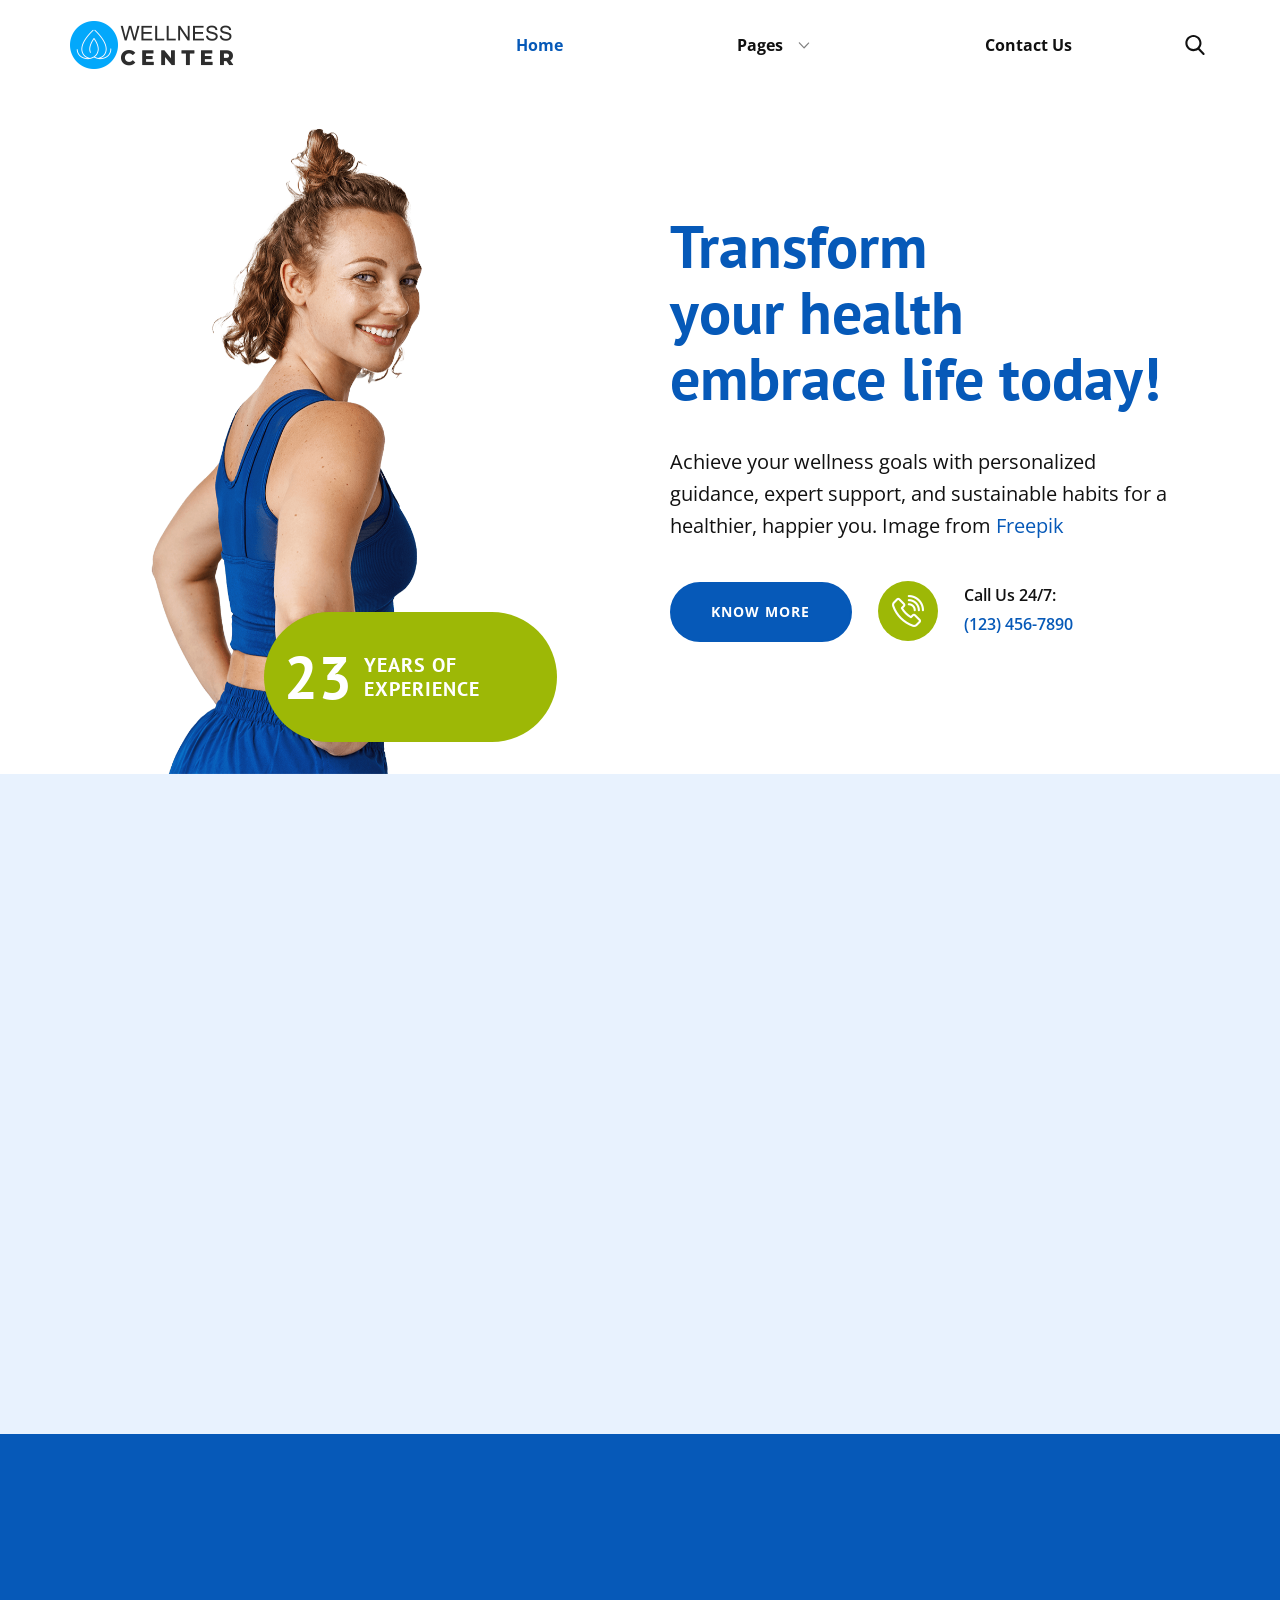
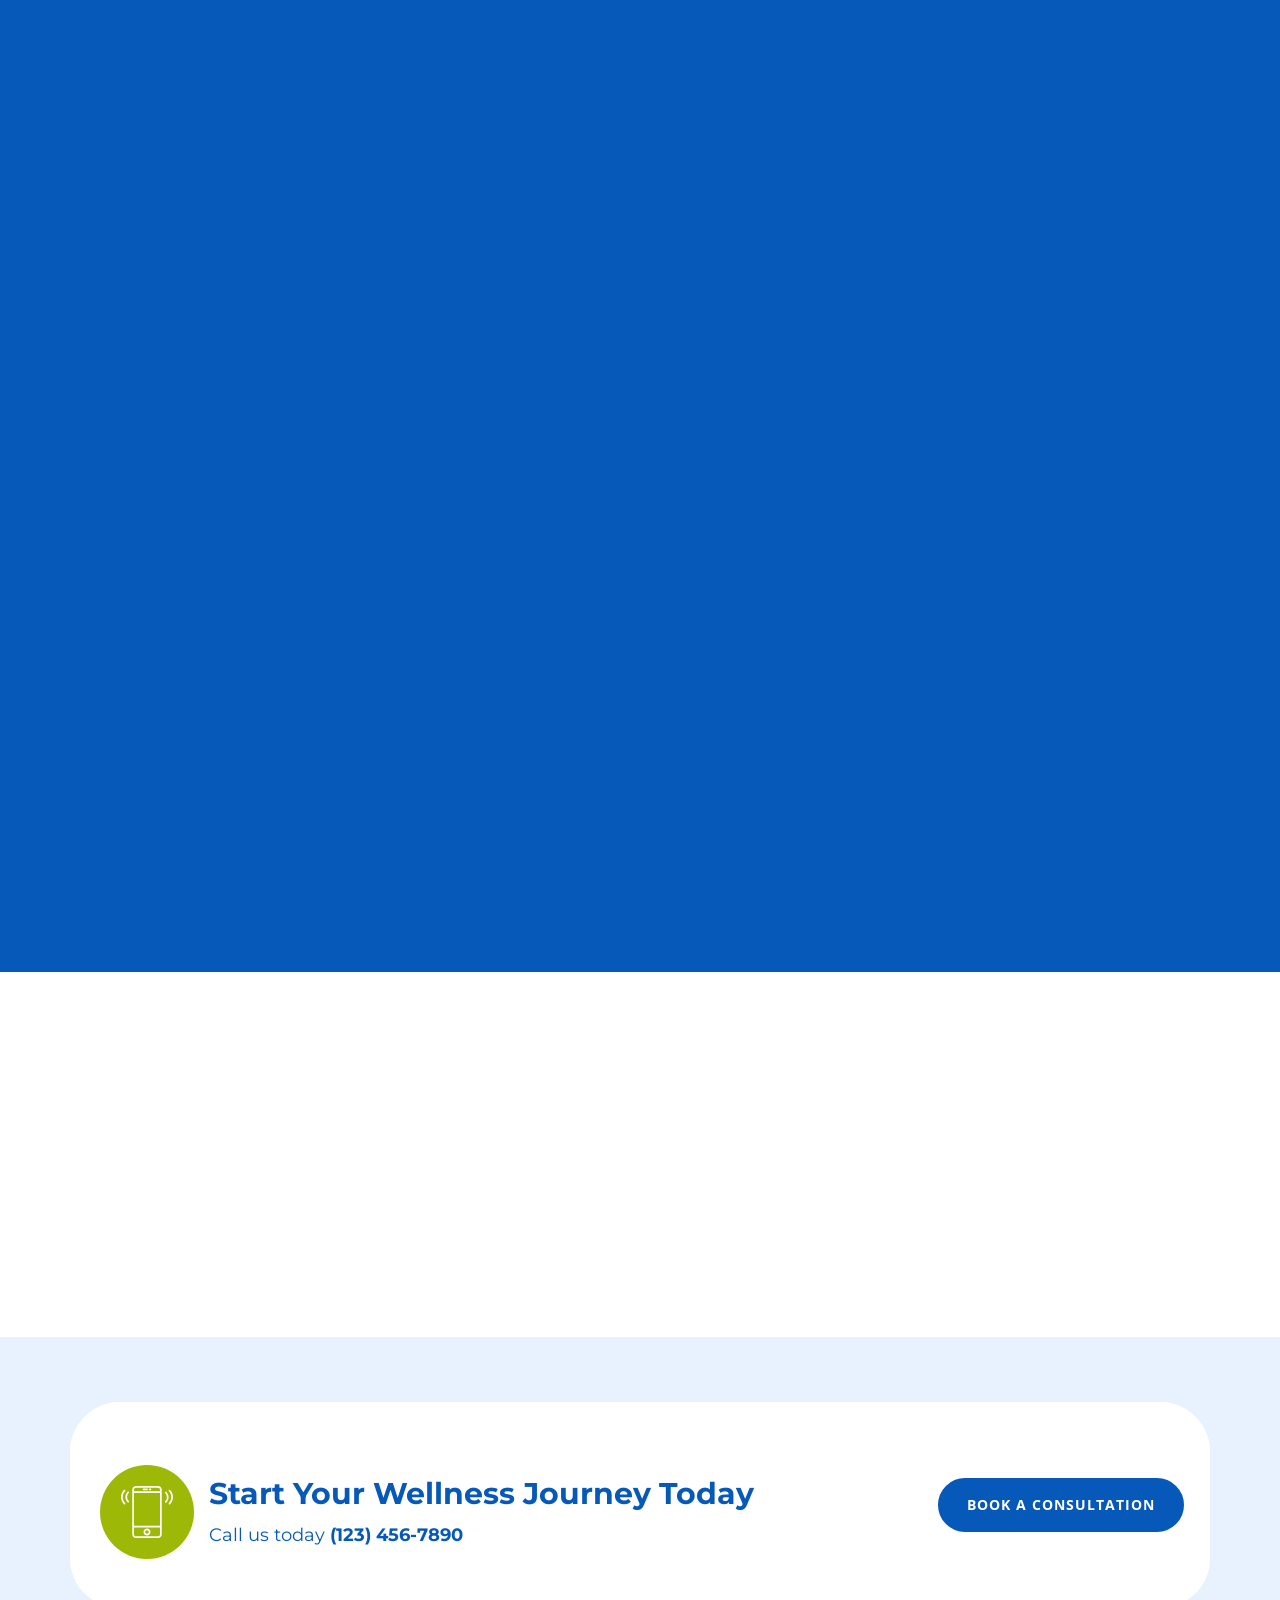
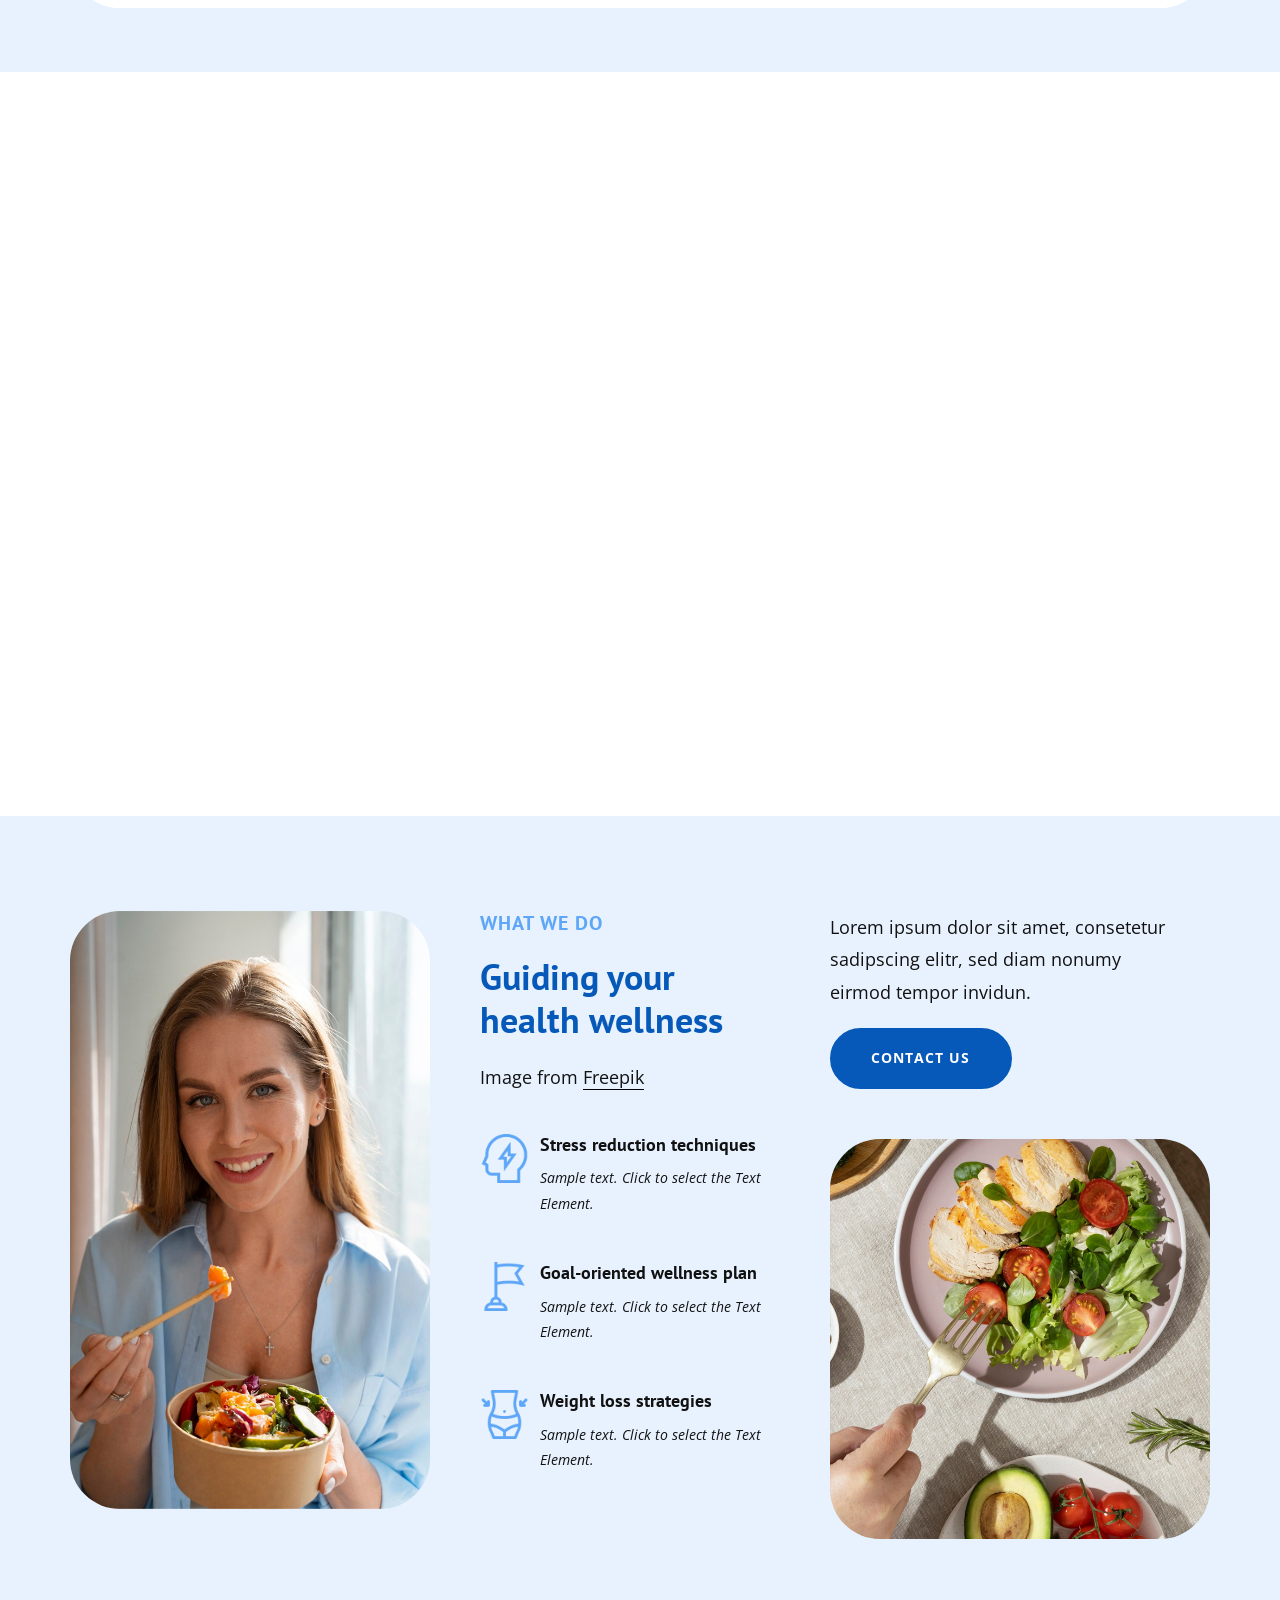
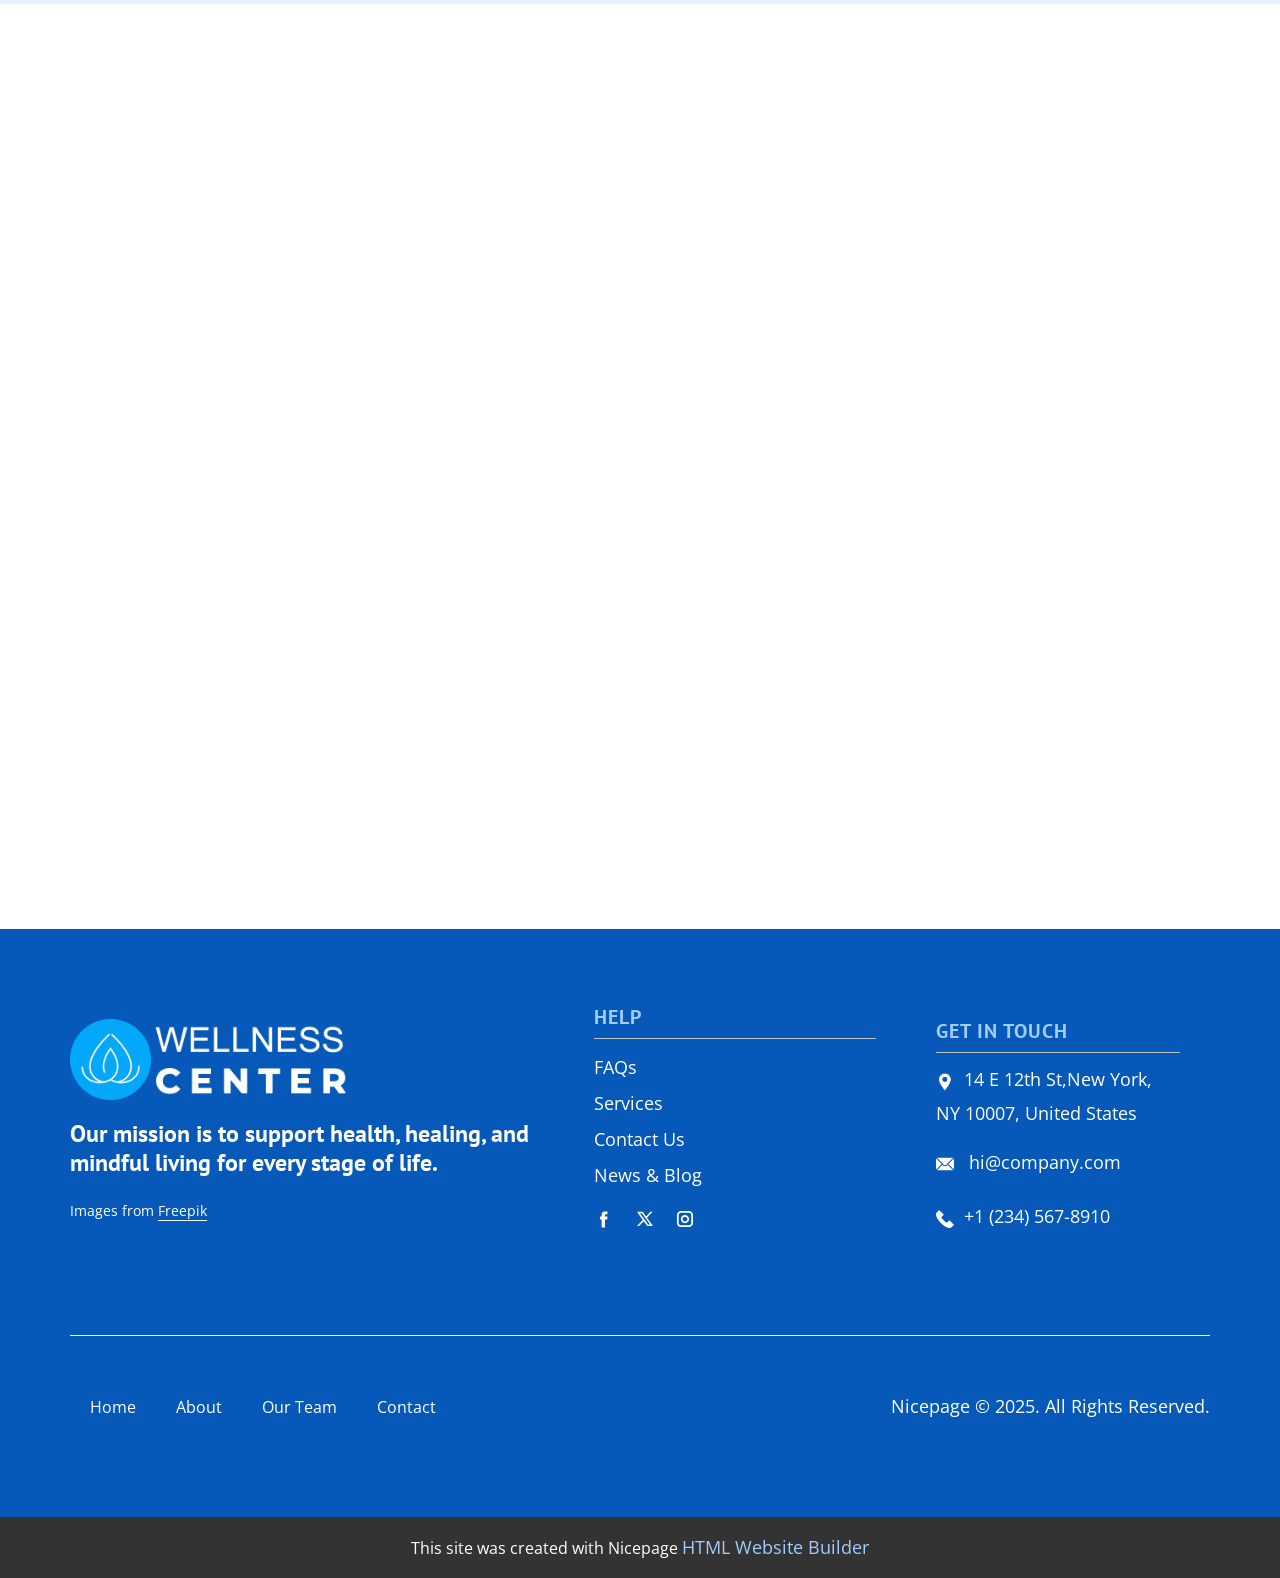
<file: index.html>
<!DOCTYPE html>
<html style="font-size: 16px;" lang="en"><head>
    <meta name="viewport" content="width=device-width, initial-scale=1.0">
    <meta charset="utf-8">
    <meta name="keywords" content="​Transform your&nbsp;health embrace life today!, ​Find Your Harmony and Health, Wellness Center, ​We provide&nbsp;services for you, ​Start Your Wellness Journey Today, ​Our Integrative Approach, ​Wellbeing workshops">
    <meta name="description" content="">
    <title>Home</title>
    <link rel="stylesheet" href="nicepage.css" media="screen">
<link rel="stylesheet" href="index.css" media="screen">
    <script class="u-script" type="text/javascript" src="jquery.js" defer=""></script>
    <script class="u-script" type="text/javascript" src="nicepage.js" defer=""></script>
    <meta name="generator" content="Nicepage 8.4.0, nicepage.com">
    
    
    
    
    
    
    
    
    
    
    <link id="u-page-google-font" rel="stylesheet" href="https://fonts.googleapis.com/css2?display=swap&amp;family=PT+Sans:ital,wght@0,400;0,700;1,400;1,700&amp;family=Open+Sans:ital,wght@0,300;0,400;0,500;0,600;0,700;0,800;1,300;1,400;1,500;1,600;1,700;1,800&amp;family=Montserrat:ital,wght@0,100;0,200;0,300;0,400;0,500;0,600;0,700;0,800;0,900;1,100;1,200;1,300;1,400;1,500;1,600;1,700;1,800;1,900">
    <script type="application/ld+json">{
		"@context": "http://schema.org",
		"@type": "Organization",
		"name": "",
		"logo": "images/logo-black.png",
		"sameAs": [
				"https://facebook.com/name",
				"https://twitter.com/name",
				"https://instagram.com/name"
		]
}</script>
    <meta name="theme-color" content="#0659b8">
    <meta name="twitter:site" content="@">
    <meta name="twitter:card" content="summary_large_image">
    <meta name="twitter:title" content="Home">
    <meta name="twitter:description" content="">
    <meta property="og:title" content="Home">
    <meta property="og:type" content="website">
  <meta data-intl-tel-input-cdn-path="intlTelInput/"></head>
  <body data-home-page="Home.html" data-home-page-title="Home" data-path-to-root="./" data-include-products="false" class="u-body u-clearfix u-xl-mode" data-lang="en"><header class="u-clearfix u-header u-header" id="header"><div class="u-clearfix u-sheet u-valign-middle u-valign-middle-xxl u-sheet-1">
        <a href="#" class="u-image u-logo u-image-1" data-image-width="656" data-image-height="192">
          <img src="images/logo-black.png" class="u-logo-image u-logo-image-1">
        </a>
        <nav class="u-dropdown-icon u-menu u-menu-dropdown u-offcanvas u-menu-1" role="navigation" aria-label="Menu navigation">
          <div class="menu-collapse" style="font-size: 1rem; letter-spacing: 0px; font-weight: 700;">
            <a class="u-button-style u-custom-left-right-menu-spacing u-custom-padding-bottom u-custom-text-hover-color u-custom-top-bottom-menu-spacing u-hamburger-link u-nav-link u-text-active-palette-1-base u-text-hover-palette-2-base" href="#" tabindex="-1" aria-label="Open menu" aria-controls="261f">
              <svg class="u-svg-link" viewBox="0 0 24 24"><use xlink:href="#menu-hamburger"></use></svg>
              <svg class="u-svg-content" version="1.1" id="menu-hamburger" viewBox="0 0 16 16" x="0px" y="0px" xmlns:xlink="http://www.w3.org/1999/xlink" xmlns="http://www.w3.org/2000/svg"><g><rect y="1" width="16" height="2"></rect><rect y="7" width="16" height="2"></rect><rect y="13" width="16" height="2"></rect>
</g></svg>
            </a>
          </div>
          <div class="u-custom-menu u-nav-container">
            <ul class="u-nav u-unstyled u-nav-1" role="menubar"><li role="none" class="u-nav-item"><a role="menuitem" class="u-button-style u-nav-link u-text-active-palette-1-base u-text-hover-palette-1-base u-nav-link-2" href="./">Home</a>
</li><li role="none" class="u-nav-item"><a tabindex="-1" role="menuitem" class="u-button-style u-nav-link u-text-active-palette-1-base u-text-hover-palette-1-base u-nav-link-2" aria-haspopup="true" aria-current="page">Pages</a><div class="u-nav-popup"><ul role="menu" class="u-h-spacing-20 u-nav u-unstyled u-v-spacing-10" aria-label="Pages menu"><li role="none" class="u-nav-item"><a role="menuitem" class="u-active-palette-1-base u-button-style u-grey-5 u-hover-palette-1-base u-nav-link" href="About.html">About Us</a>
</li><li role="none" class="u-nav-item"><a tabindex="-1" role="menuitem" class="u-active-palette-1-base u-button-style u-grey-5 u-hover-palette-1-base u-nav-link" href="#">Our Team</a>
</li><li role="none" class="u-nav-item"><a role="menuitem" class="u-active-palette-1-base u-button-style u-grey-5 u-hover-palette-1-base u-nav-link" href="FAQ-Page.html">FAQ</a>
</li></ul>
</div>
</li><li role="none" class="u-nav-item"><a tabindex="-1" role="menuitem" class="u-button-style u-nav-link u-text-active-palette-1-base u-text-hover-palette-1-base u-nav-link-2" href="#">Contact Us</a>
</li></ul>
          </div>
          <div class="u-custom-menu u-nav-container-collapse" id="261f" role="region" aria-label="Menu panel">
            <div class="u-black u-container-style u-inner-container-layout u-opacity u-opacity-95 u-sidenav">
              <div class="u-inner-container-layout u-sidenav-overflow">
                <div class="u-menu-close" tabindex="-1" aria-label="Close menu"></div>
                <ul class="u-align-center u-nav u-popupmenu-items u-unstyled u-nav-3" role="menubar"><li role="none" class="u-nav-item"><a role="menuitem" class="u-button-style u-nav-link" href="./">Home</a>
</li><li role="none" class="u-nav-item"><a tabindex="-1" role="menuitem" class="u-button-style u-nav-link" aria-haspopup="true" aria-current="page">Pages</a><div class="u-nav-popup"><ul role="menu" class="u-h-spacing-20 u-nav u-unstyled u-v-spacing-10" aria-label="Pages menu"><li role="none" class="u-nav-item"><a role="menuitem" class="u-button-style u-nav-link" href="About.html">About Us</a>
</li><li role="none" class="u-nav-item"><a tabindex="-1" role="menuitem" class="u-button-style u-nav-link" href="#">Our Team</a>
</li><li role="none" class="u-nav-item"><a role="menuitem" class="u-button-style u-nav-link" href="FAQ-Page.html">FAQ</a>
</li></ul>
</div>
</li><li role="none" class="u-nav-item"><a tabindex="-1" role="menuitem" class="u-button-style u-nav-link" href="#">Contact Us</a>
</li></ul>
              </div>
            </div>
            <div class="u-black u-menu-overlay u-opacity u-opacity-70"></div>
          </div>
        </nav>
        <form action="#" class="u-search u-search-layout-icon u-search-left u-search-1" data-search-token="no-license" data-href="search/search.html" data-page-id="992012222">
          <div class="u-search-overlay"></div>
          <button class="u-search-button" type="submit"><span class="u-search-icon u-search-icon-1">
              <svg class="u-svg-link" preserveAspectRatio="xMidYMin slice" viewBox="0 0 56.966 56.966"><use xlink:href="#svg-8e85"></use></svg>
              <svg xmlns="http://www.w3.org/2000/svg" xmlns:xlink="http://www.w3.org/1999/xlink" version="1.1" id="svg-8e85" x="0px" y="0px" viewBox="0 0 56.966 56.966" style="enable-background:new 0 0 56.966 56.966;" xml:space="preserve" class="u-svg-content"><path d="M55.146,51.887L41.588,37.786c3.486-4.144,5.396-9.358,5.396-14.786c0-12.682-10.318-23-23-23s-23,10.318-23,23  s10.318,23,23,23c4.761,0,9.298-1.436,13.177-4.162l13.661,14.208c0.571,0.593,1.339,0.92,2.162,0.92  c0.779,0,1.518-0.297,2.079-0.837C56.255,54.982,56.293,53.08,55.146,51.887z M23.984,6c9.374,0,17,7.626,17,17s-7.626,17-17,17  s-17-7.626-17-17S14.61,6,23.984,6z"></path></svg></span>
          </button>
          <input class="u-search-input" type="search" name="search" value="" placeholder="Search">
        </form>
      </div></header>
    <section class="u-clearfix u-valign-bottom-lg u-valign-bottom-md u-valign-bottom-sm u-valign-bottom-xs u-white u-section-1" id="block-1">
      <div class="u-clearfix u-sheet u-valign-middle u-sheet-1">
        <div class="data-layout-selected u-clearfix u-expanded-width u-layout-wrap u-layout-wrap-1">
          <div class="u-layout">
            <div class="u-layout-row">
              <div class="u-container-align-center-md u-container-align-center-sm u-container-style u-layout-cell u-size-29-lg u-size-30-xl u-size-60-md u-size-60-sm u-size-60-xs u-layout-cell-1">
                <div class="u-container-layout u-valign-bottom-sm u-valign-bottom-xl u-container-layout-1">
                  <img class="u-image u-image-default u-image-1" src="images/althy-sportswoman-turn-back-looking-put-hands-waist-smiling-with-confidence-doing-exercises-sportswear-white-background-min.png" alt="" data-image-width="800" data-image-height="1310" data-animation-name="customAnimationIn" data-animation-duration="1500" data-animation-delay="0">
                  <div class="custom-expanded u-container-align-center u-container-style u-group u-palette-2-base u-radius u-shape-round u-group-1" data-animation-name="customAnimationIn" data-animation-duration="1000" data-animation-delay="500">
                    <div class="u-container-layout u-valign-middle u-container-layout-2">
                      <h3 class="u-align-center u-text u-text-default u-text-1" data-animation-name="counter" data-animation-event="scroll" data-animation-duration="3000">25</h3>
                      <h5 class="u-align-left u-text u-text-body-alt-color u-text-2">Years of Experience</h5>
                    </div>
                  </div>
                </div>
              </div>
              <div class="u-container-align-left-lg u-container-align-left-md u-container-align-left-xl u-container-align-left-xs u-container-style u-layout-cell u-size-30-xl u-size-31-lg u-size-60-md u-size-60-sm u-size-60-xs u-layout-cell-2" data-animation-name="customAnimationIn" data-animation-duration="1500" data-animation-delay="500">
                <div class="u-container-layout u-valign-middle-md u-valign-middle-sm u-valign-middle-xl u-valign-middle-xs u-container-layout-3">
                  <h2 class="u-align-left u-text u-text-3"> Transform your&nbsp;health embrace life today!</h2>
                  <p class="u-align-left u-large-text u-text u-text-variant u-text-4"> Achieve your wellness goals with personalized guidance, expert support, and sustainable habits for a healthier, happier you. Image from <a href="https://www.freepik.com/" class="u-active-none u-border-none u-btn u-button-link u-button-style u-hover-none u-none u-text-palette-1-base u-btn-1">Freepik</a>
                  </p>
                  <a href="" class="u-active-white u-align-left u-border-2 u-border-active-palette-2-base u-border-hover-palette-2-base u-border-palette-1-base u-btn u-btn-round u-button-style u-hover-white u-palette-1-base u-radius u-btn-2">Know More</a>
                  <div class="custom-expanded u-container-align-left u-container-style u-group u-shape-rectangle u-group-2">
                    <div class="u-container-layout u-valign-top-md u-valign-top-sm u-valign-top-xl u-container-layout-4"><span class="u-align-left u-file-icon u-icon u-icon-circle u-palette-2-base u-text-white u-icon-1"><img src="images/327589-e2ced6db.png" alt=""></span>
                      <p class="u-align-left u-text u-text-5">Call Us 24/7:<br>
                        <a href="tel:+12345678910" class="u-active-none u-border-none u-btn u-button-link u-button-style u-hover-none u-none u-text-palette-1-base u-btn-3"> (123) 456-7890</a>
                      </p>
                    </div>
                  </div>
                </div>
              </div>
            </div>
          </div>
        </div>
      </div>
    </section>
    <section class="u-clearfix u-container-align-center u-palette-1-light-3 u-section-2" id="block-2">
      <div class="u-clearfix u-sheet u-valign-middle u-sheet-1">
        <h6 class="u-align-center u-text u-text-default u-text-1" data-animation-name="customAnimationIn" data-animation-duration="700" data-animation-delay="0">What we offer<span style="font-weight: 400;"><span style="font-weight: 700;"><span style="font-weight: 400;"></span></span></span>
        </h6>
        <h2 class="u-align-center u-text u-text-default u-text-2" data-animation-name="customAnimationIn" data-animation-duration="700" data-animation-delay="0"> Find Your Harmony and Health</h2>
        <div class="u-expanded-width u-list u-list-1">
          <div class="u-repeater u-repeater-1">
            <div class="u-container-align-center-sm u-container-align-center-xs u-container-align-left-lg u-container-align-left-md u-container-align-left-xl u-container-style u-list-item u-radius u-repeater-item u-shape-round u-white u-list-item-1" data-animation-name="flipIn" data-animation-duration="1500" data-animation-direction="X" data-animation-delay="500">
              <div class="u-container-layout u-similar-container u-valign-top u-container-layout-1">
                <img class="u-image u-image-contain u-image-default u-opacity u-opacity-80 u-preserve-proportions u-image-1" src="images/shape-5.png" alt="" data-image-width="300" data-image-height="300"><span class="u-align-center-sm u-align-center-xs u-align-left-lg u-align-left-md u-align-left-xl u-file-icon u-icon u-text-palette-1-base u-icon-1"><img src="images/4646037-6ae375c7.png" alt=""></span>
                <h5 class="u-align-center-sm u-align-center-xs u-align-left-lg u-align-left-md u-align-left-xl u-text u-text-3">Meditation</h5>
                <p class="u-align-center-sm u-align-center-xs u-align-left-lg u-align-left-md u-align-left-xl u-text u-text-4"> Ut enim ad minim veniam, quis nostrud exercitation ullamco laboris</p>
                <a href="#" class="u-align-center-sm u-align-center-xs u-align-left-lg u-align-left-md u-align-left-xl u-border-1 u-border-active-grey-50 u-border-hover-grey-50 u-border-no-left u-border-no-right u-border-no-top u-border-palette-1-base u-btn u-button-style u-none u-text-active-grey-50 u-text-body-color u-text-hover-grey-50 u-btn-1" data-animation-name="" data-animation-duration="0" data-animation-delay="0" data-animation-direction="">more</a>
              </div>
            </div>
            <div class="u-container-align-center-sm u-container-align-center-xs u-container-align-left-lg u-container-align-left-md u-container-align-left-xl u-container-style u-list-item u-radius u-repeater-item u-shape-round u-white u-list-item-2" data-animation-name="flipIn" data-animation-duration="1500" data-animation-direction="X" data-animation-delay="500">
              <div class="u-container-layout u-similar-container u-valign-top u-container-layout-2">
                <img class="u-image u-image-contain u-image-default u-opacity u-opacity-80 u-preserve-proportions u-image-2" src="images/shape-3.png" alt="" data-image-width="300" data-image-height="300"><span class="u-align-center-sm u-align-center-xs u-align-left-lg u-align-left-md u-align-left-xl u-file-icon u-icon u-text-palette-1-base u-icon-2"><img src="images/11063994-fa299133.png" alt=""></span>
                <h5 class="u-align-center-sm u-align-center-xs u-align-left-lg u-align-left-md u-align-left-xl u-text u-text-5">Aromatheraphy</h5>
                <p class="u-align-center-sm u-align-center-xs u-align-left-lg u-align-left-md u-align-left-xl u-text u-text-6"> Ut enim ad minim veniam, quis nostrud exercitation ullamco laboris</p>
                <a href="#" class="u-align-center-sm u-align-center-xs u-align-left-lg u-align-left-md u-align-left-xl u-border-1 u-border-active-grey-50 u-border-hover-grey-50 u-border-no-left u-border-no-right u-border-no-top u-border-palette-1-base u-btn u-button-style u-none u-text-active-grey-50 u-text-body-color u-text-hover-grey-50 u-btn-2" data-animation-name="" data-animation-duration="0" data-animation-delay="0" data-animation-direction="">more</a>
              </div>
            </div>
            <div class="u-container-align-center-sm u-container-align-center-xs u-container-align-left-lg u-container-align-left-md u-container-align-left-xl u-container-style u-list-item u-radius u-repeater-item u-shape-round u-white u-list-item-3" data-animation-name="flipIn" data-animation-duration="1500" data-animation-direction="X" data-animation-delay="500">
              <div class="u-container-layout u-similar-container u-valign-top u-container-layout-3">
                <img class="u-image u-image-contain u-image-default u-opacity u-opacity-80 u-preserve-proportions u-image-3" src="images/shape-2.png" alt="" data-image-width="300" data-image-height="300"><span class="u-align-center-sm u-align-center-xs u-align-left-lg u-align-left-md u-align-left-xl u-file-icon u-icon u-text-palette-1-base u-icon-3"><img src="images/4675436-3be33099.png" alt=""></span>
                <h5 class="u-align-center-sm u-align-center-xs u-align-left-lg u-align-left-md u-align-left-xl u-text u-text-7">Massage</h5>
                <p class="u-align-center-sm u-align-center-xs u-align-left-lg u-align-left-md u-align-left-xl u-text u-text-8"> Ut enim ad minim veniam, quis nostrud exercitation ullamco laboris</p>
                <a href="#" class="u-align-center-sm u-align-center-xs u-align-left-lg u-align-left-md u-align-left-xl u-border-1 u-border-active-grey-50 u-border-hover-grey-50 u-border-no-left u-border-no-right u-border-no-top u-border-palette-1-base u-btn u-button-style u-none u-text-active-grey-50 u-text-body-color u-text-hover-grey-50 u-btn-3" data-animation-name="" data-animation-duration="0" data-animation-delay="0" data-animation-direction="">more</a>
              </div>
            </div>
            <div class="u-container-align-center-sm u-container-align-center-xs u-container-align-left-lg u-container-align-left-md u-container-align-left-xl u-container-style u-list-item u-radius u-repeater-item u-shape-round u-white u-list-item-4" data-animation-name="flipIn" data-animation-duration="1500" data-animation-delay="500" data-animation-direction="X">
              <div class="u-container-layout u-similar-container u-valign-top u-container-layout-4">
                <img class="u-image u-image-contain u-image-default u-opacity u-opacity-80 u-preserve-proportions u-image-4" src="images/shape-6.png" alt="" data-image-width="300" data-image-height="300"><span class="u-align-center-sm u-align-center-xs u-align-left-lg u-align-left-md u-align-left-xl u-file-icon u-icon u-text-palette-1-base u-icon-4"><img src="images/6315999-f15aa268.png" alt=""></span>
                <h5 class="u-align-center-sm u-align-center-xs u-align-left-lg u-align-left-md u-align-left-xl u-text u-text-9">Pilates</h5>
                <p class="u-align-center-sm u-align-center-xs u-align-left-lg u-align-left-md u-align-left-xl u-text u-text-10"> Ut enim ad minim veniam, quis nostrud exercitation ullamco laboris</p>
                <a href="#" class="u-align-center-sm u-align-center-xs u-align-left-lg u-align-left-md u-align-left-xl u-border-1 u-border-active-grey-50 u-border-hover-grey-50 u-border-no-left u-border-no-right u-border-no-top u-border-palette-1-base u-btn u-button-style u-none u-text-active-grey-50 u-text-body-color u-text-hover-grey-50 u-btn-4" data-animation-name="" data-animation-duration="0" data-animation-delay="0" data-animation-direction="">more</a>
              </div>
            </div>
          </div>
        </div>
      </div>
    </section>
    <section class="u-clearfix u-container-align-center u-palette-1-base u-section-3" id="block-3">
      <div class="u-clearfix u-sheet u-valign-middle u-sheet-1">
        <div class="data-layout-selected u-clearfix u-expanded-width u-gutter-40 u-layout-wrap u-layout-wrap-1">
          <div class="u-layout">
            <div class="u-layout-row">
              <div class="u-size-30 u-size-60-md">
                <div class="u-layout-col">
                  <div class="u-size-40">
                    <div class="u-layout-row">
                      <div class="u-container-align-left u-container-style u-layout-cell u-size-60 u-layout-cell-1" data-animation-name="customAnimationIn" data-animation-duration="1000" data-animation-delay="0">
                        <div class="u-border-1 u-border-no-left u-border-no-right u-border-no-top u-border-palette-1-light-1 u-container-layout u-valign-top u-container-layout-1">
                          <h2 class="u-align-left u-text u-text-1">Wellness Center</h2>
                          <p class="u-align-left u-text u-text-2"> Some wellness practitioners believe their treatments can promote self-healing by improving the immune system and blood flow around the body, but there is no solid evidence to support this. Image from <a href="https://www.freepik.com/" class="u-active-none u-border-2 u-border-active-palette-1-light-2 u-border-hover-palette-1-light-2 u-border-no-left u-border-no-right u-border-no-top u-border-palette-1-light-2 u-btn u-button-link u-button-style u-hover-none u-none u-text-palette-1-light-2 u-btn-1">Freepik</a>
                          </p>
                        </div>
                      </div>
                    </div>
                  </div>
                  <div class="u-size-20">
                    <div class="u-layout-row">
                      <div class="u-container-align-left u-container-style u-layout-cell u-size-32 u-layout-cell-2" data-animation-name="customAnimationIn" data-animation-duration="1000" data-animation-delay="200">
                        <div class="u-border-2 u-border-no-bottom u-border-no-left u-border-no-top u-border-palette-1-light-1 u-container-layout u-valign-top u-container-layout-2">
                          <p class="u-align-left u-text u-text-default u-text-3">Sample text. Click to select the Text Element.</p>
                          <img class="custom-expanded u-align-left-xs u-image u-image-round u-radius u-image-1" src="images/12.jpg" data-image-width="696" data-image-height="696">
                        </div>
                      </div>
                      <div class="u-container-align-center u-container-style u-layout-cell u-size-28 u-layout-cell-3" data-animation-name="flipIn" data-animation-duration="1000" data-animation-delay="500" data-animation-direction="X">
                        <div class="u-container-layout u-valign-middle u-container-layout-3"><span class="u-align-center u-file-icon u-icon u-text-palette-1-light-2 u-icon-1"><img src="images/2102647-812790b3.png" alt=""></span>
                          <h3 class="u-align-center u-text u-text-4" data-animation-name="counter" data-animation-event="scroll" data-animation-duration="3000">10k</h3>
                          <h5 class="u-align-center u-text u-text-5">happy clients</h5>
                        </div>
                      </div>
                    </div>
                  </div>
                </div>
              </div>
              <div class="u-size-30 u-size-60-md">
                <div class="u-layout-col">
                  <div class="u-container-style u-layout-cell u-size-20 u-layout-cell-4" data-animation-name="customAnimationIn" data-animation-duration="1000" data-animation-delay="200">
                    <div class="u-container-layout u-container-layout-4">
                      <h4 class="u-text u-text-default u-text-6">Working Hours </h4>
                      <p class="u-text u-text-default u-text-7"><span style="font-weight: 700;"> Mon</span> – Fri: 9am to 7pm <br><span style="font-weight: 700;">Saturday:</span> 9am to 5pm <br>S<span style="font-weight: 700;">unday:</span> Closed
                      </p>
                    </div>
                  </div>
                  <div class="u-container-align-left u-container-style u-layout-cell u-size-40 u-layout-cell-5" data-animation-name="customAnimationIn" data-animation-duration="1000" data-animation-delay="500">
                    <div class="u-container-layout u-valign-bottom-lg u-valign-bottom-md u-valign-bottom-sm u-valign-bottom-xs u-valign-middle-xl u-container-layout-5">
                      <img class="u-expanded-width u-image u-image-round u-radius u-image-2" src="images/pilates.jpg" data-image-width="1200" data-image-height="799">
                    </div>
                  </div>
                </div>
              </div>
            </div>
          </div>
        </div>
      </div>
    </section>
    <section class="u-clearfix u-valign-top-lg u-valign-top-md u-section-4" id="block-4">
      
      
      
      
      <div class="custom-expanded u-container-align-center u-container-style u-expanded-width-lg u-expanded-width-xl u-group u-palette-1-base u-group-1">
        <div class="u-container-layout u-valign-top u-container-layout-1">
          <h2 class="u-align-center u-text u-text-body-alt-color u-text-default u-text-1" data-animation-name="fadeIn" data-animation-duration="1000" data-animation-delay="0"> We provide&nbsp;services for you</h2>
        </div>
      </div>
      
      
      
      
      
      
      <div class="u-expanded-width u-list u-list-1">
        <div class="u-repeater u-repeater-1">
          <div class="u-container-align-left-lg u-container-align-left-md u-container-align-left-xl u-container-style u-list-item u-repeater-item u-list-item-1" data-animation-name="customAnimationIn" data-animation-duration="1000" data-animation-delay="500">
            <div class="u-container-layout u-similar-container u-valign-bottom-lg u-valign-top-md u-valign-top-sm u-valign-top-xl u-valign-top-xs u-container-layout-2">
              <img class="u-expanded-width u-hover-feature u-image u-image-round u-radius u-image-1" src="images/11.jpg" alt="" data-image-width="674" data-image-height="1013">
            </div>
          </div>
          <div class="u-container-align-left-lg u-container-align-left-md u-container-align-left-xl u-container-style u-list-item u-repeater-item u-list-item-2" data-animation-name="customAnimationIn" data-animation-duration="1000" data-animation-delay="500">
            <div class="u-container-layout u-similar-container u-valign-bottom-lg u-valign-top-md u-valign-top-sm u-valign-top-xl u-valign-top-xs u-container-layout-3">
              <img class="u-expanded-width u-hover-feature u-image u-image-round u-radius u-image-2" src="images/01.jpg" alt="" data-image-width="800" data-image-height="1200">
            </div>
          </div>
          <div class="u-container-align-left-lg u-container-align-left-md u-container-align-left-xl u-container-style u-list-item u-repeater-item u-list-item-3" data-animation-name="customAnimationIn" data-animation-duration="1000" data-animation-delay="500">
            <div class="u-container-layout u-similar-container u-valign-bottom-lg u-valign-top-md u-valign-top-sm u-valign-top-xl u-valign-top-xs u-container-layout-4">
              <img class="u-expanded-width u-hover-feature u-image u-image-round u-radius u-image-3" src="images/03.jpg" alt="" data-image-width="800" data-image-height="1200">
            </div>
          </div>
          <div class="u-container-align-left-lg u-container-align-left-md u-container-align-left-xl u-container-style u-list-item u-repeater-item u-list-item-4" data-animation-name="customAnimationIn" data-animation-duration="1000" data-animation-delay="500">
            <div class="u-container-layout u-similar-container u-valign-bottom-lg u-valign-top-md u-valign-top-sm u-valign-top-xl u-valign-top-xs u-container-layout-5">
              <img class="u-expanded-width u-hover-feature u-image u-image-round u-radius u-image-4" src="images/02.jpg" alt="" data-image-width="800" data-image-height="1200">
            </div>
          </div>
        </div>
      </div>
      
      
      
      
      
      
      
    </section>
    <section class="u-clearfix u-container-align-center u-palette-1-light-3 u-section-5" id="block-5">
      <div class="u-clearfix u-sheet u-valign-middle u-sheet-1">
        <div class="data-layout-selected u-clearfix u-expanded-width u-layout-wrap u-radius u-white u-layout-wrap-1">
          <div class="u-layout">
            <div class="u-layout-row">
              <div class="u-align-left u-container-align-center-xs u-container-align-left u-container-style u-layout-cell u-radius u-shape-round u-size-39-lg u-size-43-xl u-size-60-md u-size-60-sm u-size-60-xs u-white u-layout-cell-1">
                <div class="u-container-layout u-valign-middle-lg u-valign-middle-md u-valign-middle-sm u-container-layout-1"><span class="u-align-center-xs u-icon u-icon-circle u-palette-2-base u-text-white u-icon-1"><svg class="u-svg-link" preserveAspectRatio="xMidYMin slice" viewBox="0 0 60 60" style=""><use xlink:href="#svg-e7af"></use></svg><svg class="u-svg-content" viewBox="0 0 60 60" x="0px" y="0px" id="svg-e7af" style="enable-background:new 0 0 60 60;"><g><path d="M42.595,0H17.405C14.977,0,13,1.977,13,4.405v51.189C13,58.023,14.977,60,17.405,60h25.189C45.023,60,47,58.023,47,55.595
		V4.405C47,1.977,45.023,0,42.595,0z M15,8h30v38H15V8z M17.405,2h25.189C43.921,2,45,3.079,45,4.405V6H15V4.405
		C15,3.079,16.079,2,17.405,2z M42.595,58H17.405C16.079,58,15,56.921,15,55.595V48h30v7.595C45,56.921,43.921,58,42.595,58z"></path><path d="M30,49c-2.206,0-4,1.794-4,4s1.794,4,4,4s4-1.794,4-4S32.206,49,30,49z M30,55c-1.103,0-2-0.897-2-2s0.897-2,2-2
		s2,0.897,2,2S31.103,55,30,55z"></path><path d="M26,5h4c0.553,0,1-0.447,1-1s-0.447-1-1-1h-4c-0.553,0-1,0.447-1,1S25.447,5,26,5z"></path><path d="M33,5h1c0.553,0,1-0.447,1-1s-0.447-1-1-1h-1c-0.553,0-1,0.447-1,1S32.447,5,33,5z"></path><path d="M56.612,4.569c-0.391-0.391-1.023-0.391-1.414,0s-0.391,1.023,0,1.414c3.736,3.736,3.736,9.815,0,13.552
		c-0.391,0.391-0.391,1.023,0,1.414c0.195,0.195,0.451,0.293,0.707,0.293s0.512-0.098,0.707-0.293
		C61.128,16.434,61.128,9.085,56.612,4.569z"></path><path d="M52.401,6.845c-0.391-0.391-1.023-0.391-1.414,0s-0.391,1.023,0,1.414c1.237,1.237,1.918,2.885,1.918,4.639
		s-0.681,3.401-1.918,4.638c-0.391,0.391-0.391,1.023,0,1.414c0.195,0.195,0.451,0.293,0.707,0.293s0.512-0.098,0.707-0.293
		c1.615-1.614,2.504-3.764,2.504-6.052S54.017,8.459,52.401,6.845z"></path><path d="M4.802,5.983c0.391-0.391,0.391-1.023,0-1.414s-1.023-0.391-1.414,0c-4.516,4.516-4.516,11.864,0,16.38
		c0.195,0.195,0.451,0.293,0.707,0.293s0.512-0.098,0.707-0.293c0.391-0.391,0.391-1.023,0-1.414
		C1.065,15.799,1.065,9.72,4.802,5.983z"></path><path d="M9.013,6.569c-0.391-0.391-1.023-0.391-1.414,0c-1.615,1.614-2.504,3.764-2.504,6.052s0.889,4.438,2.504,6.053
		c0.195,0.195,0.451,0.293,0.707,0.293s0.512-0.098,0.707-0.293c0.391-0.391,0.391-1.023,0-1.414
		c-1.237-1.237-1.918-2.885-1.918-4.639S7.775,9.22,9.013,7.983C9.403,7.593,9.403,6.96,9.013,6.569z"></path>
</g></svg></span>
                  <h2 class="u-align-center-xs u-custom-font u-font-montserrat u-text u-text-1"> Start Your Wellness Journey Today</h2>
                  <h6 class="u-align-center-xs u-custom-font u-font-montserrat u-text u-text-palette-1-dark-1 u-text-2"> Call us today <a href="tel:+12345678910" class="u-active-none u-border-none u-btn u-button-link u-button-style u-hover-none u-none u-text-palette-1-base u-btn-1"> (123) 456-7890</a>
                  </h6>
                </div>
              </div>
              <div class="u-align-center u-container-align-center u-container-align-center-lg u-container-align-center-md u-container-align-center-sm u-container-align-center-xs u-container-style u-layout-cell u-radius u-shape-round u-size-17-xl u-size-21-lg u-size-60-md u-size-60-sm u-size-60-xs u-white u-layout-cell-2">
                <div class="u-container-layout u-valign-middle-lg u-container-layout-2">
                  <a href="#" class="u-active-white u-align-center-lg u-align-center-md u-align-center-sm u-align-center-xs u-align-left-xl u-border-2 u-border-active-palette-2-base u-border-hover-palette-2-base u-border-palette-1-base u-btn u-btn-round u-button-style u-hover-white u-palette-1-base u-radius u-btn-2" data-animation-name="" data-animation-duration="0" data-animation-delay="0" data-animation-direction="">Book a consultation</a>
                </div>
              </div>
            </div>
          </div>
        </div>
      </div>
    </section>
    <section class="u-clearfix u-container-align-center u-section-6" id="block-6">
      <div class="u-clearfix u-sheet u-valign-middle u-sheet-1">
        <div class="data-layout-selected u-clearfix u-expanded-width u-layout-wrap u-layout-wrap-1">
          <div class="u-layout">
            <div class="u-layout-row">
              <div class="u-container-align-left u-container-style u-layout-cell u-shape-rectangle u-size-25-lg u-size-25-xl u-size-60-md u-size-60-sm u-size-60-xs u-layout-cell-1" data-animation-name="customAnimationIn" data-animation-duration="1000" data-animation-delay="200">
                <div class="u-border-1 u-border-no-bottom u-border-no-left u-border-no-top u-border-palette-1-light-2 u-container-layout u-valign-middle u-container-layout-1">
                  <h6 class="u-align-left u-text u-text-default u-text-1"> Our treatments</h6>
                  <h2 class="u-align-left u-text u-text-default u-text-2"> Our Integrative Approach</h2>
                  <p class="u-align-left u-text u-text-default u-text-3">We offer a holistic range of services—including Acupuncture, Moxibustion, Non-Insertion Acupuncture, Aromatherapy, Cupping, and more—carefully tailored to your unique need​s. Image from <a href="https://www.freepik.com/" class="u-active-none u-border-none u-btn u-button-link u-button-style u-hover-none u-none u-text-palette-1-base u-btn-1">Freepik</a>
                  </p>
                  <a href="" class="u-active-white u-align-left u-border-2 u-border-active-palette-2-base u-border-hover-palette-2-base u-border-palette-1-base u-btn u-btn-round u-button-style u-hover-white u-palette-1-base u-radius u-btn-2">all healing treatments</a>
                </div>
              </div>
              <div class="u-container-align-center-xs u-container-align-left-lg u-container-align-left-md u-container-align-left-sm u-container-align-left-xl u-container-style u-layout-cell u-size-35-lg u-size-35-xl u-size-60-md u-size-60-sm u-size-60-xs u-layout-cell-2">
                <div class="u-container-layout u-valign-middle u-container-layout-2">
                  <div class="u-expanded-width u-list u-list-1">
                    <div class="u-repeater u-repeater-1">
                      <div class="u-container-align-center u-container-style u-image u-image-round u-list-item u-radius u-repeater-item u-shading u-image-1" data-image-width="1000" data-image-height="665" data-animation-name="customAnimationIn" data-animation-duration="1500" data-animation-delay="500">
                        <div class="u-container-layout u-similar-container u-valign-middle u-container-layout-3">
                          <h4 class="u-align-center u-text u-text-default u-text-4"> Acupuncture</h4>
                        </div>
                      </div>
                      <div class="u-container-align-center u-container-style u-image u-image-round u-list-item u-radius u-repeater-item u-shading u-image-2" data-image-width="1000" data-image-height="665" data-animation-name="customAnimationIn" data-animation-duration="1500" data-animation-delay="500">
                        <div class="u-container-layout u-similar-container u-valign-middle u-container-layout-4">
                          <h4 class="u-align-center u-text u-text-default u-text-5"> Moxibustion</h4>
                        </div>
                      </div>
                      <div class="u-container-align-center u-container-style u-image u-image-round u-list-item u-radius u-repeater-item u-shading u-image-3" data-animation-name="customAnimationIn" data-animation-duration="1500" data-animation-delay="500">
                        <div class="u-container-layout u-similar-container u-valign-middle u-container-layout-5">
                          <h4 class="u-align-center u-text u-text-default u-text-6"> Acupressure</h4>
                        </div>
                      </div>
                      <div class="u-container-align-center u-container-style u-image u-image-round u-list-item u-radius u-repeater-item u-shading u-image-4" data-image-width="1000" data-image-height="665" data-animation-name="customAnimationIn" data-animation-duration="1500" data-animation-delay="500">
                        <div class="u-container-layout u-similar-container u-valign-middle u-container-layout-6">
                          <h4 class="u-align-center u-text u-text-default u-text-7"> Massage</h4>
                        </div>
                      </div>
                      <div class="u-container-align-center u-container-style u-image u-image-round u-list-item u-radius u-repeater-item u-shading u-image-5" data-image-width="1000" data-image-height="665" data-animation-name="customAnimationIn" data-animation-duration="1500" data-animation-delay="500">
                        <div class="u-container-layout u-similar-container u-valign-middle u-container-layout-7">
                          <h4 class="u-align-center u-text u-text-default u-text-8"> Herbal Medicine</h4>
                        </div>
                      </div>
                      <div class="u-container-align-center u-container-style u-image u-image-round u-list-item u-radius u-repeater-item u-shading u-image-6" data-animation-name="customAnimationIn" data-animation-duration="1500" data-animation-delay="500">
                        <div class="u-container-layout u-similar-container u-valign-middle u-container-layout-8">
                          <h4 class="u-align-center u-text u-text-default u-text-9"> Reflexology</h4>
                        </div>
                      </div>
                    </div>
                  </div>
                </div>
              </div>
            </div>
          </div>
        </div>
      </div>
    </section>
    <section class="u-clearfix u-container-align-center u-palette-1-light-3 u-section-7" id="block-7">
      <div class="u-clearfix u-sheet u-valign-middle u-sheet-1">
        <div class="data-layout-selected u-clearfix u-expanded-width u-layout-wrap u-layout-wrap-1">
          <div class="u-gutter-0 u-layout">
            <div class="u-layout-row">
              <div class="u-size-20 u-size-30-md">
                <div class="u-layout-col">
                  <div class="u-container-align-left u-container-style u-layout-cell u-shape-rectangle u-size-60 u-layout-cell-1">
                    <div class="u-container-layout u-valign-top u-container-layout-1">
                      <img class="u-expanded-width u-image u-image-round u-radius u-image-1" src="images/woman.jpg" data-image-width="700" data-image-height="1058">
                    </div>
                  </div>
                </div>
              </div>
              <div class="u-size-20 u-size-30-md">
                <div class="u-layout-col">
                  <div class="u-align-left u-container-align-left u-container-style u-layout-cell u-shape-rectangle u-size-60 u-layout-cell-2">
                    <div class="u-container-layout u-valign-top-lg u-valign-top-xl u-container-layout-2">
                      <h5 class="u-align-left u-text u-text-default u-text-palette-1-light-1 u-text-1">What We Do</h5>
                      <h3 class="u-align-left u-text u-text-palette-1-base u-text-2"> Guiding your <br>health wellness
                      </h3>
                      <p class="u-align-left u-text u-text-default u-text-3">Image from&nbsp;<a href="https://www.freepik.com/photos/eco" class="u-border-1 u-border-active-palette-2-base u-border-black u-border-hover-palette-2-base u-border-no-left u-border-no-right u-border-no-top u-bottom-left-radius-0 u-bottom-right-radius-0 u-btn u-button-link u-button-style u-none u-radius-0 u-text-body-color u-top-left-radius-0 u-top-right-radius-0 u-btn-1" target="_blank">Freepik</a>
                      </p>
                      <div class="u-expanded-width u-list u-list-1">
                        <div class="u-repeater u-repeater-1">
                          <div class="u-container-style u-list-item u-repeater-item">
                            <div class="u-container-layout u-similar-container u-valign-bottom-lg u-container-layout-3"><span class="u-file-icon u-icon u-text-palette-1-light-1 u-icon-1"><img src="images/6414118-de6c1b3d.png" alt=""></span>
                              <h4 class="u-text u-text-4"> Stress reduction techniques </h4>
                              <p class="u-text u-text-5">Sample text. Click to select the Text Element.</p>
                            </div>
                          </div>
                          <div class="u-container-style u-list-item u-repeater-item">
                            <div class="u-container-layout u-similar-container u-valign-bottom-lg u-container-layout-4"><span class="u-file-icon u-icon u-text-palette-1-light-1 u-icon-2"><img src="images/4127786-16f943fd.png" alt=""></span>
                              <h4 class="u-text u-text-6"> Goal-oriented wellness plan </h4>
                              <p class="u-text u-text-7">Sample text. Click to select the Text Element.</p>
                            </div>
                          </div>
                          <div class="u-container-style u-list-item u-repeater-item">
                            <div class="u-container-layout u-similar-container u-valign-bottom-lg u-container-layout-5"><span class="u-file-icon u-icon u-text-palette-1-light-1 u-icon-3"><img src="images/7206235-699421a7.png" alt=""></span>
                              <h4 class="u-text u-text-8"> Weight loss strategies </h4>
                              <p class="u-text u-text-9">Sample text. Click to select the Text Element.</p>
                            </div>
                          </div>
                        </div>
                      </div>
                    </div>
                  </div>
                </div>
              </div>
              <div class="u-size-20 u-size-60-md">
                <div class="u-layout-col">
                  <div class="u-container-align-left u-container-style u-layout-cell u-shape-rectangle u-size-30 u-layout-cell-3">
                    <div class="u-container-layout u-valign-top u-container-layout-6">
                      <p class="u-align-left u-text u-text-default u-text-10"> Lorem ipsum dolor sit amet, consetetur sadipscing elitr, sed diam nonumy eirmod tempor invidun.</p>
                      <a href="" class="u-active-palette-1-light-3 u-align-left u-border-2 u-border-active-palette-2-base u-border-hover-palette-2-base u-border-palette-1-base u-btn u-btn-round u-button-style u-hover-palette-1-light-3 u-palette-1-base u-radius u-btn-2">Contact Us</a>
                    </div>
                  </div>
                  <div class="u-container-align-left u-container-style u-layout-cell u-shape-rectangle u-size-30 u-layout-cell-4">
                    <div class="u-container-layout u-valign-bottom-sm u-valign-bottom-xl u-valign-bottom-xs u-valign-top-md u-container-layout-7">
                      <img class="u-expanded-width u-image u-image-round u-radius u-image-2" src="images/13.jpg" data-image-width="700" data-image-height="954">
                    </div>
                  </div>
                </div>
              </div>
            </div>
          </div>
        </div>
      </div>
    </section>
    <section class="u-clearfix u-container-align-center-lg u-container-align-center-md u-container-align-center-xl u-container-align-left-sm u-container-align-left-xs u-white u-section-8" id="block-8">
      <div class="u-clearfix u-sheet u-valign-middle-sm u-valign-middle-xl u-valign-middle-xs u-sheet-1">
        <h2 class="u-align-center-lg u-align-center-md u-align-center-xl u-align-left-sm u-align-left-xs u-text u-text-default u-text-1" data-animation-name="customAnimationIn" data-animation-duration="1500" data-animation-delay="0"> Wellbeing workshops</h2>
        <div class="data-layout-selected u-clearfix u-expanded-width u-layout-wrap u-layout-wrap-1">
          <div class="u-layout">
            <div class="u-layout-row">
              <div class="u-container-align-left u-container-style u-layout-cell u-shape-rectangle u-size-27-lg u-size-27-xl u-size-60-md u-size-60-sm u-size-60-xs u-layout-cell-1" data-animation-name="customAnimationIn" data-animation-duration="1500" data-animation-delay="500">
                <div class="u-container-layout u-valign-middle u-container-layout-1">
                  <h4 class="u-align-left u-text u-text-palette-1-base u-text-2"> 1. ​Introduction to Holistic Wellness</h4>
                  <p class="u-align-left u-text u-text-3"> Duis aute irure dolor in reprehenderit in voluptate velit esse cillum dolore eu fugiat nulla pariatur. </p>
                  <h4 class="u-align-left u-text u-text-palette-1-base u-text-4"> 2. ​​​Moxibustion Therapy</h4>
                  <p class="u-align-left u-text u-text-5"> Duis aute irure dolor in reprehenderit in voluptate velit esse cillum dolore eu fugiat nulla pariatur. </p>
                  <h4 class="u-align-left u-text u-text-palette-1-base u-text-6"> 3. ​​Aromatherapy Session</h4>
                  <p class="u-align-left u-text u-text-7"> Duis aute irure dolor in reprehenderit in voluptate velit esse cillum dolore eu fugiat nulla pariatur. </p>
                  <h4 class="u-align-left u-text u-text-palette-1-base u-text-8">4. ​​​Personalized Wellness Plans</h4>
                  <p class="u-align-left u-text u-text-9"> Duis aute irure dolor in reprehenderit in voluptate velit esse cillum dolore eu fugiat nulla pariatur. </p>
                  <p class="u-align-left u-text u-text-10">Image from <a href="https://www.freepik.com" class="u-active-none u-border-1 u-border-active-palette-1-base u-border-black u-border-hover-palette-1-base u-border-no-left u-border-no-right u-border-no-top u-bottom-left-radius-0 u-bottom-right-radius-0 u-btn u-button-link u-button-style u-hover-none u-none u-radius-0 u-text-body-color u-top-left-radius-0 u-top-right-radius-0 u-btn-1" target="_blank">Freepik</a>
                  </p>
                </div>
              </div>
              <div class="u-container-align-left u-container-style u-layout-cell u-shape-rectangle u-size-33-lg u-size-33-xl u-size-60-md u-size-60-sm u-size-60-xs u-layout-cell-2" data-animation-name="customAnimationIn" data-animation-duration="1500" data-animation-delay="500">
                <div class="u-container-layout u-valign-middle-md u-valign-top-lg u-valign-top-sm u-valign-top-xl u-valign-top-xs u-container-layout-2">
                  <img class="u-expanded-width-lg u-expanded-width-sm u-expanded-width-xl u-expanded-width-xs u-image u-image-round u-radius u-image-1" src="images/14.jpg" alt="" data-image-width="1100" data-image-height="1650" data-animation-name="flipIn" data-animation-duration="1500" data-animation-delay="0" data-animation-direction="X">
                </div>
              </div>
            </div>
          </div>
        </div>
      </div>
    </section>
    
    
    
    <footer class="u-align-center-sm u-align-center-xs u-clearfix u-container-align-center u-footer u-palette-1-base" id="footer"><div class="u-clearfix u-sheet u-valign-middle u-sheet-1">
        <div class="data-layout-selected u-clearfix u-expanded-width u-layout-wrap u-layout-wrap-1">
          <div class="u-gutter-0 u-layout">
            <div class="u-layout-row">
              <div class="u-container-align-left u-container-style u-layout-cell u-shape-rectangle u-size-26-lg u-size-26-xl u-size-26-xxl u-size-40-md u-size-40-sm u-size-40-xs u-layout-cell-1">
                <div class="u-container-layout u-valign-top u-container-layout-1">
                  <a href="" class="u-image u-logo u-image-1" data-image-width="656" data-image-height="192">
                    <img src="images/logo-white-1.png" class="u-logo-image u-logo-image-1">
                  </a>
                  <h4 class="u-align-left u-text u-text-default u-text-1"> Our mission is to support health, healing, and mindful living for every stage of life.</h4>
                  <p class="u-align-left u-text u-text-2">Images from <a href="https://www.freepik.com/" class="u-active-none u-border-1 u-border-active-palette-1-base u-border-hover-palette-1-base u-border-no-left u-border-no-right u-border-no-top u-border-white u-btn u-button-link u-button-style u-hover-none u-none u-text-body-alt-color u-btn-1" target="_blank" data-animation-name="" data-animation-duration="0" data-animation-delay="0" data-animation-direction="">Freepik</a>
                  </p>
                </div>
              </div>
              <div class="u-container-style u-layout-cell u-shape-rectangle u-size-18-lg u-size-18-xl u-size-18-xxl u-size-20-md u-size-20-sm u-size-20-xs u-layout-cell-2">
                <div class="u-container-layout u-valign-top u-container-layout-2">
                  <h5 class="u-align-left u-text u-text-3"> Help</h5>
                  <div class="u-align-left u-border-1 u-border-grey-25 u-border-no-bottom u-border-no-left u-expanded-width u-line u-line-horizontal u-line-1"></div>
                  <p class="u-align-left u-text u-text-4">
                    <a href="#" class="u-active-none u-border-1 u-border-active-white u-border-hover-white u-border-no-left u-border-no-right u-border-no-top u-btn u-button-link u-button-style u-hover-none u-none u-text-active-grey-10 u-text-body-alt-color u-text-hover-grey-10 u-btn-2" title="#" data-animation-name="" data-animation-duration="0" data-animation-delay="0" data-animation-direction=""> FAQs</a>
                    <a href="#" class="u-active-none u-border-1 u-border-active-white u-border-hover-white u-border-no-left u-border-no-right u-border-no-top u-btn u-button-link u-button-style u-hover-none u-none u-text-active-grey-10 u-text-body-alt-color u-text-hover-grey-10 u-btn-3" title="#" data-animation-name="" data-animation-duration="0" data-animation-delay="0" data-animation-direction="">
                      <br>Services
                    </a>
                    <br>
                    <a href="#" class="u-active-none u-border-1 u-border-active-white u-border-hover-white u-border-no-left u-border-no-right u-border-no-top u-btn u-button-link u-button-style u-hover-none u-none u-text-active-grey-10 u-text-body-alt-color u-text-hover-grey-10 u-btn-4" title="#" data-animation-name="" data-animation-duration="0" data-animation-delay="0" data-animation-direction=""> Contact Us<br>
                    </a>
                    <a href="#" class="u-active-none u-border-1 u-border-active-white u-border-hover-white u-border-no-left u-border-no-right u-border-no-top u-btn u-button-link u-button-style u-hover-none u-none u-text-active-grey-10 u-text-body-alt-color u-text-hover-grey-10 u-btn-5" data-animation-name="" data-animation-duration="0" data-animation-delay="0" data-animation-direction=""> News &amp; Blog</a>
                    <br>
                  </p>
                  <div class="u-social-icons u-social-icons-1">
                    <a class="u-social-url" title="facebook" target="_blank" href="https://facebook.com/name"><span class="u-icon u-social-facebook u-social-icon u-text-white u-icon-1"><svg class="u-svg-link" preserveAspectRatio="xMidYMin slice" viewBox="0 0 112 112" style=""><use xlink:href="#svg-58df"></use></svg><svg class="u-svg-content" viewBox="0 0 112 112" x="0" y="0" id="svg-58df"><path fill="currentColor" d="M75.5,28.8H65.4c-1.5,0-4,0.9-4,4.3v9.4h13.9l-1.5,15.8H61.4v45.1H42.8V58.3h-8.8V42.4h8.8V32.2
c0-7.4,3.4-18.8,18.8-18.8h13.8v15.4H75.5z"></path></svg></span>
                    </a>
                    <a class="u-social-url" title="twitter" target="_blank" href="https://twitter.com/name"><span class="u-icon u-social-icon u-social-twitter u-text-white u-icon-2"><svg class="u-svg-link" preserveAspectRatio="xMidYMin slice" viewBox="0 0 112.2 112.2" style=""><use xlink:href="#svg-e10a"></use></svg><svg class="u-svg-content" viewBox="0 0 112.2 112.2" x="0px" y="0px" id="svg-e10a"><path d="M67.1,49.1L98.6,16h-12L62,42L43.2,16H11l32.8,45.2L11,96h11.6l26.3-27.7L69.1,96H101L67.1,49.1z M55,61.9l-5.1-7L27.5,24.4
	h11.4l17.3,23.8l5.1,7.1l23.4,32.2H73.8L55,61.9z"></path></svg></span>
                    </a>
                    <a class="u-social-url" title="instagram" target="_blank" href="https://instagram.com/name"><span class="u-icon u-social-icon u-social-instagram u-text-white u-icon-3"><svg class="u-svg-link" preserveAspectRatio="xMidYMin slice" viewBox="0 0 112 112" style=""><use xlink:href="#svg-3bdf"></use></svg><svg class="u-svg-content" viewBox="0 0 112 112" x="0" y="0" id="svg-3bdf"><path fill="currentColor" d="M55.9,32.9c-12.8,0-23.2,10.4-23.2,23.2s10.4,23.2,23.2,23.2s23.2-10.4,23.2-23.2S68.7,32.9,55.9,32.9z
	 M55.9,69.4c-7.4,0-13.3-6-13.3-13.3c-0.1-7.4,6-13.3,13.3-13.3s13.3,6,13.3,13.3C69.3,63.5,63.3,69.4,55.9,69.4z"></path><path fill="currentColor" d="M78.2,11H33.5C21,11,10.8,21.3,10.8,33.7v44.7c0,12.6,10.2,22.8,22.7,22.8h44.7c12.6,0,22.7-10.2,22.7-22.7
	V33.7C100.8,21.1,90.6,11,78.2,11z M91,78.4c0,7.1-5.8,12.8-12.8,12.8H33.5c-7.1,0-12.8-5.8-12.8-12.8V33.7
	c0-7.1,5.8-12.8,12.8-12.8h44.7c7.1,0,12.8,5.8,12.8,12.8V78.4z"></path></svg></span>
                    </a>
                  </div>
                </div>
              </div>
              <div class="u-container-style u-layout-cell u-shape-rectangle u-size-16-lg u-size-16-xl u-size-16-xxl u-size-60-md u-size-60-sm u-size-60-xs u-layout-cell-3">
                <div class="u-container-layout u-valign-top u-container-layout-3">
                  <h5 class="u-align-left u-text u-text-5"> Get In Touch</h5>
                  <div class="u-align-left u-border-1 u-border-grey-25 u-border-no-bottom u-border-no-left u-expanded-width u-line u-line-horizontal u-line-2" data-animation-name="" data-animation-duration="0" data-animation-delay="0" data-animation-direction=""></div>
                  <p class="u-align-left u-text u-text-6"><span class="u-file-icon u-icon u-text-white u-icon-4"><img src="images/1-b26c8bb7.png" alt=""></span>&nbsp;​​​​14 E 12th St,New York, NY 10007, United States
                  </p>
                  <p class="u-align-left u-text u-text-default u-text-7"><span class="u-file-icon u-icon u-text-white u-icon-5"><img src="images/2-a85e65c4.png" alt=""></span>&nbsp; <a href="mailto:hi@car.repair.com" class="u-active-none u-border-1 u-border-active-white u-border-hover-white u-border-no-left u-border-no-right u-border-no-top u-btn u-button-link u-button-style u-hover-none u-none u-text-active-grey-10 u-text-body-alt-color u-text-hover-grey-10 u-btn-6" data-animation-name="" data-animation-duration="0" data-animation-delay="0" data-animation-direction="">hi@company.com</a>
                  </p>
                  <p class="u-align-left u-text u-text-8">
                    <a href="tel:+12345678910" class="u-active-none u-border-1 u-border-active-white u-border-hover-white u-border-no-left u-border-no-right u-border-no-top u-btn u-button-link u-button-style u-hover-none u-none u-text-active-grey-10 u-text-body-alt-color u-text-hover-grey-10 u-btn-7" data-animation-name="" data-animation-duration="0" data-animation-delay="0" data-animation-direction=""><span class="u-file-icon u-icon u-text-white u-icon-6"><img src="images/3-c91f3b92.png" alt=""></span>&nbsp;​+1 (234) 567-8910
                    </a>
                  </p>
                </div>
              </div>
            </div>
          </div>
        </div>
        <div class="u-align-center u-border-1 u-border-white u-expanded-width u-line u-line-horizontal u-line-3"></div>
        <div class="data-layout-selected u-clearfix u-expanded-width u-layout-custom-xs u-layout-wrap u-layout-wrap-2">
          <div class="u-layout">
            <div class="u-layout-row">
              <div class="u-container-style u-layout-cell u-size-14-xs u-size-30-lg u-size-30-xl u-size-30-xxl u-size-60-md u-size-60-sm u-layout-cell-4">
                <div class="u-container-layout u-valign-middle u-container-layout-4">
                  <nav class="u-menu u-menu-dropdown u-offcanvas u-menu-1" data-responsive-from="XS" role="navigation">
                    <div class="menu-collapse">
                      <a class="u-button-style u-hamburger-link u-nav-link" aria-label="Open menu" aria-controls="e226" href="#">
                        <svg class="u-svg-link" viewBox="0 0 24 24"><use xlink:href="#svg-23e0"></use></svg>
                        <svg class="u-svg-content" version="1.1" id="svg-23e0" viewBox="0 0 16 16" x="0px" y="0px" xmlns:xlink="http://www.w3.org/1999/xlink" xmlns="http://www.w3.org/2000/svg"><g><rect y="1" width="16" height="2"></rect><rect y="7" width="16" height="2"></rect><rect y="13" width="16" height="2"></rect>
</g></svg>
                      </a>
                    </div>
                    <div class="u-custom-menu u-nav-container">
                      <ul class="u-nav u-unstyled" role="menubar"><li class="u-nav-item" role="none"><a class="u-button-style u-nav-link" href="#" tabindex="-1" role="menuitem" aria-haspopup="true" aria-expanded="false">Home</a>
</li><li class="u-nav-item" role="none"><a class="u-button-style u-nav-link" href="#" tabindex="-1" role="menuitem">About</a>
</li><li class="u-nav-item" role="none"><a class="u-button-style u-nav-link" href="#" tabindex="-1" role="menuitem">Our Team</a>
</li><li class="u-nav-item" role="none"><a class="u-button-style u-nav-link" href="#" tabindex="-1" role="menuitem">Contact</a>
</li></ul>
                    </div>
                    <div id="e226" role="region" aria-label="Menu panel" class="u-custom-menu u-nav-container-collapse">
                      <div class="u-black u-container-style u-inner-container-layout u-opacity u-opacity-95 u-sidenav">
                        <div class="u-inner-container-layout u-sidenav-overflow">
                          <div class="u-menu-close" aria-label="Close menu"></div>
                          <ul class="u-align-center u-nav u-popupmenu-items u-unstyled u-nav-2"><li class="u-nav-item"><a class="u-button-style u-nav-link" href="#">Home</a>
</li><li class="u-nav-item"><a class="u-button-style u-nav-link" href="#">About</a>
</li><li class="u-nav-item"><a class="u-button-style u-nav-link" href="#">Our Team</a>
</li><li class="u-nav-item"><a class="u-button-style u-nav-link" href="#">Contact</a>
</li></ul>
                        </div>
                      </div>
                      <div class="u-black u-menu-overlay u-opacity u-opacity-70"></div>
                    </div>
                    <style class="menu-style">@media (max-width: 539px) {
                    [data-responsive-from="XS"] .u-nav-container {
                        display: none;
                    }
                    [data-responsive-from="XS"] .menu-collapse {
                        display: block;
                    }
                }</style>
                  </nav>
                </div>
              </div>
              <div class="u-container-align-left-md u-container-align-left-sm u-container-align-left-xs u-container-align-right-lg u-container-align-right-xl u-container-align-right-xxl u-container-style u-layout-cell u-size-30-lg u-size-30-xl u-size-30-xxl u-size-46-xs u-size-60-md u-size-60-sm u-layout-cell-5">
                <div class="u-container-layout u-valign-middle u-container-layout-5">
                  <p class="u-align-left-md u-align-left-sm u-align-left-xs u-align-right-lg u-align-right-xl u-align-right-xxl u-text u-text-default u-text-9">Nicepage © 2025. All Rights Reserved.</p>
                </div>
              </div>
            </div>
          </div>
        </div>
      </div></footer>
    <section class="u-backlink u-clearfix u-grey-80"> This site was created with Nicepage <a href="https://nicepage.com/html-website-builder">HTML Website Builder</a>
    </section>
  
</body></html>
</file>
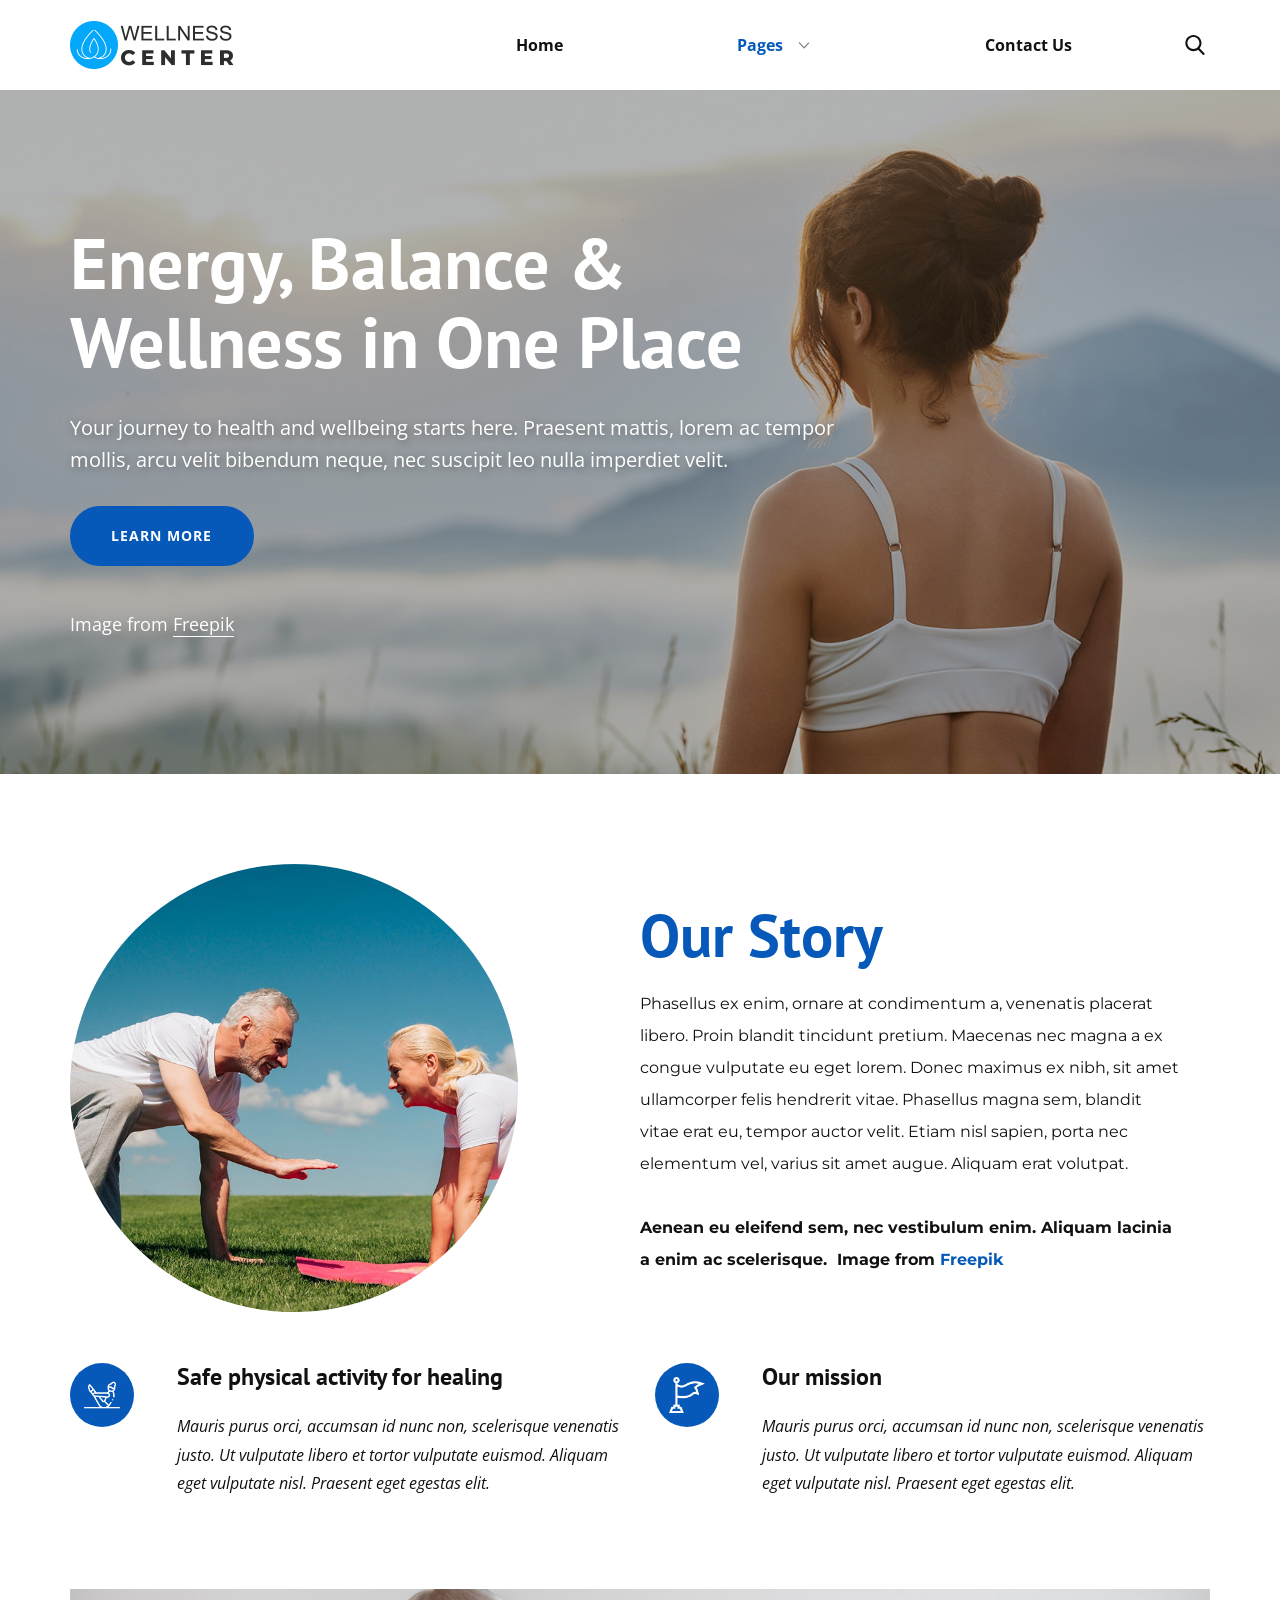
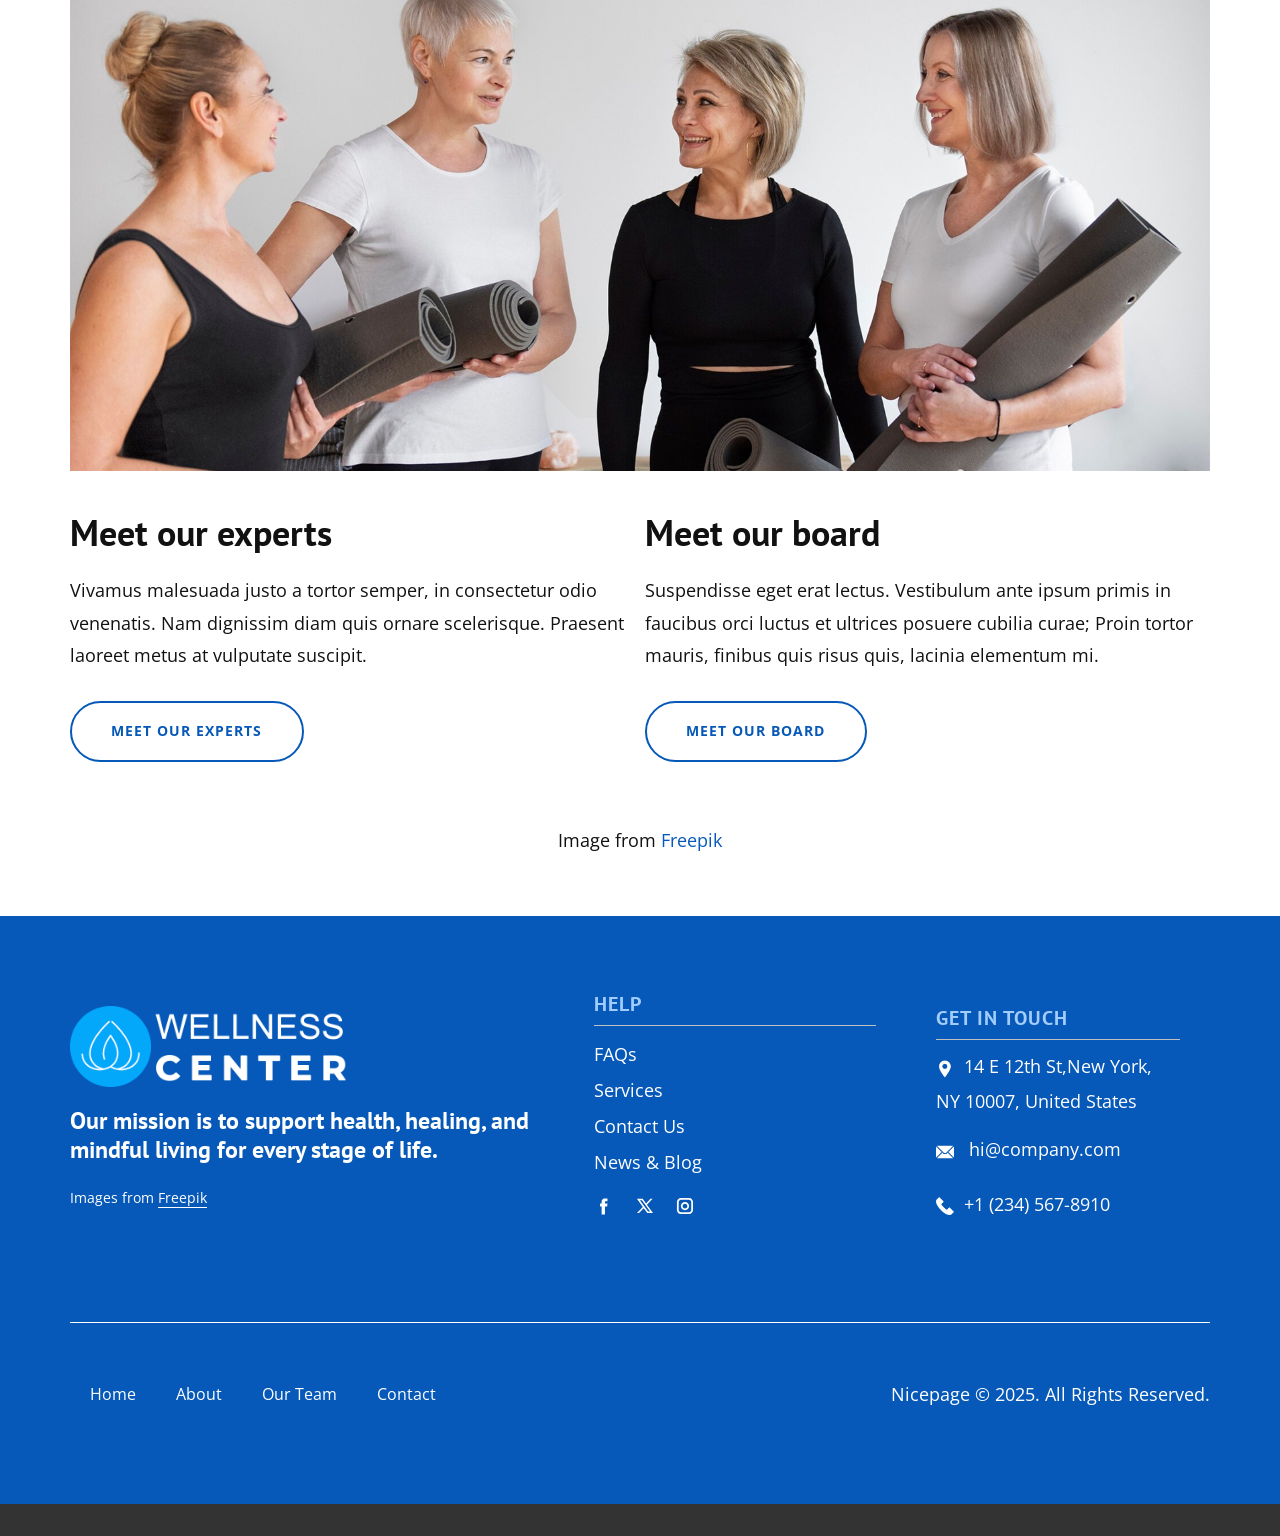
<file: About.html>
<!DOCTYPE html>
<html style="font-size: 16px;" lang="en"><head>
    <meta name="viewport" content="width=device-width, initial-scale=1.0">
    <meta charset="utf-8">
    <meta name="keywords" content="​Energy, Balance &amp;amp; Wellness in One Place, ​Our Story">
    <meta name="description" content="">
    <title>About</title>
    <link rel="stylesheet" href="nicepage.css" media="screen">
<link rel="stylesheet" href="About.css" media="screen">
    <script class="u-script" type="text/javascript" src="jquery.js" defer=""></script>
    <script class="u-script" type="text/javascript" src="nicepage.js" defer=""></script>
    <meta name="generator" content="Nicepage 8.4.0, nicepage.com">
    
    
    
    
    
    <link id="u-page-google-font" rel="stylesheet" href="https://fonts.googleapis.com/css2?display=swap&amp;family=PT+Sans:ital,wght@0,400;0,700;1,400;1,700&amp;family=Open+Sans:ital,wght@0,300;0,400;0,500;0,600;0,700;0,800;1,300;1,400;1,500;1,600;1,700;1,800&amp;family=Montserrat:ital,wght@0,100;0,200;0,300;0,400;0,500;0,600;0,700;0,800;0,900;1,100;1,200;1,300;1,400;1,500;1,600;1,700;1,800;1,900">
    <script type="application/ld+json">{
		"@context": "http://schema.org",
		"@type": "Organization",
		"name": "",
		"logo": "images/logo-black.png",
		"sameAs": [
				"https://facebook.com/name",
				"https://twitter.com/name",
				"https://instagram.com/name"
		]
}</script>
    <meta name="theme-color" content="#0659b8">
    <meta name="twitter:site" content="@">
    <meta name="twitter:card" content="summary_large_image">
    <meta name="twitter:title" content="About">
    <meta name="twitter:description" content="">
    <meta property="og:title" content="About">
    <meta property="og:type" content="website">
  <meta data-intl-tel-input-cdn-path="intlTelInput/"></head>
  <body data-path-to-root="./" data-include-products="false" class="u-body u-clearfix u-xl-mode" data-lang="en"><header class="u-clearfix u-header u-header" id="header"><div class="u-clearfix u-sheet u-valign-middle u-valign-middle-xxl u-sheet-1">
        <a href="#" class="u-image u-logo u-image-1" data-image-width="656" data-image-height="192">
          <img src="images/logo-black.png" class="u-logo-image u-logo-image-1">
        </a>
        <nav class="u-dropdown-icon u-menu u-menu-dropdown u-offcanvas u-menu-1" role="navigation" aria-label="Menu navigation">
          <div class="menu-collapse" style="font-size: 1rem; letter-spacing: 0px; font-weight: 700;">
            <a class="u-button-style u-custom-left-right-menu-spacing u-custom-padding-bottom u-custom-text-hover-color u-custom-top-bottom-menu-spacing u-hamburger-link u-nav-link u-text-active-palette-1-base u-text-hover-palette-2-base" href="#" tabindex="-1" aria-label="Open menu" aria-controls="261f">
              <svg class="u-svg-link" viewBox="0 0 24 24"><use xlink:href="#menu-hamburger"></use></svg>
              <svg class="u-svg-content" version="1.1" id="menu-hamburger" viewBox="0 0 16 16" x="0px" y="0px" xmlns:xlink="http://www.w3.org/1999/xlink" xmlns="http://www.w3.org/2000/svg"><g><rect y="1" width="16" height="2"></rect><rect y="7" width="16" height="2"></rect><rect y="13" width="16" height="2"></rect>
</g></svg>
            </a>
          </div>
          <div class="u-custom-menu u-nav-container">
            <ul class="u-nav u-unstyled u-nav-1" role="menubar"><li role="none" class="u-nav-item"><a role="menuitem" class="u-button-style u-nav-link u-text-active-palette-1-base u-text-hover-palette-1-base u-nav-link-2" href="./">Home</a>
</li><li role="none" class="u-nav-item"><a tabindex="-1" role="menuitem" class="u-button-style u-nav-link u-text-active-palette-1-base u-text-hover-palette-1-base u-nav-link-2" aria-haspopup="true" aria-current="page">Pages</a><div class="u-nav-popup"><ul role="menu" class="u-h-spacing-20 u-nav u-unstyled u-v-spacing-10" aria-label="Pages menu"><li role="none" class="u-nav-item"><a role="menuitem" class="u-active-palette-1-base u-button-style u-grey-5 u-hover-palette-1-base u-nav-link" href="About.html">About Us</a>
</li><li role="none" class="u-nav-item"><a tabindex="-1" role="menuitem" class="u-active-palette-1-base u-button-style u-grey-5 u-hover-palette-1-base u-nav-link" href="#">Our Team</a>
</li><li role="none" class="u-nav-item"><a role="menuitem" class="u-active-palette-1-base u-button-style u-grey-5 u-hover-palette-1-base u-nav-link" href="FAQ-Page.html">FAQ</a>
</li></ul>
</div>
</li><li role="none" class="u-nav-item"><a tabindex="-1" role="menuitem" class="u-button-style u-nav-link u-text-active-palette-1-base u-text-hover-palette-1-base u-nav-link-2" href="#">Contact Us</a>
</li></ul>
          </div>
          <div class="u-custom-menu u-nav-container-collapse" id="261f" role="region" aria-label="Menu panel">
            <div class="u-black u-container-style u-inner-container-layout u-opacity u-opacity-95 u-sidenav">
              <div class="u-inner-container-layout u-sidenav-overflow">
                <div class="u-menu-close" tabindex="-1" aria-label="Close menu"></div>
                <ul class="u-align-center u-nav u-popupmenu-items u-unstyled u-nav-3" role="menubar"><li role="none" class="u-nav-item"><a role="menuitem" class="u-button-style u-nav-link" href="./">Home</a>
</li><li role="none" class="u-nav-item"><a tabindex="-1" role="menuitem" class="u-button-style u-nav-link" aria-haspopup="true" aria-current="page">Pages</a><div class="u-nav-popup"><ul role="menu" class="u-h-spacing-20 u-nav u-unstyled u-v-spacing-10" aria-label="Pages menu"><li role="none" class="u-nav-item"><a role="menuitem" class="u-button-style u-nav-link" href="About.html">About Us</a>
</li><li role="none" class="u-nav-item"><a tabindex="-1" role="menuitem" class="u-button-style u-nav-link" href="#">Our Team</a>
</li><li role="none" class="u-nav-item"><a role="menuitem" class="u-button-style u-nav-link" href="FAQ-Page.html">FAQ</a>
</li></ul>
</div>
</li><li role="none" class="u-nav-item"><a tabindex="-1" role="menuitem" class="u-button-style u-nav-link" href="#">Contact Us</a>
</li></ul>
              </div>
            </div>
            <div class="u-black u-menu-overlay u-opacity u-opacity-70"></div>
          </div>
        </nav>
        <form action="#" class="u-search u-search-layout-icon u-search-left u-search-1" data-search-token="no-license" data-href="search/search.html" data-page-id="992012222">
          <div class="u-search-overlay"></div>
          <button class="u-search-button" type="submit"><span class="u-search-icon u-search-icon-1">
              <svg class="u-svg-link" preserveAspectRatio="xMidYMin slice" viewBox="0 0 56.966 56.966"><use xlink:href="#svg-8e85"></use></svg>
              <svg xmlns="http://www.w3.org/2000/svg" xmlns:xlink="http://www.w3.org/1999/xlink" version="1.1" id="svg-8e85" x="0px" y="0px" viewBox="0 0 56.966 56.966" style="enable-background:new 0 0 56.966 56.966;" xml:space="preserve" class="u-svg-content"><path d="M55.146,51.887L41.588,37.786c3.486-4.144,5.396-9.358,5.396-14.786c0-12.682-10.318-23-23-23s-23,10.318-23,23  s10.318,23,23,23c4.761,0,9.298-1.436,13.177-4.162l13.661,14.208c0.571,0.593,1.339,0.92,2.162,0.92  c0.779,0,1.518-0.297,2.079-0.837C56.255,54.982,56.293,53.08,55.146,51.887z M23.984,6c9.374,0,17,7.626,17,17s-7.626,17-17,17  s-17-7.626-17-17S14.61,6,23.984,6z"></path></svg></span>
          </button>
          <input class="u-search-input" type="search" name="search" value="" placeholder="Search">
        </form>
      </div></header>
    <section class="skrollable skrollable-between u-align-center u-clearfix u-image u-shading u-section-1" src="" data-image-width="1980" data-image-height="857" id="block-1">
      <div class="u-clearfix u-sheet u-valign-middle u-sheet-1">
        <h1 class="u-align-left u-text u-text-1" data-animation-name="customAnimationIn" data-animation-duration="1500"> Energy, Balance &amp; Wellness in One Place</h1>
        <p class="u-align-left u-large-text u-text u-text-variant u-text-2" data-animation-name="customAnimationIn" data-animation-duration="1500" data-animation-delay="250"> Your journey to health and wellbeing starts here.&nbsp;Praesent mattis, lorem ac tempor mollis, arcu velit bibendum neque, nec suscipit leo nulla imperdiet velit.</p>
        <a href="" class="u-active-palette-2-base u-align-left u-border-2 u-border-active-palette-2-base u-border-hover-palette-2-base u-border-palette-1-base u-btn u-btn-round u-button-style u-hover-palette-2-base u-palette-1-base u-radius u-btn-1">learn more</a>
        <p class="u-align-left u-text u-text-default u-text-3" data-animation-name="customAnimationIn" data-animation-duration="1500" data-animation-delay="500">Image from&nbsp;<a href="https://www.freepik.com" class="u-active-none u-border-1 u-border-active-palette-1-light-2 u-border-hover-palette-1-light-2 u-border-no-left u-border-no-right u-border-no-top u-border-white u-bottom-left-radius-0 u-bottom-right-radius-0 u-btn u-button-link u-button-style u-hover-none u-none u-radius-0 u-text-body-alt-color u-top-left-radius-0 u-top-right-radius-0 u-btn-2" target="_blank">Freepik</a>
        </p>
      </div>
      <style data-mode="XXL">@media (max-width: 0px) {
   .u-section-1 {
    background-image: linear-gradient(0deg, rgba(0, 0, 0, 0.3), rgba(0, 0, 0, 0.3)), url('images/smart-pensive-redhead-hipster-with-full-beard-glasses-dressed-casual-clothes-poses-with-hand-chin-studio-isolated-dark-background5-min.jpg');
    background-position: 50% 50%;
  }
  .u-section-1 .u-sheet-1 {
    min-height: 792px;
  }
  .u-section-1 .u-text-1 {
    text-shadow: 2px 2px 8px rgba(0,0,0,0.4);
    --animation-custom_in-translate_x: 300px;
    --animation-custom_in-translate_y: 0px;
    --animation-custom_in-opacity: 0;
    --animation-custom_in-rotate: 0deg;
    --animation-custom_in-scale: 0.3;
    font-size: 5.625rem;
    text-transform: uppercase;
    font-weight: 700;
    margin-top: 60px;
    margin-right: 525px;
    margin-bottom: 0;
    margin-left: 0;
  }
  .u-section-1 .u-text-2 {
    text-shadow: 2px 2px 8px rgba(0,0,0,0.4);
    --animation-custom_in-translate_x: 300px;
    --animation-custom_in-translate_y: 0px;
    --animation-custom_in-opacity: 0;
    --animation-custom_in-rotate: 0deg;
    --animation-custom_in-scale: 0.3;
    margin-top: 30px;
    margin-right: 525px;
    margin-bottom: 0;
    margin-left: 0;
  }
  .u-block-42e0-10 {
    text-transform: uppercase;
    font-weight: 700;
    letter-spacing: 2px;
    font-size: 1rem;
    background-image: none;
    --animation-custom_in-translate_x: 300px;
    --animation-custom_in-translate_y: 0px;
    --animation-custom_in-opacity: 0;
    --animation-custom_in-rotate: 0deg;
    --animation-custom_in-scale: 1;
    margin-top: 45px;
    margin-right: auto;
    margin-bottom: 0;
    margin-left: 0;
    padding-top: 18px;
    padding-right: 42px;
    padding-bottom: 18px;
    padding-left: 41px;
  }
  .u-section-1 .u-text-3 {
    --animation-custom_in-translate_x: 300px;
    --animation-custom_in-translate_y: 0px;
    --animation-custom_in-opacity: 0;
    --animation-custom_in-rotate: 0deg;
    --animation-custom_in-scale: 0.3;
    margin-top: 45px;
    margin-right: auto;
    margin-bottom: 60px;
    margin-left: 0;
  }
  .u-section-1 .u-btn-2 {
    background-image: none;
    border-style: solid;
    margin-left: auto;
    padding-top: 0;
    padding-bottom: 0;
    padding-left: 0;
    padding-right: 0;
  }
}</style>
    </section>
    <section class="u-align-left u-clearfix u-container-align-left u-section-2" id="block-2">
      <div class="u-clearfix u-sheet u-valign-middle u-sheet-1">
        <div class="data-layout-selected u-clearfix u-expanded-width u-layout-wrap u-layout-wrap-1">
          <div class="u-layout">
            <div class="u-layout-row">
              <div class="u-align-left u-container-align-left u-container-style u-layout-cell u-size-30-lg u-size-30-xl u-size-60-md u-size-60-sm u-size-60-xs u-layout-cell-1">
                <div class="u-container-layout u-valign-top u-container-layout-1">
                  <div class="u-image u-image-circle u-image-1" alt="" data-image-width="800" data-image-height="695"></div>
                </div>
              </div>
              <div class="u-align-left u-container-align-left u-container-style u-layout-cell u-size-30-lg u-size-30-xl u-size-60-md u-size-60-sm u-size-60-xs u-layout-cell-2">
                <div class="u-container-layout u-valign-middle u-container-layout-2">
                  <h2 class="u-text u-text-default u-text-1"> Our Story</h2>
                  <p class="u-custom-font u-font-montserrat u-text u-text-2"> Phasellus ex enim, ornare at condimentum a, venenatis placerat libero. Proin blandit tincidunt pretium. Maecenas nec magna a ex congue vulputate eu eget lorem. Donec maximus ex nibh, sit amet ullamcorper felis hendrerit vitae. Phasellus magna sem, blandit vitae erat eu, tempor auctor velit. Etiam nisl sapien, porta nec elementum vel, varius sit amet augue. Aliquam erat volutpat.<br>
                    <br><span style="font-weight: 700;">Aenean eu eleifend sem, nec vestibulum enim. Aliquam lacinia a enim ac scelerisque.&nbsp; Image from <a href="https://www.freepik.com/" class="u-active-none u-border-none u-btn u-button-link u-button-style u-hover-none u-none u-text-palette-1-base u-btn-1">Freepik</a></span>
                  </p>
                </div>
              </div>
            </div>
          </div>
        </div>
        <div class="u-expanded-width u-list u-list-1">
          <div class="u-repeater u-repeater-1">
            <div class="u-align-left u-container-align-left u-container-style u-list-item u-repeater-item">
              <div class="u-container-layout u-similar-container u-valign-top u-container-layout-3"><span class="u-file-icon u-icon u-icon-circle u-palette-1-base u-text-white u-icon-1"><img src="images/2983018-621e9187.png" alt=""></span>
                <h4 class="u-text u-text-3"> Safe physical activity for healing</h4>
                <p class="u-text u-text-4"> Mauris purus orci, accumsan id nunc non, scelerisque venenatis justo. Ut vulputate libero et tortor vulputate euismod. Aliquam eget vulputate nisl. Praesent eget egestas elit.</p>
              </div>
            </div>
            <div class="u-align-left u-container-align-left u-container-style u-list-item u-repeater-item">
              <div class="u-container-layout u-similar-container u-valign-top u-container-layout-4"><span class="u-file-icon u-icon u-icon-circle u-palette-1-base u-text-white u-icon-2"><img src="images/3173732-7a583aef.png" alt=""></span>
                <h4 class="u-text u-text-5"> Our mission</h4>
                <p class="u-text u-text-6"> Mauris purus orci, accumsan id nunc non, scelerisque venenatis justo. Ut vulputate libero et tortor vulputate euismod. Aliquam eget vulputate nisl. Praesent eget egestas elit.</p>
              </div>
            </div>
          </div>
        </div>
      </div>
    </section>
    <section class="u-clearfix u-container-align-center u-section-3" id="block-3">
      <div class="u-clearfix u-sheet u-sheet-1">
        <img class="u-expanded-width u-image u-image-default u-image-1" src="images/our-team.jpg" alt="" data-image-width="1700" data-image-height="1056">
        <div class="u-expanded-width u-list u-list-1">
          <div class="u-repeater u-repeater-1">
            <div class="u-container-align-left u-container-style u-list-item u-repeater-item">
              <div class="u-container-layout u-similar-container u-valign-top u-container-layout-1">
                <h3 class="u-align-left u-text u-text-default u-text-1"> Meet our experts</h3>
                <p class="u-align-left u-text u-text-default u-text-2"> Vivamus malesuada justo a tortor semper, in consectetur odio venenatis. Nam dignissim diam quis ornare scelerisque. Praesent laoreet metus at vulputate suscipit.</p>
                <a href="" class="u-active-palette-2-base u-align-left u-border-2 u-border-active-palette-2-base u-border-hover-palette-2-base u-border-palette-1-base u-btn u-btn-round u-button-style u-hover-palette-2-base u-none u-radius u-btn-1"> Meet our experts</a>
              </div>
            </div>
            <div class="u-container-align-left u-container-style u-list-item u-repeater-item">
              <div class="u-container-layout u-similar-container u-valign-top u-container-layout-2">
                <h3 class="u-align-left u-text u-text-default u-text-3"> Meet our board</h3>
                <p class="u-align-left u-text u-text-default u-text-4"> Suspendisse eget erat lectus. Vestibulum ante ipsum primis in faucibus orci luctus et ultrices posuere cubilia curae; Proin tortor mauris, finibus quis risus quis, lacinia elementum mi.</p>
                <a href="" class="u-active-palette-2-base u-align-left u-border-2 u-border-active-palette-2-base u-border-hover-palette-2-base u-border-palette-1-base u-btn u-btn-round u-button-style u-hover-palette-2-base u-none u-radius u-btn-2"> Meet our board</a>
              </div>
            </div>
          </div>
        </div>
        <p class="u-align-center u-text u-text-default u-text-5">Image from <a href="https://www.freepik.com/" class="u-active-none u-border-none u-btn u-button-link u-button-style u-hover-none u-none u-text-palette-1-base u-btn-3">Freepik</a>
        </p>
      </div>
    </section>
    
    
    
    <footer class="u-align-center-sm u-align-center-xs u-clearfix u-container-align-center u-footer u-palette-1-base" id="footer"><div class="u-clearfix u-sheet u-valign-middle u-sheet-1">
        <div class="data-layout-selected u-clearfix u-expanded-width u-layout-wrap u-layout-wrap-1">
          <div class="u-gutter-0 u-layout">
            <div class="u-layout-row">
              <div class="u-container-align-left u-container-style u-layout-cell u-shape-rectangle u-size-26-lg u-size-26-xl u-size-26-xxl u-size-40-md u-size-40-sm u-size-40-xs u-layout-cell-1">
                <div class="u-container-layout u-valign-top u-container-layout-1">
                  <a href="" class="u-image u-logo u-image-1" data-image-width="656" data-image-height="192">
                    <img src="images/logo-white-1.png" class="u-logo-image u-logo-image-1">
                  </a>
                  <h4 class="u-align-left u-text u-text-default u-text-1"> Our mission is to support health, healing, and mindful living for every stage of life.</h4>
                  <p class="u-align-left u-text u-text-2">Images from <a href="https://www.freepik.com/" class="u-active-none u-border-1 u-border-active-palette-1-base u-border-hover-palette-1-base u-border-no-left u-border-no-right u-border-no-top u-border-white u-btn u-button-link u-button-style u-hover-none u-none u-text-body-alt-color u-btn-1" target="_blank" data-animation-name="" data-animation-duration="0" data-animation-delay="0" data-animation-direction="">Freepik</a>
                  </p>
                </div>
              </div>
              <div class="u-container-style u-layout-cell u-shape-rectangle u-size-18-lg u-size-18-xl u-size-18-xxl u-size-20-md u-size-20-sm u-size-20-xs u-layout-cell-2">
                <div class="u-container-layout u-valign-top u-container-layout-2">
                  <h5 class="u-align-left u-text u-text-3"> Help</h5>
                  <div class="u-align-left u-border-1 u-border-grey-25 u-border-no-bottom u-border-no-left u-expanded-width u-line u-line-horizontal u-line-1"></div>
                  <p class="u-align-left u-text u-text-4">
                    <a href="#" class="u-active-none u-border-1 u-border-active-white u-border-hover-white u-border-no-left u-border-no-right u-border-no-top u-btn u-button-link u-button-style u-hover-none u-none u-text-active-grey-10 u-text-body-alt-color u-text-hover-grey-10 u-btn-2" title="#" data-animation-name="" data-animation-duration="0" data-animation-delay="0" data-animation-direction=""> FAQs</a>
                    <a href="#" class="u-active-none u-border-1 u-border-active-white u-border-hover-white u-border-no-left u-border-no-right u-border-no-top u-btn u-button-link u-button-style u-hover-none u-none u-text-active-grey-10 u-text-body-alt-color u-text-hover-grey-10 u-btn-3" title="#" data-animation-name="" data-animation-duration="0" data-animation-delay="0" data-animation-direction="">
                      <br>Services
                    </a>
                    <br>
                    <a href="#" class="u-active-none u-border-1 u-border-active-white u-border-hover-white u-border-no-left u-border-no-right u-border-no-top u-btn u-button-link u-button-style u-hover-none u-none u-text-active-grey-10 u-text-body-alt-color u-text-hover-grey-10 u-btn-4" title="#" data-animation-name="" data-animation-duration="0" data-animation-delay="0" data-animation-direction=""> Contact Us<br>
                    </a>
                    <a href="#" class="u-active-none u-border-1 u-border-active-white u-border-hover-white u-border-no-left u-border-no-right u-border-no-top u-btn u-button-link u-button-style u-hover-none u-none u-text-active-grey-10 u-text-body-alt-color u-text-hover-grey-10 u-btn-5" data-animation-name="" data-animation-duration="0" data-animation-delay="0" data-animation-direction=""> News &amp; Blog</a>
                    <br>
                  </p>
                  <div class="u-social-icons u-social-icons-1">
                    <a class="u-social-url" title="facebook" target="_blank" href="https://facebook.com/name"><span class="u-icon u-social-facebook u-social-icon u-text-white u-icon-1"><svg class="u-svg-link" preserveAspectRatio="xMidYMin slice" viewBox="0 0 112 112" style=""><use xlink:href="#svg-58df"></use></svg><svg class="u-svg-content" viewBox="0 0 112 112" x="0" y="0" id="svg-58df"><path fill="currentColor" d="M75.5,28.8H65.4c-1.5,0-4,0.9-4,4.3v9.4h13.9l-1.5,15.8H61.4v45.1H42.8V58.3h-8.8V42.4h8.8V32.2
c0-7.4,3.4-18.8,18.8-18.8h13.8v15.4H75.5z"></path></svg></span>
                    </a>
                    <a class="u-social-url" title="twitter" target="_blank" href="https://twitter.com/name"><span class="u-icon u-social-icon u-social-twitter u-text-white u-icon-2"><svg class="u-svg-link" preserveAspectRatio="xMidYMin slice" viewBox="0 0 112.2 112.2" style=""><use xlink:href="#svg-e10a"></use></svg><svg class="u-svg-content" viewBox="0 0 112.2 112.2" x="0px" y="0px" id="svg-e10a"><path d="M67.1,49.1L98.6,16h-12L62,42L43.2,16H11l32.8,45.2L11,96h11.6l26.3-27.7L69.1,96H101L67.1,49.1z M55,61.9l-5.1-7L27.5,24.4
	h11.4l17.3,23.8l5.1,7.1l23.4,32.2H73.8L55,61.9z"></path></svg></span>
                    </a>
                    <a class="u-social-url" title="instagram" target="_blank" href="https://instagram.com/name"><span class="u-icon u-social-icon u-social-instagram u-text-white u-icon-3"><svg class="u-svg-link" preserveAspectRatio="xMidYMin slice" viewBox="0 0 112 112" style=""><use xlink:href="#svg-3bdf"></use></svg><svg class="u-svg-content" viewBox="0 0 112 112" x="0" y="0" id="svg-3bdf"><path fill="currentColor" d="M55.9,32.9c-12.8,0-23.2,10.4-23.2,23.2s10.4,23.2,23.2,23.2s23.2-10.4,23.2-23.2S68.7,32.9,55.9,32.9z
	 M55.9,69.4c-7.4,0-13.3-6-13.3-13.3c-0.1-7.4,6-13.3,13.3-13.3s13.3,6,13.3,13.3C69.3,63.5,63.3,69.4,55.9,69.4z"></path><path fill="currentColor" d="M78.2,11H33.5C21,11,10.8,21.3,10.8,33.7v44.7c0,12.6,10.2,22.8,22.7,22.8h44.7c12.6,0,22.7-10.2,22.7-22.7
	V33.7C100.8,21.1,90.6,11,78.2,11z M91,78.4c0,7.1-5.8,12.8-12.8,12.8H33.5c-7.1,0-12.8-5.8-12.8-12.8V33.7
	c0-7.1,5.8-12.8,12.8-12.8h44.7c7.1,0,12.8,5.8,12.8,12.8V78.4z"></path></svg></span>
                    </a>
                  </div>
                </div>
              </div>
              <div class="u-container-style u-layout-cell u-shape-rectangle u-size-16-lg u-size-16-xl u-size-16-xxl u-size-60-md u-size-60-sm u-size-60-xs u-layout-cell-3">
                <div class="u-container-layout u-valign-top u-container-layout-3">
                  <h5 class="u-align-left u-text u-text-5"> Get In Touch</h5>
                  <div class="u-align-left u-border-1 u-border-grey-25 u-border-no-bottom u-border-no-left u-expanded-width u-line u-line-horizontal u-line-2" data-animation-name="" data-animation-duration="0" data-animation-delay="0" data-animation-direction=""></div>
                  <p class="u-align-left u-text u-text-6"><span class="u-file-icon u-icon u-text-white u-icon-4"><img src="images/1-b26c8bb7.png" alt=""></span>&nbsp;​​​​14 E 12th St,New York, NY 10007, United States
                  </p>
                  <p class="u-align-left u-text u-text-default u-text-7"><span class="u-file-icon u-icon u-text-white u-icon-5"><img src="images/2-a85e65c4.png" alt=""></span>&nbsp; <a href="mailto:hi@car.repair.com" class="u-active-none u-border-1 u-border-active-white u-border-hover-white u-border-no-left u-border-no-right u-border-no-top u-btn u-button-link u-button-style u-hover-none u-none u-text-active-grey-10 u-text-body-alt-color u-text-hover-grey-10 u-btn-6" data-animation-name="" data-animation-duration="0" data-animation-delay="0" data-animation-direction="">hi@company.com</a>
                  </p>
                  <p class="u-align-left u-text u-text-8">
                    <a href="tel:+12345678910" class="u-active-none u-border-1 u-border-active-white u-border-hover-white u-border-no-left u-border-no-right u-border-no-top u-btn u-button-link u-button-style u-hover-none u-none u-text-active-grey-10 u-text-body-alt-color u-text-hover-grey-10 u-btn-7" data-animation-name="" data-animation-duration="0" data-animation-delay="0" data-animation-direction=""><span class="u-file-icon u-icon u-text-white u-icon-6"><img src="images/3-c91f3b92.png" alt=""></span>&nbsp;​+1 (234) 567-8910
                    </a>
                  </p>
                </div>
              </div>
            </div>
          </div>
        </div>
        <div class="u-align-center u-border-1 u-border-white u-expanded-width u-line u-line-horizontal u-line-3"></div>
        <div class="data-layout-selected u-clearfix u-expanded-width u-layout-custom-xs u-layout-wrap u-layout-wrap-2">
          <div class="u-layout">
            <div class="u-layout-row">
              <div class="u-container-style u-layout-cell u-size-14-xs u-size-30-lg u-size-30-xl u-size-30-xxl u-size-60-md u-size-60-sm u-layout-cell-4">
                <div class="u-container-layout u-valign-middle u-container-layout-4">
                  <nav class="u-menu u-menu-dropdown u-offcanvas u-menu-1" data-responsive-from="XS" role="navigation">
                    <div class="menu-collapse">
                      <a class="u-button-style u-hamburger-link u-nav-link" aria-label="Open menu" aria-controls="e226" href="#">
                        <svg class="u-svg-link" viewBox="0 0 24 24"><use xlink:href="#svg-23e0"></use></svg>
                        <svg class="u-svg-content" version="1.1" id="svg-23e0" viewBox="0 0 16 16" x="0px" y="0px" xmlns:xlink="http://www.w3.org/1999/xlink" xmlns="http://www.w3.org/2000/svg"><g><rect y="1" width="16" height="2"></rect><rect y="7" width="16" height="2"></rect><rect y="13" width="16" height="2"></rect>
</g></svg>
                      </a>
                    </div>
                    <div class="u-custom-menu u-nav-container">
                      <ul class="u-nav u-unstyled" role="menubar"><li class="u-nav-item" role="none"><a class="u-button-style u-nav-link" href="#" tabindex="-1" role="menuitem" aria-haspopup="true" aria-expanded="false">Home</a>
</li><li class="u-nav-item" role="none"><a class="u-button-style u-nav-link" href="#" tabindex="-1" role="menuitem">About</a>
</li><li class="u-nav-item" role="none"><a class="u-button-style u-nav-link" href="#" tabindex="-1" role="menuitem">Our Team</a>
</li><li class="u-nav-item" role="none"><a class="u-button-style u-nav-link" href="#" tabindex="-1" role="menuitem">Contact</a>
</li></ul>
                    </div>
                    <div id="e226" role="region" aria-label="Menu panel" class="u-custom-menu u-nav-container-collapse">
                      <div class="u-black u-container-style u-inner-container-layout u-opacity u-opacity-95 u-sidenav">
                        <div class="u-inner-container-layout u-sidenav-overflow">
                          <div class="u-menu-close" aria-label="Close menu"></div>
                          <ul class="u-align-center u-nav u-popupmenu-items u-unstyled u-nav-2"><li class="u-nav-item"><a class="u-button-style u-nav-link" href="#">Home</a>
</li><li class="u-nav-item"><a class="u-button-style u-nav-link" href="#">About</a>
</li><li class="u-nav-item"><a class="u-button-style u-nav-link" href="#">Our Team</a>
</li><li class="u-nav-item"><a class="u-button-style u-nav-link" href="#">Contact</a>
</li></ul>
                        </div>
                      </div>
                      <div class="u-black u-menu-overlay u-opacity u-opacity-70"></div>
                    </div>
                    <style class="menu-style">@media (max-width: 539px) {
                    [data-responsive-from="XS"] .u-nav-container {
                        display: none;
                    }
                    [data-responsive-from="XS"] .menu-collapse {
                        display: block;
                    }
                }</style>
                  </nav>
                </div>
              </div>
              <div class="u-container-align-left-md u-container-align-left-sm u-container-align-left-xs u-container-align-right-lg u-container-align-right-xl u-container-align-right-xxl u-container-style u-layout-cell u-size-30-lg u-size-30-xl u-size-30-xxl u-size-46-xs u-size-60-md u-size-60-sm u-layout-cell-5">
                <div class="u-container-layout u-valign-middle u-container-layout-5">
                  <p class="u-align-left-md u-align-left-sm u-align-left-xs u-align-right-lg u-align-right-xl u-align-right-xxl u-text u-text-default u-text-9">Nicepage © 2025. All Rights Reserved.</p>
                </div>
              </div>
            </div>
          </div>
        </div>
      </div></footer>
    <section class="u-backlink u-clearfix u-grey-80"></section>
  
</body></html>
</file>
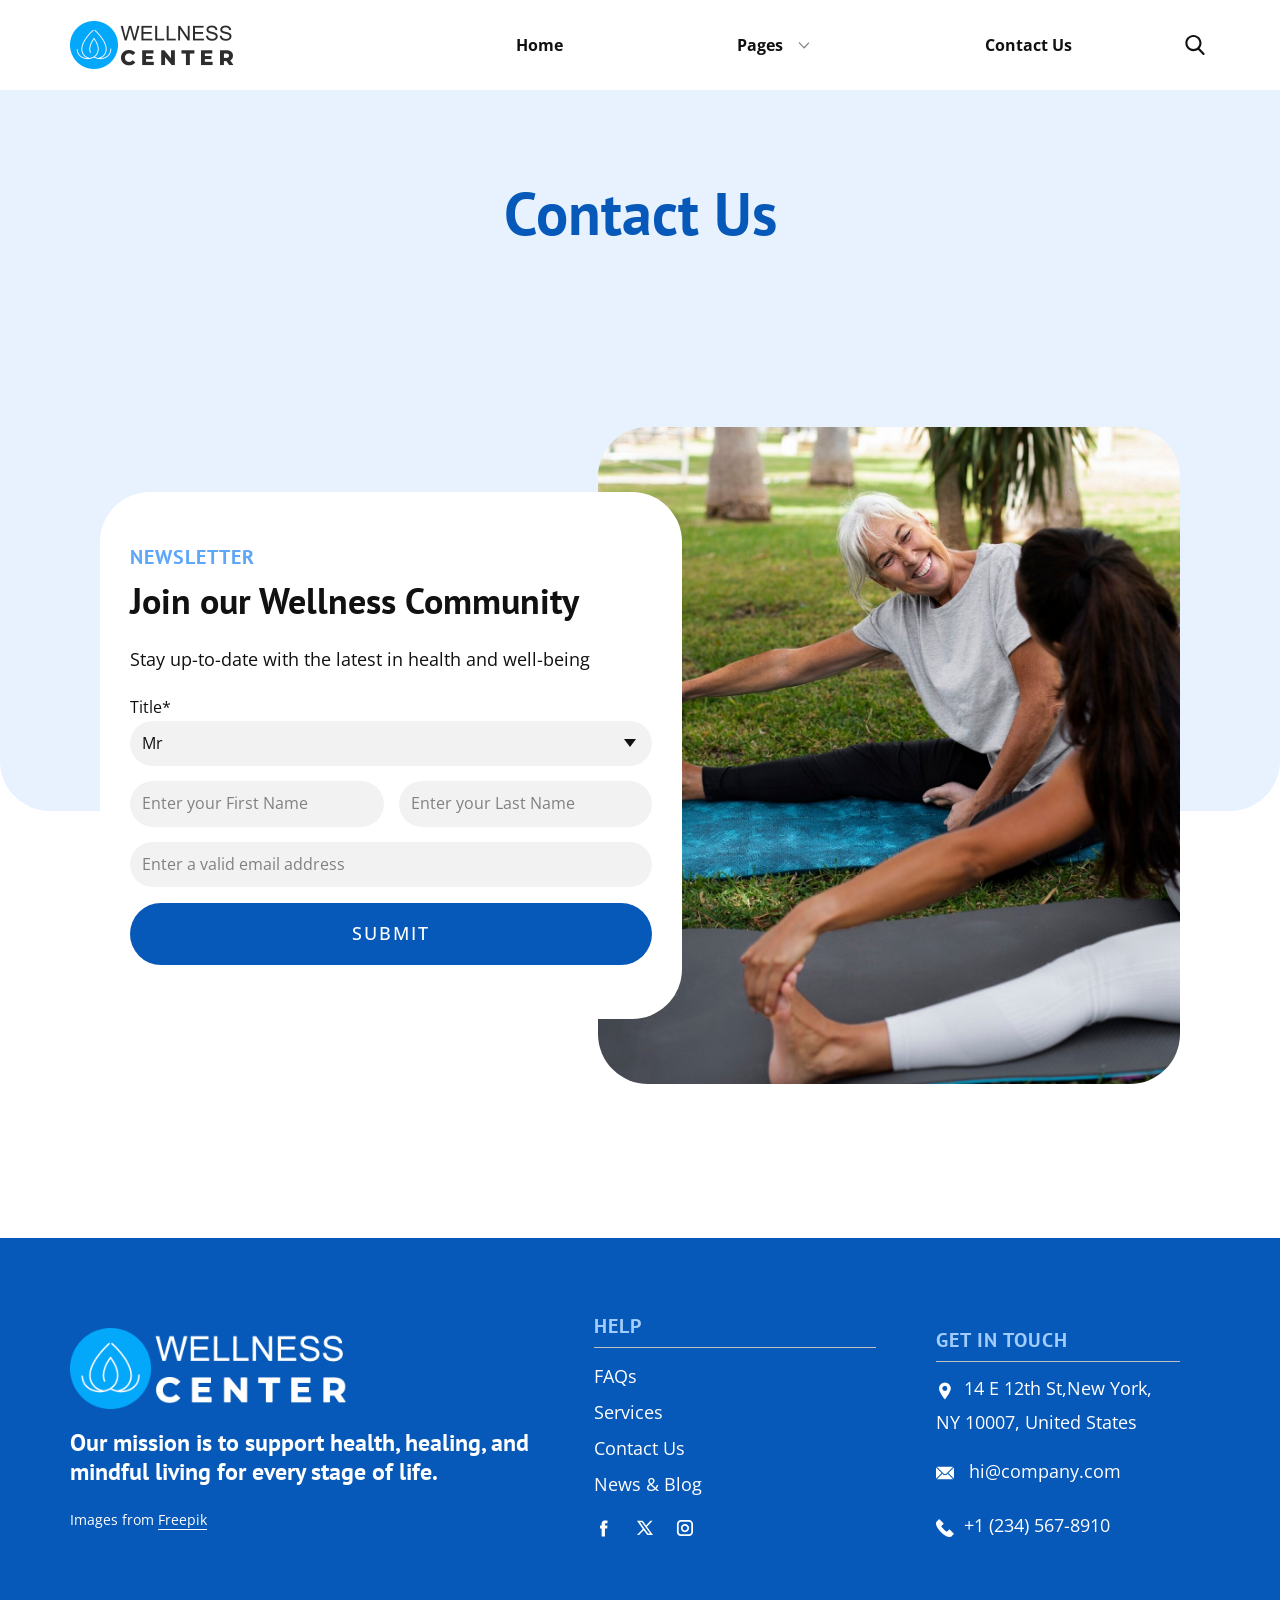
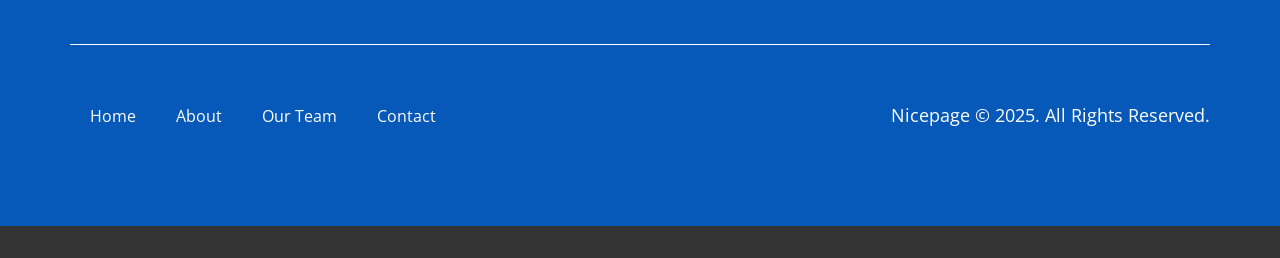
<file: Contact.html>
<!DOCTYPE html>
<html style="font-size: 16px;" lang="en"><head>
    <meta name="viewport" content="width=device-width, initial-scale=1.0">
    <meta charset="utf-8">
    <meta name="keywords" content="Contact Us">
    <meta name="description" content="">
    <title>Contact</title>
    <link rel="stylesheet" href="nicepage.css" media="screen">
<link rel="stylesheet" href="Contact.css" media="screen">
    <script class="u-script" type="text/javascript" src="jquery.js" defer=""></script>
    <script class="u-script" type="text/javascript" src="nicepage.js" defer=""></script>
    <meta name="generator" content="Nicepage 8.4.0, nicepage.com">
    
    
    
    
    <link id="u-page-google-font" rel="stylesheet" href="https://fonts.googleapis.com/css2?display=swap&amp;family=PT+Sans:ital,wght@0,400;0,700;1,400;1,700&amp;family=Open+Sans:ital,wght@0,300;0,400;0,500;0,600;0,700;0,800;1,300;1,400;1,500;1,600;1,700;1,800">
    <script type="application/ld+json">{
		"@context": "http://schema.org",
		"@type": "Organization",
		"name": "",
		"logo": "images/logo-black.png",
		"sameAs": [
				"https://facebook.com/name",
				"https://twitter.com/name",
				"https://instagram.com/name"
		]
}</script>
    <meta name="theme-color" content="#0659b8">
    <meta name="twitter:site" content="@">
    <meta name="twitter:card" content="summary_large_image">
    <meta name="twitter:title" content="Contact">
    <meta name="twitter:description" content="">
    <meta property="og:title" content="Contact">
    <meta property="og:type" content="website">
  <meta name="referrer" content="origin"><meta data-intl-tel-input-cdn-path="intlTelInput/"></head>
  <body data-path-to-root="./" data-include-products="false" class="u-body u-clearfix u-xl-mode" data-lang="en"><header class="u-clearfix u-header u-header" id="header"><div class="u-clearfix u-sheet u-valign-middle u-valign-middle-xxl u-sheet-1">
        <a href="#" class="u-image u-logo u-image-1" data-image-width="656" data-image-height="192">
          <img src="images/logo-black.png" class="u-logo-image u-logo-image-1">
        </a>
        <nav class="u-dropdown-icon u-menu u-menu-dropdown u-offcanvas u-menu-1" role="navigation" aria-label="Menu navigation">
          <div class="menu-collapse" style="font-size: 1rem; letter-spacing: 0px; font-weight: 700;">
            <a class="u-button-style u-custom-left-right-menu-spacing u-custom-padding-bottom u-custom-text-hover-color u-custom-top-bottom-menu-spacing u-hamburger-link u-nav-link u-text-active-palette-1-base u-text-hover-palette-2-base" href="#" tabindex="-1" aria-label="Open menu" aria-controls="261f">
              <svg class="u-svg-link" viewBox="0 0 24 24"><use xlink:href="#menu-hamburger"></use></svg>
              <svg class="u-svg-content" version="1.1" id="menu-hamburger" viewBox="0 0 16 16" x="0px" y="0px" xmlns:xlink="http://www.w3.org/1999/xlink" xmlns="http://www.w3.org/2000/svg"><g><rect y="1" width="16" height="2"></rect><rect y="7" width="16" height="2"></rect><rect y="13" width="16" height="2"></rect>
</g></svg>
            </a>
          </div>
          <div class="u-custom-menu u-nav-container">
            <ul class="u-nav u-unstyled u-nav-1" role="menubar"><li role="none" class="u-nav-item"><a role="menuitem" class="u-button-style u-nav-link u-text-active-palette-1-base u-text-hover-palette-1-base u-nav-link-2" href="./">Home</a>
</li><li role="none" class="u-nav-item"><a tabindex="-1" role="menuitem" class="u-button-style u-nav-link u-text-active-palette-1-base u-text-hover-palette-1-base u-nav-link-2" aria-haspopup="true" aria-current="page">Pages</a><div class="u-nav-popup"><ul role="menu" class="u-h-spacing-20 u-nav u-unstyled u-v-spacing-10" aria-label="Pages menu"><li role="none" class="u-nav-item"><a role="menuitem" class="u-active-palette-1-base u-button-style u-grey-5 u-hover-palette-1-base u-nav-link" href="About.html">About Us</a>
</li><li role="none" class="u-nav-item"><a tabindex="-1" role="menuitem" class="u-active-palette-1-base u-button-style u-grey-5 u-hover-palette-1-base u-nav-link" href="#">Our Team</a>
</li><li role="none" class="u-nav-item"><a role="menuitem" class="u-active-palette-1-base u-button-style u-grey-5 u-hover-palette-1-base u-nav-link" href="FAQ-Page.html">FAQ</a>
</li></ul>
</div>
</li><li role="none" class="u-nav-item"><a tabindex="-1" role="menuitem" class="u-button-style u-nav-link u-text-active-palette-1-base u-text-hover-palette-1-base u-nav-link-2" href="#">Contact Us</a>
</li></ul>
          </div>
          <div class="u-custom-menu u-nav-container-collapse" id="261f" role="region" aria-label="Menu panel">
            <div class="u-black u-container-style u-inner-container-layout u-opacity u-opacity-95 u-sidenav">
              <div class="u-inner-container-layout u-sidenav-overflow">
                <div class="u-menu-close" tabindex="-1" aria-label="Close menu"></div>
                <ul class="u-align-center u-nav u-popupmenu-items u-unstyled u-nav-3" role="menubar"><li role="none" class="u-nav-item"><a role="menuitem" class="u-button-style u-nav-link" href="./">Home</a>
</li><li role="none" class="u-nav-item"><a tabindex="-1" role="menuitem" class="u-button-style u-nav-link" aria-haspopup="true" aria-current="page">Pages</a><div class="u-nav-popup"><ul role="menu" class="u-h-spacing-20 u-nav u-unstyled u-v-spacing-10" aria-label="Pages menu"><li role="none" class="u-nav-item"><a role="menuitem" class="u-button-style u-nav-link" href="About.html">About Us</a>
</li><li role="none" class="u-nav-item"><a tabindex="-1" role="menuitem" class="u-button-style u-nav-link" href="#">Our Team</a>
</li><li role="none" class="u-nav-item"><a role="menuitem" class="u-button-style u-nav-link" href="FAQ-Page.html">FAQ</a>
</li></ul>
</div>
</li><li role="none" class="u-nav-item"><a tabindex="-1" role="menuitem" class="u-button-style u-nav-link" href="#">Contact Us</a>
</li></ul>
              </div>
            </div>
            <div class="u-black u-menu-overlay u-opacity u-opacity-70"></div>
          </div>
        </nav>
        <form action="#" class="u-search u-search-layout-icon u-search-left u-search-1" data-search-token="no-license" data-href="search/search.html" data-page-id="992012222">
          <div class="u-search-overlay"></div>
          <button class="u-search-button" type="submit"><span class="u-search-icon u-search-icon-1">
              <svg class="u-svg-link" preserveAspectRatio="xMidYMin slice" viewBox="0 0 56.966 56.966"><use xlink:href="#svg-8e85"></use></svg>
              <svg xmlns="http://www.w3.org/2000/svg" xmlns:xlink="http://www.w3.org/1999/xlink" version="1.1" id="svg-8e85" x="0px" y="0px" viewBox="0 0 56.966 56.966" style="enable-background:new 0 0 56.966 56.966;" xml:space="preserve" class="u-svg-content"><path d="M55.146,51.887L41.588,37.786c3.486-4.144,5.396-9.358,5.396-14.786c0-12.682-10.318-23-23-23s-23,10.318-23,23  s10.318,23,23,23c4.761,0,9.298-1.436,13.177-4.162l13.661,14.208c0.571,0.593,1.339,0.92,2.162,0.92  c0.779,0,1.518-0.297,2.079-0.837C56.255,54.982,56.293,53.08,55.146,51.887z M23.984,6c9.374,0,17,7.626,17,17s-7.626,17-17,17  s-17-7.626-17-17S14.61,6,23.984,6z"></path></svg></span>
          </button>
          <input class="u-search-input" type="search" name="search" value="" placeholder="Search">
        </form>
      </div></header>
    <section class="u-clearfix u-container-align-center u-palette-1-light-3 u-section-1" id="block-1">
      <div class="u-clearfix u-sheet u-valign-middle u-sheet-1">
        <h2 class="u-align-center u-text u-text-default u-text-1">Contact Us</h2>
      </div>
    </section>
    <section class="u-align-center u-clearfix u-container-align-center u-container-align-center-lg u-container-align-center-md u-container-align-center-sm u-container-align-center-xl u-valign-top-xl u-valign-top-xs u-white u-section-2" id="block-2">
      <div class="u-expanded-width u-palette-1-light-3 u-radius u-shape u-shape-round u-shape-1" data-animation-name="flipIn" data-animation-duration="1000" data-animation-delay="250" data-animation-direction="X"></div>
      <div class="u-container-style u-group u-group-1">
        <div class="u-container-layout u-valign-middle-lg u-container-layout-1">
          <img src="images/friends-doing-yoga-together-park_23-2149891878.jpg" class="custom-expanded u-align-left u-image u-image-round u-radius u-image-1" data-image-width="1333" data-image-height="2000" data-animation-name="customAnimationIn" data-animation-duration="1500" data-animation-delay="500">
          <div class="u-align-center u-container-align-center u-container-align-left u-container-style u-group u-radius u-shape-round u-white u-group-2" data-animation-name="customAnimationIn" data-animation-duration="1500" data-animation-delay="500">
            <div class="u-container-layout u-valign-middle u-container-layout-2">
              <h5 class="u-align-left u-text u-text-palette-1-light-1 u-text-1">newsletter</h5>
              <h3 class="u-align-left u-text u-text-2"> Join our Wellness Community</h3>
              <p class="u-align-left u-text u-text-3"> Stay up-to-date with the latest in health and well-being</p>
              <div class="u-expanded-width u-form u-form-1">
                <form action="https://service.nicepagesrv.com/form/v4/form-process" class="u-clearfix u-form-spacing-15 u-form-vertical u-inner-form" style="" source="email" name="form">
                  <div class="u-form-group u-form-select u-label-top u-form-group-1">
                    <label for="select-f6af" class="u-label">Title*</label>
                    <div class="u-form-select-wrapper">
                      <select id="select-f6af" name="select" class="u-border-none u-grey-5 u-input u-input-rectangle u-radius u-input-1">
                        <option data-calc="1" value="1">Mr</option>
                        <option value="Mrs" data-calc="">Mrs</option>
                      </select>
                      <svg class="u-caret u-caret-svg" version="1.1" id="Layer_1" xmlns="http://www.w3.org/2000/svg" xmlns:xlink="http://www.w3.org/1999/xlink" x="0px" y="0px" width="16px" height="16px" viewBox="0 0 16 16" style="fill:currentColor;" xml:space="preserve"><polygon class="st0" points="8,12 2,4 14,4 "></polygon></svg>
                    </div>
                  </div>
                  <div class="u-form-group u-form-name u-form-partition-factor-2 u-label-top u-form-group-2">
                    <label for="first-name-e061" class="u-form-control-hidden u-label"></label>
                    <input type="text" placeholder="Enter your First Name" id="first-name-e061" name="name-1" class="u-border-none u-grey-5 u-input u-input-rectangle u-radius u-input-2" required="">
                  </div>
                  <div class="u-form-group u-form-name u-form-partition-factor-2 u-label-top u-form-group-3">
                    <label for="last-name-e061" class="u-form-control-hidden u-label"></label>
                    <input type="text" placeholder="Enter your Last Name" id="last-name-e061" name="name-2" class="u-border-none u-grey-5 u-input u-input-rectangle u-radius u-input-3" required="">
                  </div>
                  <div class="u-form-email u-form-group u-label-top">
                    <label for="email-5a14" class="u-form-control-hidden u-label">Email</label>
                    <input type="email" placeholder="Enter a valid email address" id="email-5a14" name="email" class="u-border-none u-grey-5 u-input u-input-rectangle u-radius u-input-4" required="">
                  </div>
                  <div class="u-align-center u-form-group u-form-submit u-label-top">
                    <a href="#" class="u-active-grey-90 u-border-none u-btn u-btn-round u-btn-submit u-button-style u-hover-grey-90 u-palette-1-base u-radius u-text-active-white u-text-hover-white u-btn-1">Submit</a>
                    <input type="submit" value="submit" class="u-form-control-hidden">
                  </div>
                  <div class="u-form-send-message u-form-send-success">Thank you! Your message has been sent.</div>
                  <div class="u-form-send-error u-form-send-message">Unable to send your message. Please fix errors then try again.</div>
                  <input type="hidden" value="" name="recaptchaResponse">
                  <input type="hidden" name="formServices" value="">
                </form>
              </div>
            </div>
          </div>
        </div>
      </div>
      <p class="u-text u-text-default u-text-4" data-animation-name="customAnimationIn" data-animation-duration="1000" data-animation-delay="0">Image from <a href="https://www.freepik.com" class="u-border-1 u-border-active-palette-2-base u-border-grey-75 u-border-hover-palette-2-base u-border-no-left u-border-no-right u-border-no-top u-btn u-button-link u-button-style u-none u-text-body-color u-btn-2">Freepik</a>
      </p>
    </section>
    
    
    
    <footer class="u-align-center-sm u-align-center-xs u-clearfix u-container-align-center u-footer u-palette-1-base" id="footer"><div class="u-clearfix u-sheet u-valign-middle u-sheet-1">
        <div class="data-layout-selected u-clearfix u-expanded-width u-layout-wrap u-layout-wrap-1">
          <div class="u-gutter-0 u-layout">
            <div class="u-layout-row">
              <div class="u-container-align-left u-container-style u-layout-cell u-shape-rectangle u-size-26-lg u-size-26-xl u-size-26-xxl u-size-40-md u-size-40-sm u-size-40-xs u-layout-cell-1">
                <div class="u-container-layout u-valign-top u-container-layout-1">
                  <a href="" class="u-image u-logo u-image-1" data-image-width="656" data-image-height="192">
                    <img src="images/logo-white-1.png" class="u-logo-image u-logo-image-1">
                  </a>
                  <h4 class="u-align-left u-text u-text-default u-text-1"> Our mission is to support health, healing, and mindful living for every stage of life.</h4>
                  <p class="u-align-left u-text u-text-2">Images from <a href="https://www.freepik.com/" class="u-active-none u-border-1 u-border-active-palette-1-base u-border-hover-palette-1-base u-border-no-left u-border-no-right u-border-no-top u-border-white u-btn u-button-link u-button-style u-hover-none u-none u-text-body-alt-color u-btn-1" target="_blank" data-animation-name="" data-animation-duration="0" data-animation-delay="0" data-animation-direction="">Freepik</a>
                  </p>
                </div>
              </div>
              <div class="u-container-style u-layout-cell u-shape-rectangle u-size-18-lg u-size-18-xl u-size-18-xxl u-size-20-md u-size-20-sm u-size-20-xs u-layout-cell-2">
                <div class="u-container-layout u-valign-top u-container-layout-2">
                  <h5 class="u-align-left u-text u-text-3"> Help</h5>
                  <div class="u-align-left u-border-1 u-border-grey-25 u-border-no-bottom u-border-no-left u-expanded-width u-line u-line-horizontal u-line-1"></div>
                  <p class="u-align-left u-text u-text-4">
                    <a href="#" class="u-active-none u-border-1 u-border-active-white u-border-hover-white u-border-no-left u-border-no-right u-border-no-top u-btn u-button-link u-button-style u-hover-none u-none u-text-active-grey-10 u-text-body-alt-color u-text-hover-grey-10 u-btn-2" title="#" data-animation-name="" data-animation-duration="0" data-animation-delay="0" data-animation-direction=""> FAQs</a>
                    <a href="#" class="u-active-none u-border-1 u-border-active-white u-border-hover-white u-border-no-left u-border-no-right u-border-no-top u-btn u-button-link u-button-style u-hover-none u-none u-text-active-grey-10 u-text-body-alt-color u-text-hover-grey-10 u-btn-3" title="#" data-animation-name="" data-animation-duration="0" data-animation-delay="0" data-animation-direction="">
                      <br>Services
                    </a>
                    <br>
                    <a href="#" class="u-active-none u-border-1 u-border-active-white u-border-hover-white u-border-no-left u-border-no-right u-border-no-top u-btn u-button-link u-button-style u-hover-none u-none u-text-active-grey-10 u-text-body-alt-color u-text-hover-grey-10 u-btn-4" title="#" data-animation-name="" data-animation-duration="0" data-animation-delay="0" data-animation-direction=""> Contact Us<br>
                    </a>
                    <a href="#" class="u-active-none u-border-1 u-border-active-white u-border-hover-white u-border-no-left u-border-no-right u-border-no-top u-btn u-button-link u-button-style u-hover-none u-none u-text-active-grey-10 u-text-body-alt-color u-text-hover-grey-10 u-btn-5" data-animation-name="" data-animation-duration="0" data-animation-delay="0" data-animation-direction=""> News &amp; Blog</a>
                    <br>
                  </p>
                  <div class="u-social-icons u-social-icons-1">
                    <a class="u-social-url" title="facebook" target="_blank" href="https://facebook.com/name"><span class="u-icon u-social-facebook u-social-icon u-text-white u-icon-1"><svg class="u-svg-link" preserveAspectRatio="xMidYMin slice" viewBox="0 0 112 112" style=""><use xlink:href="#svg-58df"></use></svg><svg class="u-svg-content" viewBox="0 0 112 112" x="0" y="0" id="svg-58df"><path fill="currentColor" d="M75.5,28.8H65.4c-1.5,0-4,0.9-4,4.3v9.4h13.9l-1.5,15.8H61.4v45.1H42.8V58.3h-8.8V42.4h8.8V32.2
c0-7.4,3.4-18.8,18.8-18.8h13.8v15.4H75.5z"></path></svg></span>
                    </a>
                    <a class="u-social-url" title="twitter" target="_blank" href="https://twitter.com/name"><span class="u-icon u-social-icon u-social-twitter u-text-white u-icon-2"><svg class="u-svg-link" preserveAspectRatio="xMidYMin slice" viewBox="0 0 112.2 112.2" style=""><use xlink:href="#svg-e10a"></use></svg><svg class="u-svg-content" viewBox="0 0 112.2 112.2" x="0px" y="0px" id="svg-e10a"><path d="M67.1,49.1L98.6,16h-12L62,42L43.2,16H11l32.8,45.2L11,96h11.6l26.3-27.7L69.1,96H101L67.1,49.1z M55,61.9l-5.1-7L27.5,24.4
	h11.4l17.3,23.8l5.1,7.1l23.4,32.2H73.8L55,61.9z"></path></svg></span>
                    </a>
                    <a class="u-social-url" title="instagram" target="_blank" href="https://instagram.com/name"><span class="u-icon u-social-icon u-social-instagram u-text-white u-icon-3"><svg class="u-svg-link" preserveAspectRatio="xMidYMin slice" viewBox="0 0 112 112" style=""><use xlink:href="#svg-3bdf"></use></svg><svg class="u-svg-content" viewBox="0 0 112 112" x="0" y="0" id="svg-3bdf"><path fill="currentColor" d="M55.9,32.9c-12.8,0-23.2,10.4-23.2,23.2s10.4,23.2,23.2,23.2s23.2-10.4,23.2-23.2S68.7,32.9,55.9,32.9z
	 M55.9,69.4c-7.4,0-13.3-6-13.3-13.3c-0.1-7.4,6-13.3,13.3-13.3s13.3,6,13.3,13.3C69.3,63.5,63.3,69.4,55.9,69.4z"></path><path fill="currentColor" d="M78.2,11H33.5C21,11,10.8,21.3,10.8,33.7v44.7c0,12.6,10.2,22.8,22.7,22.8h44.7c12.6,0,22.7-10.2,22.7-22.7
	V33.7C100.8,21.1,90.6,11,78.2,11z M91,78.4c0,7.1-5.8,12.8-12.8,12.8H33.5c-7.1,0-12.8-5.8-12.8-12.8V33.7
	c0-7.1,5.8-12.8,12.8-12.8h44.7c7.1,0,12.8,5.8,12.8,12.8V78.4z"></path></svg></span>
                    </a>
                  </div>
                </div>
              </div>
              <div class="u-container-style u-layout-cell u-shape-rectangle u-size-16-lg u-size-16-xl u-size-16-xxl u-size-60-md u-size-60-sm u-size-60-xs u-layout-cell-3">
                <div class="u-container-layout u-valign-top u-container-layout-3">
                  <h5 class="u-align-left u-text u-text-5"> Get In Touch</h5>
                  <div class="u-align-left u-border-1 u-border-grey-25 u-border-no-bottom u-border-no-left u-expanded-width u-line u-line-horizontal u-line-2" data-animation-name="" data-animation-duration="0" data-animation-delay="0" data-animation-direction=""></div>
                  <p class="u-align-left u-text u-text-6"><span class="u-file-icon u-icon u-text-white u-icon-4"><img src="images/1-b26c8bb7.png" alt=""></span>&nbsp;​​​​14 E 12th St,New York, NY 10007, United States
                  </p>
                  <p class="u-align-left u-text u-text-default u-text-7"><span class="u-file-icon u-icon u-text-white u-icon-5"><img src="images/2-a85e65c4.png" alt=""></span>&nbsp; <a href="mailto:hi@car.repair.com" class="u-active-none u-border-1 u-border-active-white u-border-hover-white u-border-no-left u-border-no-right u-border-no-top u-btn u-button-link u-button-style u-hover-none u-none u-text-active-grey-10 u-text-body-alt-color u-text-hover-grey-10 u-btn-6" data-animation-name="" data-animation-duration="0" data-animation-delay="0" data-animation-direction="">hi@company.com</a>
                  </p>
                  <p class="u-align-left u-text u-text-8">
                    <a href="tel:+12345678910" class="u-active-none u-border-1 u-border-active-white u-border-hover-white u-border-no-left u-border-no-right u-border-no-top u-btn u-button-link u-button-style u-hover-none u-none u-text-active-grey-10 u-text-body-alt-color u-text-hover-grey-10 u-btn-7" data-animation-name="" data-animation-duration="0" data-animation-delay="0" data-animation-direction=""><span class="u-file-icon u-icon u-text-white u-icon-6"><img src="images/3-c91f3b92.png" alt=""></span>&nbsp;​+1 (234) 567-8910
                    </a>
                  </p>
                </div>
              </div>
            </div>
          </div>
        </div>
        <div class="u-align-center u-border-1 u-border-white u-expanded-width u-line u-line-horizontal u-line-3"></div>
        <div class="data-layout-selected u-clearfix u-expanded-width u-layout-custom-xs u-layout-wrap u-layout-wrap-2">
          <div class="u-layout">
            <div class="u-layout-row">
              <div class="u-container-style u-layout-cell u-size-14-xs u-size-30-lg u-size-30-xl u-size-30-xxl u-size-60-md u-size-60-sm u-layout-cell-4">
                <div class="u-container-layout u-valign-middle u-container-layout-4">
                  <nav class="u-menu u-menu-dropdown u-offcanvas u-menu-1" data-responsive-from="XS" role="navigation">
                    <div class="menu-collapse">
                      <a class="u-button-style u-hamburger-link u-nav-link" aria-label="Open menu" aria-controls="e226" href="#">
                        <svg class="u-svg-link" viewBox="0 0 24 24"><use xlink:href="#svg-23e0"></use></svg>
                        <svg class="u-svg-content" version="1.1" id="svg-23e0" viewBox="0 0 16 16" x="0px" y="0px" xmlns:xlink="http://www.w3.org/1999/xlink" xmlns="http://www.w3.org/2000/svg"><g><rect y="1" width="16" height="2"></rect><rect y="7" width="16" height="2"></rect><rect y="13" width="16" height="2"></rect>
</g></svg>
                      </a>
                    </div>
                    <div class="u-custom-menu u-nav-container">
                      <ul class="u-nav u-unstyled" role="menubar"><li class="u-nav-item" role="none"><a class="u-button-style u-nav-link" href="#" tabindex="-1" role="menuitem" aria-haspopup="true" aria-expanded="false">Home</a>
</li><li class="u-nav-item" role="none"><a class="u-button-style u-nav-link" href="#" tabindex="-1" role="menuitem">About</a>
</li><li class="u-nav-item" role="none"><a class="u-button-style u-nav-link" href="#" tabindex="-1" role="menuitem">Our Team</a>
</li><li class="u-nav-item" role="none"><a class="u-button-style u-nav-link" href="#" tabindex="-1" role="menuitem">Contact</a>
</li></ul>
                    </div>
                    <div id="e226" role="region" aria-label="Menu panel" class="u-custom-menu u-nav-container-collapse">
                      <div class="u-black u-container-style u-inner-container-layout u-opacity u-opacity-95 u-sidenav">
                        <div class="u-inner-container-layout u-sidenav-overflow">
                          <div class="u-menu-close" aria-label="Close menu"></div>
                          <ul class="u-align-center u-nav u-popupmenu-items u-unstyled u-nav-2"><li class="u-nav-item"><a class="u-button-style u-nav-link" href="#">Home</a>
</li><li class="u-nav-item"><a class="u-button-style u-nav-link" href="#">About</a>
</li><li class="u-nav-item"><a class="u-button-style u-nav-link" href="#">Our Team</a>
</li><li class="u-nav-item"><a class="u-button-style u-nav-link" href="#">Contact</a>
</li></ul>
                        </div>
                      </div>
                      <div class="u-black u-menu-overlay u-opacity u-opacity-70"></div>
                    </div>
                    <style class="menu-style">@media (max-width: 539px) {
                    [data-responsive-from="XS"] .u-nav-container {
                        display: none;
                    }
                    [data-responsive-from="XS"] .menu-collapse {
                        display: block;
                    }
                }</style>
                  </nav>
                </div>
              </div>
              <div class="u-container-align-left-md u-container-align-left-sm u-container-align-left-xs u-container-align-right-lg u-container-align-right-xl u-container-align-right-xxl u-container-style u-layout-cell u-size-30-lg u-size-30-xl u-size-30-xxl u-size-46-xs u-size-60-md u-size-60-sm u-layout-cell-5">
                <div class="u-container-layout u-valign-middle u-container-layout-5">
                  <p class="u-align-left-md u-align-left-sm u-align-left-xs u-align-right-lg u-align-right-xl u-align-right-xxl u-text u-text-default u-text-9">Nicepage © 2025. All Rights Reserved.</p>
                </div>
              </div>
            </div>
          </div>
        </div>
      </div></footer>
    <section class="u-backlink u-clearfix u-grey-80"></section>
  
</body></html>
</file>
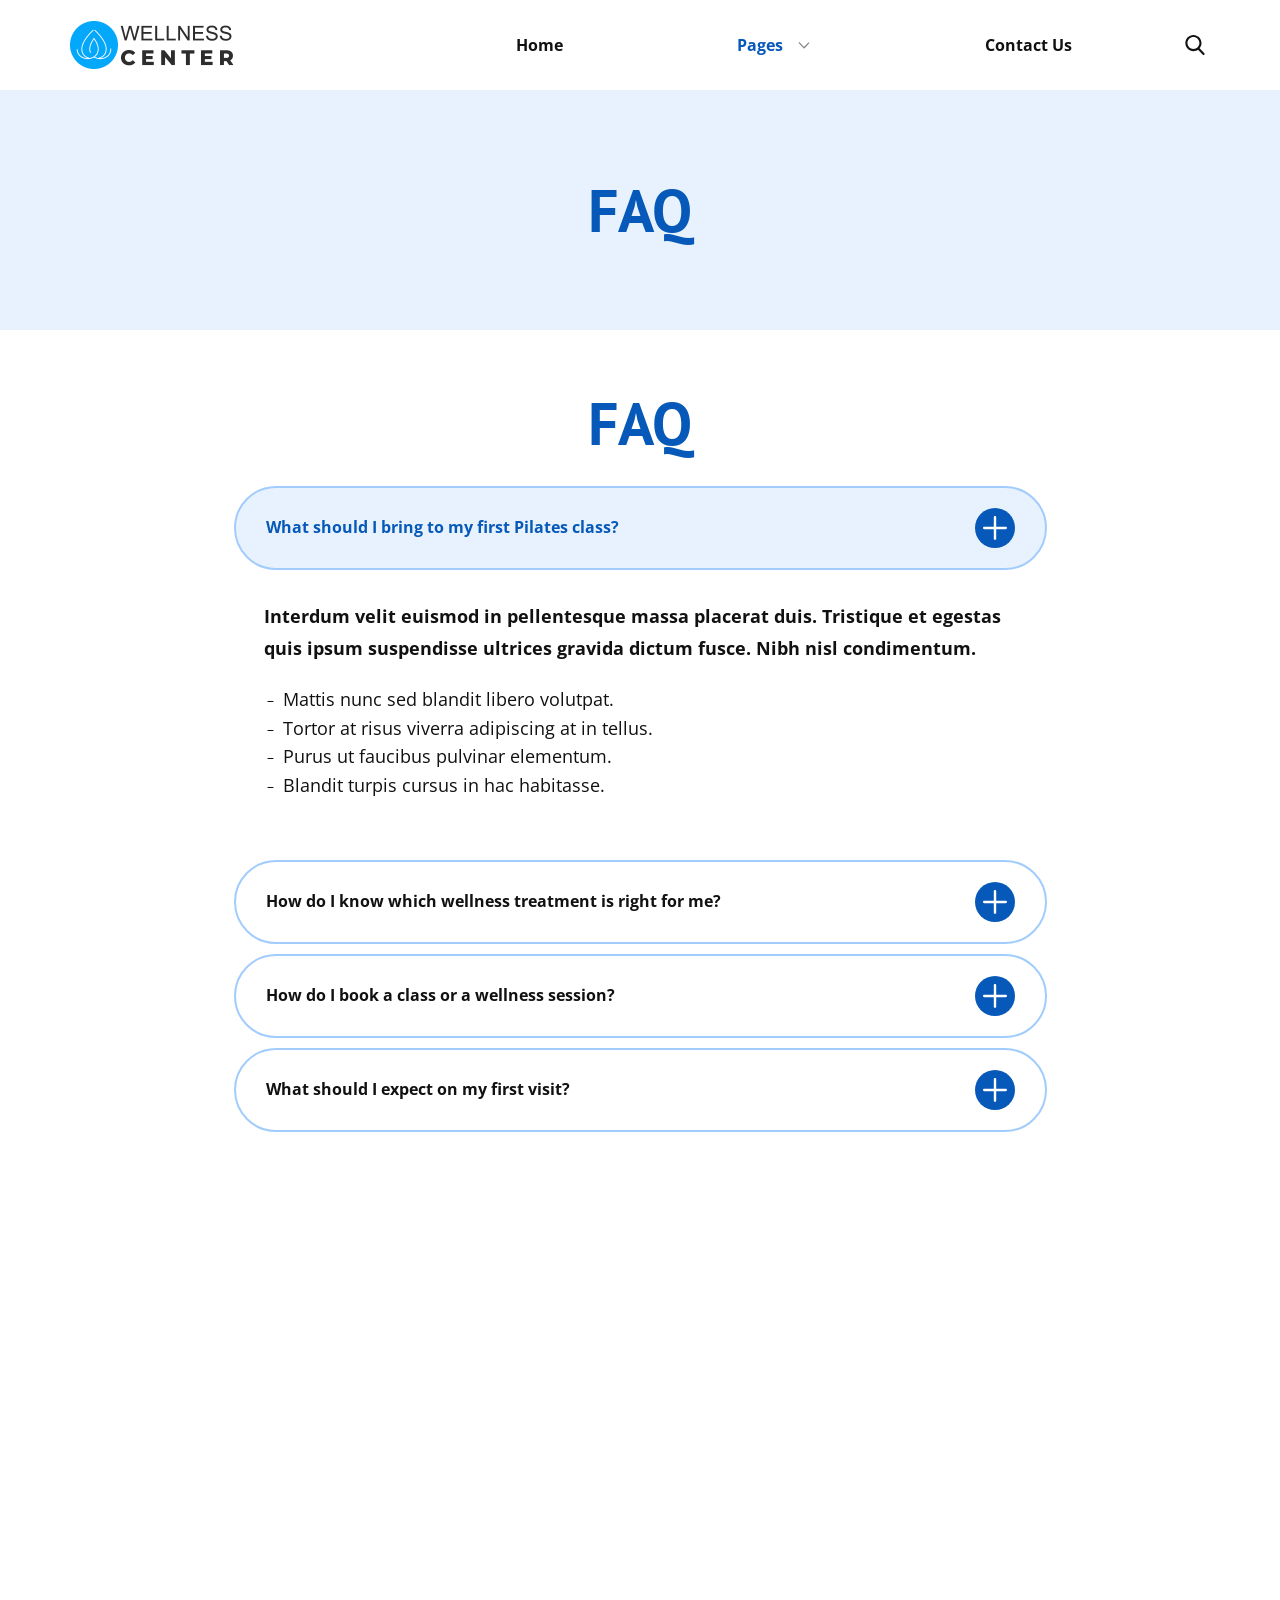
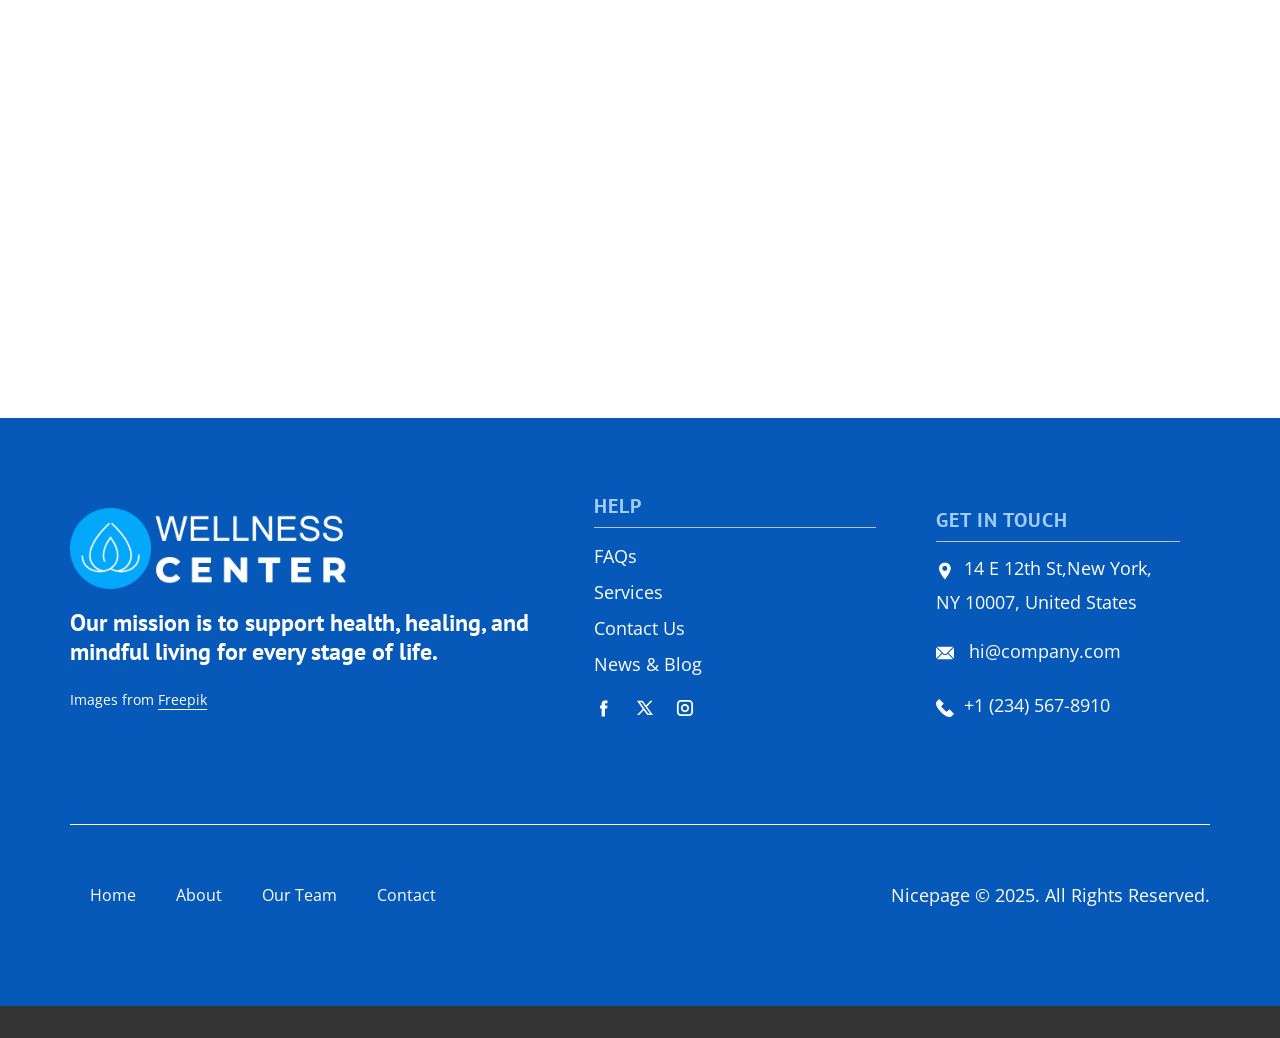
<file: FAQ-Page.html>
<!DOCTYPE html>
<html style="font-size: 16px;" lang="en"><head>
    <meta name="viewport" content="width=device-width, initial-scale=1.0">
    <meta charset="utf-8">
    <meta name="keywords" content="FAQ, FAQ, ​Tell us more">
    <meta name="description" content="">
    <title>FAQ Page</title>
    <link rel="stylesheet" href="nicepage.css" media="screen">
<link rel="stylesheet" href="FAQ-Page.css" media="screen">
    <script class="u-script" type="text/javascript" src="jquery.js" defer=""></script>
    <script class="u-script" type="text/javascript" src="nicepage.js" defer=""></script>
    <meta name="generator" content="Nicepage 8.4.0, nicepage.com">
    
    
    
    
    
    <link id="u-page-google-font" rel="stylesheet" href="https://fonts.googleapis.com/css2?display=swap&amp;family=PT+Sans:ital,wght@0,400;0,700;1,400;1,700&amp;family=Open+Sans:ital,wght@0,300;0,400;0,500;0,600;0,700;0,800;1,300;1,400;1,500;1,600;1,700;1,800">
    <script type="application/ld+json">{
		"@context": "http://schema.org",
		"@type": "Organization",
		"name": "",
		"logo": "images/logo-black.png",
		"sameAs": [
				"https://facebook.com/name",
				"https://twitter.com/name",
				"https://instagram.com/name"
		]
}</script>
    <meta name="theme-color" content="#0659b8">
    <meta name="twitter:site" content="@">
    <meta name="twitter:card" content="summary_large_image">
    <meta name="twitter:title" content="FAQ Page">
    <meta name="twitter:description" content="">
    <meta property="og:title" content="FAQ Page">
    <meta property="og:type" content="website">
  <meta data-intl-tel-input-cdn-path="intlTelInput/"></head>
  <body data-path-to-root="./" data-include-products="false" class="u-body u-clearfix u-xl-mode" data-lang="en"><header class="u-clearfix u-header u-header" id="header"><div class="u-clearfix u-sheet u-valign-middle u-valign-middle-xxl u-sheet-1">
        <a href="#" class="u-image u-logo u-image-1" data-image-width="656" data-image-height="192">
          <img src="images/logo-black.png" class="u-logo-image u-logo-image-1">
        </a>
        <nav class="u-dropdown-icon u-menu u-menu-dropdown u-offcanvas u-menu-1" role="navigation" aria-label="Menu navigation">
          <div class="menu-collapse" style="font-size: 1rem; letter-spacing: 0px; font-weight: 700;">
            <a class="u-button-style u-custom-left-right-menu-spacing u-custom-padding-bottom u-custom-text-hover-color u-custom-top-bottom-menu-spacing u-hamburger-link u-nav-link u-text-active-palette-1-base u-text-hover-palette-2-base" href="#" tabindex="-1" aria-label="Open menu" aria-controls="261f">
              <svg class="u-svg-link" viewBox="0 0 24 24"><use xlink:href="#menu-hamburger"></use></svg>
              <svg class="u-svg-content" version="1.1" id="menu-hamburger" viewBox="0 0 16 16" x="0px" y="0px" xmlns:xlink="http://www.w3.org/1999/xlink" xmlns="http://www.w3.org/2000/svg"><g><rect y="1" width="16" height="2"></rect><rect y="7" width="16" height="2"></rect><rect y="13" width="16" height="2"></rect>
</g></svg>
            </a>
          </div>
          <div class="u-custom-menu u-nav-container">
            <ul class="u-nav u-unstyled u-nav-1" role="menubar"><li role="none" class="u-nav-item"><a role="menuitem" class="u-button-style u-nav-link u-text-active-palette-1-base u-text-hover-palette-1-base u-nav-link-2" href="./">Home</a>
</li><li role="none" class="u-nav-item"><a tabindex="-1" role="menuitem" class="u-button-style u-nav-link u-text-active-palette-1-base u-text-hover-palette-1-base u-nav-link-2" aria-haspopup="true" aria-current="page">Pages</a><div class="u-nav-popup"><ul role="menu" class="u-h-spacing-20 u-nav u-unstyled u-v-spacing-10" aria-label="Pages menu"><li role="none" class="u-nav-item"><a role="menuitem" class="u-active-palette-1-base u-button-style u-grey-5 u-hover-palette-1-base u-nav-link" href="About.html">About Us</a>
</li><li role="none" class="u-nav-item"><a tabindex="-1" role="menuitem" class="u-active-palette-1-base u-button-style u-grey-5 u-hover-palette-1-base u-nav-link" href="#">Our Team</a>
</li><li role="none" class="u-nav-item"><a role="menuitem" class="u-active-palette-1-base u-button-style u-grey-5 u-hover-palette-1-base u-nav-link" href="FAQ-Page.html">FAQ</a>
</li></ul>
</div>
</li><li role="none" class="u-nav-item"><a tabindex="-1" role="menuitem" class="u-button-style u-nav-link u-text-active-palette-1-base u-text-hover-palette-1-base u-nav-link-2" href="#">Contact Us</a>
</li></ul>
          </div>
          <div class="u-custom-menu u-nav-container-collapse" id="261f" role="region" aria-label="Menu panel">
            <div class="u-black u-container-style u-inner-container-layout u-opacity u-opacity-95 u-sidenav">
              <div class="u-inner-container-layout u-sidenav-overflow">
                <div class="u-menu-close" tabindex="-1" aria-label="Close menu"></div>
                <ul class="u-align-center u-nav u-popupmenu-items u-unstyled u-nav-3" role="menubar"><li role="none" class="u-nav-item"><a role="menuitem" class="u-button-style u-nav-link" href="./">Home</a>
</li><li role="none" class="u-nav-item"><a tabindex="-1" role="menuitem" class="u-button-style u-nav-link" aria-haspopup="true" aria-current="page">Pages</a><div class="u-nav-popup"><ul role="menu" class="u-h-spacing-20 u-nav u-unstyled u-v-spacing-10" aria-label="Pages menu"><li role="none" class="u-nav-item"><a role="menuitem" class="u-button-style u-nav-link" href="About.html">About Us</a>
</li><li role="none" class="u-nav-item"><a tabindex="-1" role="menuitem" class="u-button-style u-nav-link" href="#">Our Team</a>
</li><li role="none" class="u-nav-item"><a role="menuitem" class="u-button-style u-nav-link" href="FAQ-Page.html">FAQ</a>
</li></ul>
</div>
</li><li role="none" class="u-nav-item"><a tabindex="-1" role="menuitem" class="u-button-style u-nav-link" href="#">Contact Us</a>
</li></ul>
              </div>
            </div>
            <div class="u-black u-menu-overlay u-opacity u-opacity-70"></div>
          </div>
        </nav>
        <form action="#" class="u-search u-search-layout-icon u-search-left u-search-1" data-search-token="no-license" data-href="search/search.html" data-page-id="992012222">
          <div class="u-search-overlay"></div>
          <button class="u-search-button" type="submit"><span class="u-search-icon u-search-icon-1">
              <svg class="u-svg-link" preserveAspectRatio="xMidYMin slice" viewBox="0 0 56.966 56.966"><use xlink:href="#svg-8e85"></use></svg>
              <svg xmlns="http://www.w3.org/2000/svg" xmlns:xlink="http://www.w3.org/1999/xlink" version="1.1" id="svg-8e85" x="0px" y="0px" viewBox="0 0 56.966 56.966" style="enable-background:new 0 0 56.966 56.966;" xml:space="preserve" class="u-svg-content"><path d="M55.146,51.887L41.588,37.786c3.486-4.144,5.396-9.358,5.396-14.786c0-12.682-10.318-23-23-23s-23,10.318-23,23  s10.318,23,23,23c4.761,0,9.298-1.436,13.177-4.162l13.661,14.208c0.571,0.593,1.339,0.92,2.162,0.92  c0.779,0,1.518-0.297,2.079-0.837C56.255,54.982,56.293,53.08,55.146,51.887z M23.984,6c9.374,0,17,7.626,17,17s-7.626,17-17,17  s-17-7.626-17-17S14.61,6,23.984,6z"></path></svg></span>
          </button>
          <input class="u-search-input" type="search" name="search" value="" placeholder="Search">
        </form>
      </div></header>
    <section class="u-clearfix u-container-align-center u-palette-1-light-3 u-section-1" id="block-1">
      <div class="u-clearfix u-sheet u-valign-middle u-sheet-1">
        <h2 class="u-align-center u-text u-text-default u-text-1">FAQ</h2>
      </div>
    </section>
    <section class="u-clearfix u-container-align-center u-section-2" id="block-2">
      <div class="u-clearfix u-sheet u-valign-middle u-sheet-1">
        <h2 class="u-align-center u-text u-text-default u-text-1">FAQ</h2>
        <div class="u-accordion u-spacing-10 u-accordion-1" role="tablist">
          <div class="u-accordion-item u-accordion-item-1">
            <a class="active u-accordion-link u-active-palette-1-light-3 u-border-2 u-border-active-palette-1-light-2 u-border-hover-palette-1-light-2 u-border-palette-1-light-2 u-btn-round u-button-style u-radius u-text-active-palette-1-base u-text-body-color u-accordion-link-1" id="link-accordion-7c0e" aria-controls="accordion-7c0e" aria-selected="true" role="tab"><span class="u-accordion-link-text"> What should I bring to my first Pilates class?<br></span><span class="u-accordion-link-icon u-icon u-icon-circle u-palette-1-base u-text-white u-icon-1"><svg class="u-svg-link" preserveAspectRatio="xMidYMin slice" viewBox="0 0 426.66667 426.66667" style=""><use xlink:href="#svg-347e"></use></svg><svg class="u-svg-content" viewBox="0 0 426.66667 426.66667" id="svg-347e"><path d="m405.332031 192h-170.664062v-170.667969c0-11.773437-9.558594-21.332031-21.335938-21.332031-11.773437 0-21.332031 9.558594-21.332031 21.332031v170.667969h-170.667969c-11.773437 0-21.332031 9.558594-21.332031 21.332031 0 11.777344 9.558594 21.335938 21.332031 21.335938h170.667969v170.664062c0 11.777344 9.558594 21.335938 21.332031 21.335938 11.777344 0 21.335938-9.558594 21.335938-21.335938v-170.664062h170.664062c11.777344 0 21.335938-9.558594 21.335938-21.335938 0-11.773437-9.558594-21.332031-21.335938-21.332031zm0 0"></path></svg></span>
            </a>
            <div class="u-accordion-active u-accordion-pane u-align-left u-container-align-left u-container-style u-white u-accordion-pane-1" id="accordion-7c0e" aria-labelledby="link-accordion-7c0e" role="tabpanel">
              <div class="u-container-layout u-valign-top u-container-layout-1">
                <p class="u-text u-text-2">Interdum velit euismod in pellentesque massa placerat duis. Tristique et egestas quis ipsum suspendisse ultrices gravida dictum fusce. Nibh nisl condimentum.</p>
                <ul class="u-custom-list u-text u-text-3">
                  <li>
                    <div class="u-list-icon">
                      <div xmlns="http://www.w3.org/2000/svg" xmlns:xlink="http://www.w3.org/1999/xlink" version="1.1" xml:space="preserve" class="u-svg-content">–</div>
                    </div>Mattis nunc sed blandit libero volutpat. 
                  </li>
                  <li>
                    <div class="u-list-icon">
                      <div xmlns="http://www.w3.org/2000/svg" xmlns:xlink="http://www.w3.org/1999/xlink" version="1.1" xml:space="preserve" class="u-svg-content">–</div>
                    </div>Tortor at risus viverra adipiscing at in tellus. 
                  </li>
                  <li>
                    <div class="u-list-icon">
                      <div xmlns="http://www.w3.org/2000/svg" xmlns:xlink="http://www.w3.org/1999/xlink" version="1.1" xml:space="preserve" class="u-svg-content">–</div>
                    </div>Purus ut faucibus pulvinar elementum. 
                  </li>
                  <li>
                    <div class="u-list-icon">
                      <div xmlns="http://www.w3.org/2000/svg" xmlns:xlink="http://www.w3.org/1999/xlink" version="1.1" xml:space="preserve" class="u-svg-content">–</div>
                    </div>Blandit turpis cursus in hac habitasse. 
                  </li>
                </ul>
              </div>
            </div>
          </div>
          <div class="u-accordion-item u-accordion-item-2">
            <a class="u-accordion-link u-active-palette-1-light-3 u-border-2 u-border-active-palette-1-light-2 u-border-hover-palette-1-light-2 u-border-palette-1-light-2 u-btn-round u-button-style u-radius u-text-active-palette-1-base u-text-body-color u-accordion-link-2" id="link-accordion-05cb" aria-controls="accordion-05cb" aria-selected="false" role="tab"><span class="u-accordion-link-text"> How do I know which wellness treatment is right for me?</span><span class="u-accordion-link-icon u-icon u-icon-circle u-palette-1-base u-text-white u-icon-2"><svg class="u-svg-link" preserveAspectRatio="xMidYMin slice" viewBox="0 0 426.66667 426.66667" style=""><use xlink:href="#svg-ae03"></use></svg><svg class="u-svg-content" viewBox="0 0 426.66667 426.66667" id="svg-ae03"><path d="m405.332031 192h-170.664062v-170.667969c0-11.773437-9.558594-21.332031-21.335938-21.332031-11.773437 0-21.332031 9.558594-21.332031 21.332031v170.667969h-170.667969c-11.773437 0-21.332031 9.558594-21.332031 21.332031 0 11.777344 9.558594 21.335938 21.332031 21.335938h170.667969v170.664062c0 11.777344 9.558594 21.335938 21.332031 21.335938 11.777344 0 21.335938-9.558594 21.335938-21.335938v-170.664062h170.664062c11.777344 0 21.335938-9.558594 21.335938-21.335938 0-11.773437-9.558594-21.332031-21.335938-21.332031zm0 0"></path></svg></span>
            </a>
            <div class="u-accordion-pane u-align-left u-container-align-left u-container-style u-white u-accordion-pane-2" id="accordion-05cb" aria-labelledby="link-accordion-05cb" role="tabpanel">
              <div class="u-container-layout u-valign-top u-container-layout-2">
                <ul class="u-custom-list u-text u-text-4">
                  <li>
                    <div class="u-list-icon">
                      <div xmlns="http://www.w3.org/2000/svg" xmlns:xlink="http://www.w3.org/1999/xlink" version="1.1" xml:space="preserve" class="u-svg-content">–</div>
                    </div>Interdum velit euismod in pellentesque massa. 
                  </li>
                  <li>
                    <div class="u-list-icon">
                      <div xmlns="http://www.w3.org/2000/svg" xmlns:xlink="http://www.w3.org/1999/xlink" version="1.1" xml:space="preserve" class="u-svg-content">–</div>
                    </div>Tristique et egestas quis ipsum suspendisse ultrices gravidae. 
                  </li>
                  <li>
                    <div class="u-list-icon">
                      <div xmlns="http://www.w3.org/2000/svg" xmlns:xlink="http://www.w3.org/1999/xlink" version="1.1" xml:space="preserve" class="u-svg-content">–</div>
                    </div>Nibh nisl condimentum id venenatis a condimentum. 
                  </li>
                  <li>
                    <div class="u-list-icon">
                      <div xmlns="http://www.w3.org/2000/svg" xmlns:xlink="http://www.w3.org/1999/xlink" version="1.1" xml:space="preserve" class="u-svg-content">–</div>
                    </div>Diam volutpat commodo sed egestas egestas fringilla. 
                  </li>
                </ul>
              </div>
            </div>
          </div>
          <div class="u-accordion-item u-accordion-item-3">
            <a class="u-accordion-link u-active-palette-1-light-3 u-border-2 u-border-active-palette-1-light-2 u-border-hover-palette-1-light-2 u-border-palette-1-light-2 u-btn-round u-button-style u-radius u-text-active-palette-1-base u-text-body-color u-accordion-link-3" id="link-accordion-a6bb" aria-controls="accordion-a6bb" aria-selected="false" role="tab"><span class="u-accordion-link-text"> How do I book a class or a wellness session?</span><span class="u-accordion-link-icon u-icon u-icon-circle u-palette-1-base u-text-white u-icon-3"><svg class="u-svg-link" preserveAspectRatio="xMidYMin slice" viewBox="0 0 426.66667 426.66667" style=""><use xlink:href="#svg-a4a8"></use></svg><svg class="u-svg-content" viewBox="0 0 426.66667 426.66667" id="svg-a4a8"><path d="m405.332031 192h-170.664062v-170.667969c0-11.773437-9.558594-21.332031-21.335938-21.332031-11.773437 0-21.332031 9.558594-21.332031 21.332031v170.667969h-170.667969c-11.773437 0-21.332031 9.558594-21.332031 21.332031 0 11.777344 9.558594 21.335938 21.332031 21.335938h170.667969v170.664062c0 11.777344 9.558594 21.335938 21.332031 21.335938 11.777344 0 21.335938-9.558594 21.335938-21.335938v-170.664062h170.664062c11.777344 0 21.335938-9.558594 21.335938-21.335938 0-11.773437-9.558594-21.332031-21.335938-21.332031zm0 0"></path></svg></span>
            </a>
            <div class="u-accordion-pane u-align-left u-container-align-left u-container-style u-white u-accordion-pane-3" id="accordion-a6bb" aria-labelledby="link-accordion-a6bb" role="tabpanel">
              <div class="u-container-layout u-valign-top u-container-layout-3">
                <ul class="u-custom-list u-text u-text-5">
                  <li>
                    <div class="u-list-icon">
                      <div xmlns="http://www.w3.org/2000/svg" xmlns:xlink="http://www.w3.org/1999/xlink" version="1.1" xml:space="preserve" class="u-svg-content">–</div>
                    </div>Mattis nunc sed blandit libero volutpat. 
                  </li>
                  <li>
                    <div class="u-list-icon">
                      <div xmlns="http://www.w3.org/2000/svg" xmlns:xlink="http://www.w3.org/1999/xlink" version="1.1" xml:space="preserve" class="u-svg-content">–</div>
                    </div>Tortor at risus viverra adipiscing at in tellus. 
                  </li>
                  <li>
                    <div class="u-list-icon">
                      <div xmlns="http://www.w3.org/2000/svg" xmlns:xlink="http://www.w3.org/1999/xlink" version="1.1" xml:space="preserve" class="u-svg-content">–</div>
                    </div>Purus ut faucibus pulvinar elementum. 
                  </li>
                  <li>
                    <div class="u-list-icon">
                      <div xmlns="http://www.w3.org/2000/svg" xmlns:xlink="http://www.w3.org/1999/xlink" version="1.1" xml:space="preserve" class="u-svg-content">–</div>
                    </div>Blandit turpis cursus in hac habitasse.
                  </li>
                </ul>
              </div>
            </div>
          </div>
          <div class="u-accordion-item u-accordion-item-4">
            <a class="u-accordion-link u-active-palette-1-light-3 u-border-2 u-border-active-palette-1-light-2 u-border-hover-palette-1-light-2 u-border-palette-1-light-2 u-btn-round u-button-style u-radius u-text-active-palette-1-base u-text-body-color u-accordion-link-4" id="link-92f7" role="tab" aria-controls="92f7" aria-selected="false"><span class="u-accordion-link-text"> What should I expect on my first visit?</span><span class="u-accordion-link-icon u-icon u-icon-circle u-palette-1-base u-text-white u-icon-4"><svg class="u-svg-link" preserveAspectRatio="xMidYMin slice" viewBox="0 0 426.66667 426.66667" style=""><use xlink:href="#svg-40cf"></use></svg><svg class="u-svg-content" viewBox="0 0 426.66667 426.66667" id="svg-40cf"><path d="m405.332031 192h-170.664062v-170.667969c0-11.773437-9.558594-21.332031-21.335938-21.332031-11.773437 0-21.332031 9.558594-21.332031 21.332031v170.667969h-170.667969c-11.773437 0-21.332031 9.558594-21.332031 21.332031 0 11.777344 9.558594 21.335938 21.332031 21.335938h170.667969v170.664062c0 11.777344 9.558594 21.335938 21.332031 21.335938 11.777344 0 21.335938-9.558594 21.335938-21.335938v-170.664062h170.664062c11.777344 0 21.335938-9.558594 21.335938-21.335938 0-11.773437-9.558594-21.332031-21.335938-21.332031zm0 0"></path></svg></span>
            </a>
            <div class="u-accordion-pane u-align-left u-container-align-left u-container-style u-white u-accordion-pane-4" id="92f7" role="tabpanel" aria-labelledby="link-92f7">
              <div class="u-container-layout u-container-layout-4">
                <p class="u-text u-text-6"> Mattis nunc sed blandit libero volutpat.<br>–Tortor at risus viverra adipiscing at in tellus. <br>– Purus ut faucibus pulvinar elementum.<br> – Blandit turpis cursus in hac habitasse.
                </p>
              </div>
            </div>
          </div>
        </div>
      </div>
    </section>
    <section class="u-align-center u-clearfix u-container-align-center u-section-3" id="block-3">
      <div class="u-clearfix u-sheet u-valign-bottom u-sheet-1">
        <div class="data-layout-selected u-clearfix u-expanded-width u-layout-wrap u-layout-wrap-1">
          <div class="u-gutter-0 u-layout">
            <div class="u-layout-row">
              <div class="u-align-left u-container-align-left u-container-align-left-md u-container-align-left-sm u-container-align-left-xl u-container-align-left-xs u-container-style u-layout-cell u-shape-rectangle u-size-30-lg u-size-30-xl u-size-60-md u-size-60-sm u-size-60-xs u-layout-cell-1" data-animation-name="customAnimationIn" data-animation-duration="1000" data-animation-delay="200">
                <div class="u-container-layout u-valign-bottom u-container-layout-1">
                  <img class="custom-expanded u-expanded-width-lg u-image u-image-default u-image-1" src="images/woman-think2-min.png" alt="" data-image-width="1000" data-image-height="1379">
                </div>
              </div>
              <div class="u-container-align-left-md u-container-align-left-sm u-container-align-left-xs u-container-style u-layout-cell u-size-30-lg u-size-30-xl u-size-60-md u-size-60-sm u-size-60-xs u-layout-cell-2" data-animation-name="customAnimationIn" data-animation-duration="1000" data-animation-delay="0">
                <div class="u-container-layout u-valign-middle u-container-layout-2">
                  <h2 class="u-align-left u-text u-text-1"> Tell us more</h2>
                  <div class="u-expanded-width u-layout-grid u-list u-list-1">
                    <div class="u-repeater u-repeater-1">
                      <div class="u-container-style u-list-item u-repeater-item u-shape-rectangle">
                        <div class="u-container-layout u-similar-container u-container-layout-3">
                          <div alt="" class="u-border-5 u-border-palette-1-base u-image u-image-circle u-image-2" data-image-width="211" data-image-height="211"></div>
                          <h5 class="u-text u-text-2">Celia Almeda</h5>
                          <p class="u-text u-text-3"> Excellent private wellness experience!&nbsp;&nbsp;At imperdiet dui accumsan sit amet nulla facilisi morbi tempus. Ut sem nulla pharetra diam sit amet nisl. Enim nunc</p>
                        </div>
                      </div>
                      <div class="u-container-style u-list-item u-repeater-item u-shape-rectangle">
                        <div class="u-container-layout u-similar-container u-container-layout-4">
                          <div alt="" class="u-border-5 u-border-palette-1-base u-image u-image-circle u-image-3" data-image-width="211" data-image-height="211"></div>
                          <h5 class="u-text u-text-4">Frank Kinney</h5>
                          <p class="u-text u-text-5">Proin sed libero enim sed faucibus turpis. At imperdiet dui accumsan sit amet nulla facilisi morbi tempus. Ut sem nulla pharetra diam sit amet nisl.&nbsp;</p>
                        </div>
                      </div>
                    </div>
                  </div>
                  <p class="u-align-left u-text u-text-6">Image from <a href="https://www.freepik.com/" class="u-active-none u-border-none u-btn u-button-link u-button-style u-hover-none u-none u-text-palette-1-base u-btn-1">Freepik</a>
                  </p>
                  <a href="" class="u-active-white u-align-left u-border-2 u-border-active-palette-2-base u-border-hover-palette-2-base u-border-palette-1-base u-btn u-btn-round u-button-style u-hover-white u-palette-1-base u-radius u-btn-2">Read more More</a>
                </div>
              </div>
            </div>
          </div>
        </div>
      </div>
    </section>
    
    
    
    <footer class="u-align-center-sm u-align-center-xs u-clearfix u-container-align-center u-footer u-palette-1-base" id="footer"><div class="u-clearfix u-sheet u-valign-middle u-sheet-1">
        <div class="data-layout-selected u-clearfix u-expanded-width u-layout-wrap u-layout-wrap-1">
          <div class="u-gutter-0 u-layout">
            <div class="u-layout-row">
              <div class="u-container-align-left u-container-style u-layout-cell u-shape-rectangle u-size-26-lg u-size-26-xl u-size-26-xxl u-size-40-md u-size-40-sm u-size-40-xs u-layout-cell-1">
                <div class="u-container-layout u-valign-top u-container-layout-1">
                  <a href="" class="u-image u-logo u-image-1" data-image-width="656" data-image-height="192">
                    <img src="images/logo-white-1.png" class="u-logo-image u-logo-image-1">
                  </a>
                  <h4 class="u-align-left u-text u-text-default u-text-1"> Our mission is to support health, healing, and mindful living for every stage of life.</h4>
                  <p class="u-align-left u-text u-text-2">Images from <a href="https://www.freepik.com/" class="u-active-none u-border-1 u-border-active-palette-1-base u-border-hover-palette-1-base u-border-no-left u-border-no-right u-border-no-top u-border-white u-btn u-button-link u-button-style u-hover-none u-none u-text-body-alt-color u-btn-1" target="_blank" data-animation-name="" data-animation-duration="0" data-animation-delay="0" data-animation-direction="">Freepik</a>
                  </p>
                </div>
              </div>
              <div class="u-container-style u-layout-cell u-shape-rectangle u-size-18-lg u-size-18-xl u-size-18-xxl u-size-20-md u-size-20-sm u-size-20-xs u-layout-cell-2">
                <div class="u-container-layout u-valign-top u-container-layout-2">
                  <h5 class="u-align-left u-text u-text-3"> Help</h5>
                  <div class="u-align-left u-border-1 u-border-grey-25 u-border-no-bottom u-border-no-left u-expanded-width u-line u-line-horizontal u-line-1"></div>
                  <p class="u-align-left u-text u-text-4">
                    <a href="#" class="u-active-none u-border-1 u-border-active-white u-border-hover-white u-border-no-left u-border-no-right u-border-no-top u-btn u-button-link u-button-style u-hover-none u-none u-text-active-grey-10 u-text-body-alt-color u-text-hover-grey-10 u-btn-2" title="#" data-animation-name="" data-animation-duration="0" data-animation-delay="0" data-animation-direction=""> FAQs</a>
                    <a href="#" class="u-active-none u-border-1 u-border-active-white u-border-hover-white u-border-no-left u-border-no-right u-border-no-top u-btn u-button-link u-button-style u-hover-none u-none u-text-active-grey-10 u-text-body-alt-color u-text-hover-grey-10 u-btn-3" title="#" data-animation-name="" data-animation-duration="0" data-animation-delay="0" data-animation-direction="">
                      <br>Services
                    </a>
                    <br>
                    <a href="#" class="u-active-none u-border-1 u-border-active-white u-border-hover-white u-border-no-left u-border-no-right u-border-no-top u-btn u-button-link u-button-style u-hover-none u-none u-text-active-grey-10 u-text-body-alt-color u-text-hover-grey-10 u-btn-4" title="#" data-animation-name="" data-animation-duration="0" data-animation-delay="0" data-animation-direction=""> Contact Us<br>
                    </a>
                    <a href="#" class="u-active-none u-border-1 u-border-active-white u-border-hover-white u-border-no-left u-border-no-right u-border-no-top u-btn u-button-link u-button-style u-hover-none u-none u-text-active-grey-10 u-text-body-alt-color u-text-hover-grey-10 u-btn-5" data-animation-name="" data-animation-duration="0" data-animation-delay="0" data-animation-direction=""> News &amp; Blog</a>
                    <br>
                  </p>
                  <div class="u-social-icons u-social-icons-1">
                    <a class="u-social-url" title="facebook" target="_blank" href="https://facebook.com/name"><span class="u-icon u-social-facebook u-social-icon u-text-white u-icon-1"><svg class="u-svg-link" preserveAspectRatio="xMidYMin slice" viewBox="0 0 112 112" style=""><use xlink:href="#svg-58df"></use></svg><svg class="u-svg-content" viewBox="0 0 112 112" x="0" y="0" id="svg-58df"><path fill="currentColor" d="M75.5,28.8H65.4c-1.5,0-4,0.9-4,4.3v9.4h13.9l-1.5,15.8H61.4v45.1H42.8V58.3h-8.8V42.4h8.8V32.2
c0-7.4,3.4-18.8,18.8-18.8h13.8v15.4H75.5z"></path></svg></span>
                    </a>
                    <a class="u-social-url" title="twitter" target="_blank" href="https://twitter.com/name"><span class="u-icon u-social-icon u-social-twitter u-text-white u-icon-2"><svg class="u-svg-link" preserveAspectRatio="xMidYMin slice" viewBox="0 0 112.2 112.2" style=""><use xlink:href="#svg-e10a"></use></svg><svg class="u-svg-content" viewBox="0 0 112.2 112.2" x="0px" y="0px" id="svg-e10a"><path d="M67.1,49.1L98.6,16h-12L62,42L43.2,16H11l32.8,45.2L11,96h11.6l26.3-27.7L69.1,96H101L67.1,49.1z M55,61.9l-5.1-7L27.5,24.4
	h11.4l17.3,23.8l5.1,7.1l23.4,32.2H73.8L55,61.9z"></path></svg></span>
                    </a>
                    <a class="u-social-url" title="instagram" target="_blank" href="https://instagram.com/name"><span class="u-icon u-social-icon u-social-instagram u-text-white u-icon-3"><svg class="u-svg-link" preserveAspectRatio="xMidYMin slice" viewBox="0 0 112 112" style=""><use xlink:href="#svg-3bdf"></use></svg><svg class="u-svg-content" viewBox="0 0 112 112" x="0" y="0" id="svg-3bdf"><path fill="currentColor" d="M55.9,32.9c-12.8,0-23.2,10.4-23.2,23.2s10.4,23.2,23.2,23.2s23.2-10.4,23.2-23.2S68.7,32.9,55.9,32.9z
	 M55.9,69.4c-7.4,0-13.3-6-13.3-13.3c-0.1-7.4,6-13.3,13.3-13.3s13.3,6,13.3,13.3C69.3,63.5,63.3,69.4,55.9,69.4z"></path><path fill="currentColor" d="M78.2,11H33.5C21,11,10.8,21.3,10.8,33.7v44.7c0,12.6,10.2,22.8,22.7,22.8h44.7c12.6,0,22.7-10.2,22.7-22.7
	V33.7C100.8,21.1,90.6,11,78.2,11z M91,78.4c0,7.1-5.8,12.8-12.8,12.8H33.5c-7.1,0-12.8-5.8-12.8-12.8V33.7
	c0-7.1,5.8-12.8,12.8-12.8h44.7c7.1,0,12.8,5.8,12.8,12.8V78.4z"></path></svg></span>
                    </a>
                  </div>
                </div>
              </div>
              <div class="u-container-style u-layout-cell u-shape-rectangle u-size-16-lg u-size-16-xl u-size-16-xxl u-size-60-md u-size-60-sm u-size-60-xs u-layout-cell-3">
                <div class="u-container-layout u-valign-top u-container-layout-3">
                  <h5 class="u-align-left u-text u-text-5"> Get In Touch</h5>
                  <div class="u-align-left u-border-1 u-border-grey-25 u-border-no-bottom u-border-no-left u-expanded-width u-line u-line-horizontal u-line-2" data-animation-name="" data-animation-duration="0" data-animation-delay="0" data-animation-direction=""></div>
                  <p class="u-align-left u-text u-text-6"><span class="u-file-icon u-icon u-text-white u-icon-4"><img src="images/1-b26c8bb7.png" alt=""></span>&nbsp;​​​​14 E 12th St,New York, NY 10007, United States
                  </p>
                  <p class="u-align-left u-text u-text-default u-text-7"><span class="u-file-icon u-icon u-text-white u-icon-5"><img src="images/2-a85e65c4.png" alt=""></span>&nbsp; <a href="mailto:hi@car.repair.com" class="u-active-none u-border-1 u-border-active-white u-border-hover-white u-border-no-left u-border-no-right u-border-no-top u-btn u-button-link u-button-style u-hover-none u-none u-text-active-grey-10 u-text-body-alt-color u-text-hover-grey-10 u-btn-6" data-animation-name="" data-animation-duration="0" data-animation-delay="0" data-animation-direction="">hi@company.com</a>
                  </p>
                  <p class="u-align-left u-text u-text-8">
                    <a href="tel:+12345678910" class="u-active-none u-border-1 u-border-active-white u-border-hover-white u-border-no-left u-border-no-right u-border-no-top u-btn u-button-link u-button-style u-hover-none u-none u-text-active-grey-10 u-text-body-alt-color u-text-hover-grey-10 u-btn-7" data-animation-name="" data-animation-duration="0" data-animation-delay="0" data-animation-direction=""><span class="u-file-icon u-icon u-text-white u-icon-6"><img src="images/3-c91f3b92.png" alt=""></span>&nbsp;​+1 (234) 567-8910
                    </a>
                  </p>
                </div>
              </div>
            </div>
          </div>
        </div>
        <div class="u-align-center u-border-1 u-border-white u-expanded-width u-line u-line-horizontal u-line-3"></div>
        <div class="data-layout-selected u-clearfix u-expanded-width u-layout-custom-xs u-layout-wrap u-layout-wrap-2">
          <div class="u-layout">
            <div class="u-layout-row">
              <div class="u-container-style u-layout-cell u-size-14-xs u-size-30-lg u-size-30-xl u-size-30-xxl u-size-60-md u-size-60-sm u-layout-cell-4">
                <div class="u-container-layout u-valign-middle u-container-layout-4">
                  <nav class="u-menu u-menu-dropdown u-offcanvas u-menu-1" data-responsive-from="XS" role="navigation">
                    <div class="menu-collapse">
                      <a class="u-button-style u-hamburger-link u-nav-link" aria-label="Open menu" aria-controls="e226" href="#">
                        <svg class="u-svg-link" viewBox="0 0 24 24"><use xlink:href="#svg-23e0"></use></svg>
                        <svg class="u-svg-content" version="1.1" id="svg-23e0" viewBox="0 0 16 16" x="0px" y="0px" xmlns:xlink="http://www.w3.org/1999/xlink" xmlns="http://www.w3.org/2000/svg"><g><rect y="1" width="16" height="2"></rect><rect y="7" width="16" height="2"></rect><rect y="13" width="16" height="2"></rect>
</g></svg>
                      </a>
                    </div>
                    <div class="u-custom-menu u-nav-container">
                      <ul class="u-nav u-unstyled" role="menubar"><li class="u-nav-item" role="none"><a class="u-button-style u-nav-link" href="#" tabindex="-1" role="menuitem" aria-haspopup="true" aria-expanded="false">Home</a>
</li><li class="u-nav-item" role="none"><a class="u-button-style u-nav-link" href="#" tabindex="-1" role="menuitem">About</a>
</li><li class="u-nav-item" role="none"><a class="u-button-style u-nav-link" href="#" tabindex="-1" role="menuitem">Our Team</a>
</li><li class="u-nav-item" role="none"><a class="u-button-style u-nav-link" href="#" tabindex="-1" role="menuitem">Contact</a>
</li></ul>
                    </div>
                    <div id="e226" role="region" aria-label="Menu panel" class="u-custom-menu u-nav-container-collapse">
                      <div class="u-black u-container-style u-inner-container-layout u-opacity u-opacity-95 u-sidenav">
                        <div class="u-inner-container-layout u-sidenav-overflow">
                          <div class="u-menu-close" aria-label="Close menu"></div>
                          <ul class="u-align-center u-nav u-popupmenu-items u-unstyled u-nav-2"><li class="u-nav-item"><a class="u-button-style u-nav-link" href="#">Home</a>
</li><li class="u-nav-item"><a class="u-button-style u-nav-link" href="#">About</a>
</li><li class="u-nav-item"><a class="u-button-style u-nav-link" href="#">Our Team</a>
</li><li class="u-nav-item"><a class="u-button-style u-nav-link" href="#">Contact</a>
</li></ul>
                        </div>
                      </div>
                      <div class="u-black u-menu-overlay u-opacity u-opacity-70"></div>
                    </div>
                    <style class="menu-style">@media (max-width: 539px) {
                    [data-responsive-from="XS"] .u-nav-container {
                        display: none;
                    }
                    [data-responsive-from="XS"] .menu-collapse {
                        display: block;
                    }
                }</style>
                  </nav>
                </div>
              </div>
              <div class="u-container-align-left-md u-container-align-left-sm u-container-align-left-xs u-container-align-right-lg u-container-align-right-xl u-container-align-right-xxl u-container-style u-layout-cell u-size-30-lg u-size-30-xl u-size-30-xxl u-size-46-xs u-size-60-md u-size-60-sm u-layout-cell-5">
                <div class="u-container-layout u-valign-middle u-container-layout-5">
                  <p class="u-align-left-md u-align-left-sm u-align-left-xs u-align-right-lg u-align-right-xl u-align-right-xxl u-text u-text-default u-text-9">Nicepage © 2025. All Rights Reserved.</p>
                </div>
              </div>
            </div>
          </div>
        </div>
      </div></footer>
    <section class="u-backlink u-clearfix u-grey-80"></section>
  
</body></html>
</file>
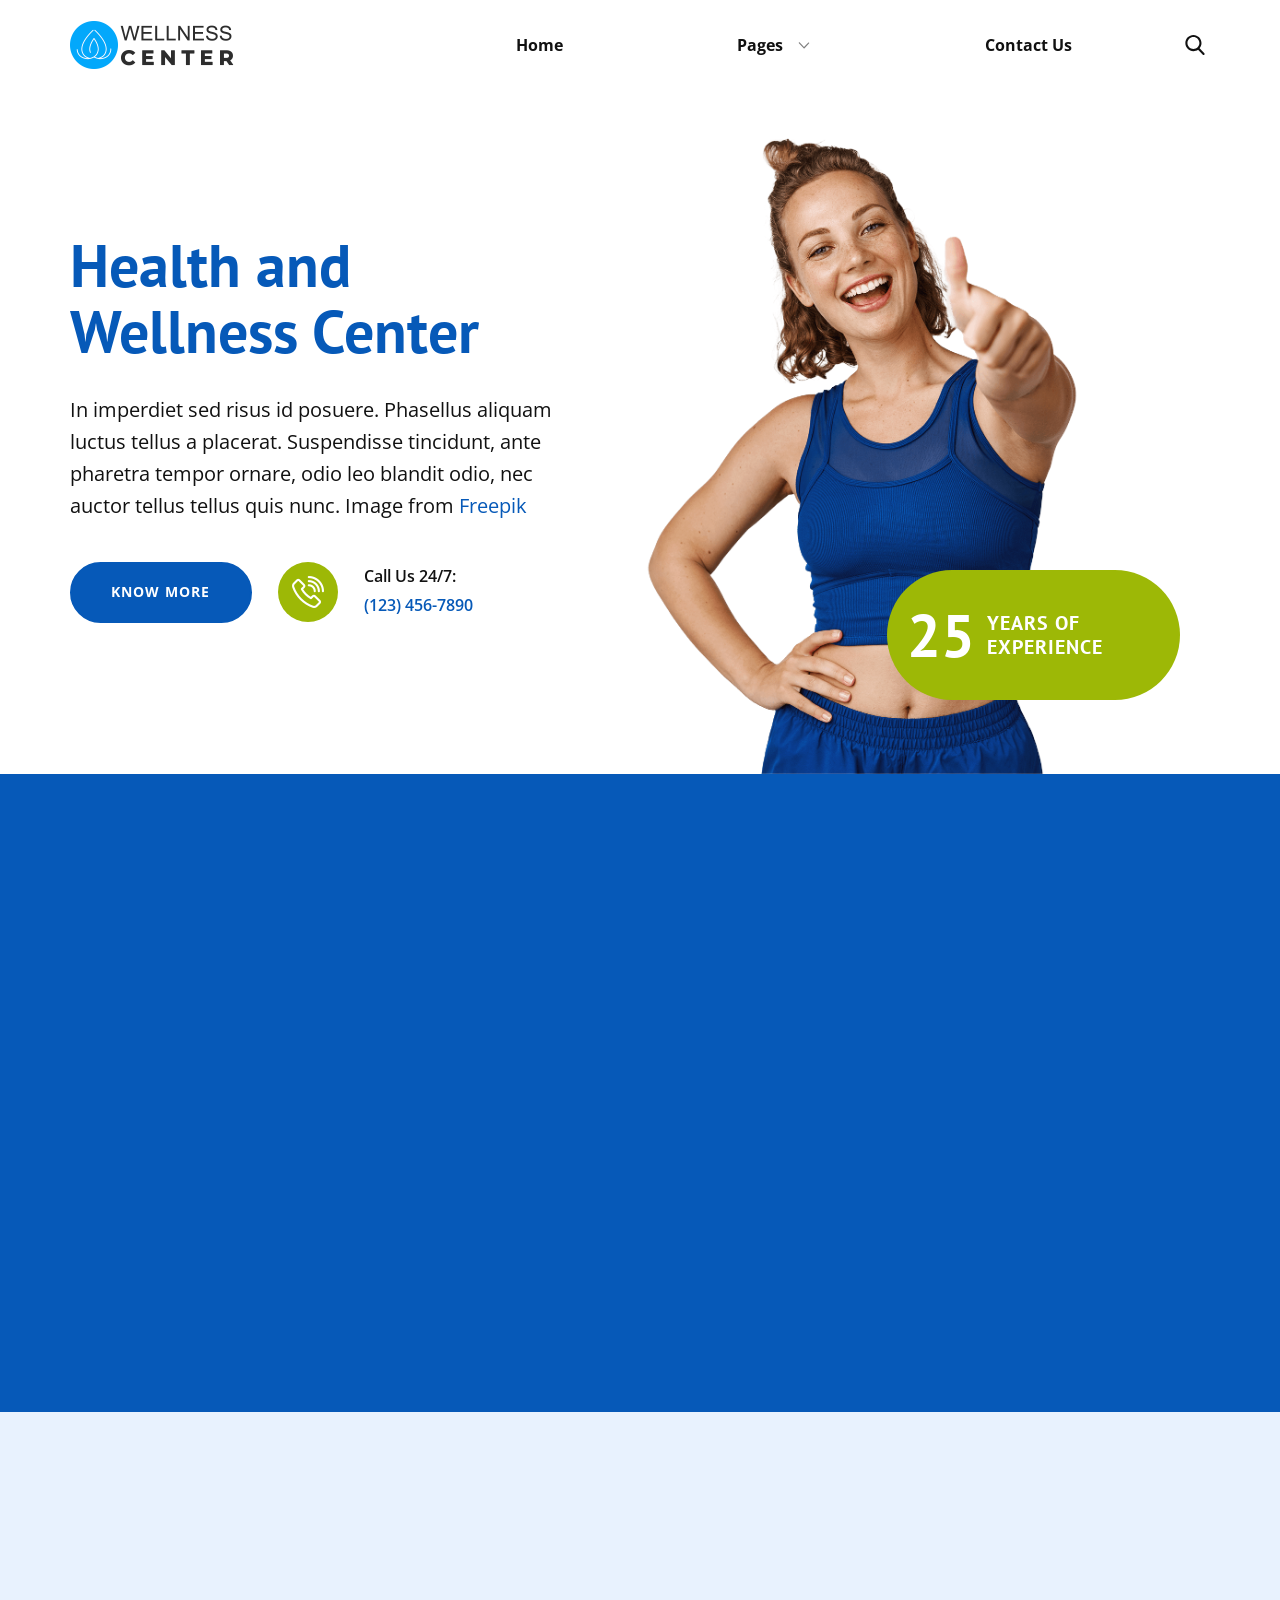
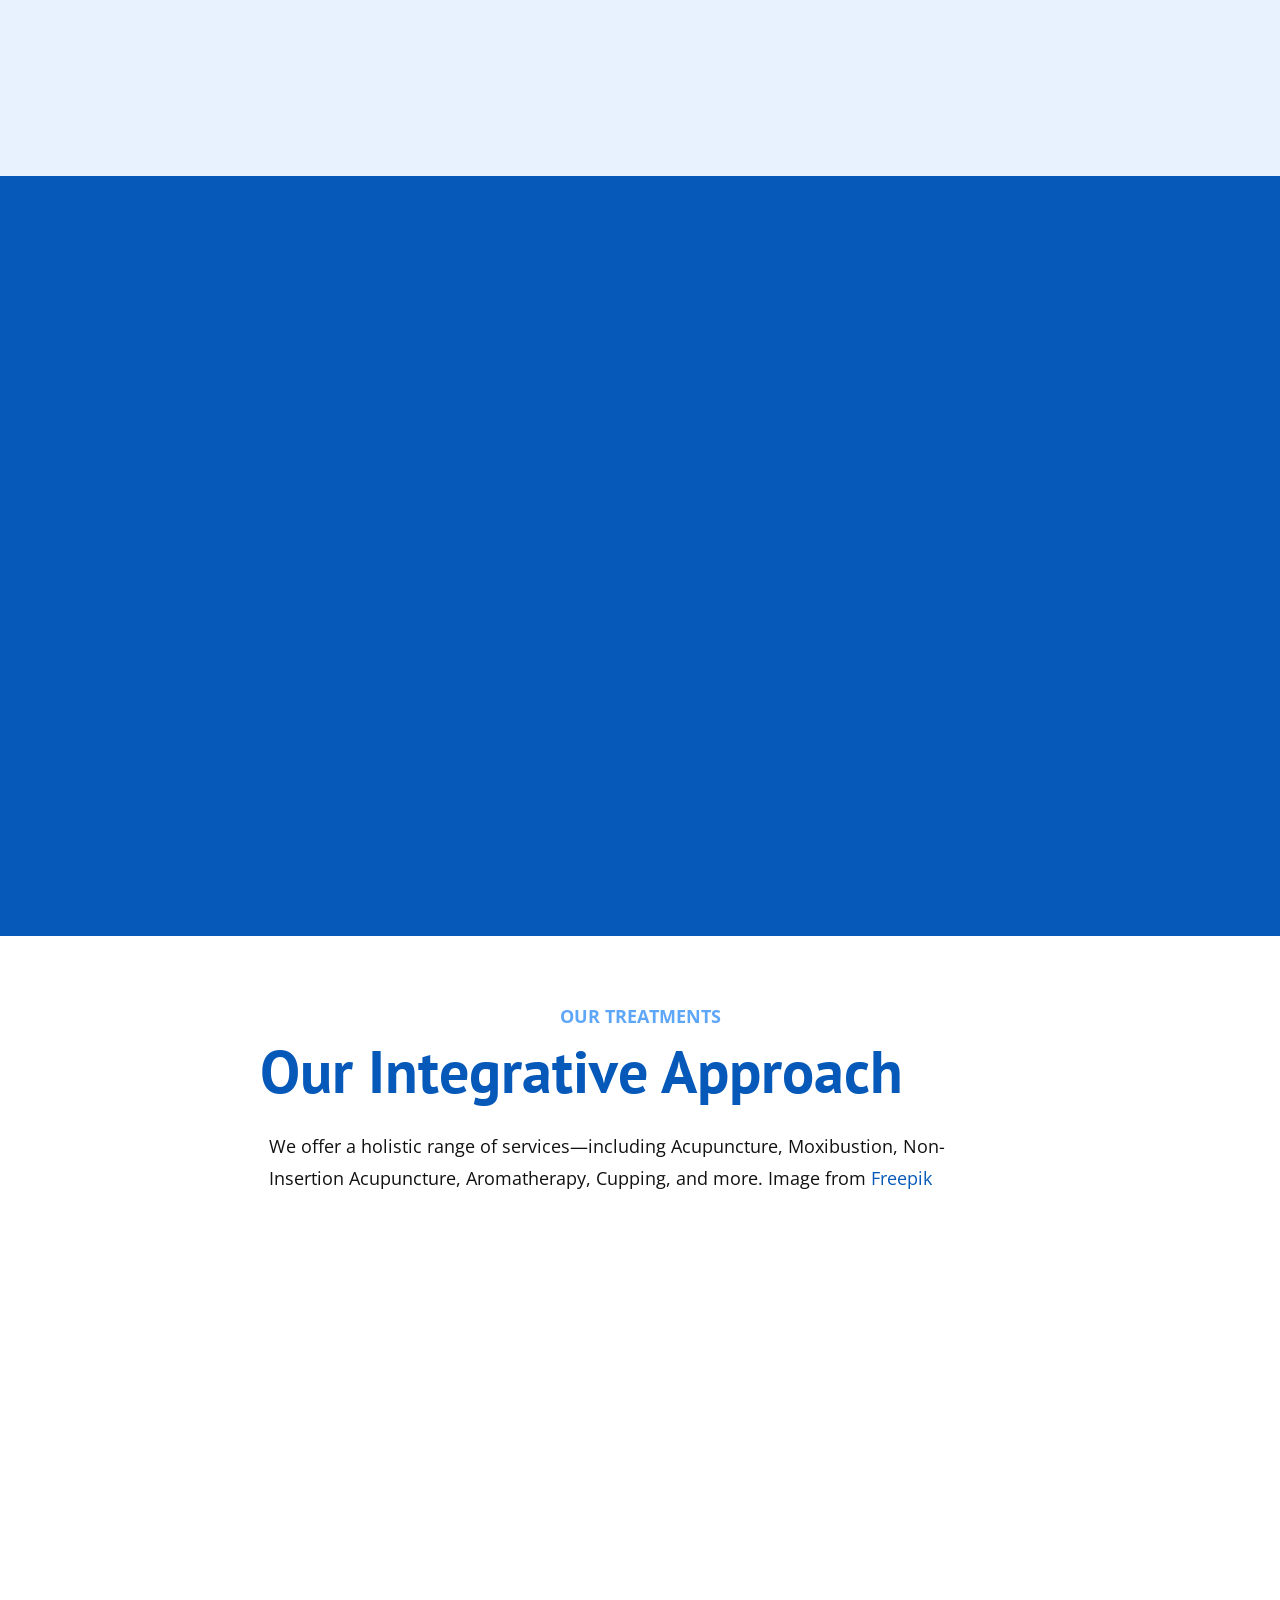
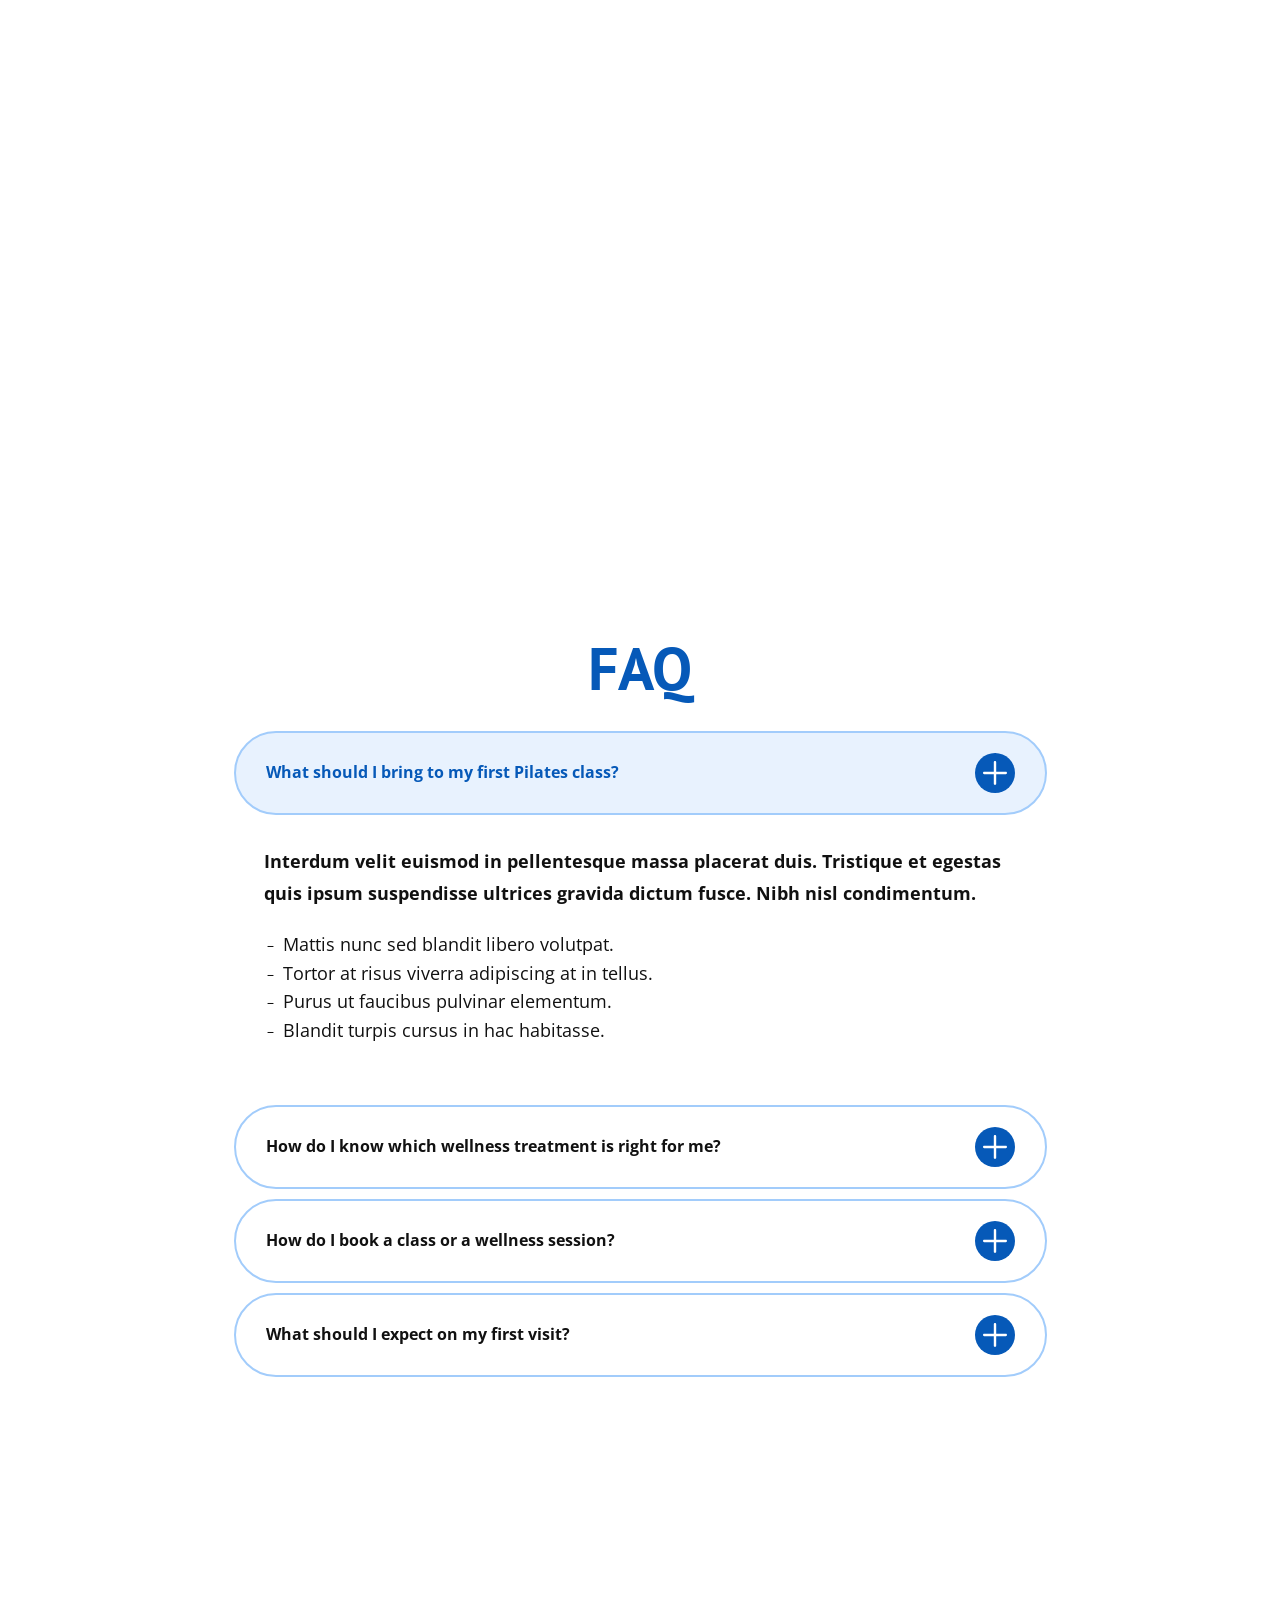
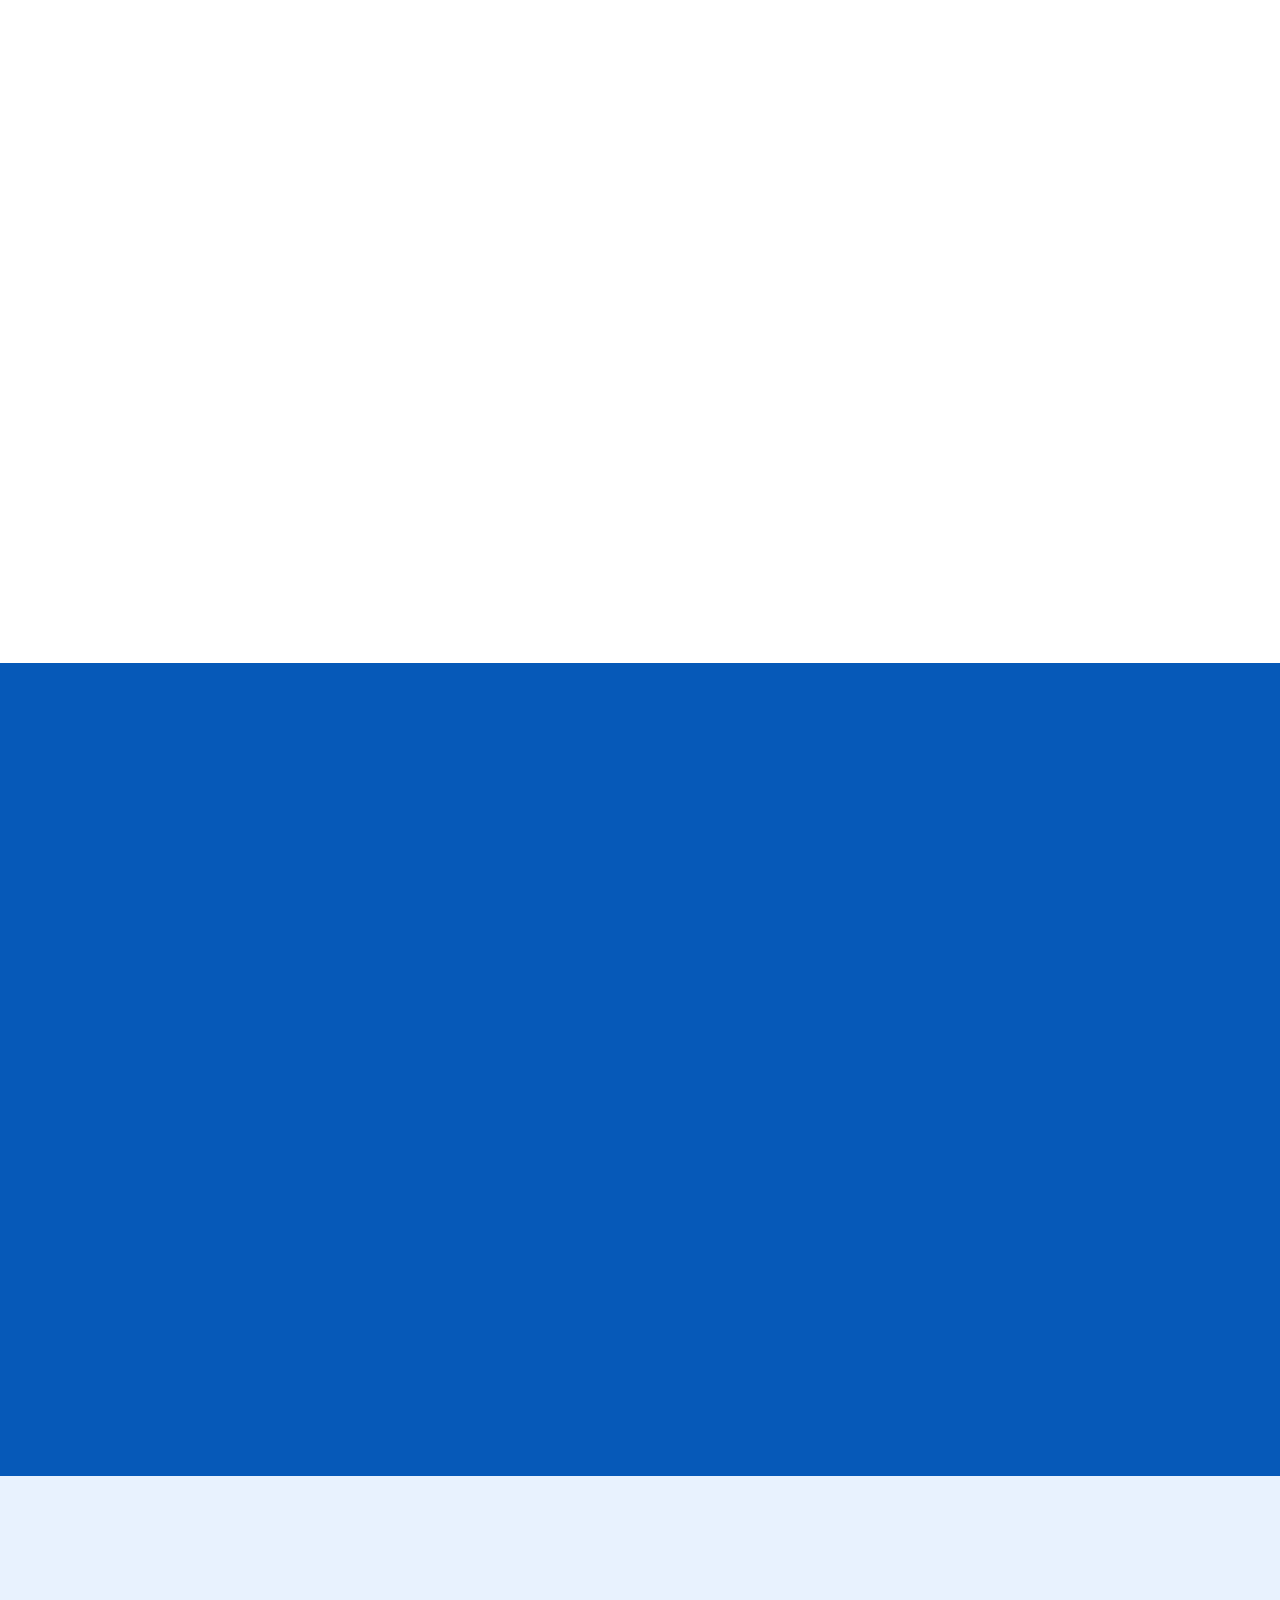
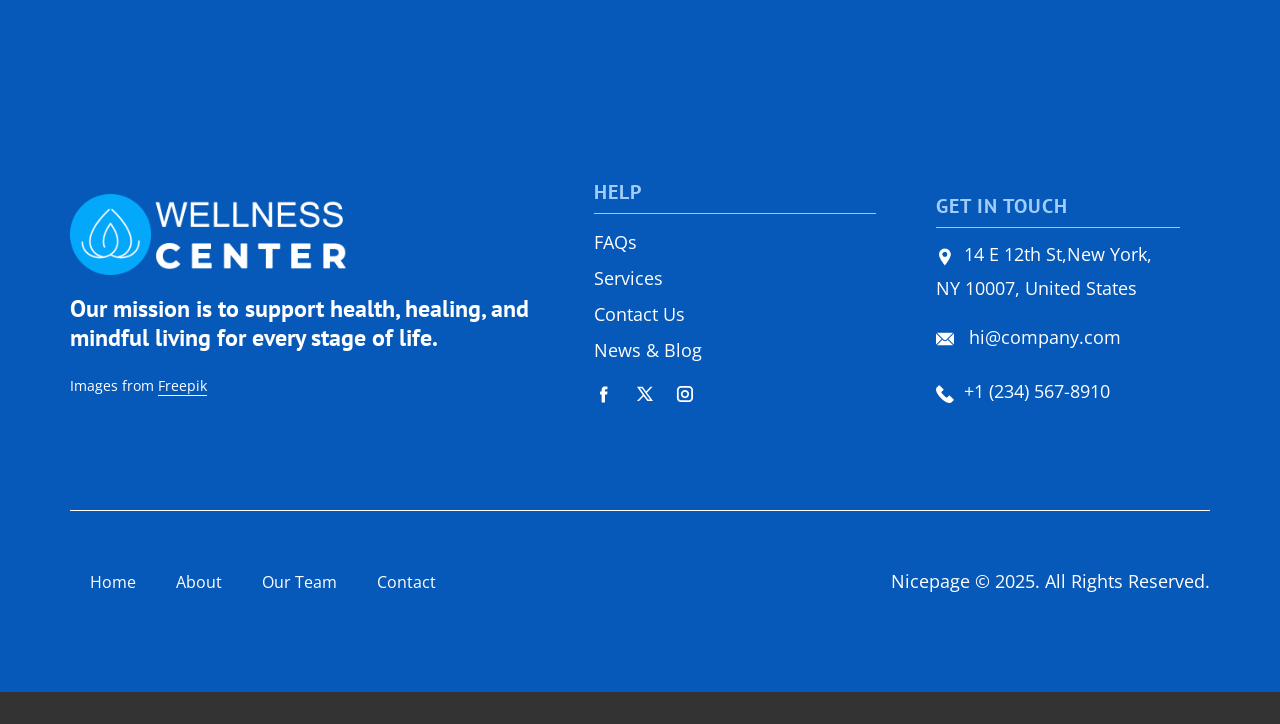
<file: Landing.html>
<!DOCTYPE html>
<html style="font-size: 16px;" lang="en"><head>
    <meta name="viewport" content="width=device-width, initial-scale=1.0">
    <meta charset="utf-8">
    <meta name="keywords" content="​Health and Wellness Center, ​Well Being Programs, ​Scientific well-being&nbsp;to transform lives, ​Benefits of Pilates, ​Find Your Harmony and Health, ​Recommended
starting points:, ​Our Integrative Approach, FAQ, ​Tell us more, ​Guiding your
health wellness, ​Wellbeing workshops">
    <meta name="description" content="">
    <title>Landing</title>
    <link rel="stylesheet" href="nicepage.css" media="screen">
<link rel="stylesheet" href="Landing.css" media="screen">
    <script class="u-script" type="text/javascript" src="jquery.js" defer=""></script>
    <script class="u-script" type="text/javascript" src="nicepage.js" defer=""></script>
    <meta name="generator" content="Nicepage 8.4.0, nicepage.com">
    
    
    
    
    
    
    
    
    
    
    
    
    
    
    <link id="u-page-google-font" rel="stylesheet" href="https://fonts.googleapis.com/css2?display=swap&amp;family=PT+Sans:ital,wght@0,400;0,700;1,400;1,700&amp;family=Open+Sans:ital,wght@0,300;0,400;0,500;0,600;0,700;0,800;1,300;1,400;1,500;1,600;1,700;1,800">
    <script type="application/ld+json">{
		"@context": "http://schema.org",
		"@type": "Organization",
		"name": "",
		"logo": "images/logo-black.png",
		"sameAs": [
				"https://facebook.com/name",
				"https://twitter.com/name",
				"https://instagram.com/name"
		]
}</script>
    <meta name="theme-color" content="#0659b8">
    <meta name="twitter:site" content="@">
    <meta name="twitter:card" content="summary_large_image">
    <meta name="twitter:title" content="Landing">
    <meta name="twitter:description" content="">
    <meta property="og:title" content="Landing">
    <meta property="og:type" content="website">
  <meta name="referrer" content="origin"><meta data-intl-tel-input-cdn-path="intlTelInput/"></head>
  <body data-path-to-root="./" data-include-products="false" class="u-body u-clearfix u-xl-mode" data-lang="en"><header class="u-clearfix u-header u-header" id="header"><div class="u-clearfix u-sheet u-valign-middle u-valign-middle-xxl u-sheet-1">
        <a href="#" class="u-image u-logo u-image-1" data-image-width="656" data-image-height="192">
          <img src="images/logo-black.png" class="u-logo-image u-logo-image-1">
        </a>
        <nav class="u-dropdown-icon u-menu u-menu-dropdown u-offcanvas u-menu-1" role="navigation" aria-label="Menu navigation">
          <div class="menu-collapse" style="font-size: 1rem; letter-spacing: 0px; font-weight: 700;">
            <a class="u-button-style u-custom-left-right-menu-spacing u-custom-padding-bottom u-custom-text-hover-color u-custom-top-bottom-menu-spacing u-hamburger-link u-nav-link u-text-active-palette-1-base u-text-hover-palette-2-base" href="#" tabindex="-1" aria-label="Open menu" aria-controls="261f">
              <svg class="u-svg-link" viewBox="0 0 24 24"><use xlink:href="#menu-hamburger"></use></svg>
              <svg class="u-svg-content" version="1.1" id="menu-hamburger" viewBox="0 0 16 16" x="0px" y="0px" xmlns:xlink="http://www.w3.org/1999/xlink" xmlns="http://www.w3.org/2000/svg"><g><rect y="1" width="16" height="2"></rect><rect y="7" width="16" height="2"></rect><rect y="13" width="16" height="2"></rect>
</g></svg>
            </a>
          </div>
          <div class="u-custom-menu u-nav-container">
            <ul class="u-nav u-unstyled u-nav-1" role="menubar"><li role="none" class="u-nav-item"><a role="menuitem" class="u-button-style u-nav-link u-text-active-palette-1-base u-text-hover-palette-1-base u-nav-link-2" href="./">Home</a>
</li><li role="none" class="u-nav-item"><a tabindex="-1" role="menuitem" class="u-button-style u-nav-link u-text-active-palette-1-base u-text-hover-palette-1-base u-nav-link-2" aria-haspopup="true" aria-current="page">Pages</a><div class="u-nav-popup"><ul role="menu" class="u-h-spacing-20 u-nav u-unstyled u-v-spacing-10" aria-label="Pages menu"><li role="none" class="u-nav-item"><a role="menuitem" class="u-active-palette-1-base u-button-style u-grey-5 u-hover-palette-1-base u-nav-link" href="About.html">About Us</a>
</li><li role="none" class="u-nav-item"><a tabindex="-1" role="menuitem" class="u-active-palette-1-base u-button-style u-grey-5 u-hover-palette-1-base u-nav-link" href="#">Our Team</a>
</li><li role="none" class="u-nav-item"><a role="menuitem" class="u-active-palette-1-base u-button-style u-grey-5 u-hover-palette-1-base u-nav-link" href="FAQ-Page.html">FAQ</a>
</li></ul>
</div>
</li><li role="none" class="u-nav-item"><a tabindex="-1" role="menuitem" class="u-button-style u-nav-link u-text-active-palette-1-base u-text-hover-palette-1-base u-nav-link-2" href="#">Contact Us</a>
</li></ul>
          </div>
          <div class="u-custom-menu u-nav-container-collapse" id="261f" role="region" aria-label="Menu panel">
            <div class="u-black u-container-style u-inner-container-layout u-opacity u-opacity-95 u-sidenav">
              <div class="u-inner-container-layout u-sidenav-overflow">
                <div class="u-menu-close" tabindex="-1" aria-label="Close menu"></div>
                <ul class="u-align-center u-nav u-popupmenu-items u-unstyled u-nav-3" role="menubar"><li role="none" class="u-nav-item"><a role="menuitem" class="u-button-style u-nav-link" href="./">Home</a>
</li><li role="none" class="u-nav-item"><a tabindex="-1" role="menuitem" class="u-button-style u-nav-link" aria-haspopup="true" aria-current="page">Pages</a><div class="u-nav-popup"><ul role="menu" class="u-h-spacing-20 u-nav u-unstyled u-v-spacing-10" aria-label="Pages menu"><li role="none" class="u-nav-item"><a role="menuitem" class="u-button-style u-nav-link" href="About.html">About Us</a>
</li><li role="none" class="u-nav-item"><a tabindex="-1" role="menuitem" class="u-button-style u-nav-link" href="#">Our Team</a>
</li><li role="none" class="u-nav-item"><a role="menuitem" class="u-button-style u-nav-link" href="FAQ-Page.html">FAQ</a>
</li></ul>
</div>
</li><li role="none" class="u-nav-item"><a tabindex="-1" role="menuitem" class="u-button-style u-nav-link" href="#">Contact Us</a>
</li></ul>
              </div>
            </div>
            <div class="u-black u-menu-overlay u-opacity u-opacity-70"></div>
          </div>
        </nav>
        <form action="#" class="u-search u-search-layout-icon u-search-left u-search-1" data-search-token="no-license" data-href="search/search.html" data-page-id="992012222">
          <div class="u-search-overlay"></div>
          <button class="u-search-button" type="submit"><span class="u-search-icon u-search-icon-1">
              <svg class="u-svg-link" preserveAspectRatio="xMidYMin slice" viewBox="0 0 56.966 56.966"><use xlink:href="#svg-8e85"></use></svg>
              <svg xmlns="http://www.w3.org/2000/svg" xmlns:xlink="http://www.w3.org/1999/xlink" version="1.1" id="svg-8e85" x="0px" y="0px" viewBox="0 0 56.966 56.966" style="enable-background:new 0 0 56.966 56.966;" xml:space="preserve" class="u-svg-content"><path d="M55.146,51.887L41.588,37.786c3.486-4.144,5.396-9.358,5.396-14.786c0-12.682-10.318-23-23-23s-23,10.318-23,23  s10.318,23,23,23c4.761,0,9.298-1.436,13.177-4.162l13.661,14.208c0.571,0.593,1.339,0.92,2.162,0.92  c0.779,0,1.518-0.297,2.079-0.837C56.255,54.982,56.293,53.08,55.146,51.887z M23.984,6c9.374,0,17,7.626,17,17s-7.626,17-17,17  s-17-7.626-17-17S14.61,6,23.984,6z"></path></svg></span>
          </button>
          <input class="u-search-input" type="search" name="search" value="" placeholder="Search">
        </form>
      </div></header>
    <section class="u-clearfix u-container-align-center u-valign-bottom-lg u-valign-bottom-md u-valign-bottom-sm u-valign-bottom-xs u-white u-section-1" id="block-1">
      <div class="u-clearfix u-sheet u-valign-bottom-lg u-valign-bottom-xl u-valign-middle-xs u-sheet-1">
        <div class="data-layout-selected u-clearfix u-expanded-width u-layout-wrap u-layout-wrap-1">
          <div class="u-layout">
            <div class="u-layout-row">
              <div class="u-container-align-left u-container-style u-layout-cell u-shape-rectangle u-size-28-xl u-size-30-lg u-size-60-md u-size-60-sm u-size-60-xs u-layout-cell-1" data-animation-name="customAnimationIn" data-animation-duration="1000" data-animation-delay="200">
                <div class="u-container-layout u-valign-middle u-container-layout-1">
                  <h2 class="u-align-left u-text u-text-1"> Health and Wellness Center</h2>
                  <p class="u-align-left u-large-text u-text u-text-variant u-text-2"> In imperdiet sed risus id posuere. Phasellus aliquam luctus tellus a placerat. Suspendisse tincidunt, ante pharetra tempor ornare, odio leo blandit odio, nec auctor tellus tellus quis nunc. Image from <a href="https://www.freepik.com/" class="u-active-none u-border-none u-btn u-button-link u-button-style u-hover-none u-none u-text-palette-1-base u-btn-1">Freepik</a>
                  </p>
                  <a href="" class="u-active-white u-align-left u-border-2 u-border-active-palette-2-base u-border-hover-palette-2-base u-border-palette-1-base u-btn u-btn-round u-button-style u-hover-white u-palette-1-base u-radius u-btn-2">Know More</a>
                  <div class="custom-expanded u-container-align-left u-container-style u-group u-shape-rectangle u-group-1">
                    <div class="u-container-layout u-valign-top u-container-layout-2"><span class="u-align-left u-file-icon u-icon u-icon-circle u-palette-2-base u-text-white u-icon-1"><img src="images/327589-e2ced6db.png" alt=""></span>
                      <p class="u-align-left u-text u-text-3">Call Us 24/7:<br>
                        <a href="tel:+12345678910" class="u-active-none u-border-none u-btn u-button-link u-button-style u-hover-none u-none u-text-palette-1-base u-btn-3"> (123) 456-7890</a>
                      </p>
                    </div>
                  </div>
                </div>
              </div>
              <div class="u-container-align-left-xl u-container-style u-layout-cell u-shape-rectangle u-size-30-lg u-size-32-xl u-size-60-md u-size-60-sm u-size-60-xs u-layout-cell-2">
                <div class="u-container-layout u-valign-bottom-xl u-container-layout-3">
                  <img class="custom-expanded u-image u-image-default u-image-1" src="images/smiling-young-spportswoman-shows-thumbs-up.png" alt="" data-image-width="1100" data-image-height="1426" data-animation-name="customAnimationIn" data-animation-duration="1000" data-animation-delay="500" data-animation-direction="X">
                  <div class="custom-expanded u-container-align-center u-container-style u-group u-palette-2-base u-radius u-shape-round u-group-2" data-animation-name="customAnimationIn" data-animation-duration="1000" data-animation-delay="500">
                    <div class="u-container-layout u-valign-middle u-container-layout-4">
                      <h3 class="u-align-center u-text u-text-default u-text-4" data-animation-name="counter" data-animation-event="scroll" data-animation-duration="3000">25</h3>
                      <h5 class="u-align-left u-text u-text-body-alt-color u-text-5">Years of Experience</h5>
                    </div>
                  </div>
                </div>
              </div>
            </div>
          </div>
        </div>
      </div>
    </section>
    <section class="u-align-center u-clearfix u-container-align-center u-palette-1-base u-section-2" src="" id="block-2">
      <div class="u-clearfix u-sheet u-valign-middle u-sheet-1">
        <h2 class="u-align-center u-text u-text-default u-text-1" data-animation-name="customAnimationIn" data-animation-duration="500" data-animation-delay="0"> Well Being Programs</h2>
        <p class="u-align-center u-text u-text-2" data-animation-name="customAnimationIn" data-animation-duration="1000" data-animation-delay="200"> Nunc eu turpis id nulla sodales luctus. Vestibulum fermentum dui faucibus ligula dapibus scelerisque. Etiam laoreet vitae est vitae convallis. </p>
        <div class="u-expanded-width u-list u-list-1">
          <div class="u-repeater u-repeater-1">
            <div class="u-container-align-center u-container-style u-list-item u-palette-1-light-3 u-radius u-repeater-item u-shape-round u-list-item-1" data-animation-name="customAnimationIn" data-animation-duration="1500" data-animation-delay="500">
              <div class="u-container-layout u-similar-container u-valign-top u-container-layout-1">
                <img class="u-expanded-width u-image u-image-round u-radius u-image-1" src="images/001.jpg" data-image-width="1000" data-image-height="686">
                <h4 class="u-align-center u-text u-text-palette-1-base u-text-3">Yoga Break</h4>
                <p class="u-align-center u-text u-text-4">Sample text. Click to select the Text Element.</p>
              </div>
            </div>
            <div class="u-container-align-center u-container-style u-list-item u-palette-1-light-3 u-radius u-repeater-item u-shape-round u-list-item-2" data-animation-name="customAnimationIn" data-animation-duration="1500" data-animation-delay="500">
              <div class="u-container-layout u-similar-container u-valign-top u-container-layout-2">
                <img class="u-expanded-width u-image u-image-round u-radius u-image-2" src="images/002-pilates.jpg" data-image-width="1200" data-image-height="800">
                <h4 class="u-align-center u-text u-text-palette-1-base u-text-5"> Pilates Break</h4>
                <p class="u-align-center u-text u-text-6">Sample text. Click to select the Text Element.</p>
              </div>
            </div>
            <div class="u-container-align-center u-container-style u-list-item u-palette-1-light-3 u-radius u-repeater-item u-shape-round u-list-item-3" data-animation-name="customAnimationIn" data-animation-duration="1500" data-animation-delay="500">
              <div class="u-container-layout u-similar-container u-valign-top u-container-layout-3">
                <img class="u-expanded-width u-image u-image-round u-radius u-image-3" src="images/close-up-woman-using-virtual-ass.jpg" data-image-width="900" data-image-height="1353">
                <h4 class="u-align-center u-text u-text-palette-1-base u-text-7">DEtox</h4>
                <p class="u-align-center u-text u-text-8">Sample text. Click to select the Text Element.</p>
              </div>
            </div>
            <div class="u-container-align-center u-container-style u-list-item u-palette-1-light-3 u-radius u-repeater-item u-shape-round u-list-item-4" data-animation-name="customAnimationIn" data-animation-duration="1500" data-animation-delay="500">
              <div class="u-container-layout u-similar-container u-valign-top u-container-layout-4">
                <img class="u-expanded-width u-image u-image-round u-radius u-image-4" src="images/04-meditation.jpg" data-image-width="1200" data-image-height="800">
                <h4 class="u-align-center u-text u-text-palette-1-base u-text-9"> Mental Clarity</h4>
                <p class="u-align-center u-text u-text-10">Sample text. Click to select the Text Element.</p>
              </div>
            </div>
          </div>
        </div>
      </div>
    </section>
    <section class="u-clearfix u-container-align-center u-palette-1-light-3 u-section-3" id="block-3">
      <div class="u-clearfix u-sheet u-valign-middle u-sheet-1">
        <div class="data-layout-selected u-clearfix u-expanded-width u-layout-wrap u-layout-wrap-1">
          <div class="u-layout">
            <div class="u-layout-row">
              <div class="u-container-style u-layout-cell u-size-30 u-layout-cell-1" data-animation-name="customAnimationIn" data-animation-duration="1000" data-animation-delay="200">
                <div class="u-container-layout u-container-layout-1">
                  <h3 class="u-text u-text-default u-text-palette-1-base u-text-1"> Your Key to Wellness</h3>
                  <p class="u-text u-text-default u-text-2"> Nunc facilisis commodo risus, non sollicitudin velit eleifend id. Morbi sagittis mauris diam, ac suscipit turpis pretium et. Pellentesque rhoncus laoreet augue nec pharetra. In sed arcu quis sapien consequat vestibulum.</p>
                  <h3 class="u-text u-text-default u-text-palette-1-base u-text-3">Our Mission</h3>
                  <p class="u-text u-text-default u-text-4"> Nunc facilisis commodo risus, non sollicitudin velit eleifend id. Morbi sagittis mauris diam, ac suscipit turpis pretium et. Pellentesque rhoncus laoreet augue nec pharetra. In sed arcu quis sapien consequat vestibulum.</p>
                </div>
              </div>
              <div class="u-container-align-center u-container-style u-layout-cell u-size-30 u-layout-cell-2">
                <div class="u-container-layout u-valign-middle u-container-layout-2">
                  <img class="u-image u-image-round u-radius u-image-1" src="images/pilates-1.jpg" alt="" data-image-width="1000" data-image-height="667" data-animation-name="flipIn" data-animation-duration="1000" data-animation-delay="0" data-animation-direction="X">
                </div>
              </div>
            </div>
          </div>
        </div>
      </div>
    </section>
    <section class="u-clearfix u-palette-1-base u-valign-middle u-section-4" id="block-4">
      <div class="data-layout-selected u-clearfix u-expanded-width u-gutter-0 u-layout-spacing-all u-layout-wrap u-layout-wrap-1">
        <div class="u-layout">
          <div class="u-layout-row">
            <div class="u-container-align-left u-container-style u-layout-cell u-palette-2-base u-radius u-shape-round u-size-31-lg u-size-31-xl u-size-60-md u-size-60-sm u-size-60-xs u-layout-cell-1" data-animation-name="customAnimationIn" data-animation-duration="1500" data-animation-delay="500">
              <div class="u-container-layout u-valign-middle-sm u-valign-middle-xs u-valign-top-lg u-valign-top-md u-valign-top-xl u-container-layout-1">
                <h2 class="u-align-left u-text u-text-body-alt-color u-text-default u-text-1"> Scientific well-being&nbsp;to transform lives</h2>
                <p class="u-align-left u-text u-text-default u-text-2"> Duis aute irure dolor in reprehenderit in voluptate velit esse cillum dolore eu fugiat nulla pariatur. Excepteur sint occaecat cupidatat non proident, sunt in culpa qui officia deserunt mollit anim id est laborum.&nbsp;<br>
                </p>
                <div class="u-align-left u-border-3 u-border-white u-expanded-width u-line u-line-horizontal u-line-1"></div>
                <div class="u-expanded-width u-list u-list-1">
                  <div class="u-repeater u-repeater-1">
                    <div class="u-align-center u-container-align-center u-container-align-left-xl u-container-style u-list-item u-repeater-item u-list-item-1" data-animation-name="customAnimationIn" data-animation-duration="1500" data-animation-delay="500">
                      <div class="u-container-layout u-similar-container u-valign-top u-container-layout-2">
                        <h3 class="u-align-left u-text u-text-3" data-animation-name="counter" data-animation-event="scroll" data-animation-duration="3000"> 30k+</h3>
                        <h6 class="u-align-left u-text u-text-body-alt-color u-text-4">happy clients</h6>
                      </div>
                    </div>
                    <div class="u-align-center u-container-align-center u-container-align-left-xl u-container-style u-list-item u-repeater-item u-list-item-2" data-animation-name="customAnimationIn" data-animation-duration="1500" data-animation-delay="500">
                      <div class="u-container-layout u-similar-container u-valign-top u-container-layout-3">
                        <h3 class="u-align-left u-text u-text-5" data-animation-name="counter" data-animation-event="scroll" data-animation-duration="3000">74</h3>
                        <h6 class="u-align-left u-text u-text-body-alt-color u-text-6">programs</h6>
                      </div>
                    </div>
                    <div class="u-align-center u-container-align-center u-container-align-left-xl u-container-style u-list-item u-repeater-item u-list-item-3" data-animation-name="customAnimationIn" data-animation-duration="1500" data-animation-delay="500">
                      <div class="u-container-layout u-similar-container u-valign-top u-container-layout-4">
                        <h3 class="u-align-left u-text u-text-7" data-animation-name="counter" data-animation-event="scroll" data-animation-duration="3000">80+</h3>
                        <h6 class="u-align-left u-text u-text-body-alt-color u-text-8"> Caring Staff</h6>
                      </div>
                    </div>
                  </div>
                </div>
              </div>
            </div>
            <div class="u-container-align-left u-container-style u-layout-cell u-palette-1-base u-shape-rectangle u-size-29-lg u-size-29-xl u-size-60-md u-size-60-sm u-size-60-xs u-layout-cell-2" data-image-width="740" data-image-height="1101" data-animation-name="customAnimationIn" data-animation-duration="1500" data-animation-delay="500">
              <div class="u-container-layout u-valign-top u-container-layout-5">
                <h2 class="u-align-left u-text u-text-body-alt-color u-text-9"> Benefits of Pilates&nbsp;<br>
                </h2>
                <p class="u-align-left u-text u-text-default u-text-10"> Duis aute irure dolor in reprehenderit in voluptate velit esse cillum dolore eu fugiat nulla pariatur.<br>
                </p>
                <ul class="u-align-left u-custom-list u-text u-text-11">
                  <li style="padding-left: 6px;">
                    <div class="u-list-icon">
                      <div>✔</div>
                    </div> Builds strength without excess bulk
                  </li>
                  <li style="padding-left: 6px;">
                    <div class="u-list-icon">
                      <div>✔</div>
                    </div>Improves functional strength
                  </li>
                  <li style="padding-left: 6px;">
                    <div class="u-list-icon">
                      <div>✔</div>
                    </div>Increases flexibility &amp; agility
                  </li>
                  <li style="padding-left: 6px;">
                    <div class="u-list-icon">
                      <div>✔</div>
                    </div>Develops core strength &amp; control
                  </li>
                  <li style="padding-left: 6px;">
                    <div class="u-list-icon">
                      <div>✔</div>
                    </div>Improves posture, balance, &amp; coordination
                  </li>
                  <li style="padding-left: 6px;">
                    <div class="u-list-icon">
                      <div>✔</div>
                    </div>Enhances the mind-body connection
                  </li>
                </ul>
                <a href="" class="u-active-white u-align-left u-border-2 u-border-active-palette-1-base u-border-hover-palette-1-base u-border-white u-btn u-btn-round u-button-style u-hover-white u-palette-1-base u-radius u-btn-1">Know More</a>
              </div>
            </div>
          </div>
        </div>
      </div>
    </section>
    <section class="u-clearfix u-container-align-center u-palette-1-light-3 u-section-5" id="block-5">
      <div class="u-clearfix u-sheet u-valign-middle u-sheet-1">
        <h6 class="u-align-center u-text u-text-default u-text-1" data-animation-name="customAnimationIn" data-animation-duration="700" data-animation-delay="0">What we offer<span style="font-weight: 400;"><span style="font-weight: 700;"><span style="font-weight: 400;"></span></span></span>
        </h6>
        <h2 class="u-align-center u-text u-text-default u-text-2" data-animation-name="customAnimationIn" data-animation-duration="700" data-animation-delay="0"> Find Your Harmony and Health</h2>
        <div class="u-expanded-width u-list u-list-1">
          <div class="u-repeater u-repeater-1">
            <div class="u-container-align-center-sm u-container-align-center-xs u-container-align-left-lg u-container-align-left-md u-container-align-left-xl u-container-style u-list-item u-radius u-repeater-item u-shape-round u-white u-list-item-1" data-animation-name="flipIn" data-animation-duration="1500" data-animation-direction="X" data-animation-delay="0">
              <div class="u-container-layout u-similar-container u-valign-top u-container-layout-1">
                <img class="u-image u-image-contain u-image-default u-opacity u-opacity-80 u-preserve-proportions u-image-1" src="images/shape-5.png" alt="" data-image-width="300" data-image-height="300"><span class="u-align-center-sm u-align-center-xs u-align-left-lg u-align-left-md u-align-left-xl u-file-icon u-icon u-text-palette-1-base u-icon-1"><img src="images/4646037-6ae375c7.png" alt=""></span>
                <h5 class="u-align-center-sm u-align-center-xs u-align-left-lg u-align-left-md u-align-left-xl u-text u-text-3">Meditation</h5>
                <p class="u-align-center-sm u-align-center-xs u-align-left-lg u-align-left-md u-align-left-xl u-text u-text-4"> Ut enim ad minim veniam, quis nostrud exercitation ullamco laboris</p>
                <a href="#" class="u-align-center-sm u-align-center-xs u-align-left-lg u-align-left-md u-align-left-xl u-border-1 u-border-active-grey-50 u-border-hover-grey-50 u-border-no-left u-border-no-right u-border-no-top u-border-palette-1-base u-btn u-button-style u-none u-text-active-grey-50 u-text-body-color u-text-hover-grey-50 u-btn-1" data-animation-name="" data-animation-duration="0" data-animation-delay="0" data-animation-direction="">more</a>
              </div>
            </div>
            <div class="u-container-align-center-sm u-container-align-center-xs u-container-align-left-lg u-container-align-left-md u-container-align-left-xl u-container-style u-list-item u-radius u-repeater-item u-shape-round u-white u-list-item-2" data-animation-name="flipIn" data-animation-duration="1500" data-animation-direction="X" data-animation-delay="0">
              <div class="u-container-layout u-similar-container u-valign-top u-container-layout-2">
                <img class="u-image u-image-contain u-image-default u-opacity u-opacity-80 u-preserve-proportions u-image-2" src="images/shape-3.png" alt="" data-image-width="300" data-image-height="300"><span class="u-align-center-sm u-align-center-xs u-align-left-lg u-align-left-md u-align-left-xl u-file-icon u-icon u-text-palette-1-base u-icon-2"><img src="images/11063994-fa299133.png" alt=""></span>
                <h5 class="u-align-center-sm u-align-center-xs u-align-left-lg u-align-left-md u-align-left-xl u-text u-text-5">Aromatheraphy</h5>
                <p class="u-align-center-sm u-align-center-xs u-align-left-lg u-align-left-md u-align-left-xl u-text u-text-6"> Ut enim ad minim veniam, quis nostrud exercitation ullamco laboris</p>
                <a href="#" class="u-align-center-sm u-align-center-xs u-align-left-lg u-align-left-md u-align-left-xl u-border-1 u-border-active-grey-50 u-border-hover-grey-50 u-border-no-left u-border-no-right u-border-no-top u-border-palette-1-base u-btn u-button-style u-none u-text-active-grey-50 u-text-body-color u-text-hover-grey-50 u-btn-2" data-animation-name="" data-animation-duration="0" data-animation-delay="0" data-animation-direction="">more</a>
              </div>
            </div>
            <div class="u-container-align-center-sm u-container-align-center-xs u-container-align-left-lg u-container-align-left-md u-container-align-left-xl u-container-style u-list-item u-radius u-repeater-item u-shape-round u-white u-list-item-3" data-animation-name="flipIn" data-animation-duration="1500" data-animation-direction="X" data-animation-delay="0">
              <div class="u-container-layout u-similar-container u-valign-top u-container-layout-3">
                <img class="u-image u-image-contain u-image-default u-opacity u-opacity-80 u-preserve-proportions u-image-3" src="images/shape-2.png" alt="" data-image-width="300" data-image-height="300"><span class="u-align-center-sm u-align-center-xs u-align-left-lg u-align-left-md u-align-left-xl u-file-icon u-icon u-text-palette-1-base u-icon-3"><img src="images/4675436-3be33099.png" alt=""></span>
                <h5 class="u-align-center-sm u-align-center-xs u-align-left-lg u-align-left-md u-align-left-xl u-text u-text-7">Massage</h5>
                <p class="u-align-center-sm u-align-center-xs u-align-left-lg u-align-left-md u-align-left-xl u-text u-text-8"> Ut enim ad minim veniam, quis nostrud exercitation ullamco laboris</p>
                <a href="#" class="u-align-center-sm u-align-center-xs u-align-left-lg u-align-left-md u-align-left-xl u-border-1 u-border-active-grey-50 u-border-hover-grey-50 u-border-no-left u-border-no-right u-border-no-top u-border-palette-1-base u-btn u-button-style u-none u-text-active-grey-50 u-text-body-color u-text-hover-grey-50 u-btn-3" data-animation-name="" data-animation-duration="0" data-animation-delay="0" data-animation-direction="">more</a>
              </div>
            </div>
            <div class="u-container-align-center-sm u-container-align-center-xs u-container-align-left-lg u-container-align-left-md u-container-align-left-xl u-container-style u-list-item u-radius u-repeater-item u-shape-round u-white u-list-item-4" data-animation-name="flipIn" data-animation-duration="1500" data-animation-delay="0" data-animation-direction="X">
              <div class="u-container-layout u-similar-container u-valign-top u-container-layout-4">
                <img class="u-image u-image-contain u-image-default u-opacity u-opacity-80 u-preserve-proportions u-image-4" src="images/shape-6.png" alt="" data-image-width="300" data-image-height="300"><span class="u-align-center-sm u-align-center-xs u-align-left-lg u-align-left-md u-align-left-xl u-file-icon u-icon u-text-palette-1-base u-icon-4"><img src="images/6315999-f15aa268.png" alt=""></span>
                <h5 class="u-align-center-sm u-align-center-xs u-align-left-lg u-align-left-md u-align-left-xl u-text u-text-9">Pilates</h5>
                <p class="u-align-center-sm u-align-center-xs u-align-left-lg u-align-left-md u-align-left-xl u-text u-text-10"> Ut enim ad minim veniam, quis nostrud exercitation ullamco laboris</p>
                <a href="#" class="u-align-center-sm u-align-center-xs u-align-left-lg u-align-left-md u-align-left-xl u-border-1 u-border-active-grey-50 u-border-hover-grey-50 u-border-no-left u-border-no-right u-border-no-top u-border-palette-1-base u-btn u-button-style u-none u-text-active-grey-50 u-text-body-color u-text-hover-grey-50 u-btn-4" data-animation-name="" data-animation-duration="0" data-animation-delay="0" data-animation-direction="">more</a>
              </div>
            </div>
          </div>
        </div>
      </div>
    </section>
    <section class="u-clearfix u-container-align-center u-palette-1-base u-section-6" id="block-6">
      <div class="u-clearfix u-sheet u-valign-middle u-sheet-1">
        <div class="data-layout-selected u-clearfix u-expanded-width u-gutter-40 u-layout-wrap u-layout-wrap-1">
          <div class="u-layout">
            <div class="u-layout-row">
              <div class="u-size-24-lg u-size-24-xl u-size-29-sm u-size-29-xs u-size-60-md">
                <div class="u-layout-col">
                  <div class="u-size-60">
                    <div class="u-layout-row">
                      <div class="u-container-align-left u-container-style u-layout-cell u-shape-rectangle u-size-60 u-layout-cell-1" data-animation-name="customAnimationIn" data-animation-duration="500" data-animation-delay="0">
                        <div class="u-container-layout u-valign-top u-container-layout-1">
                          <h2 class="u-align-left u-text u-text-1"> Recommended <br>starting points:
                          </h2>
                          <p class="u-align-left u-text u-text-2">Image from <a href="https://www.freepik.com/" class="u-active-none u-border-1 u-border-active-palette-1-light-2 u-border-hover-palette-1-light-2 u-border-no-left u-border-no-right u-border-no-top u-border-palette-1-light-2 u-btn u-button-link u-button-style u-hover-none u-none u-text-palette-1-light-2 u-btn-1">Freepik</a>
                          </p>
                          <div class="u-expanded-width u-list u-list-1">
                            <div class="u-repeater u-repeater-1">
                              <div class="u-container-style u-list-item u-repeater-item u-list-item-1">
                                <div class="u-container-layout u-similar-container u-container-layout-2">
                                  <h4 class="u-text u-text-default u-text-3"> Wellness and Training&nbsp;<span class="u-file-icon u-icon u-text-white"><img src="images/157926-afc97a87.png" alt=""></span>
                                  </h4>
                                </div>
                              </div>
                              <div class="u-container-style u-list-item u-repeater-item u-list-item-2">
                                <div class="u-container-layout u-similar-container u-container-layout-3">
                                  <h4 class="u-text u-text-default u-text-4"> Introductory to Pilates&nbsp;<span class="u-file-icon u-icon u-text-white"><img src="images/157926-afc97a87.png" alt=""></span>
                                  </h4>
                                </div>
                              </div>
                              <div class="u-container-style u-list-item u-repeater-item u-list-item-3">
                                <div class="u-container-layout u-similar-container u-container-layout-4">
                                  <h4 class="u-text u-text-default u-text-5"> Pilates Training Fusion&nbsp;<span class="u-file-icon u-icon u-text-white"><img src="images/157926-afc97a87.png" alt=""></span>
                                  </h4>
                                </div>
                              </div>
                              <div class="u-container-style u-list-item u-repeater-item u-list-item-4">
                                <div class="u-container-layout u-similar-container u-container-layout-5">
                                  <h4 class="u-text u-text-default u-text-6"> Class Schedule &nbsp;<span class="u-file-icon u-icon u-text-white"><img src="images/157926-afc97a87.png" alt=""></span>
                                  </h4>
                                </div>
                              </div>
                            </div>
                          </div>
                        </div>
                      </div>
                    </div>
                  </div>
                </div>
              </div>
              <div class="u-size-31-sm u-size-31-xs u-size-36-lg u-size-36-xl u-size-60-md">
                <div class="u-layout-col">
                  <div class="u-container-style u-layout-cell u-size-20 u-layout-cell-2" data-animation-name="customAnimationIn" data-animation-duration="1000" data-animation-delay="200">
                    <div class="u-container-layout u-container-layout-6">
                      <h4 class="u-text u-text-default u-text-7">Working Hours </h4>
                      <p class="u-text u-text-default u-text-8"><span style="font-weight: 700;"> Mon</span> – Fri: 9am to 7pm <br><span style="font-weight: 700;">Saturday:</span> 9am to 5pm <br>S<span style="font-weight: 700;">unday:</span> Closed
                      </p>
                    </div>
                  </div>
                  <div class="u-container-align-left u-container-style u-layout-cell u-size-40 u-layout-cell-3" data-animation-name="customAnimationIn" data-animation-duration="1000" data-animation-delay="500">
                    <div class="u-container-layout u-valign-middle u-container-layout-7">
                      <img class="u-expanded-width u-image u-image-round u-radius u-image-1" src="images/woman-training-pilates-reformer_1303-23339.jpg" data-image-width="1060" data-image-height="706" data-animation-name="flipIn" data-animation-duration="1000" data-animation-delay="0" data-animation-direction="X">
                    </div>
                  </div>
                </div>
              </div>
            </div>
          </div>
        </div>
      </div>
    </section>
    <section class="u-clearfix u-container-align-center-md u-container-align-center-sm u-container-align-center-xs u-section-7" id="block-7">
      <div class="u-clearfix u-sheet u-valign-middle-md u-valign-middle-sm u-sheet-1">
        <h6 class="u-align-center-md u-align-center-sm u-align-center-xs u-align-left-lg u-align-left-xl u-text u-text-default u-text-1"> Our treatments</h6>
        <h2 class="u-align-center-md u-align-center-sm u-align-center-xs u-align-left-lg u-align-left-xl u-text u-text-default u-text-2"> Our Integrative Approach</h2>
        <p class="u-align-center-md u-align-center-sm u-align-center-xs u-align-left-lg u-align-left-xl u-text u-text-3">We offer a holistic range of services—including Acupuncture, Moxibustion, Non-Insertion Acupuncture, Aromatherapy, Cupping, and more. Image from <a href="https://www.freepik.com/" class="u-active-none u-border-none u-btn u-button-link u-button-style u-hover-none u-none u-text-palette-1-base u-btn-1">Freepik</a>
        </p>
        <div class="u-expanded-width u-list u-list-1">
          <div class="u-repeater u-repeater-1">
            <div class="u-container-align-center u-container-style u-image u-image-round u-list-item u-radius u-repeater-item u-shading u-image-1" data-image-width="1000" data-image-height="665" data-animation-name="customAnimationIn" data-animation-duration="1000" data-animation-delay="100">
              <div class="u-container-layout u-similar-container u-valign-middle-sm u-valign-middle-xs u-valign-top-lg u-valign-top-md u-valign-top-xl u-container-layout-1">
                <h3 class="u-align-center u-text u-text-default u-text-4"> Acupuncture</h3>
                <p class="u-align-center u-text u-text-default u-text-5">Sample text. Click to select the Text Element.</p>
              </div>
            </div>
            <div class="u-container-align-center u-container-style u-image u-image-round u-list-item u-radius u-repeater-item u-shading u-image-2" data-image-width="1000" data-image-height="665" data-animation-name="customAnimationIn" data-animation-duration="1000" data-animation-delay="100">
              <div class="u-container-layout u-similar-container u-valign-middle-sm u-valign-middle-xs u-valign-top-lg u-valign-top-md u-valign-top-xl u-container-layout-2">
                <h3 class="u-align-center u-text u-text-default u-text-6"> Moxibustion</h3>
                <p class="u-align-center u-text u-text-default u-text-7">Sample text. Click to select the Text Element.</p>
              </div>
            </div>
            <div class="u-container-align-center u-container-style u-image u-image-round u-list-item u-radius u-repeater-item u-shading u-image-3" data-animation-name="customAnimationIn" data-animation-duration="1000" data-animation-delay="100">
              <div class="u-container-layout u-similar-container u-valign-middle-sm u-valign-middle-xs u-valign-top-lg u-valign-top-md u-valign-top-xl u-container-layout-3">
                <h3 class="u-align-center u-text u-text-default u-text-8"> Acupressure</h3>
                <p class="u-align-center u-text u-text-default u-text-9">Sample text. Click to select the Text Element.</p>
              </div>
            </div>
            <div class="u-container-align-center u-container-style u-image u-image-round u-list-item u-radius u-repeater-item u-shading u-image-4" data-image-width="1000" data-image-height="665" data-animation-name="customAnimationIn" data-animation-duration="1000" data-animation-delay="100">
              <div class="u-container-layout u-similar-container u-valign-middle-sm u-valign-middle-xs u-valign-top-lg u-valign-top-md u-valign-top-xl u-container-layout-4">
                <h3 class="u-align-center u-text u-text-default u-text-10"> Massage</h3>
                <p class="u-align-center u-text u-text-default u-text-11">Sample text. Click to select the Text Element.</p>
              </div>
            </div>
            <div class="u-container-align-center u-container-style u-image u-image-round u-list-item u-radius u-repeater-item u-shading u-image-5" data-image-width="1000" data-image-height="665" data-animation-name="customAnimationIn" data-animation-duration="1000" data-animation-delay="100">
              <div class="u-container-layout u-similar-container u-valign-middle-sm u-valign-middle-xs u-valign-top-lg u-valign-top-md u-valign-top-xl u-container-layout-5">
                <h3 class="u-align-center u-text u-text-default u-text-12"> Herbal Medicine</h3>
                <p class="u-align-center u-text u-text-default u-text-13">Sample text. Click to select the Text Element.</p>
              </div>
            </div>
            <div class="u-container-align-center u-container-style u-image u-image-round u-list-item u-radius u-repeater-item u-shading u-image-6" data-animation-name="customAnimationIn" data-animation-duration="1000" data-animation-delay="100">
              <div class="u-container-layout u-similar-container u-valign-middle-sm u-valign-middle-xs u-valign-top-lg u-valign-top-md u-valign-top-xl u-container-layout-6">
                <h3 class="u-align-center u-text u-text-default u-text-14"> Reflexology</h3>
                <p class="u-align-center u-text u-text-default u-text-15">Sample text. Click to select the Text Element.</p>
              </div>
            </div>
          </div>
        </div>
        <a href="" class="u-active-white u-align-center-md u-align-center-sm u-align-center-xs u-align-left-lg u-align-left-xl u-border-2 u-border-active-palette-2-base u-border-hover-palette-2-base u-border-palette-1-base u-btn u-btn-round u-button-style u-hover-white u-palette-1-base u-radius u-btn-2" data-animation-name="customAnimationIn" data-animation-duration="1000" data-animation-delay="500">all healing treatments</a>
      </div>
    </section>
    <section class="u-clearfix u-container-align-center u-section-8" id="block-8">
      <div class="u-clearfix u-sheet u-valign-middle u-sheet-1">
        <h2 class="u-align-center u-text u-text-default u-text-1">FAQ</h2>
        <div class="u-accordion u-spacing-10 u-accordion-1" role="tablist">
          <div class="u-accordion-item u-accordion-item-1">
            <a class="active u-accordion-link u-active-palette-1-light-3 u-border-2 u-border-active-palette-1-light-2 u-border-hover-palette-1-light-2 u-border-palette-1-light-2 u-btn-round u-button-style u-radius u-text-active-palette-1-base u-text-body-color u-accordion-link-1" id="link-accordion-7c0e" aria-controls="accordion-7c0e" aria-selected="true" role="tab"><span class="u-accordion-link-text"> What should I bring to my first Pilates class?<br></span><span class="u-accordion-link-icon u-icon u-icon-circle u-palette-1-base u-text-white u-icon-1"><svg class="u-svg-link" preserveAspectRatio="xMidYMin slice" viewBox="0 0 426.66667 426.66667" style=""><use xlink:href="#svg-347e"></use></svg><svg class="u-svg-content" viewBox="0 0 426.66667 426.66667" id="svg-347e"><path d="m405.332031 192h-170.664062v-170.667969c0-11.773437-9.558594-21.332031-21.335938-21.332031-11.773437 0-21.332031 9.558594-21.332031 21.332031v170.667969h-170.667969c-11.773437 0-21.332031 9.558594-21.332031 21.332031 0 11.777344 9.558594 21.335938 21.332031 21.335938h170.667969v170.664062c0 11.777344 9.558594 21.335938 21.332031 21.335938 11.777344 0 21.335938-9.558594 21.335938-21.335938v-170.664062h170.664062c11.777344 0 21.335938-9.558594 21.335938-21.335938 0-11.773437-9.558594-21.332031-21.335938-21.332031zm0 0"></path></svg></span>
            </a>
            <div class="u-accordion-active u-accordion-pane u-align-left u-container-align-left u-container-style u-white u-accordion-pane-1" id="accordion-7c0e" aria-labelledby="link-accordion-7c0e" role="tabpanel">
              <div class="u-container-layout u-valign-top u-container-layout-1">
                <p class="u-text u-text-2">Interdum velit euismod in pellentesque massa placerat duis. Tristique et egestas quis ipsum suspendisse ultrices gravida dictum fusce. Nibh nisl condimentum.</p>
                <ul class="u-custom-list u-text u-text-3">
                  <li>
                    <div class="u-list-icon">
                      <div xmlns="http://www.w3.org/2000/svg" xmlns:xlink="http://www.w3.org/1999/xlink" version="1.1" xml:space="preserve" class="u-svg-content">–</div>
                    </div>Mattis nunc sed blandit libero volutpat. 
                  </li>
                  <li>
                    <div class="u-list-icon">
                      <div xmlns="http://www.w3.org/2000/svg" xmlns:xlink="http://www.w3.org/1999/xlink" version="1.1" xml:space="preserve" class="u-svg-content">–</div>
                    </div>Tortor at risus viverra adipiscing at in tellus. 
                  </li>
                  <li>
                    <div class="u-list-icon">
                      <div xmlns="http://www.w3.org/2000/svg" xmlns:xlink="http://www.w3.org/1999/xlink" version="1.1" xml:space="preserve" class="u-svg-content">–</div>
                    </div>Purus ut faucibus pulvinar elementum. 
                  </li>
                  <li>
                    <div class="u-list-icon">
                      <div xmlns="http://www.w3.org/2000/svg" xmlns:xlink="http://www.w3.org/1999/xlink" version="1.1" xml:space="preserve" class="u-svg-content">–</div>
                    </div>Blandit turpis cursus in hac habitasse. 
                  </li>
                </ul>
              </div>
            </div>
          </div>
          <div class="u-accordion-item u-accordion-item-2">
            <a class="u-accordion-link u-active-palette-1-light-3 u-border-2 u-border-active-palette-1-light-2 u-border-hover-palette-1-light-2 u-border-palette-1-light-2 u-btn-round u-button-style u-radius u-text-active-palette-1-base u-text-body-color u-accordion-link-2" id="link-accordion-05cb" aria-controls="accordion-05cb" aria-selected="false" role="tab"><span class="u-accordion-link-text"> How do I know which wellness treatment is right for me?</span><span class="u-accordion-link-icon u-icon u-icon-circle u-palette-1-base u-text-white u-icon-2"><svg class="u-svg-link" preserveAspectRatio="xMidYMin slice" viewBox="0 0 426.66667 426.66667" style=""><use xlink:href="#svg-ae03"></use></svg><svg class="u-svg-content" viewBox="0 0 426.66667 426.66667" id="svg-ae03"><path d="m405.332031 192h-170.664062v-170.667969c0-11.773437-9.558594-21.332031-21.335938-21.332031-11.773437 0-21.332031 9.558594-21.332031 21.332031v170.667969h-170.667969c-11.773437 0-21.332031 9.558594-21.332031 21.332031 0 11.777344 9.558594 21.335938 21.332031 21.335938h170.667969v170.664062c0 11.777344 9.558594 21.335938 21.332031 21.335938 11.777344 0 21.335938-9.558594 21.335938-21.335938v-170.664062h170.664062c11.777344 0 21.335938-9.558594 21.335938-21.335938 0-11.773437-9.558594-21.332031-21.335938-21.332031zm0 0"></path></svg></span>
            </a>
            <div class="u-accordion-pane u-align-left u-container-align-left u-container-style u-white u-accordion-pane-2" id="accordion-05cb" aria-labelledby="link-accordion-05cb" role="tabpanel">
              <div class="u-container-layout u-valign-top u-container-layout-2">
                <ul class="u-custom-list u-text u-text-4">
                  <li>
                    <div class="u-list-icon">
                      <div xmlns="http://www.w3.org/2000/svg" xmlns:xlink="http://www.w3.org/1999/xlink" version="1.1" xml:space="preserve" class="u-svg-content">–</div>
                    </div>Interdum velit euismod in pellentesque massa. 
                  </li>
                  <li>
                    <div class="u-list-icon">
                      <div xmlns="http://www.w3.org/2000/svg" xmlns:xlink="http://www.w3.org/1999/xlink" version="1.1" xml:space="preserve" class="u-svg-content">–</div>
                    </div>Tristique et egestas quis ipsum suspendisse ultrices gravidae. 
                  </li>
                  <li>
                    <div class="u-list-icon">
                      <div xmlns="http://www.w3.org/2000/svg" xmlns:xlink="http://www.w3.org/1999/xlink" version="1.1" xml:space="preserve" class="u-svg-content">–</div>
                    </div>Nibh nisl condimentum id venenatis a condimentum. 
                  </li>
                  <li>
                    <div class="u-list-icon">
                      <div xmlns="http://www.w3.org/2000/svg" xmlns:xlink="http://www.w3.org/1999/xlink" version="1.1" xml:space="preserve" class="u-svg-content">–</div>
                    </div>Diam volutpat commodo sed egestas egestas fringilla. 
                  </li>
                </ul>
              </div>
            </div>
          </div>
          <div class="u-accordion-item u-accordion-item-3">
            <a class="u-accordion-link u-active-palette-1-light-3 u-border-2 u-border-active-palette-1-light-2 u-border-hover-palette-1-light-2 u-border-palette-1-light-2 u-btn-round u-button-style u-radius u-text-active-palette-1-base u-text-body-color u-accordion-link-3" id="link-accordion-a6bb" aria-controls="accordion-a6bb" aria-selected="false" role="tab"><span class="u-accordion-link-text"> How do I book a class or a wellness session?</span><span class="u-accordion-link-icon u-icon u-icon-circle u-palette-1-base u-text-white u-icon-3"><svg class="u-svg-link" preserveAspectRatio="xMidYMin slice" viewBox="0 0 426.66667 426.66667" style=""><use xlink:href="#svg-a4a8"></use></svg><svg class="u-svg-content" viewBox="0 0 426.66667 426.66667" id="svg-a4a8"><path d="m405.332031 192h-170.664062v-170.667969c0-11.773437-9.558594-21.332031-21.335938-21.332031-11.773437 0-21.332031 9.558594-21.332031 21.332031v170.667969h-170.667969c-11.773437 0-21.332031 9.558594-21.332031 21.332031 0 11.777344 9.558594 21.335938 21.332031 21.335938h170.667969v170.664062c0 11.777344 9.558594 21.335938 21.332031 21.335938 11.777344 0 21.335938-9.558594 21.335938-21.335938v-170.664062h170.664062c11.777344 0 21.335938-9.558594 21.335938-21.335938 0-11.773437-9.558594-21.332031-21.335938-21.332031zm0 0"></path></svg></span>
            </a>
            <div class="u-accordion-pane u-align-left u-container-align-left u-container-style u-white u-accordion-pane-3" id="accordion-a6bb" aria-labelledby="link-accordion-a6bb" role="tabpanel">
              <div class="u-container-layout u-valign-top u-container-layout-3">
                <ul class="u-custom-list u-text u-text-5">
                  <li>
                    <div class="u-list-icon">
                      <div xmlns="http://www.w3.org/2000/svg" xmlns:xlink="http://www.w3.org/1999/xlink" version="1.1" xml:space="preserve" class="u-svg-content">–</div>
                    </div>Mattis nunc sed blandit libero volutpat. 
                  </li>
                  <li>
                    <div class="u-list-icon">
                      <div xmlns="http://www.w3.org/2000/svg" xmlns:xlink="http://www.w3.org/1999/xlink" version="1.1" xml:space="preserve" class="u-svg-content">–</div>
                    </div>Tortor at risus viverra adipiscing at in tellus. 
                  </li>
                  <li>
                    <div class="u-list-icon">
                      <div xmlns="http://www.w3.org/2000/svg" xmlns:xlink="http://www.w3.org/1999/xlink" version="1.1" xml:space="preserve" class="u-svg-content">–</div>
                    </div>Purus ut faucibus pulvinar elementum. 
                  </li>
                  <li>
                    <div class="u-list-icon">
                      <div xmlns="http://www.w3.org/2000/svg" xmlns:xlink="http://www.w3.org/1999/xlink" version="1.1" xml:space="preserve" class="u-svg-content">–</div>
                    </div>Blandit turpis cursus in hac habitasse.
                  </li>
                </ul>
              </div>
            </div>
          </div>
          <div class="u-accordion-item u-accordion-item-4">
            <a class="u-accordion-link u-active-palette-1-light-3 u-border-2 u-border-active-palette-1-light-2 u-border-hover-palette-1-light-2 u-border-palette-1-light-2 u-btn-round u-button-style u-radius u-text-active-palette-1-base u-text-body-color u-accordion-link-4" id="link-92f7" role="tab" aria-controls="92f7" aria-selected="false"><span class="u-accordion-link-text"> What should I expect on my first visit?</span><span class="u-accordion-link-icon u-icon u-icon-circle u-palette-1-base u-text-white u-icon-4"><svg class="u-svg-link" preserveAspectRatio="xMidYMin slice" viewBox="0 0 426.66667 426.66667" style=""><use xlink:href="#svg-40cf"></use></svg><svg class="u-svg-content" viewBox="0 0 426.66667 426.66667" id="svg-40cf"><path d="m405.332031 192h-170.664062v-170.667969c0-11.773437-9.558594-21.332031-21.335938-21.332031-11.773437 0-21.332031 9.558594-21.332031 21.332031v170.667969h-170.667969c-11.773437 0-21.332031 9.558594-21.332031 21.332031 0 11.777344 9.558594 21.335938 21.332031 21.335938h170.667969v170.664062c0 11.777344 9.558594 21.335938 21.332031 21.335938 11.777344 0 21.335938-9.558594 21.335938-21.335938v-170.664062h170.664062c11.777344 0 21.335938-9.558594 21.335938-21.335938 0-11.773437-9.558594-21.332031-21.335938-21.332031zm0 0"></path></svg></span>
            </a>
            <div class="u-accordion-pane u-align-left u-container-align-left u-container-style u-white u-accordion-pane-4" id="92f7" role="tabpanel" aria-labelledby="link-92f7">
              <div class="u-container-layout u-container-layout-4">
                <p class="u-text u-text-6"> Mattis nunc sed blandit libero volutpat.<br>–Tortor at risus viverra adipiscing at in tellus. <br>– Purus ut faucibus pulvinar elementum.<br> – Blandit turpis cursus in hac habitasse.
                </p>
              </div>
            </div>
          </div>
        </div>
      </div>
    </section>
    <section class="u-align-center u-clearfix u-container-align-center u-section-9" id="block-9">
      <div class="u-clearfix u-sheet u-valign-bottom u-sheet-1">
        <div class="data-layout-selected u-clearfix u-expanded-width u-layout-wrap u-layout-wrap-1">
          <div class="u-gutter-0 u-layout">
            <div class="u-layout-row">
              <div class="u-align-left u-container-align-left u-container-align-left-md u-container-align-left-sm u-container-align-left-xl u-container-align-left-xs u-container-style u-layout-cell u-shape-rectangle u-size-30-lg u-size-30-xl u-size-60-md u-size-60-sm u-size-60-xs u-layout-cell-1" data-animation-name="customAnimationIn" data-animation-duration="1000" data-animation-delay="200">
                <div class="u-container-layout u-valign-bottom u-container-layout-1">
                  <img class="custom-expanded u-expanded-width-lg u-image u-image-default u-image-1" src="images/woman-think2-min.png" alt="" data-image-width="1000" data-image-height="1379">
                </div>
              </div>
              <div class="u-container-align-left-md u-container-align-left-sm u-container-align-left-xs u-container-style u-layout-cell u-size-30-lg u-size-30-xl u-size-60-md u-size-60-sm u-size-60-xs u-layout-cell-2" data-animation-name="customAnimationIn" data-animation-duration="1000" data-animation-delay="0">
                <div class="u-container-layout u-valign-middle u-container-layout-2">
                  <h2 class="u-align-left u-text u-text-1"> Tell us more</h2>
                  <div class="u-expanded-width u-layout-grid u-list u-list-1">
                    <div class="u-repeater u-repeater-1">
                      <div class="u-container-style u-list-item u-repeater-item u-shape-rectangle">
                        <div class="u-container-layout u-similar-container u-container-layout-3">
                          <div alt="" class="u-border-5 u-border-palette-1-base u-image u-image-circle u-image-2" data-image-width="211" data-image-height="211"></div>
                          <h5 class="u-text u-text-2">Celia Almeda</h5>
                          <p class="u-text u-text-3"> Excellent private wellness experience!&nbsp;&nbsp;At imperdiet dui accumsan sit amet nulla facilisi morbi tempus. Ut sem nulla pharetra diam sit amet nisl. Enim nunc</p>
                        </div>
                      </div>
                      <div class="u-container-style u-list-item u-repeater-item u-shape-rectangle">
                        <div class="u-container-layout u-similar-container u-container-layout-4">
                          <div alt="" class="u-border-5 u-border-palette-1-base u-image u-image-circle u-image-3" data-image-width="211" data-image-height="211"></div>
                          <h5 class="u-text u-text-4">Frank Kinney</h5>
                          <p class="u-text u-text-5">Proin sed libero enim sed faucibus turpis. At imperdiet dui accumsan sit amet nulla facilisi morbi tempus. Ut sem nulla pharetra diam sit amet nisl.&nbsp;</p>
                        </div>
                      </div>
                    </div>
                  </div>
                  <p class="u-align-left u-text u-text-6">Image from <a href="https://www.freepik.com/" class="u-active-none u-border-none u-btn u-button-link u-button-style u-hover-none u-none u-text-palette-1-base u-btn-1">Freepik</a>
                  </p>
                  <a href="" class="u-active-white u-align-left u-border-2 u-border-active-palette-2-base u-border-hover-palette-2-base u-border-palette-1-base u-btn u-btn-round u-button-style u-hover-white u-palette-1-base u-radius u-btn-2">Read more More</a>
                </div>
              </div>
            </div>
          </div>
        </div>
      </div>
    </section>
    <section class="u-clearfix u-container-align-center u-palette-1-base u-section-10" id="block-10">
      <div class="u-clearfix u-sheet u-valign-middle u-sheet-1">
        <div class="data-layout-selected u-clearfix u-expanded-width u-layout-wrap u-layout-wrap-1">
          <div class="u-gutter-0 u-layout">
            <div class="u-layout-row">
              <div class="u-align-left u-container-align-left u-container-style u-layout-cell u-shape-rectangle u-size-30 u-layout-cell-1" data-animation-name="customAnimationIn" data-animation-duration="700" data-animation-delay="200" data-animation-direction="X">
                <div class="u-container-layout u-valign-top-lg u-valign-top-xl u-container-layout-1">
                  <h5 class="u-align-left u-text u-text-default u-text-palette-1-light-1 u-text-1">What We Do</h5>
                  <h2 class="u-align-left u-text u-text-2"> Guiding your <br>health wellness
                  </h2>
                  <p class="u-align-left u-text u-text-default u-text-3">Image from&nbsp;<a href="https://www.freepik.com/photos/eco" class="u-border-1 u-border-active-palette-1-light-2 u-border-hover-palette-1-light-2 u-border-no-left u-border-no-right u-border-no-top u-border-white u-bottom-left-radius-0 u-bottom-right-radius-0 u-btn u-button-link u-button-style u-none u-radius-0 u-text-body-alt-color u-top-left-radius-0 u-top-right-radius-0 u-btn-1" target="_blank">Freepik</a>
                  </p>
                  <div class="u-expanded-width u-list u-list-1">
                    <div class="u-repeater u-repeater-1">
                      <div class="u-container-style u-list-item u-repeater-item">
                        <div class="u-container-layout u-similar-container u-valign-bottom-lg u-container-layout-2"><span class="u-file-icon u-icon u-text-palette-1-light-2 u-icon-1"><img src="images/61.png" alt=""></span>
                          <h4 class="u-text u-text-4"> Stress reduction techniques </h4>
                          <p class="u-text u-text-5">Sample text. Click to select the Text Element.</p>
                        </div>
                      </div>
                      <div class="u-container-style u-list-item u-repeater-item">
                        <div class="u-container-layout u-similar-container u-valign-bottom-lg u-container-layout-3"><span class="u-file-icon u-icon u-text-palette-1-light-2 u-icon-2"><img src="images/62.png" alt=""></span>
                          <h4 class="u-text u-text-6"> Goal-oriented wellness plan </h4>
                          <p class="u-text u-text-7">Sample text. Click to select the Text Element.</p>
                        </div>
                      </div>
                      <div class="u-container-style u-list-item u-repeater-item">
                        <div class="u-container-layout u-similar-container u-valign-bottom-lg u-container-layout-4"><span class="u-file-icon u-icon u-text-palette-1-light-2 u-icon-3"><img src="images/63.png" alt=""></span>
                          <h4 class="u-text u-text-8"> Weight loss strategies </h4>
                          <p class="u-text u-text-9">Sample text. Click to select the Text Element.</p>
                        </div>
                      </div>
                    </div>
                  </div>
                </div>
              </div>
              <div class="u-container-align-left u-container-style u-layout-cell u-shape-rectangle u-size-30 u-layout-cell-2" data-animation-name="customAnimationIn" data-animation-duration="1000" data-animation-delay="100">
                <div class="u-container-layout u-valign-middle-xl u-valign-top-lg u-valign-top-md u-valign-top-sm u-valign-top-xs u-container-layout-5">
                  <img class="u-expanded-width u-image u-image-round u-radius u-image-1" src="images/peaceful-summer-massage_1098-68.jpg" data-image-width="2000" data-image-height="2996">
                </div>
              </div>
            </div>
          </div>
        </div>
      </div>
    </section>
    <section class="u-clearfix u-container-align-center-lg u-container-align-center-md u-container-align-center-xl u-container-align-left-sm u-container-align-left-xs u-palette-1-light-3 u-section-11" id="block-11">
      <div class="u-clearfix u-sheet u-valign-middle u-sheet-1">
        <h2 class="u-align-center u-text u-text-default u-text-1" data-animation-name="customAnimationIn" data-animation-duration="1500" data-animation-delay="0"> Wellbeing workshops</h2>
        <div class="data-layout-selected u-clearfix u-expanded-width u-layout-wrap u-layout-wrap-1">
          <div class="u-layout">
            <div class="u-layout-row">
              <div class="u-container-style u-layout-cell u-shape-rectangle u-size-27 u-layout-cell-1" data-animation-name="customAnimationIn" data-animation-duration="1500" data-animation-delay="500">
                <div class="u-container-layout u-valign-top u-container-layout-1">
                  <img class="u-expanded-width u-image u-image-round u-radius u-image-1" src="images/side-view-women-doing-yoga-together_23-2149386499.jpg" alt="" data-image-width="1333" data-image-height="2000">
                </div>
              </div>
              <div class="u-container-align-left u-container-style u-layout-cell u-shape-rectangle u-size-33 u-layout-cell-2" data-animation-name="customAnimationIn" data-animation-duration="1500" data-animation-delay="500">
                <div class="u-container-layout u-container-layout-2">
                  <h4 class="u-align-left u-text u-text-palette-1-base u-text-2"> 1. ​Introduction to Holistic Wellness</h4>
                  <p class="u-align-left u-text u-text-3"> Duis aute irure dolor in reprehenderit in voluptate velit esse cillum dolore eu fugiat nulla pariatur. </p>
                  <h4 class="u-align-left u-text u-text-palette-1-base u-text-4"> 2. ​​​Moxibustion Therapy</h4>
                  <p class="u-align-left u-text u-text-5"> Duis aute irure dolor in reprehenderit in voluptate velit esse cillum dolore eu fugiat nulla pariatur. </p>
                  <h4 class="u-align-left u-text u-text-palette-1-base u-text-6"> 3. ​​Aromatherapy Session</h4>
                  <p class="u-align-left u-text u-text-7"> Duis aute irure dolor in reprehenderit in voluptate velit esse cillum dolore eu fugiat nulla pariatur. </p>
                  <h4 class="u-align-left u-text u-text-palette-1-base u-text-8">4. ​​​Personalized Wellness Plans</h4>
                  <p class="u-align-left u-text u-text-9"> Duis aute irure dolor in reprehenderit in voluptate velit esse cillum dolore eu fugiat nulla pariatur. </p>
                </div>
              </div>
            </div>
          </div>
        </div>
      </div>
    </section>
    <section class="u-align-center u-clearfix u-container-align-center u-palette-1-base u-valign-top-xl u-valign-top-xs u-section-12" id="block-12">
      <div class="u-expanded-width u-palette-1-light-3 u-radius u-shape u-shape-round u-shape-1" data-animation-name="flipIn" data-animation-duration="1000" data-animation-delay="250" data-animation-direction="X"></div>
      <div class="u-container-style u-group u-group-1">
        <div class="u-container-layout u-valign-middle-lg u-container-layout-1">
          <img src="images/friends-doing-yoga-together-park_23-2149891878.jpg" class="custom-expanded u-align-left u-image u-image-round u-radius u-image-1" data-image-width="1333" data-image-height="2000" data-animation-name="customAnimationIn" data-animation-duration="1500" data-animation-delay="500">
          <div class="u-align-center u-container-align-center u-container-align-left u-container-style u-group u-radius u-shape-round u-white u-group-2" data-animation-name="customAnimationIn" data-animation-duration="1500" data-animation-delay="500">
            <div class="u-container-layout u-valign-middle u-container-layout-2">
              <h5 class="u-align-left u-text u-text-palette-1-light-1 u-text-1">newsletter</h5>
              <h3 class="u-align-left u-text u-text-2"> Join our Wellness Community</h3>
              <p class="u-align-left u-text u-text-3"> Stay up-to-date with the latest in health and well-being</p>
              <div class="u-expanded-width u-form u-form-1">
                <form action="https://service.nicepagesrv.com/form/v4/form-process" class="u-clearfix u-form-spacing-15 u-form-vertical u-inner-form" style="" source="email" name="form">
                  <div class="u-form-group u-form-select u-label-top u-form-group-1">
                    <label for="select-f6af" class="u-label">Title*</label>
                    <div class="u-form-select-wrapper">
                      <select id="select-f6af" name="select" class="u-border-none u-grey-5 u-input u-input-rectangle u-radius u-input-1">
                        <option data-calc="1" value="1">Mr</option>
                        <option value="Mrs" data-calc="">Mrs</option>
                      </select>
                      <svg class="u-caret u-caret-svg" version="1.1" id="Layer_1" xmlns="http://www.w3.org/2000/svg" xmlns:xlink="http://www.w3.org/1999/xlink" x="0px" y="0px" width="16px" height="16px" viewBox="0 0 16 16" style="fill:currentColor;" xml:space="preserve"><polygon class="st0" points="8,12 2,4 14,4 "></polygon></svg>
                    </div>
                  </div>
                  <div class="u-form-group u-form-name u-form-partition-factor-2 u-label-top u-form-group-2">
                    <label for="first-name-e061" class="u-form-control-hidden u-label"></label>
                    <input type="text" placeholder="Enter your First Name" id="first-name-e061" name="name-1" class="u-border-none u-grey-5 u-input u-input-rectangle u-radius u-input-2" required="">
                  </div>
                  <div class="u-form-group u-form-name u-form-partition-factor-2 u-label-top u-form-group-3">
                    <label for="last-name-e061" class="u-form-control-hidden u-label"></label>
                    <input type="text" placeholder="Enter your Last Name" id="last-name-e061" name="name-2" class="u-border-none u-grey-5 u-input u-input-rectangle u-radius u-input-3" required="">
                  </div>
                  <div class="u-form-email u-form-group u-label-top">
                    <label for="email-5a14" class="u-form-control-hidden u-label">Email</label>
                    <input type="email" placeholder="Enter a valid email address" id="email-5a14" name="email" class="u-border-none u-grey-5 u-input u-input-rectangle u-radius u-input-4" required="">
                  </div>
                  <div class="u-align-left u-form-group u-form-submit u-label-top">
                    <a href="#" class="u-active-grey-90 u-border-none u-btn u-btn-round u-btn-submit u-button-style u-hover-grey-90 u-palette-1-base u-radius u-text-active-white u-text-hover-white u-btn-1">Submit</a>
                    <input type="submit" value="submit" class="u-form-control-hidden">
                  </div>
                  <div class="u-form-send-message u-form-send-success">Thank you! Your message has been sent.</div>
                  <div class="u-form-send-error u-form-send-message">Unable to send your message. Please fix errors then try again.</div>
                  <input type="hidden" value="" name="recaptchaResponse">
                  <input type="hidden" name="formServices" value="">
                </form>
              </div>
            </div>
          </div>
        </div>
      </div>
      <p class="u-text u-text-default u-text-4" data-animation-name="customAnimationIn" data-animation-duration="1000" data-animation-delay="0">Image from <a href="https://www.freepik.com" class="u-border-1 u-border-active-palette-1-light-2 u-border-hover-palette-1-light-2 u-border-no-left u-border-no-right u-border-no-top u-border-white u-btn u-button-link u-button-style u-none u-text-body-alt-color u-btn-2">Freepik</a>
      </p>
    </section>
    
    
    
    <footer class="u-align-center-sm u-align-center-xs u-clearfix u-container-align-center u-footer u-palette-1-base" id="footer"><div class="u-clearfix u-sheet u-valign-middle u-sheet-1">
        <div class="data-layout-selected u-clearfix u-expanded-width u-layout-wrap u-layout-wrap-1">
          <div class="u-gutter-0 u-layout">
            <div class="u-layout-row">
              <div class="u-container-align-left u-container-style u-layout-cell u-shape-rectangle u-size-26-lg u-size-26-xl u-size-26-xxl u-size-40-md u-size-40-sm u-size-40-xs u-layout-cell-1">
                <div class="u-container-layout u-valign-top u-container-layout-1">
                  <a href="" class="u-image u-logo u-image-1" data-image-width="656" data-image-height="192">
                    <img src="images/logo-white-1.png" class="u-logo-image u-logo-image-1">
                  </a>
                  <h4 class="u-align-left u-text u-text-default u-text-1"> Our mission is to support health, healing, and mindful living for every stage of life.</h4>
                  <p class="u-align-left u-text u-text-2">Images from <a href="https://www.freepik.com/" class="u-active-none u-border-1 u-border-active-palette-1-base u-border-hover-palette-1-base u-border-no-left u-border-no-right u-border-no-top u-border-white u-btn u-button-link u-button-style u-hover-none u-none u-text-body-alt-color u-btn-1" target="_blank" data-animation-name="" data-animation-duration="0" data-animation-delay="0" data-animation-direction="">Freepik</a>
                  </p>
                </div>
              </div>
              <div class="u-container-style u-layout-cell u-shape-rectangle u-size-18-lg u-size-18-xl u-size-18-xxl u-size-20-md u-size-20-sm u-size-20-xs u-layout-cell-2">
                <div class="u-container-layout u-valign-top u-container-layout-2">
                  <h5 class="u-align-left u-text u-text-3"> Help</h5>
                  <div class="u-align-left u-border-1 u-border-grey-25 u-border-no-bottom u-border-no-left u-expanded-width u-line u-line-horizontal u-line-1"></div>
                  <p class="u-align-left u-text u-text-4">
                    <a href="#" class="u-active-none u-border-1 u-border-active-white u-border-hover-white u-border-no-left u-border-no-right u-border-no-top u-btn u-button-link u-button-style u-hover-none u-none u-text-active-grey-10 u-text-body-alt-color u-text-hover-grey-10 u-btn-2" title="#" data-animation-name="" data-animation-duration="0" data-animation-delay="0" data-animation-direction=""> FAQs</a>
                    <a href="#" class="u-active-none u-border-1 u-border-active-white u-border-hover-white u-border-no-left u-border-no-right u-border-no-top u-btn u-button-link u-button-style u-hover-none u-none u-text-active-grey-10 u-text-body-alt-color u-text-hover-grey-10 u-btn-3" title="#" data-animation-name="" data-animation-duration="0" data-animation-delay="0" data-animation-direction="">
                      <br>Services
                    </a>
                    <br>
                    <a href="#" class="u-active-none u-border-1 u-border-active-white u-border-hover-white u-border-no-left u-border-no-right u-border-no-top u-btn u-button-link u-button-style u-hover-none u-none u-text-active-grey-10 u-text-body-alt-color u-text-hover-grey-10 u-btn-4" title="#" data-animation-name="" data-animation-duration="0" data-animation-delay="0" data-animation-direction=""> Contact Us<br>
                    </a>
                    <a href="#" class="u-active-none u-border-1 u-border-active-white u-border-hover-white u-border-no-left u-border-no-right u-border-no-top u-btn u-button-link u-button-style u-hover-none u-none u-text-active-grey-10 u-text-body-alt-color u-text-hover-grey-10 u-btn-5" data-animation-name="" data-animation-duration="0" data-animation-delay="0" data-animation-direction=""> News &amp; Blog</a>
                    <br>
                  </p>
                  <div class="u-social-icons u-social-icons-1">
                    <a class="u-social-url" title="facebook" target="_blank" href="https://facebook.com/name"><span class="u-icon u-social-facebook u-social-icon u-text-white u-icon-1"><svg class="u-svg-link" preserveAspectRatio="xMidYMin slice" viewBox="0 0 112 112" style=""><use xlink:href="#svg-58df"></use></svg><svg class="u-svg-content" viewBox="0 0 112 112" x="0" y="0" id="svg-58df"><path fill="currentColor" d="M75.5,28.8H65.4c-1.5,0-4,0.9-4,4.3v9.4h13.9l-1.5,15.8H61.4v45.1H42.8V58.3h-8.8V42.4h8.8V32.2
c0-7.4,3.4-18.8,18.8-18.8h13.8v15.4H75.5z"></path></svg></span>
                    </a>
                    <a class="u-social-url" title="twitter" target="_blank" href="https://twitter.com/name"><span class="u-icon u-social-icon u-social-twitter u-text-white u-icon-2"><svg class="u-svg-link" preserveAspectRatio="xMidYMin slice" viewBox="0 0 112.2 112.2" style=""><use xlink:href="#svg-e10a"></use></svg><svg class="u-svg-content" viewBox="0 0 112.2 112.2" x="0px" y="0px" id="svg-e10a"><path d="M67.1,49.1L98.6,16h-12L62,42L43.2,16H11l32.8,45.2L11,96h11.6l26.3-27.7L69.1,96H101L67.1,49.1z M55,61.9l-5.1-7L27.5,24.4
	h11.4l17.3,23.8l5.1,7.1l23.4,32.2H73.8L55,61.9z"></path></svg></span>
                    </a>
                    <a class="u-social-url" title="instagram" target="_blank" href="https://instagram.com/name"><span class="u-icon u-social-icon u-social-instagram u-text-white u-icon-3"><svg class="u-svg-link" preserveAspectRatio="xMidYMin slice" viewBox="0 0 112 112" style=""><use xlink:href="#svg-3bdf"></use></svg><svg class="u-svg-content" viewBox="0 0 112 112" x="0" y="0" id="svg-3bdf"><path fill="currentColor" d="M55.9,32.9c-12.8,0-23.2,10.4-23.2,23.2s10.4,23.2,23.2,23.2s23.2-10.4,23.2-23.2S68.7,32.9,55.9,32.9z
	 M55.9,69.4c-7.4,0-13.3-6-13.3-13.3c-0.1-7.4,6-13.3,13.3-13.3s13.3,6,13.3,13.3C69.3,63.5,63.3,69.4,55.9,69.4z"></path><path fill="currentColor" d="M78.2,11H33.5C21,11,10.8,21.3,10.8,33.7v44.7c0,12.6,10.2,22.8,22.7,22.8h44.7c12.6,0,22.7-10.2,22.7-22.7
	V33.7C100.8,21.1,90.6,11,78.2,11z M91,78.4c0,7.1-5.8,12.8-12.8,12.8H33.5c-7.1,0-12.8-5.8-12.8-12.8V33.7
	c0-7.1,5.8-12.8,12.8-12.8h44.7c7.1,0,12.8,5.8,12.8,12.8V78.4z"></path></svg></span>
                    </a>
                  </div>
                </div>
              </div>
              <div class="u-container-style u-layout-cell u-shape-rectangle u-size-16-lg u-size-16-xl u-size-16-xxl u-size-60-md u-size-60-sm u-size-60-xs u-layout-cell-3">
                <div class="u-container-layout u-valign-top u-container-layout-3">
                  <h5 class="u-align-left u-text u-text-5"> Get In Touch</h5>
                  <div class="u-align-left u-border-1 u-border-grey-25 u-border-no-bottom u-border-no-left u-expanded-width u-line u-line-horizontal u-line-2" data-animation-name="" data-animation-duration="0" data-animation-delay="0" data-animation-direction=""></div>
                  <p class="u-align-left u-text u-text-6"><span class="u-file-icon u-icon u-text-white u-icon-4"><img src="images/1-b26c8bb7.png" alt=""></span>&nbsp;​​​​14 E 12th St,New York, NY 10007, United States
                  </p>
                  <p class="u-align-left u-text u-text-default u-text-7"><span class="u-file-icon u-icon u-text-white u-icon-5"><img src="images/2-a85e65c4.png" alt=""></span>&nbsp; <a href="mailto:hi@car.repair.com" class="u-active-none u-border-1 u-border-active-white u-border-hover-white u-border-no-left u-border-no-right u-border-no-top u-btn u-button-link u-button-style u-hover-none u-none u-text-active-grey-10 u-text-body-alt-color u-text-hover-grey-10 u-btn-6" data-animation-name="" data-animation-duration="0" data-animation-delay="0" data-animation-direction="">hi@company.com</a>
                  </p>
                  <p class="u-align-left u-text u-text-8">
                    <a href="tel:+12345678910" class="u-active-none u-border-1 u-border-active-white u-border-hover-white u-border-no-left u-border-no-right u-border-no-top u-btn u-button-link u-button-style u-hover-none u-none u-text-active-grey-10 u-text-body-alt-color u-text-hover-grey-10 u-btn-7" data-animation-name="" data-animation-duration="0" data-animation-delay="0" data-animation-direction=""><span class="u-file-icon u-icon u-text-white u-icon-6"><img src="images/3-c91f3b92.png" alt=""></span>&nbsp;​+1 (234) 567-8910
                    </a>
                  </p>
                </div>
              </div>
            </div>
          </div>
        </div>
        <div class="u-align-center u-border-1 u-border-white u-expanded-width u-line u-line-horizontal u-line-3"></div>
        <div class="data-layout-selected u-clearfix u-expanded-width u-layout-custom-xs u-layout-wrap u-layout-wrap-2">
          <div class="u-layout">
            <div class="u-layout-row">
              <div class="u-container-style u-layout-cell u-size-14-xs u-size-30-lg u-size-30-xl u-size-30-xxl u-size-60-md u-size-60-sm u-layout-cell-4">
                <div class="u-container-layout u-valign-middle u-container-layout-4">
                  <nav class="u-menu u-menu-dropdown u-offcanvas u-menu-1" data-responsive-from="XS" role="navigation">
                    <div class="menu-collapse">
                      <a class="u-button-style u-hamburger-link u-nav-link" aria-label="Open menu" aria-controls="e226" href="#">
                        <svg class="u-svg-link" viewBox="0 0 24 24"><use xlink:href="#svg-23e0"></use></svg>
                        <svg class="u-svg-content" version="1.1" id="svg-23e0" viewBox="0 0 16 16" x="0px" y="0px" xmlns:xlink="http://www.w3.org/1999/xlink" xmlns="http://www.w3.org/2000/svg"><g><rect y="1" width="16" height="2"></rect><rect y="7" width="16" height="2"></rect><rect y="13" width="16" height="2"></rect>
</g></svg>
                      </a>
                    </div>
                    <div class="u-custom-menu u-nav-container">
                      <ul class="u-nav u-unstyled" role="menubar"><li class="u-nav-item" role="none"><a class="u-button-style u-nav-link" href="#" tabindex="-1" role="menuitem" aria-haspopup="true" aria-expanded="false">Home</a>
</li><li class="u-nav-item" role="none"><a class="u-button-style u-nav-link" href="#" tabindex="-1" role="menuitem">About</a>
</li><li class="u-nav-item" role="none"><a class="u-button-style u-nav-link" href="#" tabindex="-1" role="menuitem">Our Team</a>
</li><li class="u-nav-item" role="none"><a class="u-button-style u-nav-link" href="#" tabindex="-1" role="menuitem">Contact</a>
</li></ul>
                    </div>
                    <div id="e226" role="region" aria-label="Menu panel" class="u-custom-menu u-nav-container-collapse">
                      <div class="u-black u-container-style u-inner-container-layout u-opacity u-opacity-95 u-sidenav">
                        <div class="u-inner-container-layout u-sidenav-overflow">
                          <div class="u-menu-close" aria-label="Close menu"></div>
                          <ul class="u-align-center u-nav u-popupmenu-items u-unstyled u-nav-2"><li class="u-nav-item"><a class="u-button-style u-nav-link" href="#">Home</a>
</li><li class="u-nav-item"><a class="u-button-style u-nav-link" href="#">About</a>
</li><li class="u-nav-item"><a class="u-button-style u-nav-link" href="#">Our Team</a>
</li><li class="u-nav-item"><a class="u-button-style u-nav-link" href="#">Contact</a>
</li></ul>
                        </div>
                      </div>
                      <div class="u-black u-menu-overlay u-opacity u-opacity-70"></div>
                    </div>
                    <style class="menu-style">@media (max-width: 539px) {
                    [data-responsive-from="XS"] .u-nav-container {
                        display: none;
                    }
                    [data-responsive-from="XS"] .menu-collapse {
                        display: block;
                    }
                }</style>
                  </nav>
                </div>
              </div>
              <div class="u-container-align-left-md u-container-align-left-sm u-container-align-left-xs u-container-align-right-lg u-container-align-right-xl u-container-align-right-xxl u-container-style u-layout-cell u-size-30-lg u-size-30-xl u-size-30-xxl u-size-46-xs u-size-60-md u-size-60-sm u-layout-cell-5">
                <div class="u-container-layout u-valign-middle u-container-layout-5">
                  <p class="u-align-left-md u-align-left-sm u-align-left-xs u-align-right-lg u-align-right-xl u-align-right-xxl u-text u-text-default u-text-9">Nicepage © 2025. All Rights Reserved.</p>
                </div>
              </div>
            </div>
          </div>
        </div>
      </div></footer>
    <section class="u-backlink u-clearfix u-grey-80"></section>
  
</body></html>
</file>
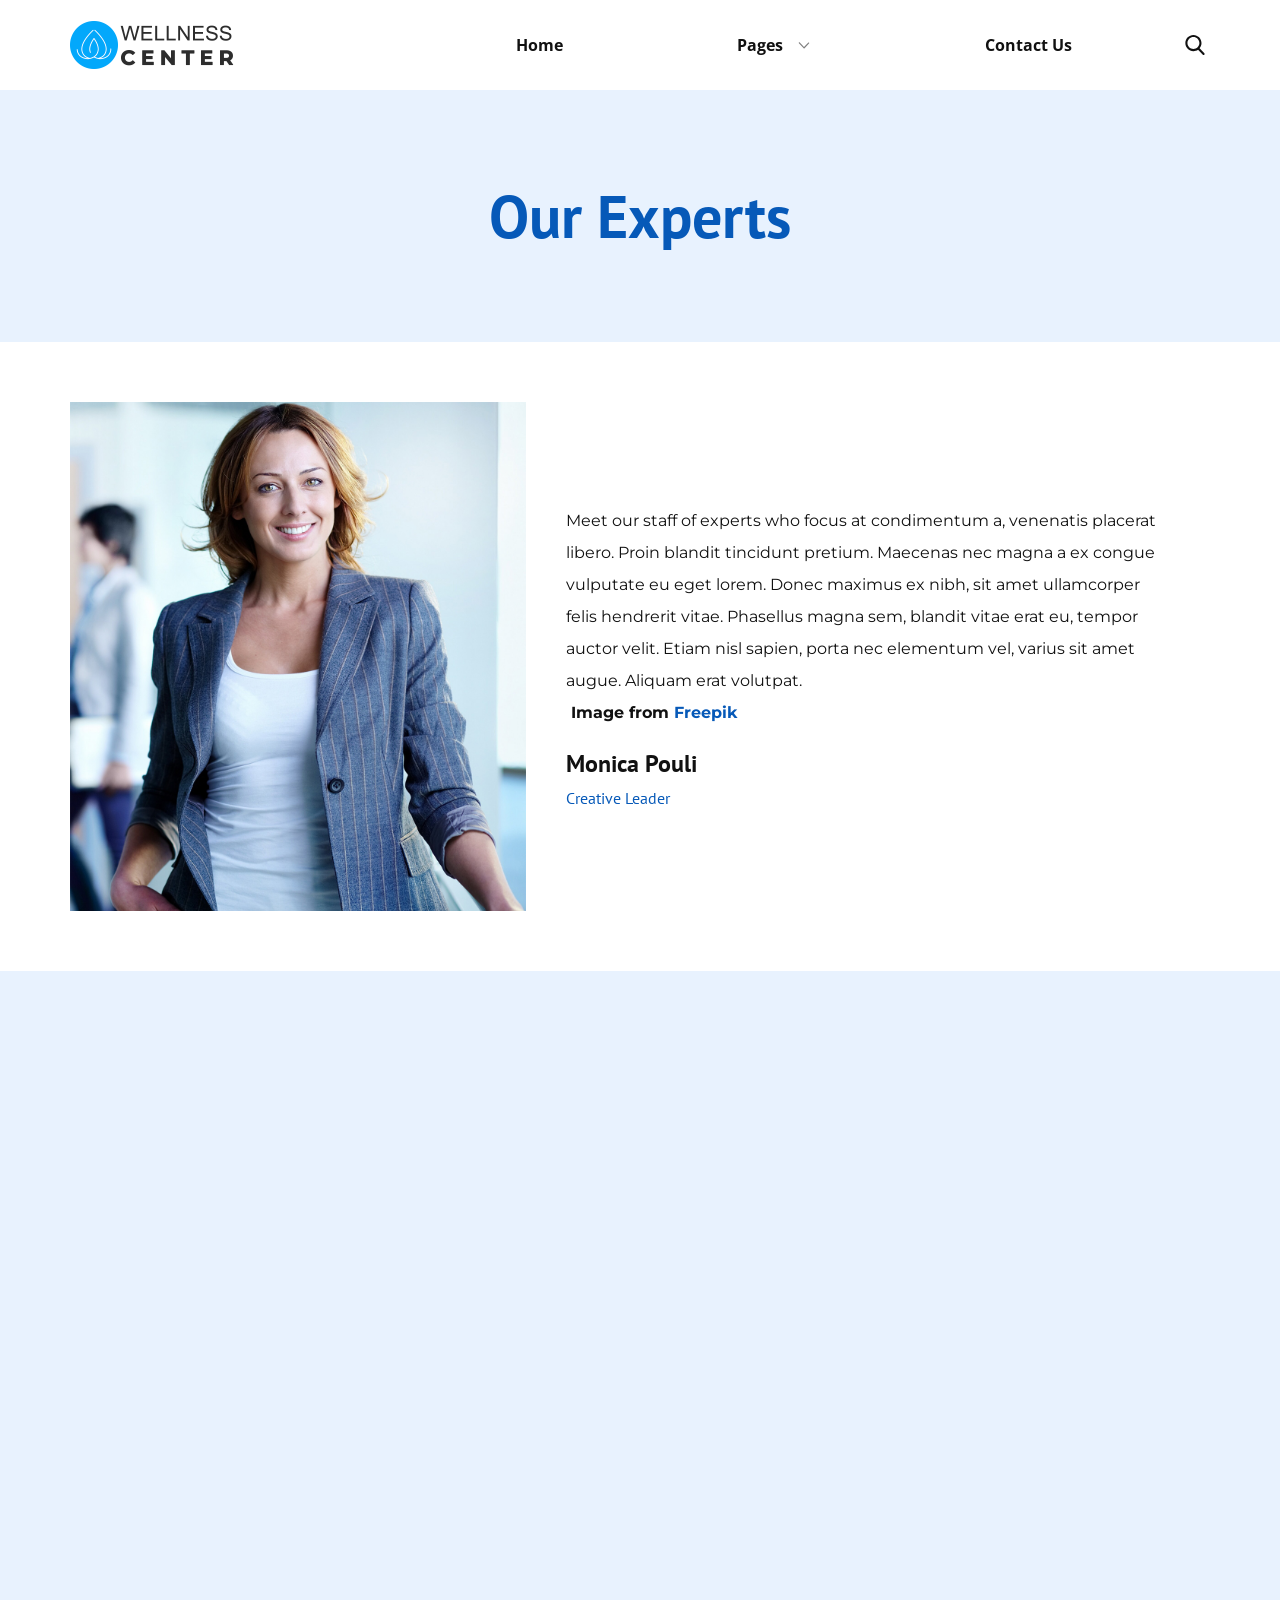
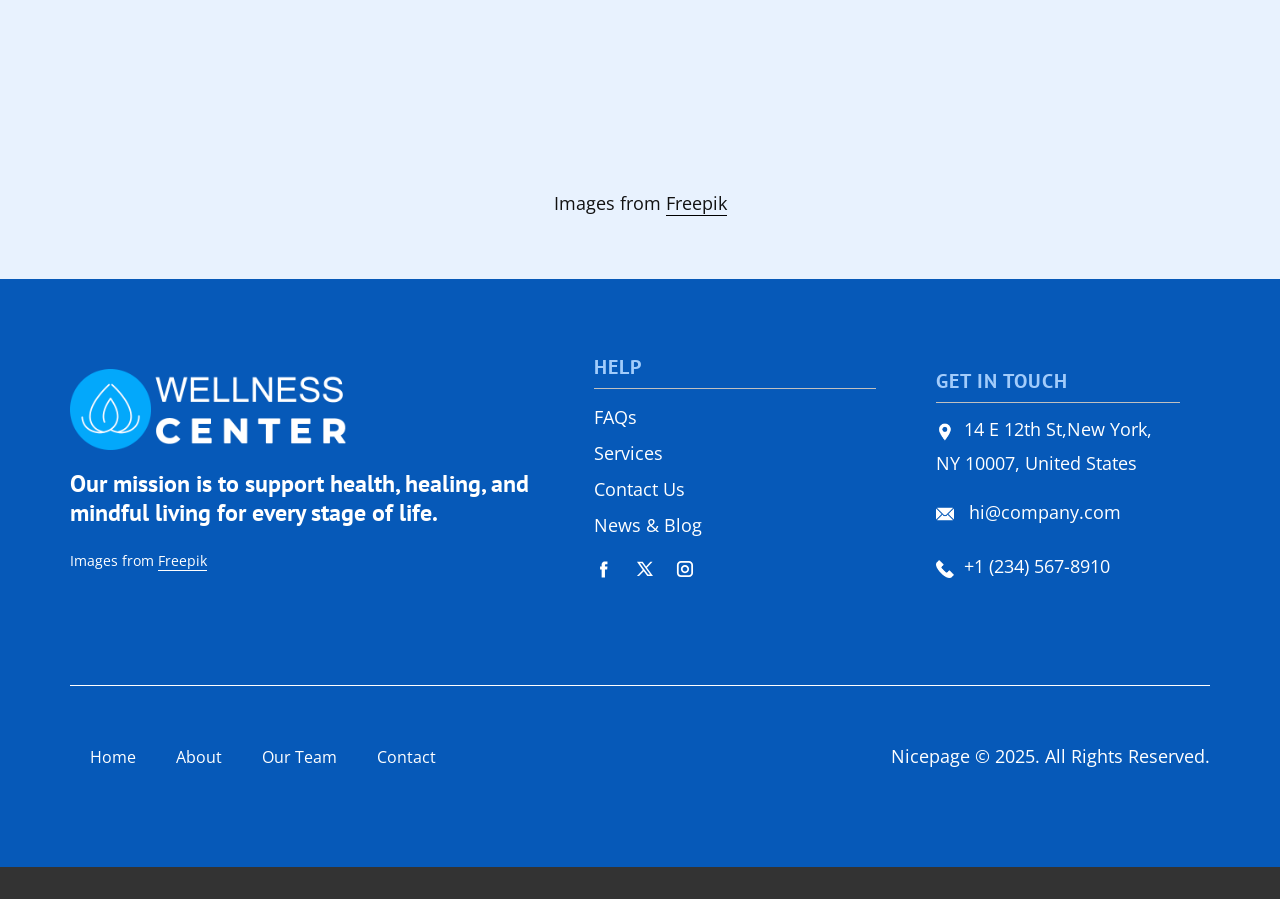
<file: Team.html>
<!DOCTYPE html>
<html style="font-size: 16px;" lang="en"><head>
    <meta name="viewport" content="width=device-width, initial-scale=1.0">
    <meta charset="utf-8">
    <meta name="keywords" content="​Our Experts, Our Amazing Team">
    <meta name="description" content="">
    <title>Team</title>
    <link rel="stylesheet" href="nicepage.css" media="screen">
<link rel="stylesheet" href="Team.css" media="screen">
    <script class="u-script" type="text/javascript" src="jquery.js" defer=""></script>
    <script class="u-script" type="text/javascript" src="nicepage.js" defer=""></script>
    <meta name="generator" content="Nicepage 8.4.0, nicepage.com">
    
    
    
    
    
    <link id="u-page-google-font" rel="stylesheet" href="https://fonts.googleapis.com/css2?display=swap&amp;family=PT+Sans:ital,wght@0,400;0,700;1,400;1,700&amp;family=Open+Sans:ital,wght@0,300;0,400;0,500;0,600;0,700;0,800;1,300;1,400;1,500;1,600;1,700;1,800&amp;family=Montserrat:ital,wght@0,100;0,200;0,300;0,400;0,500;0,600;0,700;0,800;0,900;1,100;1,200;1,300;1,400;1,500;1,600;1,700;1,800;1,900">
    <script type="application/ld+json">{
		"@context": "http://schema.org",
		"@type": "Organization",
		"name": "",
		"logo": "images/logo-black.png",
		"sameAs": [
				"https://facebook.com/name",
				"https://twitter.com/name",
				"https://instagram.com/name"
		]
}</script>
    <meta name="theme-color" content="#0659b8">
    <meta name="twitter:site" content="@">
    <meta name="twitter:card" content="summary_large_image">
    <meta name="twitter:title" content="Team">
    <meta name="twitter:description" content="">
    <meta property="og:title" content="Team">
    <meta property="og:type" content="website">
  <meta data-intl-tel-input-cdn-path="intlTelInput/"></head>
  <body data-path-to-root="./" data-include-products="false" class="u-body u-clearfix u-xl-mode" data-lang="en"><header class="u-clearfix u-header u-header" id="header"><div class="u-clearfix u-sheet u-valign-middle u-valign-middle-xxl u-sheet-1">
        <a href="#" class="u-image u-logo u-image-1" data-image-width="656" data-image-height="192">
          <img src="images/logo-black.png" class="u-logo-image u-logo-image-1">
        </a>
        <nav class="u-dropdown-icon u-menu u-menu-dropdown u-offcanvas u-menu-1" role="navigation" aria-label="Menu navigation">
          <div class="menu-collapse" style="font-size: 1rem; letter-spacing: 0px; font-weight: 700;">
            <a class="u-button-style u-custom-left-right-menu-spacing u-custom-padding-bottom u-custom-text-hover-color u-custom-top-bottom-menu-spacing u-hamburger-link u-nav-link u-text-active-palette-1-base u-text-hover-palette-2-base" href="#" tabindex="-1" aria-label="Open menu" aria-controls="261f">
              <svg class="u-svg-link" viewBox="0 0 24 24"><use xlink:href="#menu-hamburger"></use></svg>
              <svg class="u-svg-content" version="1.1" id="menu-hamburger" viewBox="0 0 16 16" x="0px" y="0px" xmlns:xlink="http://www.w3.org/1999/xlink" xmlns="http://www.w3.org/2000/svg"><g><rect y="1" width="16" height="2"></rect><rect y="7" width="16" height="2"></rect><rect y="13" width="16" height="2"></rect>
</g></svg>
            </a>
          </div>
          <div class="u-custom-menu u-nav-container">
            <ul class="u-nav u-unstyled u-nav-1" role="menubar"><li role="none" class="u-nav-item"><a role="menuitem" class="u-button-style u-nav-link u-text-active-palette-1-base u-text-hover-palette-1-base u-nav-link-2" href="./">Home</a>
</li><li role="none" class="u-nav-item"><a tabindex="-1" role="menuitem" class="u-button-style u-nav-link u-text-active-palette-1-base u-text-hover-palette-1-base u-nav-link-2" aria-haspopup="true" aria-current="page">Pages</a><div class="u-nav-popup"><ul role="menu" class="u-h-spacing-20 u-nav u-unstyled u-v-spacing-10" aria-label="Pages menu"><li role="none" class="u-nav-item"><a role="menuitem" class="u-active-palette-1-base u-button-style u-grey-5 u-hover-palette-1-base u-nav-link" href="About.html">About Us</a>
</li><li role="none" class="u-nav-item"><a tabindex="-1" role="menuitem" class="u-active-palette-1-base u-button-style u-grey-5 u-hover-palette-1-base u-nav-link" href="#">Our Team</a>
</li><li role="none" class="u-nav-item"><a role="menuitem" class="u-active-palette-1-base u-button-style u-grey-5 u-hover-palette-1-base u-nav-link" href="FAQ-Page.html">FAQ</a>
</li></ul>
</div>
</li><li role="none" class="u-nav-item"><a tabindex="-1" role="menuitem" class="u-button-style u-nav-link u-text-active-palette-1-base u-text-hover-palette-1-base u-nav-link-2" href="#">Contact Us</a>
</li></ul>
          </div>
          <div class="u-custom-menu u-nav-container-collapse" id="261f" role="region" aria-label="Menu panel">
            <div class="u-black u-container-style u-inner-container-layout u-opacity u-opacity-95 u-sidenav">
              <div class="u-inner-container-layout u-sidenav-overflow">
                <div class="u-menu-close" tabindex="-1" aria-label="Close menu"></div>
                <ul class="u-align-center u-nav u-popupmenu-items u-unstyled u-nav-3" role="menubar"><li role="none" class="u-nav-item"><a role="menuitem" class="u-button-style u-nav-link" href="./">Home</a>
</li><li role="none" class="u-nav-item"><a tabindex="-1" role="menuitem" class="u-button-style u-nav-link" aria-haspopup="true" aria-current="page">Pages</a><div class="u-nav-popup"><ul role="menu" class="u-h-spacing-20 u-nav u-unstyled u-v-spacing-10" aria-label="Pages menu"><li role="none" class="u-nav-item"><a role="menuitem" class="u-button-style u-nav-link" href="About.html">About Us</a>
</li><li role="none" class="u-nav-item"><a tabindex="-1" role="menuitem" class="u-button-style u-nav-link" href="#">Our Team</a>
</li><li role="none" class="u-nav-item"><a role="menuitem" class="u-button-style u-nav-link" href="FAQ-Page.html">FAQ</a>
</li></ul>
</div>
</li><li role="none" class="u-nav-item"><a tabindex="-1" role="menuitem" class="u-button-style u-nav-link" href="#">Contact Us</a>
</li></ul>
              </div>
            </div>
            <div class="u-black u-menu-overlay u-opacity u-opacity-70"></div>
          </div>
        </nav>
        <form action="#" class="u-search u-search-layout-icon u-search-left u-search-1" data-search-token="no-license" data-href="search/search.html" data-page-id="992012222">
          <div class="u-search-overlay"></div>
          <button class="u-search-button" type="submit"><span class="u-search-icon u-search-icon-1">
              <svg class="u-svg-link" preserveAspectRatio="xMidYMin slice" viewBox="0 0 56.966 56.966"><use xlink:href="#svg-8e85"></use></svg>
              <svg xmlns="http://www.w3.org/2000/svg" xmlns:xlink="http://www.w3.org/1999/xlink" version="1.1" id="svg-8e85" x="0px" y="0px" viewBox="0 0 56.966 56.966" style="enable-background:new 0 0 56.966 56.966;" xml:space="preserve" class="u-svg-content"><path d="M55.146,51.887L41.588,37.786c3.486-4.144,5.396-9.358,5.396-14.786c0-12.682-10.318-23-23-23s-23,10.318-23,23  s10.318,23,23,23c4.761,0,9.298-1.436,13.177-4.162l13.661,14.208c0.571,0.593,1.339,0.92,2.162,0.92  c0.779,0,1.518-0.297,2.079-0.837C56.255,54.982,56.293,53.08,55.146,51.887z M23.984,6c9.374,0,17,7.626,17,17s-7.626,17-17,17  s-17-7.626-17-17S14.61,6,23.984,6z"></path></svg></span>
          </button>
          <input class="u-search-input" type="search" name="search" value="" placeholder="Search">
        </form>
      </div></header>
    <section class="u-clearfix u-container-align-center u-palette-1-light-3 u-section-1" id="block-1">
      <div class="u-clearfix u-sheet u-valign-middle u-sheet-1">
        <h2 class="u-align-center u-text u-text-default u-text-1"> Our Experts</h2>
      </div>
    </section>
    <section class="u-align-left u-clearfix u-container-align-left u-section-2" id="block-2">
      <div class="u-clearfix u-sheet u-valign-middle u-sheet-1">
        <div class="data-layout-selected u-clearfix u-expanded-width u-layout-wrap u-layout-wrap-1">
          <div class="u-layout">
            <div class="u-layout-row">
              <div class="u-align-left u-container-align-left u-container-style u-image u-layout-cell u-size-24-lg u-size-24-xl u-size-32-md u-size-32-sm u-size-32-xs u-image-1" data-image-width="1200" data-image-height="1448">
                <div class="u-container-layout u-container-layout-1"></div>
              </div>
              <div class="u-align-left u-container-align-left u-container-style u-layout-cell u-size-28-md u-size-28-sm u-size-28-xs u-size-36-lg u-size-36-xl u-layout-cell-2">
                <div class="u-container-layout u-valign-middle u-container-layout-2">
                  <p class="u-align-left u-custom-font u-font-montserrat u-text u-text-1"> Meet our staff of experts who focus at condimentum a, venenatis placerat libero. Proin blandit tincidunt pretium. Maecenas nec magna a ex congue vulputate eu eget lorem. Donec maximus ex nibh, sit amet ullamcorper felis hendrerit vitae. Phasellus magna sem, blandit vitae erat eu, tempor auctor velit. Etiam nisl sapien, porta nec elementum vel, varius sit amet augue. Aliquam erat volutpat.<br><span style="font-weight: 700;">&nbsp;Image from <a href="https://www.freepik.com/" class="u-active-none u-border-none u-btn u-button-link u-button-style u-hover-none u-none u-text-palette-1-base u-btn-1">Freepik</a></span>
                  </p>
                  <h4 class="u-align-left u-text u-text-default u-text-2"> Monica Pouli</h4>
                  <h5 class="u-align-left u-text u-text-default u-text-3">Creative Leader</h5>
                </div>
              </div>
            </div>
          </div>
        </div>
      </div>
    </section>
    <section class="u-align-center u-clearfix u-container-align-center u-palette-1-light-3 u-section-3" id="block-3">
      <div class="u-clearfix u-sheet u-valign-middle u-sheet-1">
        <h2 class="u-align-center u-text u-text-body-color u-text-default u-text-1" data-animation-name="customAnimationIn" data-animation-duration="1000">Our Amazing Team</h2>
        <div class="u-expanded-width u-layout-grid u-list u-list-1">
          <div class="u-repeater u-repeater-1">
            <div class="u-align-left u-container-align-left u-container-style u-list-item u-repeater-item u-shape-rectangle u-white u-list-item-1" data-animation-name="customAnimationIn" data-animation-duration="1500" data-animation-delay="500">
              <div class="u-container-layout u-similar-container u-container-layout-1">
                <img alt="" class="u-expanded-width-md u-expanded-width-sm u-expanded-width-xs u-image u-image-default u-image-1" data-image-width="626" data-image-height="417" src="images/woman4.jpg" data-animation-name="customAnimationIn" data-animation-duration="1250" data-animation-delay="250">
                <h3 class="u-text u-text-2"> Jennie Roberts</h3>
                <h6 class="u-text u-text-palette-1-base u-text-3"> Sr. Director of Programs</h6>
              </div>
            </div>
            <div class="u-align-left u-container-align-left u-container-style u-list-item u-repeater-item u-shape-rectangle u-white u-list-item-2" data-animation-name="customAnimationIn" data-animation-duration="1500" data-animation-delay="500">
              <div class="u-container-layout u-similar-container u-container-layout-2">
                <img alt="" class="u-expanded-width-md u-expanded-width-sm u-expanded-width-xs u-image u-image-default u-image-2" data-image-width="626" data-image-height="417" src="images/ddddddd.jpg" data-animation-name="customAnimationIn" data-animation-duration="1250" data-animation-delay="250">
                <h3 class="u-text u-text-4"> James Oliver</h3>
                <h6 class="u-text u-text-palette-1-base u-text-5"> Associate Director of Programs</h6>
              </div>
            </div>
            <div class="u-align-left u-container-align-left u-container-style u-list-item u-repeater-item u-shape-rectangle u-white u-list-item-3" data-animation-name="customAnimationIn" data-animation-duration="1500" data-animation-delay="500">
              <div class="u-container-layout u-similar-container u-container-layout-3">
                <img alt="" class="u-expanded-width-md u-expanded-width-sm u-expanded-width-xs u-image u-image-default u-image-3" data-image-width="626" data-image-height="417" src="images/woman8.jpg" data-animation-name="customAnimationIn" data-animation-duration="1250" data-animation-delay="250">
                <h3 class="u-text u-text-6"> Ann Richmond</h3>
                <h6 class="u-text u-text-palette-1-base u-text-7"> Education Manager</h6>
              </div>
            </div>
            <div class="u-align-left u-container-align-left u-container-style u-list-item u-repeater-item u-shape-rectangle u-white u-list-item-4" data-animation-name="customAnimationIn" data-animation-duration="1500" data-animation-delay="500">
              <div class="u-container-layout u-similar-container u-container-layout-4">
                <img alt="" class="u-expanded-width-md u-expanded-width-sm u-expanded-width-xs u-image u-image-default u-image-4" data-image-width="626" data-image-height="417" src="images/woman9.jpg" data-animation-name="customAnimationIn" data-animation-duration="1250" data-animation-delay="250">
                <h3 class="u-text u-text-8"> Mila Parker</h3>
                <h6 class="u-text u-text-palette-1-base u-text-9"> Office Manager</h6>
              </div>
            </div>
          </div>
        </div>
        <p class="u-align-center u-text u-text-default u-text-10">Images from <a href="https://freepik.com/photos/people" class="u-active-none u-border-1 u-border-active-palette-1-base u-border-black u-border-hover-palette-1-base u-border-no-left u-border-no-right u-border-no-top u-btn u-button-link u-button-style u-hover-none u-none u-text-body-color u-btn-1">Freepik</a>
        </p>
      </div>
    </section>
    
    
    
    <footer class="u-align-center-sm u-align-center-xs u-clearfix u-container-align-center u-footer u-palette-1-base" id="footer"><div class="u-clearfix u-sheet u-valign-middle u-sheet-1">
        <div class="data-layout-selected u-clearfix u-expanded-width u-layout-wrap u-layout-wrap-1">
          <div class="u-gutter-0 u-layout">
            <div class="u-layout-row">
              <div class="u-container-align-left u-container-style u-layout-cell u-shape-rectangle u-size-26-lg u-size-26-xl u-size-26-xxl u-size-40-md u-size-40-sm u-size-40-xs u-layout-cell-1">
                <div class="u-container-layout u-valign-top u-container-layout-1">
                  <a href="" class="u-image u-logo u-image-1" data-image-width="656" data-image-height="192">
                    <img src="images/logo-white-1.png" class="u-logo-image u-logo-image-1">
                  </a>
                  <h4 class="u-align-left u-text u-text-default u-text-1"> Our mission is to support health, healing, and mindful living for every stage of life.</h4>
                  <p class="u-align-left u-text u-text-2">Images from <a href="https://www.freepik.com/" class="u-active-none u-border-1 u-border-active-palette-1-base u-border-hover-palette-1-base u-border-no-left u-border-no-right u-border-no-top u-border-white u-btn u-button-link u-button-style u-hover-none u-none u-text-body-alt-color u-btn-1" target="_blank" data-animation-name="" data-animation-duration="0" data-animation-delay="0" data-animation-direction="">Freepik</a>
                  </p>
                </div>
              </div>
              <div class="u-container-style u-layout-cell u-shape-rectangle u-size-18-lg u-size-18-xl u-size-18-xxl u-size-20-md u-size-20-sm u-size-20-xs u-layout-cell-2">
                <div class="u-container-layout u-valign-top u-container-layout-2">
                  <h5 class="u-align-left u-text u-text-3"> Help</h5>
                  <div class="u-align-left u-border-1 u-border-grey-25 u-border-no-bottom u-border-no-left u-expanded-width u-line u-line-horizontal u-line-1"></div>
                  <p class="u-align-left u-text u-text-4">
                    <a href="#" class="u-active-none u-border-1 u-border-active-white u-border-hover-white u-border-no-left u-border-no-right u-border-no-top u-btn u-button-link u-button-style u-hover-none u-none u-text-active-grey-10 u-text-body-alt-color u-text-hover-grey-10 u-btn-2" title="#" data-animation-name="" data-animation-duration="0" data-animation-delay="0" data-animation-direction=""> FAQs</a>
                    <a href="#" class="u-active-none u-border-1 u-border-active-white u-border-hover-white u-border-no-left u-border-no-right u-border-no-top u-btn u-button-link u-button-style u-hover-none u-none u-text-active-grey-10 u-text-body-alt-color u-text-hover-grey-10 u-btn-3" title="#" data-animation-name="" data-animation-duration="0" data-animation-delay="0" data-animation-direction="">
                      <br>Services
                    </a>
                    <br>
                    <a href="#" class="u-active-none u-border-1 u-border-active-white u-border-hover-white u-border-no-left u-border-no-right u-border-no-top u-btn u-button-link u-button-style u-hover-none u-none u-text-active-grey-10 u-text-body-alt-color u-text-hover-grey-10 u-btn-4" title="#" data-animation-name="" data-animation-duration="0" data-animation-delay="0" data-animation-direction=""> Contact Us<br>
                    </a>
                    <a href="#" class="u-active-none u-border-1 u-border-active-white u-border-hover-white u-border-no-left u-border-no-right u-border-no-top u-btn u-button-link u-button-style u-hover-none u-none u-text-active-grey-10 u-text-body-alt-color u-text-hover-grey-10 u-btn-5" data-animation-name="" data-animation-duration="0" data-animation-delay="0" data-animation-direction=""> News &amp; Blog</a>
                    <br>
                  </p>
                  <div class="u-social-icons u-social-icons-1">
                    <a class="u-social-url" title="facebook" target="_blank" href="https://facebook.com/name"><span class="u-icon u-social-facebook u-social-icon u-text-white u-icon-1"><svg class="u-svg-link" preserveAspectRatio="xMidYMin slice" viewBox="0 0 112 112" style=""><use xlink:href="#svg-58df"></use></svg><svg class="u-svg-content" viewBox="0 0 112 112" x="0" y="0" id="svg-58df"><path fill="currentColor" d="M75.5,28.8H65.4c-1.5,0-4,0.9-4,4.3v9.4h13.9l-1.5,15.8H61.4v45.1H42.8V58.3h-8.8V42.4h8.8V32.2
c0-7.4,3.4-18.8,18.8-18.8h13.8v15.4H75.5z"></path></svg></span>
                    </a>
                    <a class="u-social-url" title="twitter" target="_blank" href="https://twitter.com/name"><span class="u-icon u-social-icon u-social-twitter u-text-white u-icon-2"><svg class="u-svg-link" preserveAspectRatio="xMidYMin slice" viewBox="0 0 112.2 112.2" style=""><use xlink:href="#svg-e10a"></use></svg><svg class="u-svg-content" viewBox="0 0 112.2 112.2" x="0px" y="0px" id="svg-e10a"><path d="M67.1,49.1L98.6,16h-12L62,42L43.2,16H11l32.8,45.2L11,96h11.6l26.3-27.7L69.1,96H101L67.1,49.1z M55,61.9l-5.1-7L27.5,24.4
	h11.4l17.3,23.8l5.1,7.1l23.4,32.2H73.8L55,61.9z"></path></svg></span>
                    </a>
                    <a class="u-social-url" title="instagram" target="_blank" href="https://instagram.com/name"><span class="u-icon u-social-icon u-social-instagram u-text-white u-icon-3"><svg class="u-svg-link" preserveAspectRatio="xMidYMin slice" viewBox="0 0 112 112" style=""><use xlink:href="#svg-3bdf"></use></svg><svg class="u-svg-content" viewBox="0 0 112 112" x="0" y="0" id="svg-3bdf"><path fill="currentColor" d="M55.9,32.9c-12.8,0-23.2,10.4-23.2,23.2s10.4,23.2,23.2,23.2s23.2-10.4,23.2-23.2S68.7,32.9,55.9,32.9z
	 M55.9,69.4c-7.4,0-13.3-6-13.3-13.3c-0.1-7.4,6-13.3,13.3-13.3s13.3,6,13.3,13.3C69.3,63.5,63.3,69.4,55.9,69.4z"></path><path fill="currentColor" d="M78.2,11H33.5C21,11,10.8,21.3,10.8,33.7v44.7c0,12.6,10.2,22.8,22.7,22.8h44.7c12.6,0,22.7-10.2,22.7-22.7
	V33.7C100.8,21.1,90.6,11,78.2,11z M91,78.4c0,7.1-5.8,12.8-12.8,12.8H33.5c-7.1,0-12.8-5.8-12.8-12.8V33.7
	c0-7.1,5.8-12.8,12.8-12.8h44.7c7.1,0,12.8,5.8,12.8,12.8V78.4z"></path></svg></span>
                    </a>
                  </div>
                </div>
              </div>
              <div class="u-container-style u-layout-cell u-shape-rectangle u-size-16-lg u-size-16-xl u-size-16-xxl u-size-60-md u-size-60-sm u-size-60-xs u-layout-cell-3">
                <div class="u-container-layout u-valign-top u-container-layout-3">
                  <h5 class="u-align-left u-text u-text-5"> Get In Touch</h5>
                  <div class="u-align-left u-border-1 u-border-grey-25 u-border-no-bottom u-border-no-left u-expanded-width u-line u-line-horizontal u-line-2" data-animation-name="" data-animation-duration="0" data-animation-delay="0" data-animation-direction=""></div>
                  <p class="u-align-left u-text u-text-6"><span class="u-file-icon u-icon u-text-white u-icon-4"><img src="images/1-b26c8bb7.png" alt=""></span>&nbsp;​​​​14 E 12th St,New York, NY 10007, United States
                  </p>
                  <p class="u-align-left u-text u-text-default u-text-7"><span class="u-file-icon u-icon u-text-white u-icon-5"><img src="images/2-a85e65c4.png" alt=""></span>&nbsp; <a href="mailto:hi@car.repair.com" class="u-active-none u-border-1 u-border-active-white u-border-hover-white u-border-no-left u-border-no-right u-border-no-top u-btn u-button-link u-button-style u-hover-none u-none u-text-active-grey-10 u-text-body-alt-color u-text-hover-grey-10 u-btn-6" data-animation-name="" data-animation-duration="0" data-animation-delay="0" data-animation-direction="">hi@company.com</a>
                  </p>
                  <p class="u-align-left u-text u-text-8">
                    <a href="tel:+12345678910" class="u-active-none u-border-1 u-border-active-white u-border-hover-white u-border-no-left u-border-no-right u-border-no-top u-btn u-button-link u-button-style u-hover-none u-none u-text-active-grey-10 u-text-body-alt-color u-text-hover-grey-10 u-btn-7" data-animation-name="" data-animation-duration="0" data-animation-delay="0" data-animation-direction=""><span class="u-file-icon u-icon u-text-white u-icon-6"><img src="images/3-c91f3b92.png" alt=""></span>&nbsp;​+1 (234) 567-8910
                    </a>
                  </p>
                </div>
              </div>
            </div>
          </div>
        </div>
        <div class="u-align-center u-border-1 u-border-white u-expanded-width u-line u-line-horizontal u-line-3"></div>
        <div class="data-layout-selected u-clearfix u-expanded-width u-layout-custom-xs u-layout-wrap u-layout-wrap-2">
          <div class="u-layout">
            <div class="u-layout-row">
              <div class="u-container-style u-layout-cell u-size-14-xs u-size-30-lg u-size-30-xl u-size-30-xxl u-size-60-md u-size-60-sm u-layout-cell-4">
                <div class="u-container-layout u-valign-middle u-container-layout-4">
                  <nav class="u-menu u-menu-dropdown u-offcanvas u-menu-1" data-responsive-from="XS" role="navigation">
                    <div class="menu-collapse">
                      <a class="u-button-style u-hamburger-link u-nav-link" aria-label="Open menu" aria-controls="e226" href="#">
                        <svg class="u-svg-link" viewBox="0 0 24 24"><use xlink:href="#svg-23e0"></use></svg>
                        <svg class="u-svg-content" version="1.1" id="svg-23e0" viewBox="0 0 16 16" x="0px" y="0px" xmlns:xlink="http://www.w3.org/1999/xlink" xmlns="http://www.w3.org/2000/svg"><g><rect y="1" width="16" height="2"></rect><rect y="7" width="16" height="2"></rect><rect y="13" width="16" height="2"></rect>
</g></svg>
                      </a>
                    </div>
                    <div class="u-custom-menu u-nav-container">
                      <ul class="u-nav u-unstyled" role="menubar"><li class="u-nav-item" role="none"><a class="u-button-style u-nav-link" href="#" tabindex="-1" role="menuitem" aria-haspopup="true" aria-expanded="false">Home</a>
</li><li class="u-nav-item" role="none"><a class="u-button-style u-nav-link" href="#" tabindex="-1" role="menuitem">About</a>
</li><li class="u-nav-item" role="none"><a class="u-button-style u-nav-link" href="#" tabindex="-1" role="menuitem">Our Team</a>
</li><li class="u-nav-item" role="none"><a class="u-button-style u-nav-link" href="#" tabindex="-1" role="menuitem">Contact</a>
</li></ul>
                    </div>
                    <div id="e226" role="region" aria-label="Menu panel" class="u-custom-menu u-nav-container-collapse">
                      <div class="u-black u-container-style u-inner-container-layout u-opacity u-opacity-95 u-sidenav">
                        <div class="u-inner-container-layout u-sidenav-overflow">
                          <div class="u-menu-close" aria-label="Close menu"></div>
                          <ul class="u-align-center u-nav u-popupmenu-items u-unstyled u-nav-2"><li class="u-nav-item"><a class="u-button-style u-nav-link" href="#">Home</a>
</li><li class="u-nav-item"><a class="u-button-style u-nav-link" href="#">About</a>
</li><li class="u-nav-item"><a class="u-button-style u-nav-link" href="#">Our Team</a>
</li><li class="u-nav-item"><a class="u-button-style u-nav-link" href="#">Contact</a>
</li></ul>
                        </div>
                      </div>
                      <div class="u-black u-menu-overlay u-opacity u-opacity-70"></div>
                    </div>
                    <style class="menu-style">@media (max-width: 539px) {
                    [data-responsive-from="XS"] .u-nav-container {
                        display: none;
                    }
                    [data-responsive-from="XS"] .menu-collapse {
                        display: block;
                    }
                }</style>
                  </nav>
                </div>
              </div>
              <div class="u-container-align-left-md u-container-align-left-sm u-container-align-left-xs u-container-align-right-lg u-container-align-right-xl u-container-align-right-xxl u-container-style u-layout-cell u-size-30-lg u-size-30-xl u-size-30-xxl u-size-46-xs u-size-60-md u-size-60-sm u-layout-cell-5">
                <div class="u-container-layout u-valign-middle u-container-layout-5">
                  <p class="u-align-left-md u-align-left-sm u-align-left-xs u-align-right-lg u-align-right-xl u-align-right-xxl u-text u-text-default u-text-9">Nicepage © 2025. All Rights Reserved.</p>
                </div>
              </div>
            </div>
          </div>
        </div>
      </div></footer>
    <section class="u-backlink u-clearfix u-grey-80"></section>
  
</body></html>
</file>
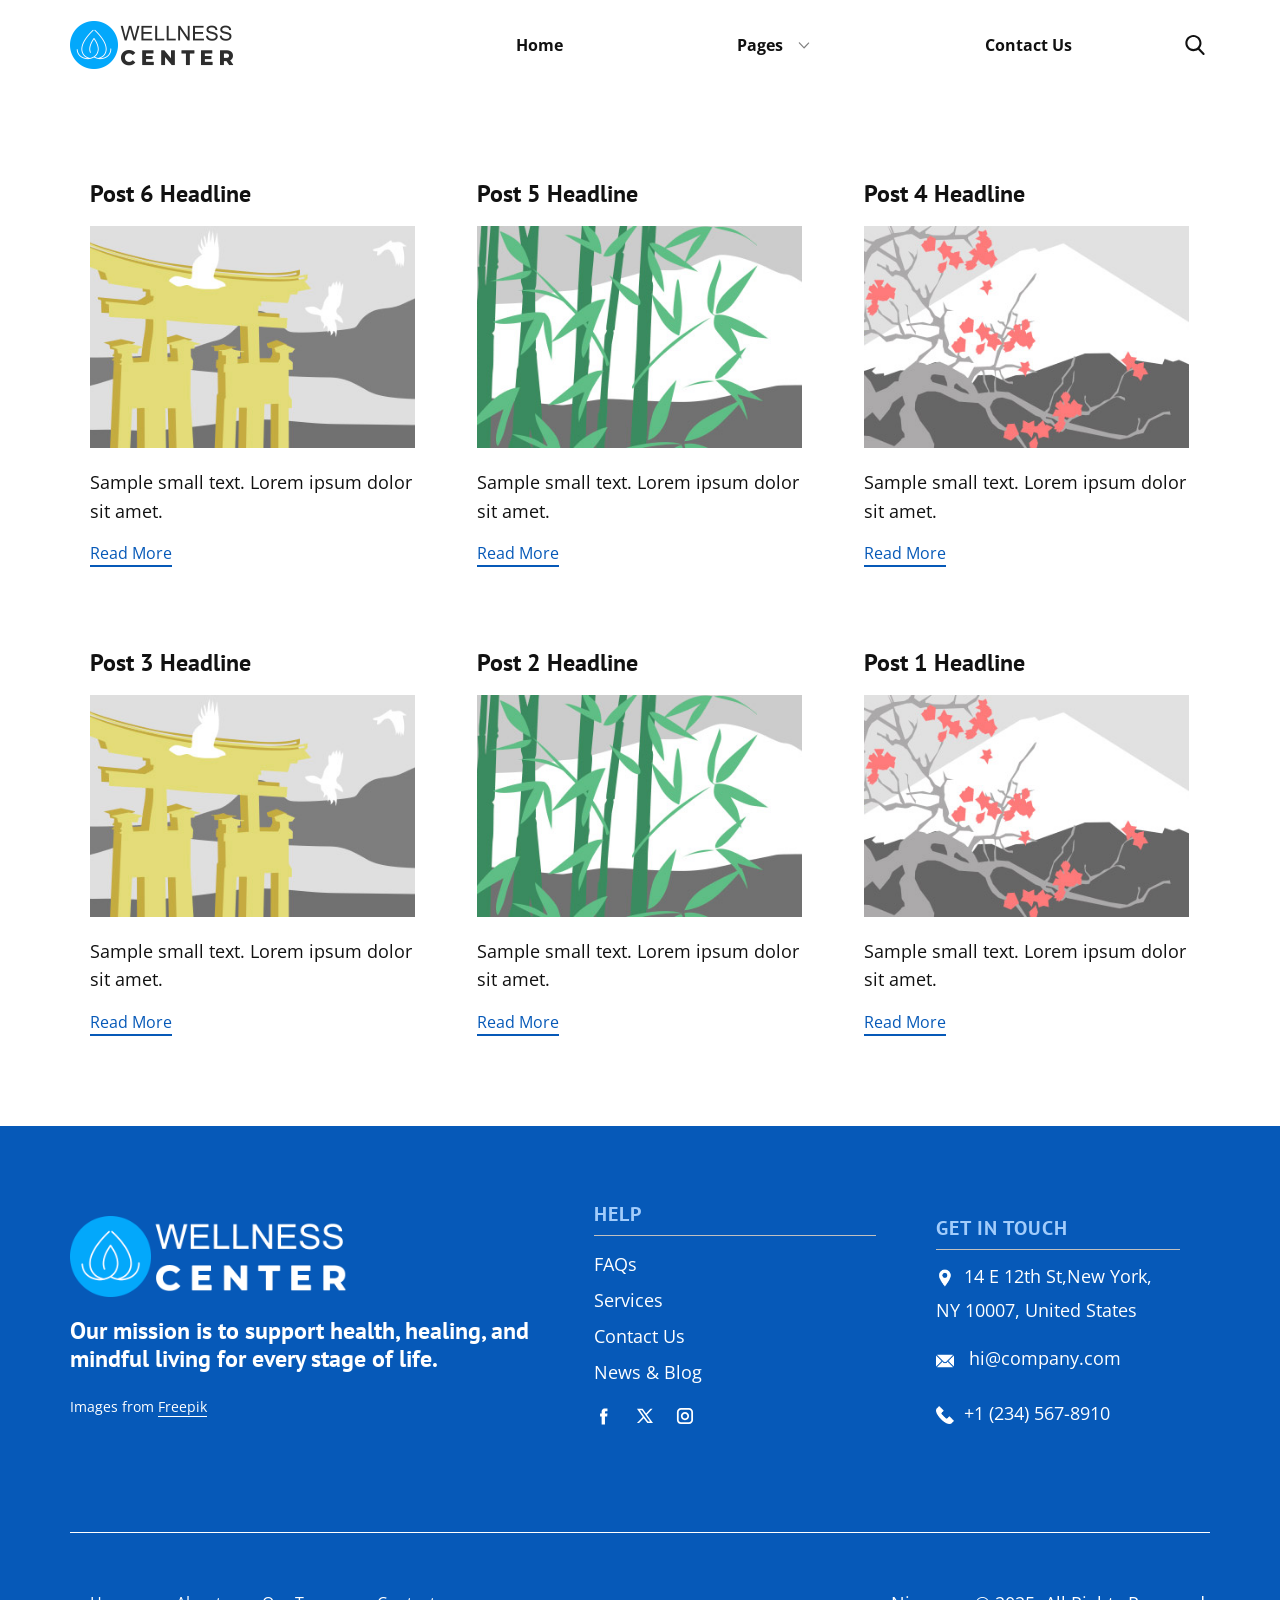
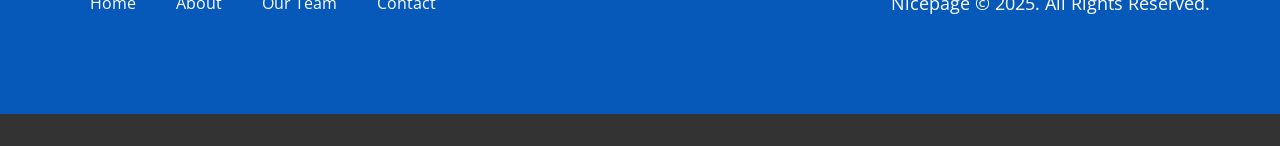
<file: blog/blog.html>
<!DOCTYPE html>
<html style="font-size: 16px;" lang="en"><head>
    <meta name="viewport" content="width=device-width, initial-scale=1.0">
    <meta charset="utf-8">
    <meta name="keywords" content="">
    <meta name="description" content="">
    <title>Blog</title>
    <link rel="stylesheet" href="../nicepage.css" media="screen">
<link rel="stylesheet" href="../Blog-Template.css" media="screen">
    <script class="u-script" type="text/javascript" src="../jquery.js" defer=""></script>
    <script class="u-script" type="text/javascript" src="../nicepage.js" defer=""></script>
    <meta name="generator" content="Nicepage 8.4.0, nicepage.com">
    
    
    
    <link id="u-page-google-font" rel="stylesheet" href="https://fonts.googleapis.com/css2?display=swap&amp;family=PT+Sans:ital,wght@0,400;0,700;1,400;1,700&amp;family=Open+Sans:ital,wght@0,300;0,400;0,500;0,600;0,700;0,800;1,300;1,400;1,500;1,600;1,700;1,800">
    <script type="application/ld+json">{
		"@context": "http://schema.org",
		"@type": "Organization",
		"name": "",
		"logo": "images/logo-black.png",
		"sameAs": [
				"https://facebook.com/name",
				"https://twitter.com/name",
				"https://instagram.com/name"
		]
}</script>
    <meta name="theme-color" content="#0659b8">
    <meta name="twitter:site" content="@">
    <meta name="twitter:card" content="summary_large_image">
    <meta name="twitter:title" content="Blog">
    <meta name="twitter:description" content="">
  <meta data-intl-tel-input-cdn-path="intlTelInput/"></head>
  <body data-path-to-root="../" data-include-products="false" class="u-body u-xl-mode" data-lang="en"><header class="u-clearfix u-header u-header" id="header"><div class="u-clearfix u-sheet u-valign-middle u-valign-middle-xxl u-sheet-1">
        <a href="#" class="u-image u-logo u-image-1" data-image-width="656" data-image-height="192">
          <img src="../images/logo-black.png" class="u-logo-image u-logo-image-1">
        </a>
        <nav class="u-dropdown-icon u-menu u-menu-dropdown u-offcanvas u-menu-1" role="navigation" aria-label="Menu navigation">
          <div class="menu-collapse" style="font-size: 1rem; letter-spacing: 0px; font-weight: 700;">
            <a class="u-button-style u-custom-left-right-menu-spacing u-custom-padding-bottom u-custom-text-hover-color u-custom-top-bottom-menu-spacing u-hamburger-link u-nav-link u-text-active-palette-1-base u-text-hover-palette-2-base" href="#" tabindex="-1" aria-label="Open menu" aria-controls="261f">
              <svg class="u-svg-link" viewBox="0 0 24 24"><use xlink:href="#menu-hamburger"></use></svg>
              <svg class="u-svg-content" version="1.1" id="menu-hamburger" viewBox="0 0 16 16" x="0px" y="0px" xmlns:xlink="http://www.w3.org/1999/xlink" xmlns="http://www.w3.org/2000/svg"><g><rect y="1" width="16" height="2"></rect><rect y="7" width="16" height="2"></rect><rect y="13" width="16" height="2"></rect>
</g></svg>
            </a>
          </div>
          <div class="u-custom-menu u-nav-container">
            <ul class="u-nav u-unstyled u-nav-1" role="menubar"><li role="none" class="u-nav-item"><a role="menuitem" class="u-button-style u-nav-link u-text-active-palette-1-base u-text-hover-palette-1-base u-nav-link-2" href="../">Home</a>
</li><li role="none" class="u-nav-item"><a tabindex="-1" role="menuitem" class="u-button-style u-nav-link u-text-active-palette-1-base u-text-hover-palette-1-base u-nav-link-2" aria-haspopup="true" aria-current="page">Pages</a><div class="u-nav-popup"><ul role="menu" class="u-h-spacing-20 u-nav u-unstyled u-v-spacing-10" aria-label="Pages menu"><li role="none" class="u-nav-item"><a role="menuitem" class="u-active-palette-1-base u-button-style u-grey-5 u-hover-palette-1-base u-nav-link" href="../About.html">About Us</a>
</li><li role="none" class="u-nav-item"><a tabindex="-1" role="menuitem" class="u-active-palette-1-base u-button-style u-grey-5 u-hover-palette-1-base u-nav-link" href="#">Our Team</a>
</li><li role="none" class="u-nav-item"><a role="menuitem" class="u-active-palette-1-base u-button-style u-grey-5 u-hover-palette-1-base u-nav-link" href="../FAQ-Page.html">FAQ</a>
</li></ul>
</div>
</li><li role="none" class="u-nav-item"><a tabindex="-1" role="menuitem" class="u-button-style u-nav-link u-text-active-palette-1-base u-text-hover-palette-1-base u-nav-link-2" href="#">Contact Us</a>
</li></ul>
          </div>
          <div class="u-custom-menu u-nav-container-collapse" id="261f" role="region" aria-label="Menu panel">
            <div class="u-black u-container-style u-inner-container-layout u-opacity u-opacity-95 u-sidenav">
              <div class="u-inner-container-layout u-sidenav-overflow">
                <div class="u-menu-close" tabindex="-1" aria-label="Close menu"></div>
                <ul class="u-align-center u-nav u-popupmenu-items u-unstyled u-nav-3" role="menubar"><li role="none" class="u-nav-item"><a role="menuitem" class="u-button-style u-nav-link" href="../">Home</a>
</li><li role="none" class="u-nav-item"><a tabindex="-1" role="menuitem" class="u-button-style u-nav-link" aria-haspopup="true" aria-current="page">Pages</a><div class="u-nav-popup"><ul role="menu" class="u-h-spacing-20 u-nav u-unstyled u-v-spacing-10" aria-label="Pages menu"><li role="none" class="u-nav-item"><a role="menuitem" class="u-button-style u-nav-link" href="../About.html">About Us</a>
</li><li role="none" class="u-nav-item"><a tabindex="-1" role="menuitem" class="u-button-style u-nav-link" href="#">Our Team</a>
</li><li role="none" class="u-nav-item"><a role="menuitem" class="u-button-style u-nav-link" href="../FAQ-Page.html">FAQ</a>
</li></ul>
</div>
</li><li role="none" class="u-nav-item"><a tabindex="-1" role="menuitem" class="u-button-style u-nav-link" href="#">Contact Us</a>
</li></ul>
              </div>
            </div>
            <div class="u-black u-menu-overlay u-opacity u-opacity-70"></div>
          </div>
        </nav>
        <form action="#" class="u-search u-search-layout-icon u-search-left u-search-1" data-search-token="no-license" data-href="../search/search.html" data-page-id="992012222">
          <div class="u-search-overlay"></div>
          <button class="u-search-button" type="submit"><span class="u-search-icon u-search-icon-1">
              <svg class="u-svg-link" preserveAspectRatio="xMidYMin slice" viewBox="0 0 56.966 56.966"><use xlink:href="#svg-8e85"></use></svg>
              <svg xmlns="http://www.w3.org/2000/svg" xmlns:xlink="http://www.w3.org/1999/xlink" version="1.1" id="svg-8e85" x="0px" y="0px" viewBox="0 0 56.966 56.966" style="enable-background:new 0 0 56.966 56.966;" xml:space="preserve" class="u-svg-content"><path d="M55.146,51.887L41.588,37.786c3.486-4.144,5.396-9.358,5.396-14.786c0-12.682-10.318-23-23-23s-23,10.318-23,23  s10.318,23,23,23c4.761,0,9.298-1.436,13.177-4.162l13.661,14.208c0.571,0.593,1.339,0.92,2.162,0.92  c0.779,0,1.518-0.297,2.079-0.837C56.255,54.982,56.293,53.08,55.146,51.887z M23.984,6c9.374,0,17,7.626,17,17s-7.626,17-17,17  s-17-7.626-17-17S14.61,6,23.984,6z"></path></svg></span>
          </button>
          <input class="u-search-input" type="search" name="search" value="" placeholder="Search">
        </form>
      </div></header>
    <section class="u-clearfix u-section-1" id="block-2">
      <div class="u-clearfix u-sheet u-valign-middle u-sheet-1"><!--blog--><!--blog_options_json--><!--{"type":"Recent","source":"","tags":"","count":""}--><!--/blog_options_json-->
        <div class="u-blog u-expanded-width u-repeater u-repeater-1" data-blog-id="blog-1"><!--blog_post-->
          <div class="u-blog-post u-container-style u-repeater-item u-white u-repeater-item-1">
            <div class="u-container-layout u-similar-container u-valign-top u-container-layout-1"><!--blog_post_header-->
              <h4 class="u-blog-control u-text u-text-1">
                <a class="u-post-header-link" href="../blog/post-5.html">Post 6 Headline</a>
              </h4><!--/blog_post_header--><!--blog_post_image-->
              <img alt="" class="u-blog-control u-expanded-width u-image u-image-default u-image-1" src="../images/8ad73f3c.jpeg" data-href="../blog/post-5.html"><!--/blog_post_image--><!--blog_post_content-->
              <div class="u-blog-control u-post-content u-text u-text-2 fr-view">Sample small text. Lorem ipsum dolor sit amet.</div><!--/blog_post_content--><!--blog_post_readmore-->
              <a href="../blog/post-5.html" class="u-blog-control u-border-2 u-border-palette-1-base u-btn u-btn-rectangle u-button-style u-none u-btn-1"><!--blog_post_readmore_content--><!--options_json--><!--{"content":"","defaultValue":"Read More"}--><!--/options_json-->Read More<!--/blog_post_readmore_content--></a><!--/blog_post_readmore-->
            </div>
          </div><div class="u-blog-post u-container-style u-repeater-item u-video-cover u-white">
            <div class="u-container-layout u-similar-container u-valign-top u-container-layout-2"><!--blog_post_header-->
              <h4 class="u-blog-control u-text u-text-3">
                <a class="u-post-header-link" href="../blog/post-4.html">Post 5 Headline</a>
              </h4><!--/blog_post_header--><!--blog_post_image-->
              <img alt="" class="u-blog-control u-expanded-width u-image u-image-default u-image-2" src="../images/68f64b9d.jpeg" data-href="../blog/post-4.html"><!--/blog_post_image--><!--blog_post_content-->
              <div class="u-blog-control u-post-content u-text u-text-4 fr-view">Sample small text. Lorem ipsum dolor sit amet.</div><!--/blog_post_content--><!--blog_post_readmore-->
              <a href="../blog/post-4.html" class="u-blog-control u-border-2 u-border-palette-1-base u-btn u-btn-rectangle u-button-style u-none u-btn-2"><!--blog_post_readmore_content--><!--options_json--><!--{"content":"","defaultValue":"Read More"}--><!--/options_json-->Read More<!--/blog_post_readmore_content--></a><!--/blog_post_readmore-->
            </div>
          </div><div class="u-blog-post u-container-style u-repeater-item u-video-cover u-white">
            <div class="u-container-layout u-similar-container u-valign-top u-container-layout-3"><!--blog_post_header-->
              <h4 class="u-blog-control u-text u-text-5">
                <a class="u-post-header-link" href="../blog/post-3.html">Post 4 Headline</a>
              </h4><!--/blog_post_header--><!--blog_post_image-->
              <img alt="" class="u-blog-control u-expanded-width u-image u-image-default u-image-3" src="../images/0fd3416c.jpeg" data-href="../blog/post-3.html"><!--/blog_post_image--><!--blog_post_content-->
              <div class="u-blog-control u-post-content u-text u-text-6 fr-view">Sample small text. Lorem ipsum dolor sit amet.</div><!--/blog_post_content--><!--blog_post_readmore-->
              <a href="../blog/post-3.html" class="u-blog-control u-border-2 u-border-palette-1-base u-btn u-btn-rectangle u-button-style u-none u-btn-3"><!--blog_post_readmore_content--><!--options_json--><!--{"content":"","defaultValue":"Read More"}--><!--/options_json-->Read More<!--/blog_post_readmore_content--></a><!--/blog_post_readmore-->
            </div>
          </div><div class="u-blog-post u-container-style u-repeater-item u-white u-repeater-item-1">
            <div class="u-container-layout u-similar-container u-valign-top u-container-layout-1"><!--blog_post_header-->
              <h4 class="u-blog-control u-text u-text-1">
                <a class="u-post-header-link" href="../blog/post-2.html">Post 3 Headline</a>
              </h4><!--/blog_post_header--><!--blog_post_image-->
              <img alt="" class="u-blog-control u-expanded-width u-image u-image-default u-image-1" src="../images/8ad73f3c.jpeg" data-href="../blog/post-2.html"><!--/blog_post_image--><!--blog_post_content-->
              <div class="u-blog-control u-post-content u-text u-text-2 fr-view">Sample small text. Lorem ipsum dolor sit amet.</div><!--/blog_post_content--><!--blog_post_readmore-->
              <a href="../blog/post-2.html" class="u-blog-control u-border-2 u-border-palette-1-base u-btn u-btn-rectangle u-button-style u-none u-btn-1"><!--blog_post_readmore_content--><!--options_json--><!--{"content":"","defaultValue":"Read More"}--><!--/options_json-->Read More<!--/blog_post_readmore_content--></a><!--/blog_post_readmore-->
            </div>
          </div><div class="u-blog-post u-container-style u-repeater-item u-video-cover u-white">
            <div class="u-container-layout u-similar-container u-valign-top u-container-layout-2"><!--blog_post_header-->
              <h4 class="u-blog-control u-text u-text-3">
                <a class="u-post-header-link" href="../blog/post-1.html">Post 2 Headline</a>
              </h4><!--/blog_post_header--><!--blog_post_image-->
              <img alt="" class="u-blog-control u-expanded-width u-image u-image-default u-image-2" src="../images/68f64b9d.jpeg" data-href="../blog/post-1.html"><!--/blog_post_image--><!--blog_post_content-->
              <div class="u-blog-control u-post-content u-text u-text-4 fr-view">Sample small text. Lorem ipsum dolor sit amet.</div><!--/blog_post_content--><!--blog_post_readmore-->
              <a href="../blog/post-1.html" class="u-blog-control u-border-2 u-border-palette-1-base u-btn u-btn-rectangle u-button-style u-none u-btn-2"><!--blog_post_readmore_content--><!--options_json--><!--{"content":"","defaultValue":"Read More"}--><!--/options_json-->Read More<!--/blog_post_readmore_content--></a><!--/blog_post_readmore-->
            </div>
          </div><div class="u-blog-post u-container-style u-repeater-item u-video-cover u-white">
            <div class="u-container-layout u-similar-container u-valign-top u-container-layout-3"><!--blog_post_header-->
              <h4 class="u-blog-control u-text u-text-5">
                <a class="u-post-header-link" href="../blog/post.html">Post 1 Headline</a>
              </h4><!--/blog_post_header--><!--blog_post_image-->
              <img alt="" class="u-blog-control u-expanded-width u-image u-image-default u-image-3" src="../images/0fd3416c.jpeg" data-href="../blog/post.html"><!--/blog_post_image--><!--blog_post_content-->
              <div class="u-blog-control u-post-content u-text u-text-6 fr-view">Sample small text. Lorem ipsum dolor sit amet.</div><!--/blog_post_content--><!--blog_post_readmore-->
              <a href="../blog/post.html" class="u-blog-control u-border-2 u-border-palette-1-base u-btn u-btn-rectangle u-button-style u-none u-btn-3"><!--blog_post_readmore_content--><!--options_json--><!--{"content":"","defaultValue":"Read More"}--><!--/options_json-->Read More<!--/blog_post_readmore_content--></a><!--/blog_post_readmore-->
            </div>
          </div><!--/blog_post--><!--blog_post-->
          <!--/blog_post--><!--blog_post-->
          <!--/blog_post-->
        </div><!--/blog-->
      </div>
    </section>
    
    
    
    <footer class="u-align-center-sm u-align-center-xs u-clearfix u-container-align-center u-footer u-palette-1-base" id="footer"><div class="u-clearfix u-sheet u-valign-middle u-sheet-1">
        <div class="data-layout-selected u-clearfix u-expanded-width u-layout-wrap u-layout-wrap-1">
          <div class="u-gutter-0 u-layout">
            <div class="u-layout-row">
              <div class="u-container-align-left u-container-style u-layout-cell u-shape-rectangle u-size-26-lg u-size-26-xl u-size-26-xxl u-size-40-md u-size-40-sm u-size-40-xs u-layout-cell-1">
                <div class="u-container-layout u-valign-top u-container-layout-1">
                  <a href="" class="u-image u-logo u-image-1" data-image-width="656" data-image-height="192">
                    <img src="../images/logo-white-1.png" class="u-logo-image u-logo-image-1">
                  </a>
                  <h4 class="u-align-left u-text u-text-default u-text-1"> Our mission is to support health, healing, and mindful living for every stage of life.</h4>
                  <p class="u-align-left u-text u-text-2">Images from <a href="https://www.freepik.com/" class="u-active-none u-border-1 u-border-active-palette-1-base u-border-hover-palette-1-base u-border-no-left u-border-no-right u-border-no-top u-border-white u-btn u-button-link u-button-style u-hover-none u-none u-text-body-alt-color u-btn-1" target="_blank" data-animation-name="" data-animation-duration="0" data-animation-delay="0" data-animation-direction="">Freepik</a>
                  </p>
                </div>
              </div>
              <div class="u-container-style u-layout-cell u-shape-rectangle u-size-18-lg u-size-18-xl u-size-18-xxl u-size-20-md u-size-20-sm u-size-20-xs u-layout-cell-2">
                <div class="u-container-layout u-valign-top u-container-layout-2">
                  <h5 class="u-align-left u-text u-text-3"> Help</h5>
                  <div class="u-align-left u-border-1 u-border-grey-25 u-border-no-bottom u-border-no-left u-expanded-width u-line u-line-horizontal u-line-1"></div>
                  <p class="u-align-left u-text u-text-4">
                    <a href="#" class="u-active-none u-border-1 u-border-active-white u-border-hover-white u-border-no-left u-border-no-right u-border-no-top u-btn u-button-link u-button-style u-hover-none u-none u-text-active-grey-10 u-text-body-alt-color u-text-hover-grey-10 u-btn-2" title="#" data-animation-name="" data-animation-duration="0" data-animation-delay="0" data-animation-direction=""> FAQs</a>
                    <a href="#" class="u-active-none u-border-1 u-border-active-white u-border-hover-white u-border-no-left u-border-no-right u-border-no-top u-btn u-button-link u-button-style u-hover-none u-none u-text-active-grey-10 u-text-body-alt-color u-text-hover-grey-10 u-btn-3" title="#" data-animation-name="" data-animation-duration="0" data-animation-delay="0" data-animation-direction="">
                      <br>Services
                    </a>
                    <br>
                    <a href="#" class="u-active-none u-border-1 u-border-active-white u-border-hover-white u-border-no-left u-border-no-right u-border-no-top u-btn u-button-link u-button-style u-hover-none u-none u-text-active-grey-10 u-text-body-alt-color u-text-hover-grey-10 u-btn-4" title="#" data-animation-name="" data-animation-duration="0" data-animation-delay="0" data-animation-direction=""> Contact Us<br>
                    </a>
                    <a href="#" class="u-active-none u-border-1 u-border-active-white u-border-hover-white u-border-no-left u-border-no-right u-border-no-top u-btn u-button-link u-button-style u-hover-none u-none u-text-active-grey-10 u-text-body-alt-color u-text-hover-grey-10 u-btn-5" data-animation-name="" data-animation-duration="0" data-animation-delay="0" data-animation-direction=""> News &amp; Blog</a>
                    <br>
                  </p>
                  <div class="u-social-icons u-social-icons-1">
                    <a class="u-social-url" title="facebook" target="_blank" href="https://facebook.com/name"><span class="u-icon u-social-facebook u-social-icon u-text-white u-icon-1"><svg class="u-svg-link" preserveAspectRatio="xMidYMin slice" viewBox="0 0 112 112" style=""><use xlink:href="#svg-58df"></use></svg><svg class="u-svg-content" viewBox="0 0 112 112" x="0" y="0" id="svg-58df"><path fill="currentColor" d="M75.5,28.8H65.4c-1.5,0-4,0.9-4,4.3v9.4h13.9l-1.5,15.8H61.4v45.1H42.8V58.3h-8.8V42.4h8.8V32.2
c0-7.4,3.4-18.8,18.8-18.8h13.8v15.4H75.5z"></path></svg></span>
                    </a>
                    <a class="u-social-url" title="twitter" target="_blank" href="https://twitter.com/name"><span class="u-icon u-social-icon u-social-twitter u-text-white u-icon-2"><svg class="u-svg-link" preserveAspectRatio="xMidYMin slice" viewBox="0 0 112.2 112.2" style=""><use xlink:href="#svg-e10a"></use></svg><svg class="u-svg-content" viewBox="0 0 112.2 112.2" x="0px" y="0px" id="svg-e10a"><path d="M67.1,49.1L98.6,16h-12L62,42L43.2,16H11l32.8,45.2L11,96h11.6l26.3-27.7L69.1,96H101L67.1,49.1z M55,61.9l-5.1-7L27.5,24.4
	h11.4l17.3,23.8l5.1,7.1l23.4,32.2H73.8L55,61.9z"></path></svg></span>
                    </a>
                    <a class="u-social-url" title="instagram" target="_blank" href="https://instagram.com/name"><span class="u-icon u-social-icon u-social-instagram u-text-white u-icon-3"><svg class="u-svg-link" preserveAspectRatio="xMidYMin slice" viewBox="0 0 112 112" style=""><use xlink:href="#svg-3bdf"></use></svg><svg class="u-svg-content" viewBox="0 0 112 112" x="0" y="0" id="svg-3bdf"><path fill="currentColor" d="M55.9,32.9c-12.8,0-23.2,10.4-23.2,23.2s10.4,23.2,23.2,23.2s23.2-10.4,23.2-23.2S68.7,32.9,55.9,32.9z
	 M55.9,69.4c-7.4,0-13.3-6-13.3-13.3c-0.1-7.4,6-13.3,13.3-13.3s13.3,6,13.3,13.3C69.3,63.5,63.3,69.4,55.9,69.4z"></path><path fill="currentColor" d="M78.2,11H33.5C21,11,10.8,21.3,10.8,33.7v44.7c0,12.6,10.2,22.8,22.7,22.8h44.7c12.6,0,22.7-10.2,22.7-22.7
	V33.7C100.8,21.1,90.6,11,78.2,11z M91,78.4c0,7.1-5.8,12.8-12.8,12.8H33.5c-7.1,0-12.8-5.8-12.8-12.8V33.7
	c0-7.1,5.8-12.8,12.8-12.8h44.7c7.1,0,12.8,5.8,12.8,12.8V78.4z"></path></svg></span>
                    </a>
                  </div>
                </div>
              </div>
              <div class="u-container-style u-layout-cell u-shape-rectangle u-size-16-lg u-size-16-xl u-size-16-xxl u-size-60-md u-size-60-sm u-size-60-xs u-layout-cell-3">
                <div class="u-container-layout u-valign-top u-container-layout-3">
                  <h5 class="u-align-left u-text u-text-5"> Get In Touch</h5>
                  <div class="u-align-left u-border-1 u-border-grey-25 u-border-no-bottom u-border-no-left u-expanded-width u-line u-line-horizontal u-line-2" data-animation-name="" data-animation-duration="0" data-animation-delay="0" data-animation-direction=""></div>
                  <p class="u-align-left u-text u-text-6"><span class="u-file-icon u-icon u-text-white u-icon-4"><img src="../images/1-b26c8bb7.png" alt=""></span>&nbsp;​​​​14 E 12th St,New York, NY 10007, United States
                  </p>
                  <p class="u-align-left u-text u-text-default u-text-7"><span class="u-file-icon u-icon u-text-white u-icon-5"><img src="../images/2-a85e65c4.png" alt=""></span>&nbsp; <a href="mailto:hi@car.repair.com" class="u-active-none u-border-1 u-border-active-white u-border-hover-white u-border-no-left u-border-no-right u-border-no-top u-btn u-button-link u-button-style u-hover-none u-none u-text-active-grey-10 u-text-body-alt-color u-text-hover-grey-10 u-btn-6" data-animation-name="" data-animation-duration="0" data-animation-delay="0" data-animation-direction="">hi@company.com</a>
                  </p>
                  <p class="u-align-left u-text u-text-8">
                    <a href="tel:+12345678910" class="u-active-none u-border-1 u-border-active-white u-border-hover-white u-border-no-left u-border-no-right u-border-no-top u-btn u-button-link u-button-style u-hover-none u-none u-text-active-grey-10 u-text-body-alt-color u-text-hover-grey-10 u-btn-7" data-animation-name="" data-animation-duration="0" data-animation-delay="0" data-animation-direction=""><span class="u-file-icon u-icon u-text-white u-icon-6"><img src="../images/3-c91f3b92.png" alt=""></span>&nbsp;​+1 (234) 567-8910
                    </a>
                  </p>
                </div>
              </div>
            </div>
          </div>
        </div>
        <div class="u-align-center u-border-1 u-border-white u-expanded-width u-line u-line-horizontal u-line-3"></div>
        <div class="data-layout-selected u-clearfix u-expanded-width u-layout-custom-xs u-layout-wrap u-layout-wrap-2">
          <div class="u-layout">
            <div class="u-layout-row">
              <div class="u-container-style u-layout-cell u-size-14-xs u-size-30-lg u-size-30-xl u-size-30-xxl u-size-60-md u-size-60-sm u-layout-cell-4">
                <div class="u-container-layout u-valign-middle u-container-layout-4">
                  <nav class="u-menu u-menu-dropdown u-offcanvas u-menu-1" data-responsive-from="XS" role="navigation">
                    <div class="menu-collapse">
                      <a class="u-button-style u-hamburger-link u-nav-link" aria-label="Open menu" aria-controls="e226" href="#">
                        <svg class="u-svg-link" viewBox="0 0 24 24"><use xlink:href="#svg-23e0"></use></svg>
                        <svg class="u-svg-content" version="1.1" id="svg-23e0" viewBox="0 0 16 16" x="0px" y="0px" xmlns:xlink="http://www.w3.org/1999/xlink" xmlns="http://www.w3.org/2000/svg"><g><rect y="1" width="16" height="2"></rect><rect y="7" width="16" height="2"></rect><rect y="13" width="16" height="2"></rect>
</g></svg>
                      </a>
                    </div>
                    <div class="u-custom-menu u-nav-container">
                      <ul class="u-nav u-unstyled" role="menubar"><li class="u-nav-item" role="none"><a class="u-button-style u-nav-link" href="#" tabindex="-1" role="menuitem" aria-haspopup="true" aria-expanded="false">Home</a>
</li><li class="u-nav-item" role="none"><a class="u-button-style u-nav-link" href="#" tabindex="-1" role="menuitem">About</a>
</li><li class="u-nav-item" role="none"><a class="u-button-style u-nav-link" href="#" tabindex="-1" role="menuitem">Our Team</a>
</li><li class="u-nav-item" role="none"><a class="u-button-style u-nav-link" href="#" tabindex="-1" role="menuitem">Contact</a>
</li></ul>
                    </div>
                    <div id="e226" role="region" aria-label="Menu panel" class="u-custom-menu u-nav-container-collapse">
                      <div class="u-black u-container-style u-inner-container-layout u-opacity u-opacity-95 u-sidenav">
                        <div class="u-inner-container-layout u-sidenav-overflow">
                          <div class="u-menu-close" aria-label="Close menu"></div>
                          <ul class="u-align-center u-nav u-popupmenu-items u-unstyled u-nav-2"><li class="u-nav-item"><a class="u-button-style u-nav-link" href="#">Home</a>
</li><li class="u-nav-item"><a class="u-button-style u-nav-link" href="#">About</a>
</li><li class="u-nav-item"><a class="u-button-style u-nav-link" href="#">Our Team</a>
</li><li class="u-nav-item"><a class="u-button-style u-nav-link" href="#">Contact</a>
</li></ul>
                        </div>
                      </div>
                      <div class="u-black u-menu-overlay u-opacity u-opacity-70"></div>
                    </div>
                    <style class="menu-style">@media (max-width: 539px) {
                    [data-responsive-from="XS"] .u-nav-container {
                        display: none;
                    }
                    [data-responsive-from="XS"] .menu-collapse {
                        display: block;
                    }
                }</style>
                  </nav>
                </div>
              </div>
              <div class="u-container-align-left-md u-container-align-left-sm u-container-align-left-xs u-container-align-right-lg u-container-align-right-xl u-container-align-right-xxl u-container-style u-layout-cell u-size-30-lg u-size-30-xl u-size-30-xxl u-size-46-xs u-size-60-md u-size-60-sm u-layout-cell-5">
                <div class="u-container-layout u-valign-middle u-container-layout-5">
                  <p class="u-align-left-md u-align-left-sm u-align-left-xs u-align-right-lg u-align-right-xl u-align-right-xxl u-text u-text-default u-text-9">Nicepage © 2025. All Rights Reserved.</p>
                </div>
              </div>
            </div>
          </div>
        </div>
      </div></footer>
    <section class="u-backlink u-clearfix u-grey-80"></section>
  
</body></html>
</file>
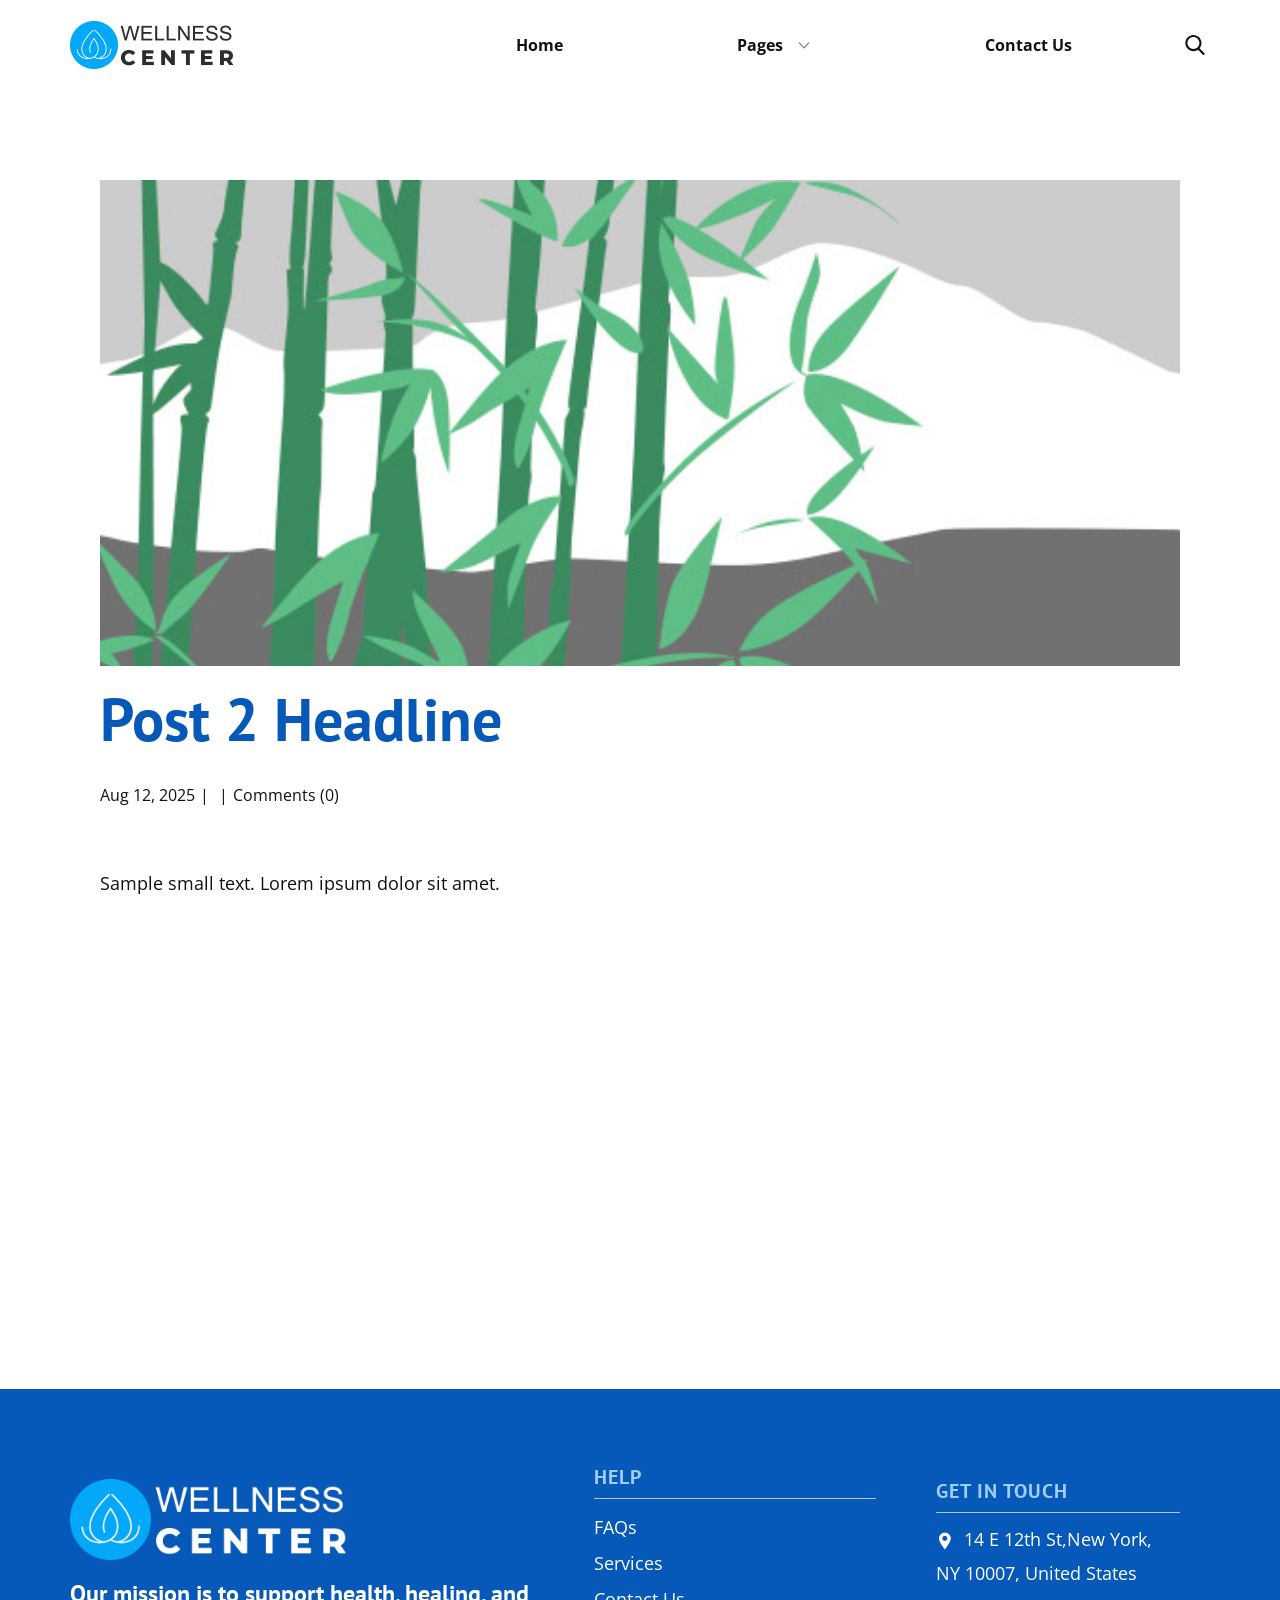
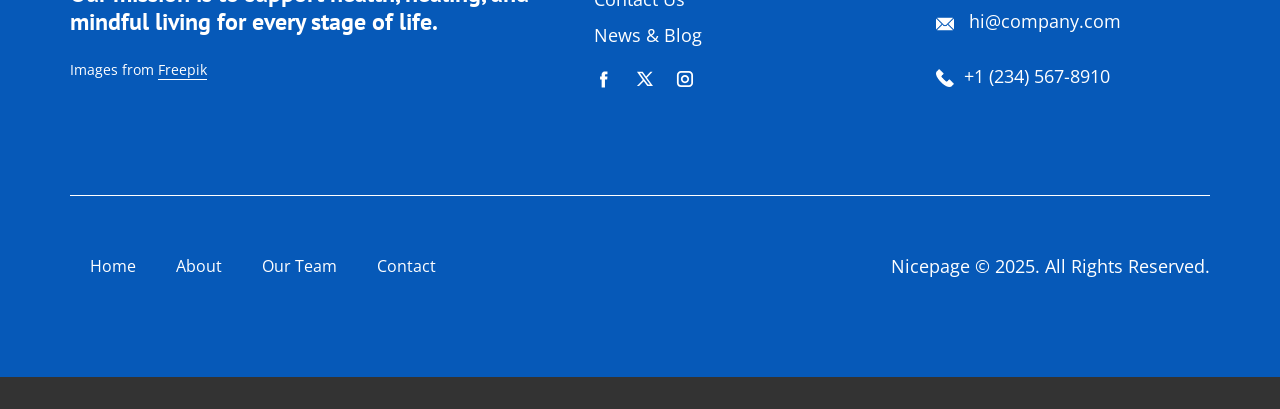
<file: blog/post-1.html>
<!DOCTYPE html>
<html style="font-size: 16px;" lang="en"><head>
    <meta name="viewport" content="width=device-width, initial-scale=1.0">
    <meta charset="utf-8">
    <meta name="keywords" content="Post 1 Headline">
    <meta name="description" content="">
    <title>Post 2 Headline</title>
    <link rel="stylesheet" href="../nicepage.css" media="screen">
<link rel="stylesheet" href="../Post-Template.css" media="screen">
    <script class="u-script" type="text/javascript" src="../jquery.js" defer=""></script>
    <script class="u-script" type="text/javascript" src="../nicepage.js" defer=""></script>
    <meta name="generator" content="Nicepage 8.4.0, nicepage.com">
    
    
    
    <link id="u-page-google-font" rel="stylesheet" href="https://fonts.googleapis.com/css2?display=swap&amp;family=PT+Sans:ital,wght@0,400;0,700;1,400;1,700&amp;family=Open+Sans:ital,wght@0,300;0,400;0,500;0,600;0,700;0,800;1,300;1,400;1,500;1,600;1,700;1,800">
    <script type="application/ld+json">{
		"@context": "http://schema.org",
		"@type": "Organization",
		"name": "",
		"logo": "images/logo-black.png",
		"sameAs": [
				"https://facebook.com/name",
				"https://twitter.com/name",
				"https://instagram.com/name"
		]
}</script>
    <meta name="theme-color" content="#0659b8">
    <meta name="twitter:site" content="@">
    <meta name="twitter:card" content="summary_large_image">
    <meta name="twitter:title" content="Post 2 Headline">
    <meta name="twitter:description" content="">
  <meta data-intl-tel-input-cdn-path="intlTelInput/"></head>
  <body data-path-to-root="./" data-include-products="false" class="u-body u-xl-mode" data-lang="en"><header class="u-clearfix u-header u-header" id="header"><div class="u-clearfix u-sheet u-valign-middle u-valign-middle-xxl u-sheet-1">
        <a href="#" class="u-image u-logo u-image-1" data-image-width="656" data-image-height="192">
          <img src="../images/logo-black.png" class="u-logo-image u-logo-image-1">
        </a>
        <nav class="u-dropdown-icon u-menu u-menu-dropdown u-offcanvas u-menu-1" role="navigation" aria-label="Menu navigation">
          <div class="menu-collapse" style="font-size: 1rem; letter-spacing: 0px; font-weight: 700;">
            <a class="u-button-style u-custom-left-right-menu-spacing u-custom-padding-bottom u-custom-text-hover-color u-custom-top-bottom-menu-spacing u-hamburger-link u-nav-link u-text-active-palette-1-base u-text-hover-palette-2-base" href="#" tabindex="-1" aria-label="Open menu" aria-controls="261f">
              <svg class="u-svg-link" viewBox="0 0 24 24"><use xlink:href="#menu-hamburger"></use></svg>
              <svg class="u-svg-content" version="1.1" id="menu-hamburger" viewBox="0 0 16 16" x="0px" y="0px" xmlns:xlink="http://www.w3.org/1999/xlink" xmlns="http://www.w3.org/2000/svg"><g><rect y="1" width="16" height="2"></rect><rect y="7" width="16" height="2"></rect><rect y="13" width="16" height="2"></rect>
</g></svg>
            </a>
          </div>
          <div class="u-custom-menu u-nav-container">
            <ul class="u-nav u-unstyled u-nav-1" role="menubar"><li role="none" class="u-nav-item"><a role="menuitem" class="u-button-style u-nav-link u-text-active-palette-1-base u-text-hover-palette-1-base u-nav-link-2" href="../">Home</a>
</li><li role="none" class="u-nav-item"><a tabindex="-1" role="menuitem" class="u-button-style u-nav-link u-text-active-palette-1-base u-text-hover-palette-1-base u-nav-link-2" aria-haspopup="true" aria-current="page">Pages</a><div class="u-nav-popup"><ul role="menu" class="u-h-spacing-20 u-nav u-unstyled u-v-spacing-10" aria-label="Pages menu"><li role="none" class="u-nav-item"><a role="menuitem" class="u-active-palette-1-base u-button-style u-grey-5 u-hover-palette-1-base u-nav-link" href="../About.html">About Us</a>
</li><li role="none" class="u-nav-item"><a tabindex="-1" role="menuitem" class="u-active-palette-1-base u-button-style u-grey-5 u-hover-palette-1-base u-nav-link" href="#">Our Team</a>
</li><li role="none" class="u-nav-item"><a role="menuitem" class="u-active-palette-1-base u-button-style u-grey-5 u-hover-palette-1-base u-nav-link" href="../FAQ-Page.html">FAQ</a>
</li></ul>
</div>
</li><li role="none" class="u-nav-item"><a tabindex="-1" role="menuitem" class="u-button-style u-nav-link u-text-active-palette-1-base u-text-hover-palette-1-base u-nav-link-2" href="#">Contact Us</a>
</li></ul>
          </div>
          <div class="u-custom-menu u-nav-container-collapse" id="261f" role="region" aria-label="Menu panel">
            <div class="u-black u-container-style u-inner-container-layout u-opacity u-opacity-95 u-sidenav">
              <div class="u-inner-container-layout u-sidenav-overflow">
                <div class="u-menu-close" tabindex="-1" aria-label="Close menu"></div>
                <ul class="u-align-center u-nav u-popupmenu-items u-unstyled u-nav-3" role="menubar"><li role="none" class="u-nav-item"><a role="menuitem" class="u-button-style u-nav-link" href="../">Home</a>
</li><li role="none" class="u-nav-item"><a tabindex="-1" role="menuitem" class="u-button-style u-nav-link" aria-haspopup="true" aria-current="page">Pages</a><div class="u-nav-popup"><ul role="menu" class="u-h-spacing-20 u-nav u-unstyled u-v-spacing-10" aria-label="Pages menu"><li role="none" class="u-nav-item"><a role="menuitem" class="u-button-style u-nav-link" href="../About.html">About Us</a>
</li><li role="none" class="u-nav-item"><a tabindex="-1" role="menuitem" class="u-button-style u-nav-link" href="#">Our Team</a>
</li><li role="none" class="u-nav-item"><a role="menuitem" class="u-button-style u-nav-link" href="../FAQ-Page.html">FAQ</a>
</li></ul>
</div>
</li><li role="none" class="u-nav-item"><a tabindex="-1" role="menuitem" class="u-button-style u-nav-link" href="#">Contact Us</a>
</li></ul>
              </div>
            </div>
            <div class="u-black u-menu-overlay u-opacity u-opacity-70"></div>
          </div>
        </nav>
        <form action="#" class="u-search u-search-layout-icon u-search-left u-search-1" data-search-token="no-license" data-href="../search/search.html" data-page-id="992012222">
          <div class="u-search-overlay"></div>
          <button class="u-search-button" type="submit"><span class="u-search-icon u-search-icon-1">
              <svg class="u-svg-link" preserveAspectRatio="xMidYMin slice" viewBox="0 0 56.966 56.966"><use xlink:href="#svg-8e85"></use></svg>
              <svg xmlns="http://www.w3.org/2000/svg" xmlns:xlink="http://www.w3.org/1999/xlink" version="1.1" id="svg-8e85" x="0px" y="0px" viewBox="0 0 56.966 56.966" style="enable-background:new 0 0 56.966 56.966;" xml:space="preserve" class="u-svg-content"><path d="M55.146,51.887L41.588,37.786c3.486-4.144,5.396-9.358,5.396-14.786c0-12.682-10.318-23-23-23s-23,10.318-23,23  s10.318,23,23,23c4.761,0,9.298-1.436,13.177-4.162l13.661,14.208c0.571,0.593,1.339,0.92,2.162,0.92  c0.779,0,1.518-0.297,2.079-0.837C56.255,54.982,56.293,53.08,55.146,51.887z M23.984,6c9.374,0,17,7.626,17,17s-7.626,17-17,17  s-17-7.626-17-17S14.61,6,23.984,6z"></path></svg></span>
          </button>
          <input class="u-search-input" type="search" name="search" value="" placeholder="Search">
        </form>
      </div></header>
    <section class="u-align-center u-clearfix u-section-1" id="block-2">
      <div class="u-clearfix u-sheet u-valign-middle-md u-valign-middle-sm u-valign-middle-xs u-sheet-1"><!--post_details--><!--post_details_options_json--><!--{"source":""}--><!--/post_details_options_json--><!--blog_post-->
        <div class="u-container-style u-expanded-width u-post-details u-post-details-1">
          <div class="u-container-layout u-valign-middle u-container-layout-1"><!--blog_post_image-->
            <img alt="" class="u-blog-control u-expanded-width u-image u-image-default u-image-1" src="../images/68f64b9d.jpeg"><!--/blog_post_image--><!--blog_post_header-->
            <h2 class="u-blog-control u-text u-text-1">Post 2 Headline</h2><!--/blog_post_header--><!--blog_post_metadata-->
            <div class="u-blog-control u-metadata u-metadata-1"><!--blog_post_metadata_date--><span class="u-meta-date u-meta-icon">Aug 12, 2025</span><!--/blog_post_metadata_date--><!--blog_post_metadata_category--><span class="u-meta-category u-meta-icon"></span><!--/blog_post_metadata_category--><!--blog_post_metadata_comments--><span class="u-meta-comments u-meta-icon"><!--blog_post_metadata_comments_content-->Comments (0)<!--/blog_post_metadata_comments_content--></span><!--/blog_post_metadata_comments-->
            </div><!--/blog_post_metadata--><!--blog_post_content-->
            <div class="u-align-justify u-blog-control u-post-content u-text u-text-2 fr-view">
  <p>
    <meta name="viewport" content="width=device-width, initial-scale=1.0">
    <meta charset="utf-8">
    <meta name="keywords" content=""><meta name="description" content="">
    <title></title>
    <link rel="stylesheet" href="/nicepage.css" media="screen" class="u-static-style"><link rel="stylesheet" href="/nicepage.css" media="screen">
    <script class="u-script" type="text/javascript" src="//capp.nicepage.com/assets/jquery-1.9.1.min.js" defer=""></script>
    <script class="u-script" type="text/javascript" src="//capp.nicepage.com/e1ec80a0bae8923e64d6c550789dfe4bf6121475/nicepage.js" defer=""></script>
</p><section class="u-clearfix u-valign-top u-block-b649-1" custom-posts-hash="T" data-section-properties="{&quot;margin&quot;:&quot;none&quot;,&quot;stretch&quot;:true}" data-id="b649" data-posts-content="[{'images':[],'maps':[],'videos':[],'icons':[],'textWidth':'','textHeight':'','id':1,'headingProp':'h3','textProp':'text'}]" style="min-height: 500px">
  <div class="u-clearfix u-rich-text u-text u-block-b649-4" data-state="{&quot;margin-top&quot;:{&quot;shouldApplyDefaultMargins&quot;:{&quot;XL&quot;:false,&quot;LG&quot;:false,&quot;MD&quot;:false,&quot;SM&quot;:true,&quot;XS&quot;:true},&quot;parentVerticalAlign&quot;:{&quot;XL&quot;:&quot;top&quot;,&quot;LG&quot;:&quot;top&quot;,&quot;MD&quot;:&quot;top&quot;,&quot;SM&quot;:&quot;top&quot;,&quot;XS&quot;:&quot;top&quot;}},&quot;margin-bottom&quot;:{&quot;shouldApplyDefaultMargins&quot;:{&quot;XL&quot;:false,&quot;LG&quot;:false,&quot;MD&quot;:false,&quot;SM&quot;:true,&quot;XS&quot;:true},&quot;parentVerticalAlign&quot;:{&quot;XL&quot;:&quot;top&quot;,&quot;LG&quot;:&quot;top&quot;,&quot;MD&quot;:&quot;top&quot;,&quot;SM&quot;:&quot;top&quot;,&quot;XS&quot;:&quot;top&quot;}}}" style="">
  <p>Sample small text. Lorem ipsum dolor sit amet.</p>
  </div>
  <style data-mode="XL">@media (min-width: 1200px) {
  .u-block-b649-1 {
    min-height: 500px;
  }
}</style>
  <style data-mode="LG">@media (max-width: 1199px) and (min-width: 992px) {
  .u-block-b649-1 {
    min-height: 500px;
  }
}</style>
  <style data-mode="MD">@media (max-width: 991px) and (min-width: 768px) {
  .u-block-b649-1 {
    min-height: 500px;
  }
}</style>
  <style data-mode="SM">@media (max-width: 767px) and (min-width: 576px) {
  .u-block-b649-1 {
    min-height: 500px;
  }
}</style>
  <style data-mode="XS">@media (max-width: 575px) {
  .u-block-b649-1 {
    min-height: 500px;
  }
}</style>
</section>
<p></p>
  </div><!--/blog_post_content-->
          </div>
        </div><!--/blog_post--><!--/post_details-->
      </div>
    </section>
    
    
    
    <footer class="u-align-center-sm u-align-center-xs u-clearfix u-container-align-center u-footer u-palette-1-base" id="footer"><div class="u-clearfix u-sheet u-valign-middle u-sheet-1">
        <div class="data-layout-selected u-clearfix u-expanded-width u-layout-wrap u-layout-wrap-1">
          <div class="u-gutter-0 u-layout">
            <div class="u-layout-row">
              <div class="u-container-align-left u-container-style u-layout-cell u-shape-rectangle u-size-26-lg u-size-26-xl u-size-26-xxl u-size-40-md u-size-40-sm u-size-40-xs u-layout-cell-1">
                <div class="u-container-layout u-valign-top u-container-layout-1">
                  <a href="" class="u-image u-logo u-image-1" data-image-width="656" data-image-height="192">
                    <img src="../images/logo-white-1.png" class="u-logo-image u-logo-image-1">
                  </a>
                  <h4 class="u-align-left u-text u-text-default u-text-1"> Our mission is to support health, healing, and mindful living for every stage of life.</h4>
                  <p class="u-align-left u-text u-text-2">Images from <a href="https://www.freepik.com/" class="u-active-none u-border-1 u-border-active-palette-1-base u-border-hover-palette-1-base u-border-no-left u-border-no-right u-border-no-top u-border-white u-btn u-button-link u-button-style u-hover-none u-none u-text-body-alt-color u-btn-1" target="_blank" data-animation-name="" data-animation-duration="0" data-animation-delay="0" data-animation-direction="">Freepik</a>
                  </p>
                </div>
              </div>
              <div class="u-container-style u-layout-cell u-shape-rectangle u-size-18-lg u-size-18-xl u-size-18-xxl u-size-20-md u-size-20-sm u-size-20-xs u-layout-cell-2">
                <div class="u-container-layout u-valign-top u-container-layout-2">
                  <h5 class="u-align-left u-text u-text-3"> Help</h5>
                  <div class="u-align-left u-border-1 u-border-grey-25 u-border-no-bottom u-border-no-left u-expanded-width u-line u-line-horizontal u-line-1"></div>
                  <p class="u-align-left u-text u-text-4">
                    <a href="#" class="u-active-none u-border-1 u-border-active-white u-border-hover-white u-border-no-left u-border-no-right u-border-no-top u-btn u-button-link u-button-style u-hover-none u-none u-text-active-grey-10 u-text-body-alt-color u-text-hover-grey-10 u-btn-2" title="#" data-animation-name="" data-animation-duration="0" data-animation-delay="0" data-animation-direction=""> FAQs</a>
                    <a href="#" class="u-active-none u-border-1 u-border-active-white u-border-hover-white u-border-no-left u-border-no-right u-border-no-top u-btn u-button-link u-button-style u-hover-none u-none u-text-active-grey-10 u-text-body-alt-color u-text-hover-grey-10 u-btn-3" title="#" data-animation-name="" data-animation-duration="0" data-animation-delay="0" data-animation-direction="">
                      <br>Services
                    </a>
                    <br>
                    <a href="#" class="u-active-none u-border-1 u-border-active-white u-border-hover-white u-border-no-left u-border-no-right u-border-no-top u-btn u-button-link u-button-style u-hover-none u-none u-text-active-grey-10 u-text-body-alt-color u-text-hover-grey-10 u-btn-4" title="#" data-animation-name="" data-animation-duration="0" data-animation-delay="0" data-animation-direction=""> Contact Us<br>
                    </a>
                    <a href="#" class="u-active-none u-border-1 u-border-active-white u-border-hover-white u-border-no-left u-border-no-right u-border-no-top u-btn u-button-link u-button-style u-hover-none u-none u-text-active-grey-10 u-text-body-alt-color u-text-hover-grey-10 u-btn-5" data-animation-name="" data-animation-duration="0" data-animation-delay="0" data-animation-direction=""> News &amp; Blog</a>
                    <br>
                  </p>
                  <div class="u-social-icons u-social-icons-1">
                    <a class="u-social-url" title="facebook" target="_blank" href="https://facebook.com/name"><span class="u-icon u-social-facebook u-social-icon u-text-white u-icon-1"><svg class="u-svg-link" preserveAspectRatio="xMidYMin slice" viewBox="0 0 112 112" style=""><use xlink:href="#svg-58df"></use></svg><svg class="u-svg-content" viewBox="0 0 112 112" x="0" y="0" id="svg-58df"><path fill="currentColor" d="M75.5,28.8H65.4c-1.5,0-4,0.9-4,4.3v9.4h13.9l-1.5,15.8H61.4v45.1H42.8V58.3h-8.8V42.4h8.8V32.2
c0-7.4,3.4-18.8,18.8-18.8h13.8v15.4H75.5z"></path></svg></span>
                    </a>
                    <a class="u-social-url" title="twitter" target="_blank" href="https://twitter.com/name"><span class="u-icon u-social-icon u-social-twitter u-text-white u-icon-2"><svg class="u-svg-link" preserveAspectRatio="xMidYMin slice" viewBox="0 0 112.2 112.2" style=""><use xlink:href="#svg-e10a"></use></svg><svg class="u-svg-content" viewBox="0 0 112.2 112.2" x="0px" y="0px" id="svg-e10a"><path d="M67.1,49.1L98.6,16h-12L62,42L43.2,16H11l32.8,45.2L11,96h11.6l26.3-27.7L69.1,96H101L67.1,49.1z M55,61.9l-5.1-7L27.5,24.4
	h11.4l17.3,23.8l5.1,7.1l23.4,32.2H73.8L55,61.9z"></path></svg></span>
                    </a>
                    <a class="u-social-url" title="instagram" target="_blank" href="https://instagram.com/name"><span class="u-icon u-social-icon u-social-instagram u-text-white u-icon-3"><svg class="u-svg-link" preserveAspectRatio="xMidYMin slice" viewBox="0 0 112 112" style=""><use xlink:href="#svg-3bdf"></use></svg><svg class="u-svg-content" viewBox="0 0 112 112" x="0" y="0" id="svg-3bdf"><path fill="currentColor" d="M55.9,32.9c-12.8,0-23.2,10.4-23.2,23.2s10.4,23.2,23.2,23.2s23.2-10.4,23.2-23.2S68.7,32.9,55.9,32.9z
	 M55.9,69.4c-7.4,0-13.3-6-13.3-13.3c-0.1-7.4,6-13.3,13.3-13.3s13.3,6,13.3,13.3C69.3,63.5,63.3,69.4,55.9,69.4z"></path><path fill="currentColor" d="M78.2,11H33.5C21,11,10.8,21.3,10.8,33.7v44.7c0,12.6,10.2,22.8,22.7,22.8h44.7c12.6,0,22.7-10.2,22.7-22.7
	V33.7C100.8,21.1,90.6,11,78.2,11z M91,78.4c0,7.1-5.8,12.8-12.8,12.8H33.5c-7.1,0-12.8-5.8-12.8-12.8V33.7
	c0-7.1,5.8-12.8,12.8-12.8h44.7c7.1,0,12.8,5.8,12.8,12.8V78.4z"></path></svg></span>
                    </a>
                  </div>
                </div>
              </div>
              <div class="u-container-style u-layout-cell u-shape-rectangle u-size-16-lg u-size-16-xl u-size-16-xxl u-size-60-md u-size-60-sm u-size-60-xs u-layout-cell-3">
                <div class="u-container-layout u-valign-top u-container-layout-3">
                  <h5 class="u-align-left u-text u-text-5"> Get In Touch</h5>
                  <div class="u-align-left u-border-1 u-border-grey-25 u-border-no-bottom u-border-no-left u-expanded-width u-line u-line-horizontal u-line-2" data-animation-name="" data-animation-duration="0" data-animation-delay="0" data-animation-direction=""></div>
                  <p class="u-align-left u-text u-text-6"><span class="u-file-icon u-icon u-text-white u-icon-4"><img src="../images/1-b26c8bb7.png" alt=""></span>&nbsp;​​​​14 E 12th St,New York, NY 10007, United States
                  </p>
                  <p class="u-align-left u-text u-text-default u-text-7"><span class="u-file-icon u-icon u-text-white u-icon-5"><img src="../images/2-a85e65c4.png" alt=""></span>&nbsp; <a href="mailto:hi@car.repair.com" class="u-active-none u-border-1 u-border-active-white u-border-hover-white u-border-no-left u-border-no-right u-border-no-top u-btn u-button-link u-button-style u-hover-none u-none u-text-active-grey-10 u-text-body-alt-color u-text-hover-grey-10 u-btn-6" data-animation-name="" data-animation-duration="0" data-animation-delay="0" data-animation-direction="">hi@company.com</a>
                  </p>
                  <p class="u-align-left u-text u-text-8">
                    <a href="tel:+12345678910" class="u-active-none u-border-1 u-border-active-white u-border-hover-white u-border-no-left u-border-no-right u-border-no-top u-btn u-button-link u-button-style u-hover-none u-none u-text-active-grey-10 u-text-body-alt-color u-text-hover-grey-10 u-btn-7" data-animation-name="" data-animation-duration="0" data-animation-delay="0" data-animation-direction=""><span class="u-file-icon u-icon u-text-white u-icon-6"><img src="../images/3-c91f3b92.png" alt=""></span>&nbsp;​+1 (234) 567-8910
                    </a>
                  </p>
                </div>
              </div>
            </div>
          </div>
        </div>
        <div class="u-align-center u-border-1 u-border-white u-expanded-width u-line u-line-horizontal u-line-3"></div>
        <div class="data-layout-selected u-clearfix u-expanded-width u-layout-custom-xs u-layout-wrap u-layout-wrap-2">
          <div class="u-layout">
            <div class="u-layout-row">
              <div class="u-container-style u-layout-cell u-size-14-xs u-size-30-lg u-size-30-xl u-size-30-xxl u-size-60-md u-size-60-sm u-layout-cell-4">
                <div class="u-container-layout u-valign-middle u-container-layout-4">
                  <nav class="u-menu u-menu-dropdown u-offcanvas u-menu-1" data-responsive-from="XS" role="navigation">
                    <div class="menu-collapse">
                      <a class="u-button-style u-hamburger-link u-nav-link" aria-label="Open menu" aria-controls="e226" href="#">
                        <svg class="u-svg-link" viewBox="0 0 24 24"><use xlink:href="#svg-23e0"></use></svg>
                        <svg class="u-svg-content" version="1.1" id="svg-23e0" viewBox="0 0 16 16" x="0px" y="0px" xmlns:xlink="http://www.w3.org/1999/xlink" xmlns="http://www.w3.org/2000/svg"><g><rect y="1" width="16" height="2"></rect><rect y="7" width="16" height="2"></rect><rect y="13" width="16" height="2"></rect>
</g></svg>
                      </a>
                    </div>
                    <div class="u-custom-menu u-nav-container">
                      <ul class="u-nav u-unstyled" role="menubar"><li class="u-nav-item" role="none"><a class="u-button-style u-nav-link" href="#" tabindex="-1" role="menuitem" aria-haspopup="true" aria-expanded="false">Home</a>
</li><li class="u-nav-item" role="none"><a class="u-button-style u-nav-link" href="#" tabindex="-1" role="menuitem">About</a>
</li><li class="u-nav-item" role="none"><a class="u-button-style u-nav-link" href="#" tabindex="-1" role="menuitem">Our Team</a>
</li><li class="u-nav-item" role="none"><a class="u-button-style u-nav-link" href="#" tabindex="-1" role="menuitem">Contact</a>
</li></ul>
                    </div>
                    <div id="e226" role="region" aria-label="Menu panel" class="u-custom-menu u-nav-container-collapse">
                      <div class="u-black u-container-style u-inner-container-layout u-opacity u-opacity-95 u-sidenav">
                        <div class="u-inner-container-layout u-sidenav-overflow">
                          <div class="u-menu-close" aria-label="Close menu"></div>
                          <ul class="u-align-center u-nav u-popupmenu-items u-unstyled u-nav-2"><li class="u-nav-item"><a class="u-button-style u-nav-link" href="#">Home</a>
</li><li class="u-nav-item"><a class="u-button-style u-nav-link" href="#">About</a>
</li><li class="u-nav-item"><a class="u-button-style u-nav-link" href="#">Our Team</a>
</li><li class="u-nav-item"><a class="u-button-style u-nav-link" href="#">Contact</a>
</li></ul>
                        </div>
                      </div>
                      <div class="u-black u-menu-overlay u-opacity u-opacity-70"></div>
                    </div>
                    <style class="menu-style">@media (max-width: 539px) {
                    [data-responsive-from="XS"] .u-nav-container {
                        display: none;
                    }
                    [data-responsive-from="XS"] .menu-collapse {
                        display: block;
                    }
                }</style>
                  </nav>
                </div>
              </div>
              <div class="u-container-align-left-md u-container-align-left-sm u-container-align-left-xs u-container-align-right-lg u-container-align-right-xl u-container-align-right-xxl u-container-style u-layout-cell u-size-30-lg u-size-30-xl u-size-30-xxl u-size-46-xs u-size-60-md u-size-60-sm u-layout-cell-5">
                <div class="u-container-layout u-valign-middle u-container-layout-5">
                  <p class="u-align-left-md u-align-left-sm u-align-left-xs u-align-right-lg u-align-right-xl u-align-right-xxl u-text u-text-default u-text-9">Nicepage © 2025. All Rights Reserved.</p>
                </div>
              </div>
            </div>
          </div>
        </div>
      </div></footer>
    <section class="u-backlink u-clearfix u-grey-80"></section>
  
</body></html>
</file>
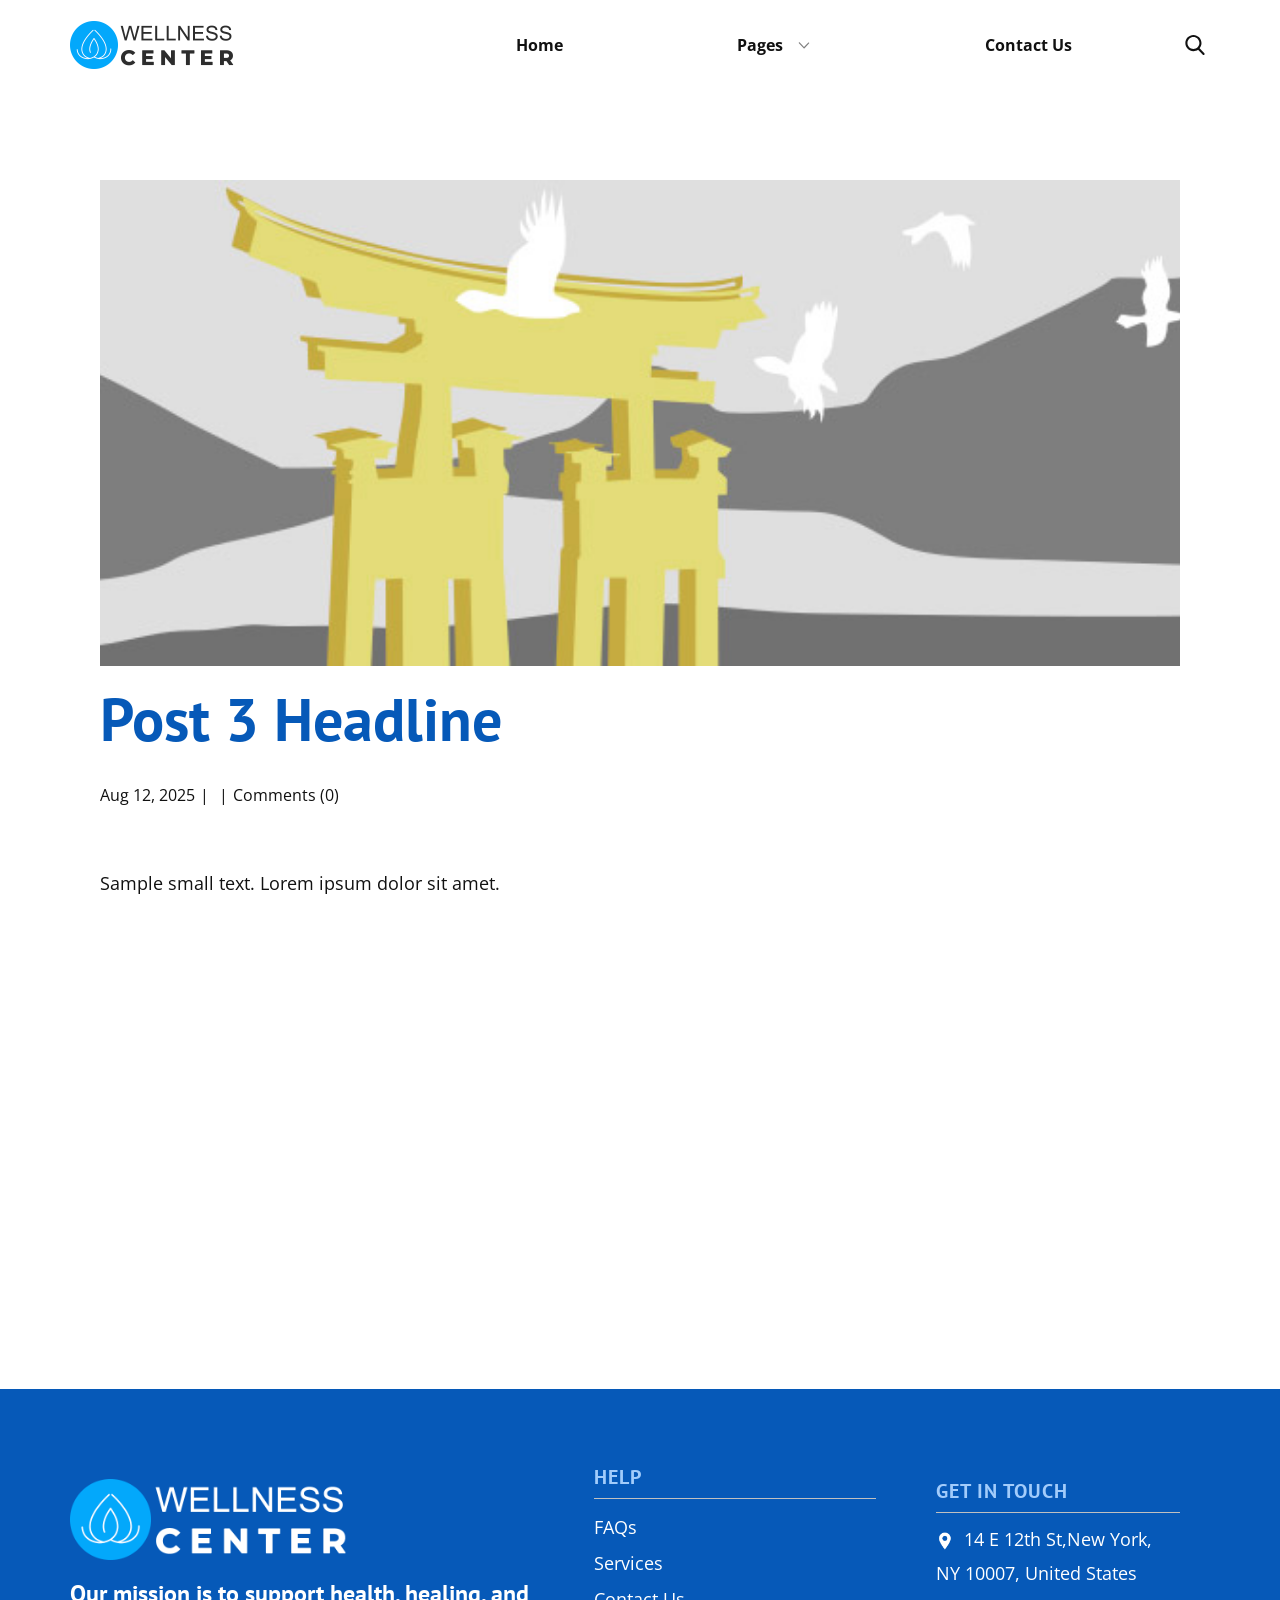
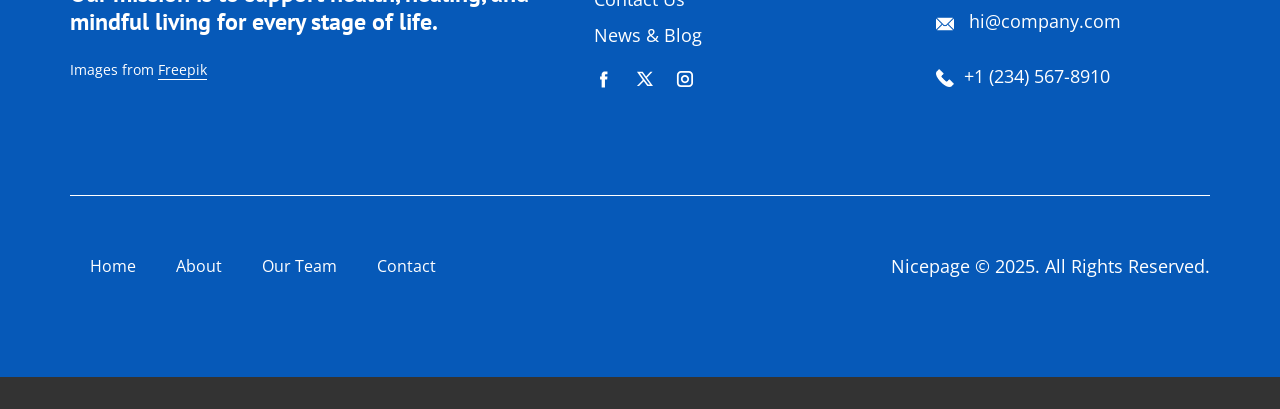
<file: blog/post-2.html>
<!DOCTYPE html>
<html style="font-size: 16px;" lang="en"><head>
    <meta name="viewport" content="width=device-width, initial-scale=1.0">
    <meta charset="utf-8">
    <meta name="keywords" content="Post 1 Headline">
    <meta name="description" content="">
    <title>Post 3 Headline</title>
    <link rel="stylesheet" href="../nicepage.css" media="screen">
<link rel="stylesheet" href="../Post-Template.css" media="screen">
    <script class="u-script" type="text/javascript" src="../jquery.js" defer=""></script>
    <script class="u-script" type="text/javascript" src="../nicepage.js" defer=""></script>
    <meta name="generator" content="Nicepage 8.4.0, nicepage.com">
    
    
    
    <link id="u-page-google-font" rel="stylesheet" href="https://fonts.googleapis.com/css2?display=swap&amp;family=PT+Sans:ital,wght@0,400;0,700;1,400;1,700&amp;family=Open+Sans:ital,wght@0,300;0,400;0,500;0,600;0,700;0,800;1,300;1,400;1,500;1,600;1,700;1,800">
    <script type="application/ld+json">{
		"@context": "http://schema.org",
		"@type": "Organization",
		"name": "",
		"logo": "images/logo-black.png",
		"sameAs": [
				"https://facebook.com/name",
				"https://twitter.com/name",
				"https://instagram.com/name"
		]
}</script>
    <meta name="theme-color" content="#0659b8">
    <meta name="twitter:site" content="@">
    <meta name="twitter:card" content="summary_large_image">
    <meta name="twitter:title" content="Post 3 Headline">
    <meta name="twitter:description" content="">
  <meta data-intl-tel-input-cdn-path="intlTelInput/"></head>
  <body data-path-to-root="./" data-include-products="false" class="u-body u-xl-mode" data-lang="en"><header class="u-clearfix u-header u-header" id="header"><div class="u-clearfix u-sheet u-valign-middle u-valign-middle-xxl u-sheet-1">
        <a href="#" class="u-image u-logo u-image-1" data-image-width="656" data-image-height="192">
          <img src="../images/logo-black.png" class="u-logo-image u-logo-image-1">
        </a>
        <nav class="u-dropdown-icon u-menu u-menu-dropdown u-offcanvas u-menu-1" role="navigation" aria-label="Menu navigation">
          <div class="menu-collapse" style="font-size: 1rem; letter-spacing: 0px; font-weight: 700;">
            <a class="u-button-style u-custom-left-right-menu-spacing u-custom-padding-bottom u-custom-text-hover-color u-custom-top-bottom-menu-spacing u-hamburger-link u-nav-link u-text-active-palette-1-base u-text-hover-palette-2-base" href="#" tabindex="-1" aria-label="Open menu" aria-controls="261f">
              <svg class="u-svg-link" viewBox="0 0 24 24"><use xlink:href="#menu-hamburger"></use></svg>
              <svg class="u-svg-content" version="1.1" id="menu-hamburger" viewBox="0 0 16 16" x="0px" y="0px" xmlns:xlink="http://www.w3.org/1999/xlink" xmlns="http://www.w3.org/2000/svg"><g><rect y="1" width="16" height="2"></rect><rect y="7" width="16" height="2"></rect><rect y="13" width="16" height="2"></rect>
</g></svg>
            </a>
          </div>
          <div class="u-custom-menu u-nav-container">
            <ul class="u-nav u-unstyled u-nav-1" role="menubar"><li role="none" class="u-nav-item"><a role="menuitem" class="u-button-style u-nav-link u-text-active-palette-1-base u-text-hover-palette-1-base u-nav-link-2" href="../">Home</a>
</li><li role="none" class="u-nav-item"><a tabindex="-1" role="menuitem" class="u-button-style u-nav-link u-text-active-palette-1-base u-text-hover-palette-1-base u-nav-link-2" aria-haspopup="true" aria-current="page">Pages</a><div class="u-nav-popup"><ul role="menu" class="u-h-spacing-20 u-nav u-unstyled u-v-spacing-10" aria-label="Pages menu"><li role="none" class="u-nav-item"><a role="menuitem" class="u-active-palette-1-base u-button-style u-grey-5 u-hover-palette-1-base u-nav-link" href="../About.html">About Us</a>
</li><li role="none" class="u-nav-item"><a tabindex="-1" role="menuitem" class="u-active-palette-1-base u-button-style u-grey-5 u-hover-palette-1-base u-nav-link" href="#">Our Team</a>
</li><li role="none" class="u-nav-item"><a role="menuitem" class="u-active-palette-1-base u-button-style u-grey-5 u-hover-palette-1-base u-nav-link" href="../FAQ-Page.html">FAQ</a>
</li></ul>
</div>
</li><li role="none" class="u-nav-item"><a tabindex="-1" role="menuitem" class="u-button-style u-nav-link u-text-active-palette-1-base u-text-hover-palette-1-base u-nav-link-2" href="#">Contact Us</a>
</li></ul>
          </div>
          <div class="u-custom-menu u-nav-container-collapse" id="261f" role="region" aria-label="Menu panel">
            <div class="u-black u-container-style u-inner-container-layout u-opacity u-opacity-95 u-sidenav">
              <div class="u-inner-container-layout u-sidenav-overflow">
                <div class="u-menu-close" tabindex="-1" aria-label="Close menu"></div>
                <ul class="u-align-center u-nav u-popupmenu-items u-unstyled u-nav-3" role="menubar"><li role="none" class="u-nav-item"><a role="menuitem" class="u-button-style u-nav-link" href="../">Home</a>
</li><li role="none" class="u-nav-item"><a tabindex="-1" role="menuitem" class="u-button-style u-nav-link" aria-haspopup="true" aria-current="page">Pages</a><div class="u-nav-popup"><ul role="menu" class="u-h-spacing-20 u-nav u-unstyled u-v-spacing-10" aria-label="Pages menu"><li role="none" class="u-nav-item"><a role="menuitem" class="u-button-style u-nav-link" href="../About.html">About Us</a>
</li><li role="none" class="u-nav-item"><a tabindex="-1" role="menuitem" class="u-button-style u-nav-link" href="#">Our Team</a>
</li><li role="none" class="u-nav-item"><a role="menuitem" class="u-button-style u-nav-link" href="../FAQ-Page.html">FAQ</a>
</li></ul>
</div>
</li><li role="none" class="u-nav-item"><a tabindex="-1" role="menuitem" class="u-button-style u-nav-link" href="#">Contact Us</a>
</li></ul>
              </div>
            </div>
            <div class="u-black u-menu-overlay u-opacity u-opacity-70"></div>
          </div>
        </nav>
        <form action="#" class="u-search u-search-layout-icon u-search-left u-search-1" data-search-token="no-license" data-href="../search/search.html" data-page-id="992012222">
          <div class="u-search-overlay"></div>
          <button class="u-search-button" type="submit"><span class="u-search-icon u-search-icon-1">
              <svg class="u-svg-link" preserveAspectRatio="xMidYMin slice" viewBox="0 0 56.966 56.966"><use xlink:href="#svg-8e85"></use></svg>
              <svg xmlns="http://www.w3.org/2000/svg" xmlns:xlink="http://www.w3.org/1999/xlink" version="1.1" id="svg-8e85" x="0px" y="0px" viewBox="0 0 56.966 56.966" style="enable-background:new 0 0 56.966 56.966;" xml:space="preserve" class="u-svg-content"><path d="M55.146,51.887L41.588,37.786c3.486-4.144,5.396-9.358,5.396-14.786c0-12.682-10.318-23-23-23s-23,10.318-23,23  s10.318,23,23,23c4.761,0,9.298-1.436,13.177-4.162l13.661,14.208c0.571,0.593,1.339,0.92,2.162,0.92  c0.779,0,1.518-0.297,2.079-0.837C56.255,54.982,56.293,53.08,55.146,51.887z M23.984,6c9.374,0,17,7.626,17,17s-7.626,17-17,17  s-17-7.626-17-17S14.61,6,23.984,6z"></path></svg></span>
          </button>
          <input class="u-search-input" type="search" name="search" value="" placeholder="Search">
        </form>
      </div></header>
    <section class="u-align-center u-clearfix u-section-1" id="block-2">
      <div class="u-clearfix u-sheet u-valign-middle-md u-valign-middle-sm u-valign-middle-xs u-sheet-1"><!--post_details--><!--post_details_options_json--><!--{"source":""}--><!--/post_details_options_json--><!--blog_post-->
        <div class="u-container-style u-expanded-width u-post-details u-post-details-1">
          <div class="u-container-layout u-valign-middle u-container-layout-1"><!--blog_post_image-->
            <img alt="" class="u-blog-control u-expanded-width u-image u-image-default u-image-1" src="../images/8ad73f3c.jpeg"><!--/blog_post_image--><!--blog_post_header-->
            <h2 class="u-blog-control u-text u-text-1">Post 3 Headline</h2><!--/blog_post_header--><!--blog_post_metadata-->
            <div class="u-blog-control u-metadata u-metadata-1"><!--blog_post_metadata_date--><span class="u-meta-date u-meta-icon">Aug 12, 2025</span><!--/blog_post_metadata_date--><!--blog_post_metadata_category--><span class="u-meta-category u-meta-icon"></span><!--/blog_post_metadata_category--><!--blog_post_metadata_comments--><span class="u-meta-comments u-meta-icon"><!--blog_post_metadata_comments_content-->Comments (0)<!--/blog_post_metadata_comments_content--></span><!--/blog_post_metadata_comments-->
            </div><!--/blog_post_metadata--><!--blog_post_content-->
            <div class="u-align-justify u-blog-control u-post-content u-text u-text-2 fr-view">
  <p>
    <meta name="viewport" content="width=device-width, initial-scale=1.0">
    <meta charset="utf-8">
    <meta name="keywords" content=""><meta name="description" content="">
    <title></title>
    <link rel="stylesheet" href="/nicepage.css" media="screen" class="u-static-style"><link rel="stylesheet" href="/nicepage.css" media="screen">
    <script class="u-script" type="text/javascript" src="//capp.nicepage.com/assets/jquery-1.9.1.min.js" defer=""></script>
    <script class="u-script" type="text/javascript" src="//capp.nicepage.com/e1ec80a0bae8923e64d6c550789dfe4bf6121475/nicepage.js" defer=""></script>
</p><section class="u-clearfix u-valign-top u-block-eb7f-1" custom-posts-hash="T" data-section-properties="{&quot;margin&quot;:&quot;none&quot;,&quot;stretch&quot;:true}" data-id="eb7f" data-posts-content="[{'images':[],'maps':[],'videos':[],'icons':[],'textWidth':'','textHeight':'','id':1,'headingProp':'h3','textProp':'text'}]" style="min-height: 500px">
  <div class="u-clearfix u-rich-text u-text u-block-eb7f-4" data-state="{&quot;margin-top&quot;:{&quot;shouldApplyDefaultMargins&quot;:{&quot;XL&quot;:false,&quot;LG&quot;:false,&quot;MD&quot;:false,&quot;SM&quot;:true,&quot;XS&quot;:true},&quot;parentVerticalAlign&quot;:{&quot;XL&quot;:&quot;top&quot;,&quot;LG&quot;:&quot;top&quot;,&quot;MD&quot;:&quot;top&quot;,&quot;SM&quot;:&quot;top&quot;,&quot;XS&quot;:&quot;top&quot;}},&quot;margin-bottom&quot;:{&quot;shouldApplyDefaultMargins&quot;:{&quot;XL&quot;:false,&quot;LG&quot;:false,&quot;MD&quot;:false,&quot;SM&quot;:true,&quot;XS&quot;:true},&quot;parentVerticalAlign&quot;:{&quot;XL&quot;:&quot;top&quot;,&quot;LG&quot;:&quot;top&quot;,&quot;MD&quot;:&quot;top&quot;,&quot;SM&quot;:&quot;top&quot;,&quot;XS&quot;:&quot;top&quot;}}}" style="">
  <p>Sample small text. Lorem ipsum dolor sit amet.</p>
  </div>
  <style data-mode="XL">@media (min-width: 1200px) {
  .u-block-eb7f-1 {
    min-height: 500px;
  }
}</style>
  <style data-mode="LG">@media (max-width: 1199px) and (min-width: 992px) {
  .u-block-eb7f-1 {
    min-height: 500px;
  }
}</style>
  <style data-mode="MD">@media (max-width: 991px) and (min-width: 768px) {
  .u-block-eb7f-1 {
    min-height: 500px;
  }
}</style>
  <style data-mode="SM">@media (max-width: 767px) and (min-width: 576px) {
  .u-block-eb7f-1 {
    min-height: 500px;
  }
}</style>
  <style data-mode="XS">@media (max-width: 575px) {
  .u-block-eb7f-1 {
    min-height: 500px;
  }
}</style>
</section>
<p></p>
  </div><!--/blog_post_content-->
          </div>
        </div><!--/blog_post--><!--/post_details-->
      </div>
    </section>
    
    
    
    <footer class="u-align-center-sm u-align-center-xs u-clearfix u-container-align-center u-footer u-palette-1-base" id="footer"><div class="u-clearfix u-sheet u-valign-middle u-sheet-1">
        <div class="data-layout-selected u-clearfix u-expanded-width u-layout-wrap u-layout-wrap-1">
          <div class="u-gutter-0 u-layout">
            <div class="u-layout-row">
              <div class="u-container-align-left u-container-style u-layout-cell u-shape-rectangle u-size-26-lg u-size-26-xl u-size-26-xxl u-size-40-md u-size-40-sm u-size-40-xs u-layout-cell-1">
                <div class="u-container-layout u-valign-top u-container-layout-1">
                  <a href="" class="u-image u-logo u-image-1" data-image-width="656" data-image-height="192">
                    <img src="../images/logo-white-1.png" class="u-logo-image u-logo-image-1">
                  </a>
                  <h4 class="u-align-left u-text u-text-default u-text-1"> Our mission is to support health, healing, and mindful living for every stage of life.</h4>
                  <p class="u-align-left u-text u-text-2">Images from <a href="https://www.freepik.com/" class="u-active-none u-border-1 u-border-active-palette-1-base u-border-hover-palette-1-base u-border-no-left u-border-no-right u-border-no-top u-border-white u-btn u-button-link u-button-style u-hover-none u-none u-text-body-alt-color u-btn-1" target="_blank" data-animation-name="" data-animation-duration="0" data-animation-delay="0" data-animation-direction="">Freepik</a>
                  </p>
                </div>
              </div>
              <div class="u-container-style u-layout-cell u-shape-rectangle u-size-18-lg u-size-18-xl u-size-18-xxl u-size-20-md u-size-20-sm u-size-20-xs u-layout-cell-2">
                <div class="u-container-layout u-valign-top u-container-layout-2">
                  <h5 class="u-align-left u-text u-text-3"> Help</h5>
                  <div class="u-align-left u-border-1 u-border-grey-25 u-border-no-bottom u-border-no-left u-expanded-width u-line u-line-horizontal u-line-1"></div>
                  <p class="u-align-left u-text u-text-4">
                    <a href="#" class="u-active-none u-border-1 u-border-active-white u-border-hover-white u-border-no-left u-border-no-right u-border-no-top u-btn u-button-link u-button-style u-hover-none u-none u-text-active-grey-10 u-text-body-alt-color u-text-hover-grey-10 u-btn-2" title="#" data-animation-name="" data-animation-duration="0" data-animation-delay="0" data-animation-direction=""> FAQs</a>
                    <a href="#" class="u-active-none u-border-1 u-border-active-white u-border-hover-white u-border-no-left u-border-no-right u-border-no-top u-btn u-button-link u-button-style u-hover-none u-none u-text-active-grey-10 u-text-body-alt-color u-text-hover-grey-10 u-btn-3" title="#" data-animation-name="" data-animation-duration="0" data-animation-delay="0" data-animation-direction="">
                      <br>Services
                    </a>
                    <br>
                    <a href="#" class="u-active-none u-border-1 u-border-active-white u-border-hover-white u-border-no-left u-border-no-right u-border-no-top u-btn u-button-link u-button-style u-hover-none u-none u-text-active-grey-10 u-text-body-alt-color u-text-hover-grey-10 u-btn-4" title="#" data-animation-name="" data-animation-duration="0" data-animation-delay="0" data-animation-direction=""> Contact Us<br>
                    </a>
                    <a href="#" class="u-active-none u-border-1 u-border-active-white u-border-hover-white u-border-no-left u-border-no-right u-border-no-top u-btn u-button-link u-button-style u-hover-none u-none u-text-active-grey-10 u-text-body-alt-color u-text-hover-grey-10 u-btn-5" data-animation-name="" data-animation-duration="0" data-animation-delay="0" data-animation-direction=""> News &amp; Blog</a>
                    <br>
                  </p>
                  <div class="u-social-icons u-social-icons-1">
                    <a class="u-social-url" title="facebook" target="_blank" href="https://facebook.com/name"><span class="u-icon u-social-facebook u-social-icon u-text-white u-icon-1"><svg class="u-svg-link" preserveAspectRatio="xMidYMin slice" viewBox="0 0 112 112" style=""><use xlink:href="#svg-58df"></use></svg><svg class="u-svg-content" viewBox="0 0 112 112" x="0" y="0" id="svg-58df"><path fill="currentColor" d="M75.5,28.8H65.4c-1.5,0-4,0.9-4,4.3v9.4h13.9l-1.5,15.8H61.4v45.1H42.8V58.3h-8.8V42.4h8.8V32.2
c0-7.4,3.4-18.8,18.8-18.8h13.8v15.4H75.5z"></path></svg></span>
                    </a>
                    <a class="u-social-url" title="twitter" target="_blank" href="https://twitter.com/name"><span class="u-icon u-social-icon u-social-twitter u-text-white u-icon-2"><svg class="u-svg-link" preserveAspectRatio="xMidYMin slice" viewBox="0 0 112.2 112.2" style=""><use xlink:href="#svg-e10a"></use></svg><svg class="u-svg-content" viewBox="0 0 112.2 112.2" x="0px" y="0px" id="svg-e10a"><path d="M67.1,49.1L98.6,16h-12L62,42L43.2,16H11l32.8,45.2L11,96h11.6l26.3-27.7L69.1,96H101L67.1,49.1z M55,61.9l-5.1-7L27.5,24.4
	h11.4l17.3,23.8l5.1,7.1l23.4,32.2H73.8L55,61.9z"></path></svg></span>
                    </a>
                    <a class="u-social-url" title="instagram" target="_blank" href="https://instagram.com/name"><span class="u-icon u-social-icon u-social-instagram u-text-white u-icon-3"><svg class="u-svg-link" preserveAspectRatio="xMidYMin slice" viewBox="0 0 112 112" style=""><use xlink:href="#svg-3bdf"></use></svg><svg class="u-svg-content" viewBox="0 0 112 112" x="0" y="0" id="svg-3bdf"><path fill="currentColor" d="M55.9,32.9c-12.8,0-23.2,10.4-23.2,23.2s10.4,23.2,23.2,23.2s23.2-10.4,23.2-23.2S68.7,32.9,55.9,32.9z
	 M55.9,69.4c-7.4,0-13.3-6-13.3-13.3c-0.1-7.4,6-13.3,13.3-13.3s13.3,6,13.3,13.3C69.3,63.5,63.3,69.4,55.9,69.4z"></path><path fill="currentColor" d="M78.2,11H33.5C21,11,10.8,21.3,10.8,33.7v44.7c0,12.6,10.2,22.8,22.7,22.8h44.7c12.6,0,22.7-10.2,22.7-22.7
	V33.7C100.8,21.1,90.6,11,78.2,11z M91,78.4c0,7.1-5.8,12.8-12.8,12.8H33.5c-7.1,0-12.8-5.8-12.8-12.8V33.7
	c0-7.1,5.8-12.8,12.8-12.8h44.7c7.1,0,12.8,5.8,12.8,12.8V78.4z"></path></svg></span>
                    </a>
                  </div>
                </div>
              </div>
              <div class="u-container-style u-layout-cell u-shape-rectangle u-size-16-lg u-size-16-xl u-size-16-xxl u-size-60-md u-size-60-sm u-size-60-xs u-layout-cell-3">
                <div class="u-container-layout u-valign-top u-container-layout-3">
                  <h5 class="u-align-left u-text u-text-5"> Get In Touch</h5>
                  <div class="u-align-left u-border-1 u-border-grey-25 u-border-no-bottom u-border-no-left u-expanded-width u-line u-line-horizontal u-line-2" data-animation-name="" data-animation-duration="0" data-animation-delay="0" data-animation-direction=""></div>
                  <p class="u-align-left u-text u-text-6"><span class="u-file-icon u-icon u-text-white u-icon-4"><img src="../images/1-b26c8bb7.png" alt=""></span>&nbsp;​​​​14 E 12th St,New York, NY 10007, United States
                  </p>
                  <p class="u-align-left u-text u-text-default u-text-7"><span class="u-file-icon u-icon u-text-white u-icon-5"><img src="../images/2-a85e65c4.png" alt=""></span>&nbsp; <a href="mailto:hi@car.repair.com" class="u-active-none u-border-1 u-border-active-white u-border-hover-white u-border-no-left u-border-no-right u-border-no-top u-btn u-button-link u-button-style u-hover-none u-none u-text-active-grey-10 u-text-body-alt-color u-text-hover-grey-10 u-btn-6" data-animation-name="" data-animation-duration="0" data-animation-delay="0" data-animation-direction="">hi@company.com</a>
                  </p>
                  <p class="u-align-left u-text u-text-8">
                    <a href="tel:+12345678910" class="u-active-none u-border-1 u-border-active-white u-border-hover-white u-border-no-left u-border-no-right u-border-no-top u-btn u-button-link u-button-style u-hover-none u-none u-text-active-grey-10 u-text-body-alt-color u-text-hover-grey-10 u-btn-7" data-animation-name="" data-animation-duration="0" data-animation-delay="0" data-animation-direction=""><span class="u-file-icon u-icon u-text-white u-icon-6"><img src="../images/3-c91f3b92.png" alt=""></span>&nbsp;​+1 (234) 567-8910
                    </a>
                  </p>
                </div>
              </div>
            </div>
          </div>
        </div>
        <div class="u-align-center u-border-1 u-border-white u-expanded-width u-line u-line-horizontal u-line-3"></div>
        <div class="data-layout-selected u-clearfix u-expanded-width u-layout-custom-xs u-layout-wrap u-layout-wrap-2">
          <div class="u-layout">
            <div class="u-layout-row">
              <div class="u-container-style u-layout-cell u-size-14-xs u-size-30-lg u-size-30-xl u-size-30-xxl u-size-60-md u-size-60-sm u-layout-cell-4">
                <div class="u-container-layout u-valign-middle u-container-layout-4">
                  <nav class="u-menu u-menu-dropdown u-offcanvas u-menu-1" data-responsive-from="XS" role="navigation">
                    <div class="menu-collapse">
                      <a class="u-button-style u-hamburger-link u-nav-link" aria-label="Open menu" aria-controls="e226" href="#">
                        <svg class="u-svg-link" viewBox="0 0 24 24"><use xlink:href="#svg-23e0"></use></svg>
                        <svg class="u-svg-content" version="1.1" id="svg-23e0" viewBox="0 0 16 16" x="0px" y="0px" xmlns:xlink="http://www.w3.org/1999/xlink" xmlns="http://www.w3.org/2000/svg"><g><rect y="1" width="16" height="2"></rect><rect y="7" width="16" height="2"></rect><rect y="13" width="16" height="2"></rect>
</g></svg>
                      </a>
                    </div>
                    <div class="u-custom-menu u-nav-container">
                      <ul class="u-nav u-unstyled" role="menubar"><li class="u-nav-item" role="none"><a class="u-button-style u-nav-link" href="#" tabindex="-1" role="menuitem" aria-haspopup="true" aria-expanded="false">Home</a>
</li><li class="u-nav-item" role="none"><a class="u-button-style u-nav-link" href="#" tabindex="-1" role="menuitem">About</a>
</li><li class="u-nav-item" role="none"><a class="u-button-style u-nav-link" href="#" tabindex="-1" role="menuitem">Our Team</a>
</li><li class="u-nav-item" role="none"><a class="u-button-style u-nav-link" href="#" tabindex="-1" role="menuitem">Contact</a>
</li></ul>
                    </div>
                    <div id="e226" role="region" aria-label="Menu panel" class="u-custom-menu u-nav-container-collapse">
                      <div class="u-black u-container-style u-inner-container-layout u-opacity u-opacity-95 u-sidenav">
                        <div class="u-inner-container-layout u-sidenav-overflow">
                          <div class="u-menu-close" aria-label="Close menu"></div>
                          <ul class="u-align-center u-nav u-popupmenu-items u-unstyled u-nav-2"><li class="u-nav-item"><a class="u-button-style u-nav-link" href="#">Home</a>
</li><li class="u-nav-item"><a class="u-button-style u-nav-link" href="#">About</a>
</li><li class="u-nav-item"><a class="u-button-style u-nav-link" href="#">Our Team</a>
</li><li class="u-nav-item"><a class="u-button-style u-nav-link" href="#">Contact</a>
</li></ul>
                        </div>
                      </div>
                      <div class="u-black u-menu-overlay u-opacity u-opacity-70"></div>
                    </div>
                    <style class="menu-style">@media (max-width: 539px) {
                    [data-responsive-from="XS"] .u-nav-container {
                        display: none;
                    }
                    [data-responsive-from="XS"] .menu-collapse {
                        display: block;
                    }
                }</style>
                  </nav>
                </div>
              </div>
              <div class="u-container-align-left-md u-container-align-left-sm u-container-align-left-xs u-container-align-right-lg u-container-align-right-xl u-container-align-right-xxl u-container-style u-layout-cell u-size-30-lg u-size-30-xl u-size-30-xxl u-size-46-xs u-size-60-md u-size-60-sm u-layout-cell-5">
                <div class="u-container-layout u-valign-middle u-container-layout-5">
                  <p class="u-align-left-md u-align-left-sm u-align-left-xs u-align-right-lg u-align-right-xl u-align-right-xxl u-text u-text-default u-text-9">Nicepage © 2025. All Rights Reserved.</p>
                </div>
              </div>
            </div>
          </div>
        </div>
      </div></footer>
    <section class="u-backlink u-clearfix u-grey-80"></section>
  
</body></html>
</file>
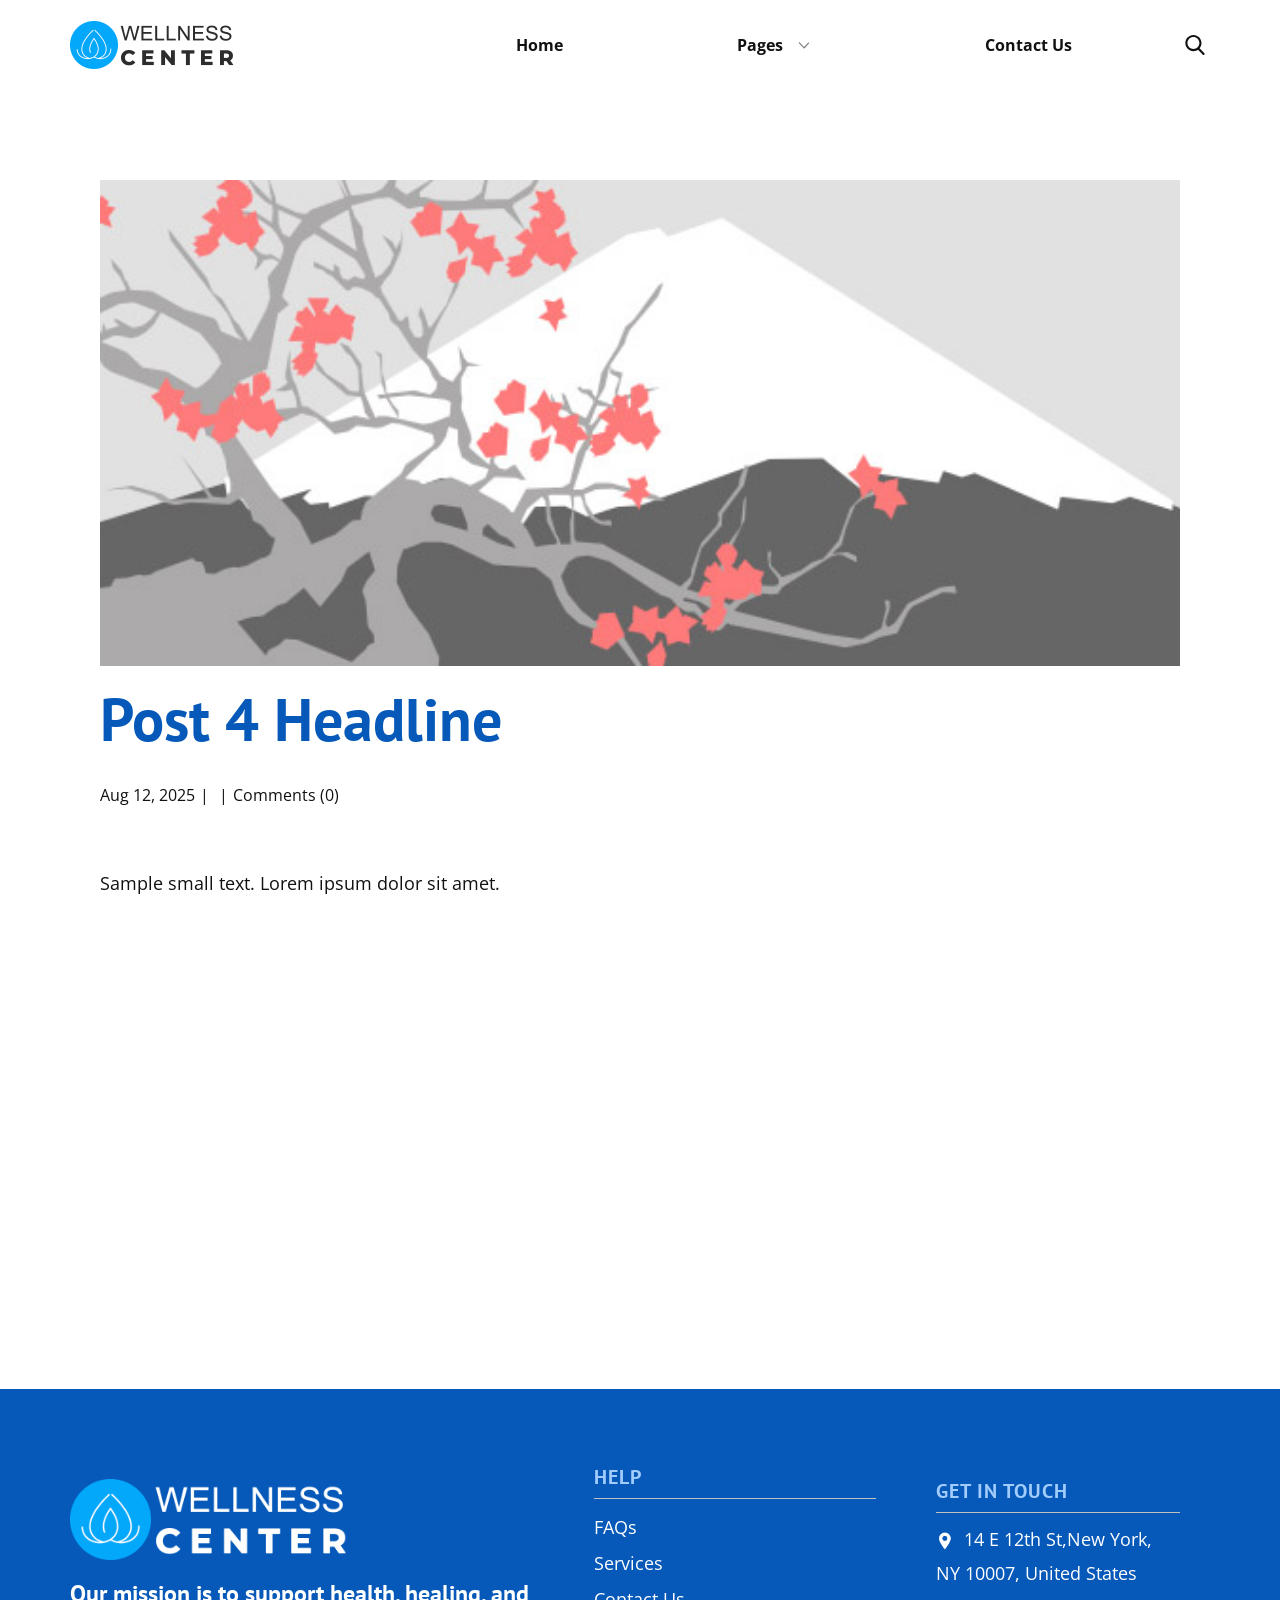
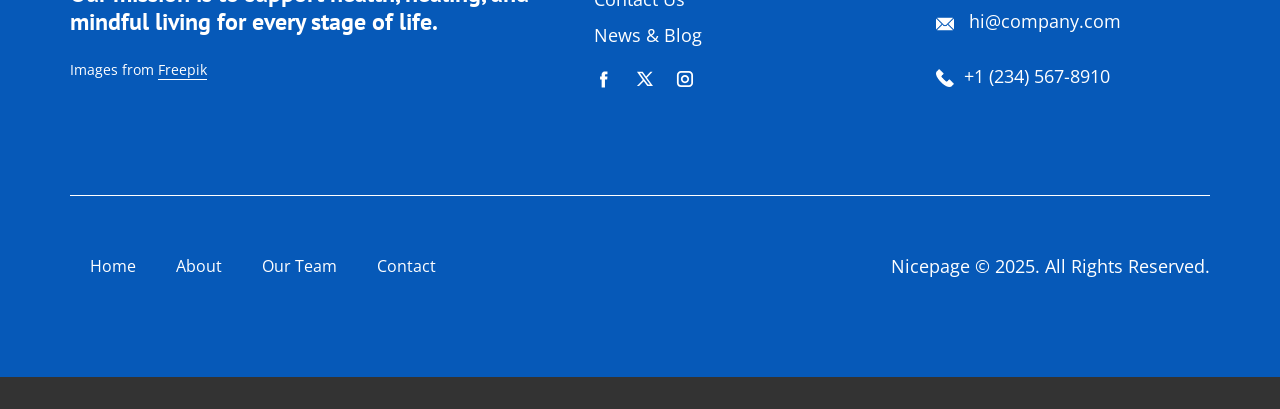
<file: blog/post-3.html>
<!DOCTYPE html>
<html style="font-size: 16px;" lang="en"><head>
    <meta name="viewport" content="width=device-width, initial-scale=1.0">
    <meta charset="utf-8">
    <meta name="keywords" content="Post 1 Headline">
    <meta name="description" content="">
    <title>Post 4 Headline</title>
    <link rel="stylesheet" href="../nicepage.css" media="screen">
<link rel="stylesheet" href="../Post-Template.css" media="screen">
    <script class="u-script" type="text/javascript" src="../jquery.js" defer=""></script>
    <script class="u-script" type="text/javascript" src="../nicepage.js" defer=""></script>
    <meta name="generator" content="Nicepage 8.4.0, nicepage.com">
    
    
    
    <link id="u-page-google-font" rel="stylesheet" href="https://fonts.googleapis.com/css2?display=swap&amp;family=PT+Sans:ital,wght@0,400;0,700;1,400;1,700&amp;family=Open+Sans:ital,wght@0,300;0,400;0,500;0,600;0,700;0,800;1,300;1,400;1,500;1,600;1,700;1,800">
    <script type="application/ld+json">{
		"@context": "http://schema.org",
		"@type": "Organization",
		"name": "",
		"logo": "images/logo-black.png",
		"sameAs": [
				"https://facebook.com/name",
				"https://twitter.com/name",
				"https://instagram.com/name"
		]
}</script>
    <meta name="theme-color" content="#0659b8">
    <meta name="twitter:site" content="@">
    <meta name="twitter:card" content="summary_large_image">
    <meta name="twitter:title" content="Post 4 Headline">
    <meta name="twitter:description" content="">
  <meta data-intl-tel-input-cdn-path="intlTelInput/"></head>
  <body data-path-to-root="./" data-include-products="false" class="u-body u-xl-mode" data-lang="en"><header class="u-clearfix u-header u-header" id="header"><div class="u-clearfix u-sheet u-valign-middle u-valign-middle-xxl u-sheet-1">
        <a href="#" class="u-image u-logo u-image-1" data-image-width="656" data-image-height="192">
          <img src="../images/logo-black.png" class="u-logo-image u-logo-image-1">
        </a>
        <nav class="u-dropdown-icon u-menu u-menu-dropdown u-offcanvas u-menu-1" role="navigation" aria-label="Menu navigation">
          <div class="menu-collapse" style="font-size: 1rem; letter-spacing: 0px; font-weight: 700;">
            <a class="u-button-style u-custom-left-right-menu-spacing u-custom-padding-bottom u-custom-text-hover-color u-custom-top-bottom-menu-spacing u-hamburger-link u-nav-link u-text-active-palette-1-base u-text-hover-palette-2-base" href="#" tabindex="-1" aria-label="Open menu" aria-controls="261f">
              <svg class="u-svg-link" viewBox="0 0 24 24"><use xlink:href="#menu-hamburger"></use></svg>
              <svg class="u-svg-content" version="1.1" id="menu-hamburger" viewBox="0 0 16 16" x="0px" y="0px" xmlns:xlink="http://www.w3.org/1999/xlink" xmlns="http://www.w3.org/2000/svg"><g><rect y="1" width="16" height="2"></rect><rect y="7" width="16" height="2"></rect><rect y="13" width="16" height="2"></rect>
</g></svg>
            </a>
          </div>
          <div class="u-custom-menu u-nav-container">
            <ul class="u-nav u-unstyled u-nav-1" role="menubar"><li role="none" class="u-nav-item"><a role="menuitem" class="u-button-style u-nav-link u-text-active-palette-1-base u-text-hover-palette-1-base u-nav-link-2" href="../">Home</a>
</li><li role="none" class="u-nav-item"><a tabindex="-1" role="menuitem" class="u-button-style u-nav-link u-text-active-palette-1-base u-text-hover-palette-1-base u-nav-link-2" aria-haspopup="true" aria-current="page">Pages</a><div class="u-nav-popup"><ul role="menu" class="u-h-spacing-20 u-nav u-unstyled u-v-spacing-10" aria-label="Pages menu"><li role="none" class="u-nav-item"><a role="menuitem" class="u-active-palette-1-base u-button-style u-grey-5 u-hover-palette-1-base u-nav-link" href="../About.html">About Us</a>
</li><li role="none" class="u-nav-item"><a tabindex="-1" role="menuitem" class="u-active-palette-1-base u-button-style u-grey-5 u-hover-palette-1-base u-nav-link" href="#">Our Team</a>
</li><li role="none" class="u-nav-item"><a role="menuitem" class="u-active-palette-1-base u-button-style u-grey-5 u-hover-palette-1-base u-nav-link" href="../FAQ-Page.html">FAQ</a>
</li></ul>
</div>
</li><li role="none" class="u-nav-item"><a tabindex="-1" role="menuitem" class="u-button-style u-nav-link u-text-active-palette-1-base u-text-hover-palette-1-base u-nav-link-2" href="#">Contact Us</a>
</li></ul>
          </div>
          <div class="u-custom-menu u-nav-container-collapse" id="261f" role="region" aria-label="Menu panel">
            <div class="u-black u-container-style u-inner-container-layout u-opacity u-opacity-95 u-sidenav">
              <div class="u-inner-container-layout u-sidenav-overflow">
                <div class="u-menu-close" tabindex="-1" aria-label="Close menu"></div>
                <ul class="u-align-center u-nav u-popupmenu-items u-unstyled u-nav-3" role="menubar"><li role="none" class="u-nav-item"><a role="menuitem" class="u-button-style u-nav-link" href="../">Home</a>
</li><li role="none" class="u-nav-item"><a tabindex="-1" role="menuitem" class="u-button-style u-nav-link" aria-haspopup="true" aria-current="page">Pages</a><div class="u-nav-popup"><ul role="menu" class="u-h-spacing-20 u-nav u-unstyled u-v-spacing-10" aria-label="Pages menu"><li role="none" class="u-nav-item"><a role="menuitem" class="u-button-style u-nav-link" href="../About.html">About Us</a>
</li><li role="none" class="u-nav-item"><a tabindex="-1" role="menuitem" class="u-button-style u-nav-link" href="#">Our Team</a>
</li><li role="none" class="u-nav-item"><a role="menuitem" class="u-button-style u-nav-link" href="../FAQ-Page.html">FAQ</a>
</li></ul>
</div>
</li><li role="none" class="u-nav-item"><a tabindex="-1" role="menuitem" class="u-button-style u-nav-link" href="#">Contact Us</a>
</li></ul>
              </div>
            </div>
            <div class="u-black u-menu-overlay u-opacity u-opacity-70"></div>
          </div>
        </nav>
        <form action="#" class="u-search u-search-layout-icon u-search-left u-search-1" data-search-token="no-license" data-href="../search/search.html" data-page-id="992012222">
          <div class="u-search-overlay"></div>
          <button class="u-search-button" type="submit"><span class="u-search-icon u-search-icon-1">
              <svg class="u-svg-link" preserveAspectRatio="xMidYMin slice" viewBox="0 0 56.966 56.966"><use xlink:href="#svg-8e85"></use></svg>
              <svg xmlns="http://www.w3.org/2000/svg" xmlns:xlink="http://www.w3.org/1999/xlink" version="1.1" id="svg-8e85" x="0px" y="0px" viewBox="0 0 56.966 56.966" style="enable-background:new 0 0 56.966 56.966;" xml:space="preserve" class="u-svg-content"><path d="M55.146,51.887L41.588,37.786c3.486-4.144,5.396-9.358,5.396-14.786c0-12.682-10.318-23-23-23s-23,10.318-23,23  s10.318,23,23,23c4.761,0,9.298-1.436,13.177-4.162l13.661,14.208c0.571,0.593,1.339,0.92,2.162,0.92  c0.779,0,1.518-0.297,2.079-0.837C56.255,54.982,56.293,53.08,55.146,51.887z M23.984,6c9.374,0,17,7.626,17,17s-7.626,17-17,17  s-17-7.626-17-17S14.61,6,23.984,6z"></path></svg></span>
          </button>
          <input class="u-search-input" type="search" name="search" value="" placeholder="Search">
        </form>
      </div></header>
    <section class="u-align-center u-clearfix u-section-1" id="block-2">
      <div class="u-clearfix u-sheet u-valign-middle-md u-valign-middle-sm u-valign-middle-xs u-sheet-1"><!--post_details--><!--post_details_options_json--><!--{"source":""}--><!--/post_details_options_json--><!--blog_post-->
        <div class="u-container-style u-expanded-width u-post-details u-post-details-1">
          <div class="u-container-layout u-valign-middle u-container-layout-1"><!--blog_post_image-->
            <img alt="" class="u-blog-control u-expanded-width u-image u-image-default u-image-1" src="../images/0fd3416c.jpeg"><!--/blog_post_image--><!--blog_post_header-->
            <h2 class="u-blog-control u-text u-text-1">Post 4 Headline</h2><!--/blog_post_header--><!--blog_post_metadata-->
            <div class="u-blog-control u-metadata u-metadata-1"><!--blog_post_metadata_date--><span class="u-meta-date u-meta-icon">Aug 12, 2025</span><!--/blog_post_metadata_date--><!--blog_post_metadata_category--><span class="u-meta-category u-meta-icon"></span><!--/blog_post_metadata_category--><!--blog_post_metadata_comments--><span class="u-meta-comments u-meta-icon"><!--blog_post_metadata_comments_content-->Comments (0)<!--/blog_post_metadata_comments_content--></span><!--/blog_post_metadata_comments-->
            </div><!--/blog_post_metadata--><!--blog_post_content-->
            <div class="u-align-justify u-blog-control u-post-content u-text u-text-2 fr-view">
  <p>
    <meta name="viewport" content="width=device-width, initial-scale=1.0">
    <meta charset="utf-8">
    <meta name="keywords" content=""><meta name="description" content="">
    <title></title>
    <link rel="stylesheet" href="/nicepage.css" media="screen" class="u-static-style"><link rel="stylesheet" href="/nicepage.css" media="screen">
    <script class="u-script" type="text/javascript" src="//capp.nicepage.com/assets/jquery-1.9.1.min.js" defer=""></script>
    <script class="u-script" type="text/javascript" src="//capp.nicepage.com/e1ec80a0bae8923e64d6c550789dfe4bf6121475/nicepage.js" defer=""></script>
</p><section class="u-clearfix u-valign-top u-block-c192-1" custom-posts-hash="T" data-section-properties="{&quot;margin&quot;:&quot;none&quot;,&quot;stretch&quot;:true}" data-id="c192" data-posts-content="[{'images':[],'maps':[],'videos':[],'icons':[],'textWidth':'','textHeight':'','id':1,'headingProp':'h3','textProp':'text'}]" style="min-height: 500px">
  <div class="u-clearfix u-rich-text u-text u-block-c192-4" data-state="{&quot;margin-top&quot;:{&quot;shouldApplyDefaultMargins&quot;:{&quot;XL&quot;:false,&quot;LG&quot;:false,&quot;MD&quot;:false,&quot;SM&quot;:true,&quot;XS&quot;:true},&quot;parentVerticalAlign&quot;:{&quot;XL&quot;:&quot;top&quot;,&quot;LG&quot;:&quot;top&quot;,&quot;MD&quot;:&quot;top&quot;,&quot;SM&quot;:&quot;top&quot;,&quot;XS&quot;:&quot;top&quot;}},&quot;margin-bottom&quot;:{&quot;shouldApplyDefaultMargins&quot;:{&quot;XL&quot;:false,&quot;LG&quot;:false,&quot;MD&quot;:false,&quot;SM&quot;:true,&quot;XS&quot;:true},&quot;parentVerticalAlign&quot;:{&quot;XL&quot;:&quot;top&quot;,&quot;LG&quot;:&quot;top&quot;,&quot;MD&quot;:&quot;top&quot;,&quot;SM&quot;:&quot;top&quot;,&quot;XS&quot;:&quot;top&quot;}}}" style="">
  <p>Sample small text. Lorem ipsum dolor sit amet.</p>
  </div>
  <style data-mode="XL">@media (min-width: 1200px) {
  .u-block-c192-1 {
    min-height: 500px;
  }
}</style>
  <style data-mode="LG">@media (max-width: 1199px) and (min-width: 992px) {
  .u-block-c192-1 {
    min-height: 500px;
  }
}</style>
  <style data-mode="MD">@media (max-width: 991px) and (min-width: 768px) {
  .u-block-c192-1 {
    min-height: 500px;
  }
}</style>
  <style data-mode="SM">@media (max-width: 767px) and (min-width: 576px) {
  .u-block-c192-1 {
    min-height: 500px;
  }
}</style>
  <style data-mode="XS">@media (max-width: 575px) {
  .u-block-c192-1 {
    min-height: 500px;
  }
}</style>
</section>
<p></p>
  </div><!--/blog_post_content-->
          </div>
        </div><!--/blog_post--><!--/post_details-->
      </div>
    </section>
    
    
    
    <footer class="u-align-center-sm u-align-center-xs u-clearfix u-container-align-center u-footer u-palette-1-base" id="footer"><div class="u-clearfix u-sheet u-valign-middle u-sheet-1">
        <div class="data-layout-selected u-clearfix u-expanded-width u-layout-wrap u-layout-wrap-1">
          <div class="u-gutter-0 u-layout">
            <div class="u-layout-row">
              <div class="u-container-align-left u-container-style u-layout-cell u-shape-rectangle u-size-26-lg u-size-26-xl u-size-26-xxl u-size-40-md u-size-40-sm u-size-40-xs u-layout-cell-1">
                <div class="u-container-layout u-valign-top u-container-layout-1">
                  <a href="" class="u-image u-logo u-image-1" data-image-width="656" data-image-height="192">
                    <img src="../images/logo-white-1.png" class="u-logo-image u-logo-image-1">
                  </a>
                  <h4 class="u-align-left u-text u-text-default u-text-1"> Our mission is to support health, healing, and mindful living for every stage of life.</h4>
                  <p class="u-align-left u-text u-text-2">Images from <a href="https://www.freepik.com/" class="u-active-none u-border-1 u-border-active-palette-1-base u-border-hover-palette-1-base u-border-no-left u-border-no-right u-border-no-top u-border-white u-btn u-button-link u-button-style u-hover-none u-none u-text-body-alt-color u-btn-1" target="_blank" data-animation-name="" data-animation-duration="0" data-animation-delay="0" data-animation-direction="">Freepik</a>
                  </p>
                </div>
              </div>
              <div class="u-container-style u-layout-cell u-shape-rectangle u-size-18-lg u-size-18-xl u-size-18-xxl u-size-20-md u-size-20-sm u-size-20-xs u-layout-cell-2">
                <div class="u-container-layout u-valign-top u-container-layout-2">
                  <h5 class="u-align-left u-text u-text-3"> Help</h5>
                  <div class="u-align-left u-border-1 u-border-grey-25 u-border-no-bottom u-border-no-left u-expanded-width u-line u-line-horizontal u-line-1"></div>
                  <p class="u-align-left u-text u-text-4">
                    <a href="#" class="u-active-none u-border-1 u-border-active-white u-border-hover-white u-border-no-left u-border-no-right u-border-no-top u-btn u-button-link u-button-style u-hover-none u-none u-text-active-grey-10 u-text-body-alt-color u-text-hover-grey-10 u-btn-2" title="#" data-animation-name="" data-animation-duration="0" data-animation-delay="0" data-animation-direction=""> FAQs</a>
                    <a href="#" class="u-active-none u-border-1 u-border-active-white u-border-hover-white u-border-no-left u-border-no-right u-border-no-top u-btn u-button-link u-button-style u-hover-none u-none u-text-active-grey-10 u-text-body-alt-color u-text-hover-grey-10 u-btn-3" title="#" data-animation-name="" data-animation-duration="0" data-animation-delay="0" data-animation-direction="">
                      <br>Services
                    </a>
                    <br>
                    <a href="#" class="u-active-none u-border-1 u-border-active-white u-border-hover-white u-border-no-left u-border-no-right u-border-no-top u-btn u-button-link u-button-style u-hover-none u-none u-text-active-grey-10 u-text-body-alt-color u-text-hover-grey-10 u-btn-4" title="#" data-animation-name="" data-animation-duration="0" data-animation-delay="0" data-animation-direction=""> Contact Us<br>
                    </a>
                    <a href="#" class="u-active-none u-border-1 u-border-active-white u-border-hover-white u-border-no-left u-border-no-right u-border-no-top u-btn u-button-link u-button-style u-hover-none u-none u-text-active-grey-10 u-text-body-alt-color u-text-hover-grey-10 u-btn-5" data-animation-name="" data-animation-duration="0" data-animation-delay="0" data-animation-direction=""> News &amp; Blog</a>
                    <br>
                  </p>
                  <div class="u-social-icons u-social-icons-1">
                    <a class="u-social-url" title="facebook" target="_blank" href="https://facebook.com/name"><span class="u-icon u-social-facebook u-social-icon u-text-white u-icon-1"><svg class="u-svg-link" preserveAspectRatio="xMidYMin slice" viewBox="0 0 112 112" style=""><use xlink:href="#svg-58df"></use></svg><svg class="u-svg-content" viewBox="0 0 112 112" x="0" y="0" id="svg-58df"><path fill="currentColor" d="M75.5,28.8H65.4c-1.5,0-4,0.9-4,4.3v9.4h13.9l-1.5,15.8H61.4v45.1H42.8V58.3h-8.8V42.4h8.8V32.2
c0-7.4,3.4-18.8,18.8-18.8h13.8v15.4H75.5z"></path></svg></span>
                    </a>
                    <a class="u-social-url" title="twitter" target="_blank" href="https://twitter.com/name"><span class="u-icon u-social-icon u-social-twitter u-text-white u-icon-2"><svg class="u-svg-link" preserveAspectRatio="xMidYMin slice" viewBox="0 0 112.2 112.2" style=""><use xlink:href="#svg-e10a"></use></svg><svg class="u-svg-content" viewBox="0 0 112.2 112.2" x="0px" y="0px" id="svg-e10a"><path d="M67.1,49.1L98.6,16h-12L62,42L43.2,16H11l32.8,45.2L11,96h11.6l26.3-27.7L69.1,96H101L67.1,49.1z M55,61.9l-5.1-7L27.5,24.4
	h11.4l17.3,23.8l5.1,7.1l23.4,32.2H73.8L55,61.9z"></path></svg></span>
                    </a>
                    <a class="u-social-url" title="instagram" target="_blank" href="https://instagram.com/name"><span class="u-icon u-social-icon u-social-instagram u-text-white u-icon-3"><svg class="u-svg-link" preserveAspectRatio="xMidYMin slice" viewBox="0 0 112 112" style=""><use xlink:href="#svg-3bdf"></use></svg><svg class="u-svg-content" viewBox="0 0 112 112" x="0" y="0" id="svg-3bdf"><path fill="currentColor" d="M55.9,32.9c-12.8,0-23.2,10.4-23.2,23.2s10.4,23.2,23.2,23.2s23.2-10.4,23.2-23.2S68.7,32.9,55.9,32.9z
	 M55.9,69.4c-7.4,0-13.3-6-13.3-13.3c-0.1-7.4,6-13.3,13.3-13.3s13.3,6,13.3,13.3C69.3,63.5,63.3,69.4,55.9,69.4z"></path><path fill="currentColor" d="M78.2,11H33.5C21,11,10.8,21.3,10.8,33.7v44.7c0,12.6,10.2,22.8,22.7,22.8h44.7c12.6,0,22.7-10.2,22.7-22.7
	V33.7C100.8,21.1,90.6,11,78.2,11z M91,78.4c0,7.1-5.8,12.8-12.8,12.8H33.5c-7.1,0-12.8-5.8-12.8-12.8V33.7
	c0-7.1,5.8-12.8,12.8-12.8h44.7c7.1,0,12.8,5.8,12.8,12.8V78.4z"></path></svg></span>
                    </a>
                  </div>
                </div>
              </div>
              <div class="u-container-style u-layout-cell u-shape-rectangle u-size-16-lg u-size-16-xl u-size-16-xxl u-size-60-md u-size-60-sm u-size-60-xs u-layout-cell-3">
                <div class="u-container-layout u-valign-top u-container-layout-3">
                  <h5 class="u-align-left u-text u-text-5"> Get In Touch</h5>
                  <div class="u-align-left u-border-1 u-border-grey-25 u-border-no-bottom u-border-no-left u-expanded-width u-line u-line-horizontal u-line-2" data-animation-name="" data-animation-duration="0" data-animation-delay="0" data-animation-direction=""></div>
                  <p class="u-align-left u-text u-text-6"><span class="u-file-icon u-icon u-text-white u-icon-4"><img src="../images/1-b26c8bb7.png" alt=""></span>&nbsp;​​​​14 E 12th St,New York, NY 10007, United States
                  </p>
                  <p class="u-align-left u-text u-text-default u-text-7"><span class="u-file-icon u-icon u-text-white u-icon-5"><img src="../images/2-a85e65c4.png" alt=""></span>&nbsp; <a href="mailto:hi@car.repair.com" class="u-active-none u-border-1 u-border-active-white u-border-hover-white u-border-no-left u-border-no-right u-border-no-top u-btn u-button-link u-button-style u-hover-none u-none u-text-active-grey-10 u-text-body-alt-color u-text-hover-grey-10 u-btn-6" data-animation-name="" data-animation-duration="0" data-animation-delay="0" data-animation-direction="">hi@company.com</a>
                  </p>
                  <p class="u-align-left u-text u-text-8">
                    <a href="tel:+12345678910" class="u-active-none u-border-1 u-border-active-white u-border-hover-white u-border-no-left u-border-no-right u-border-no-top u-btn u-button-link u-button-style u-hover-none u-none u-text-active-grey-10 u-text-body-alt-color u-text-hover-grey-10 u-btn-7" data-animation-name="" data-animation-duration="0" data-animation-delay="0" data-animation-direction=""><span class="u-file-icon u-icon u-text-white u-icon-6"><img src="../images/3-c91f3b92.png" alt=""></span>&nbsp;​+1 (234) 567-8910
                    </a>
                  </p>
                </div>
              </div>
            </div>
          </div>
        </div>
        <div class="u-align-center u-border-1 u-border-white u-expanded-width u-line u-line-horizontal u-line-3"></div>
        <div class="data-layout-selected u-clearfix u-expanded-width u-layout-custom-xs u-layout-wrap u-layout-wrap-2">
          <div class="u-layout">
            <div class="u-layout-row">
              <div class="u-container-style u-layout-cell u-size-14-xs u-size-30-lg u-size-30-xl u-size-30-xxl u-size-60-md u-size-60-sm u-layout-cell-4">
                <div class="u-container-layout u-valign-middle u-container-layout-4">
                  <nav class="u-menu u-menu-dropdown u-offcanvas u-menu-1" data-responsive-from="XS" role="navigation">
                    <div class="menu-collapse">
                      <a class="u-button-style u-hamburger-link u-nav-link" aria-label="Open menu" aria-controls="e226" href="#">
                        <svg class="u-svg-link" viewBox="0 0 24 24"><use xlink:href="#svg-23e0"></use></svg>
                        <svg class="u-svg-content" version="1.1" id="svg-23e0" viewBox="0 0 16 16" x="0px" y="0px" xmlns:xlink="http://www.w3.org/1999/xlink" xmlns="http://www.w3.org/2000/svg"><g><rect y="1" width="16" height="2"></rect><rect y="7" width="16" height="2"></rect><rect y="13" width="16" height="2"></rect>
</g></svg>
                      </a>
                    </div>
                    <div class="u-custom-menu u-nav-container">
                      <ul class="u-nav u-unstyled" role="menubar"><li class="u-nav-item" role="none"><a class="u-button-style u-nav-link" href="#" tabindex="-1" role="menuitem" aria-haspopup="true" aria-expanded="false">Home</a>
</li><li class="u-nav-item" role="none"><a class="u-button-style u-nav-link" href="#" tabindex="-1" role="menuitem">About</a>
</li><li class="u-nav-item" role="none"><a class="u-button-style u-nav-link" href="#" tabindex="-1" role="menuitem">Our Team</a>
</li><li class="u-nav-item" role="none"><a class="u-button-style u-nav-link" href="#" tabindex="-1" role="menuitem">Contact</a>
</li></ul>
                    </div>
                    <div id="e226" role="region" aria-label="Menu panel" class="u-custom-menu u-nav-container-collapse">
                      <div class="u-black u-container-style u-inner-container-layout u-opacity u-opacity-95 u-sidenav">
                        <div class="u-inner-container-layout u-sidenav-overflow">
                          <div class="u-menu-close" aria-label="Close menu"></div>
                          <ul class="u-align-center u-nav u-popupmenu-items u-unstyled u-nav-2"><li class="u-nav-item"><a class="u-button-style u-nav-link" href="#">Home</a>
</li><li class="u-nav-item"><a class="u-button-style u-nav-link" href="#">About</a>
</li><li class="u-nav-item"><a class="u-button-style u-nav-link" href="#">Our Team</a>
</li><li class="u-nav-item"><a class="u-button-style u-nav-link" href="#">Contact</a>
</li></ul>
                        </div>
                      </div>
                      <div class="u-black u-menu-overlay u-opacity u-opacity-70"></div>
                    </div>
                    <style class="menu-style">@media (max-width: 539px) {
                    [data-responsive-from="XS"] .u-nav-container {
                        display: none;
                    }
                    [data-responsive-from="XS"] .menu-collapse {
                        display: block;
                    }
                }</style>
                  </nav>
                </div>
              </div>
              <div class="u-container-align-left-md u-container-align-left-sm u-container-align-left-xs u-container-align-right-lg u-container-align-right-xl u-container-align-right-xxl u-container-style u-layout-cell u-size-30-lg u-size-30-xl u-size-30-xxl u-size-46-xs u-size-60-md u-size-60-sm u-layout-cell-5">
                <div class="u-container-layout u-valign-middle u-container-layout-5">
                  <p class="u-align-left-md u-align-left-sm u-align-left-xs u-align-right-lg u-align-right-xl u-align-right-xxl u-text u-text-default u-text-9">Nicepage © 2025. All Rights Reserved.</p>
                </div>
              </div>
            </div>
          </div>
        </div>
      </div></footer>
    <section class="u-backlink u-clearfix u-grey-80"></section>
  
</body></html>
</file>
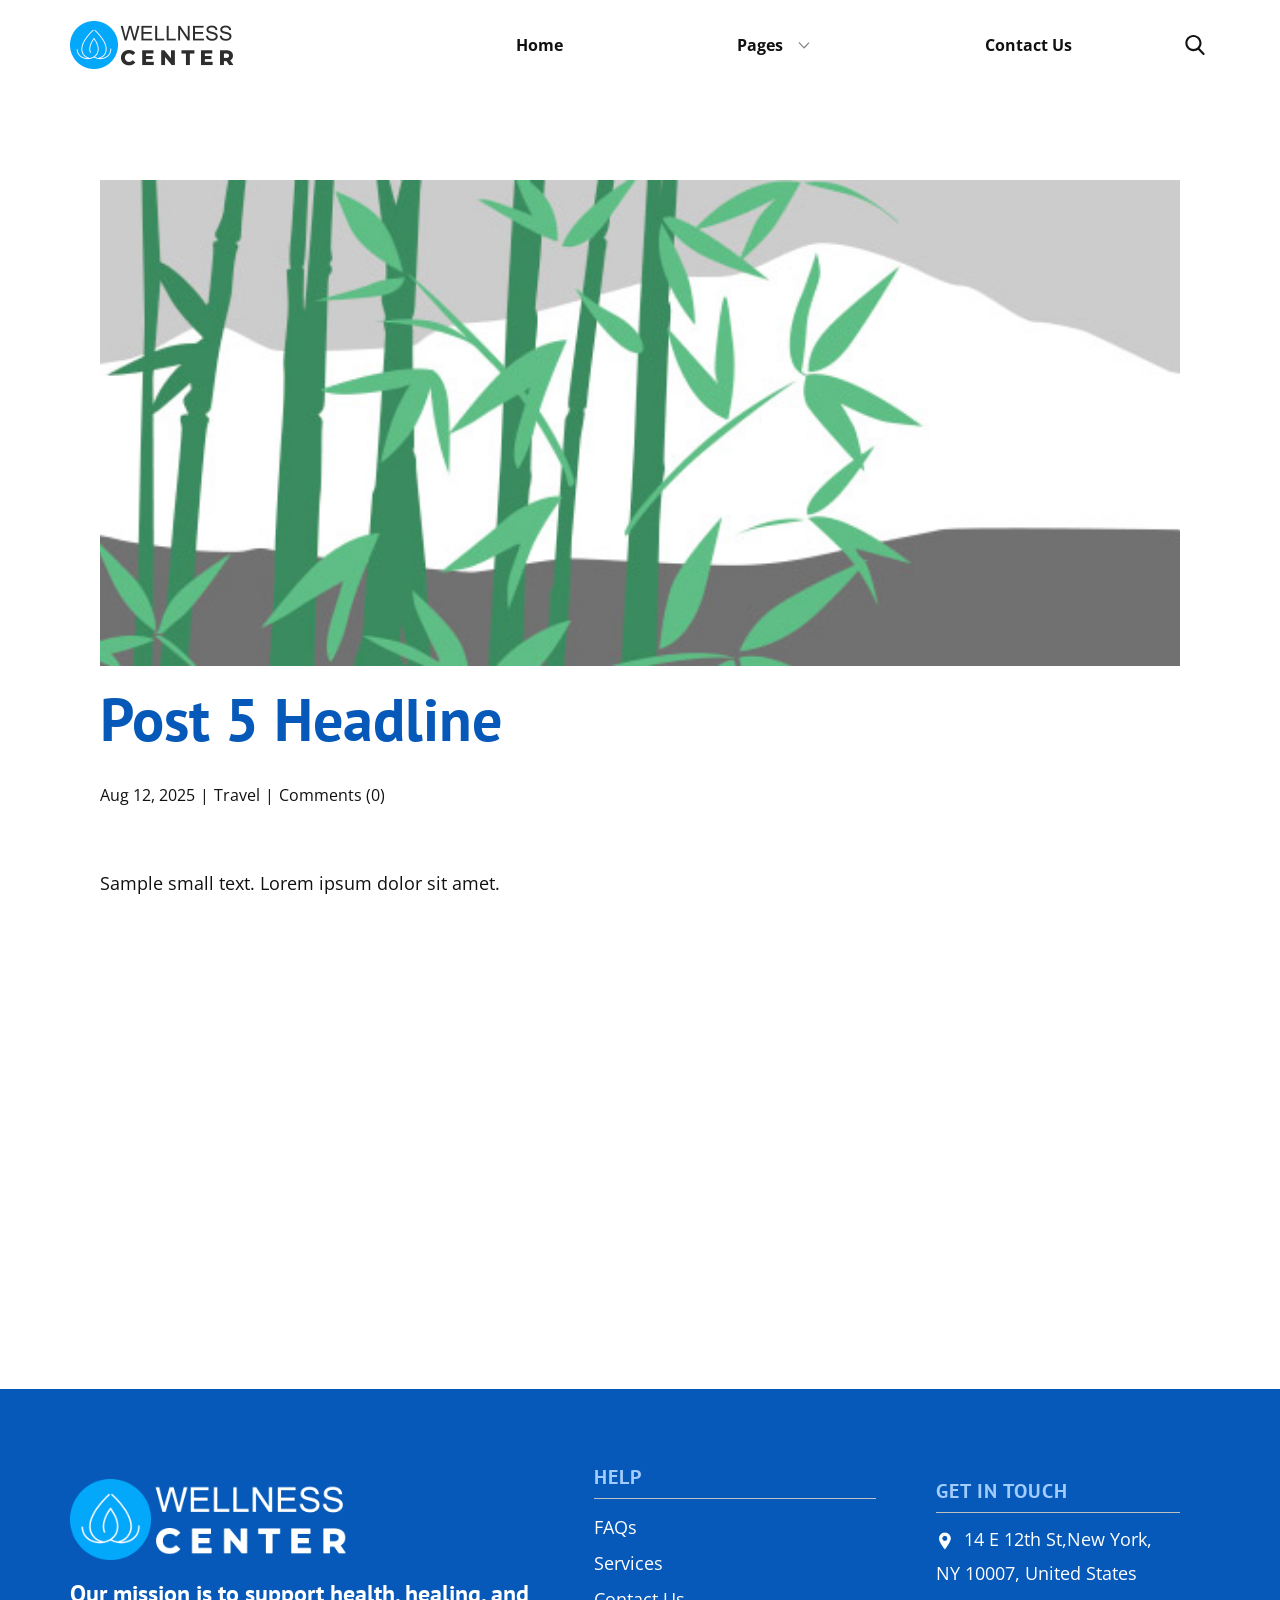
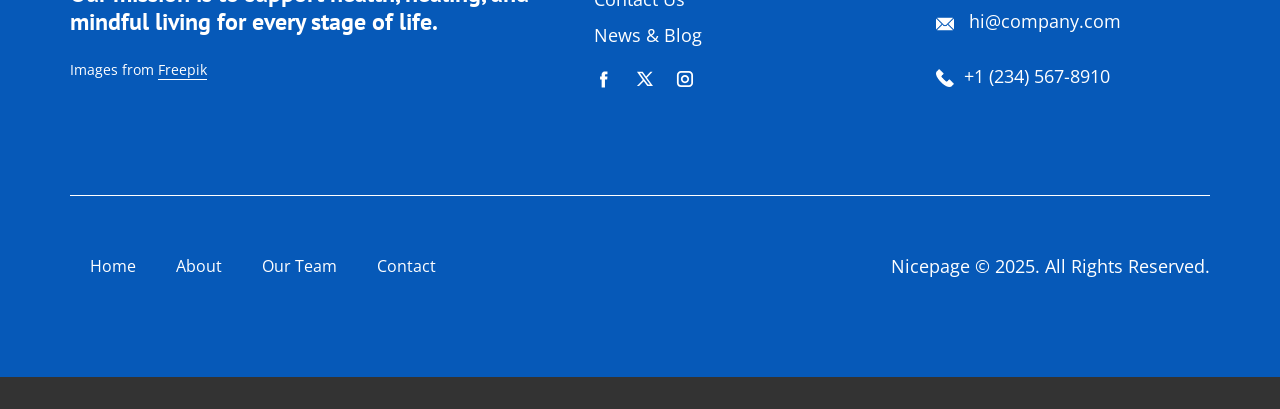
<file: blog/post-4.html>
<!DOCTYPE html>
<html style="font-size: 16px;" lang="en"><head>
    <meta name="viewport" content="width=device-width, initial-scale=1.0">
    <meta charset="utf-8">
    <meta name="keywords" content="Post 1 Headline">
    <meta name="description" content="">
    <title>Post 5 Headline</title>
    <link rel="stylesheet" href="../nicepage.css" media="screen">
<link rel="stylesheet" href="../Post-Template.css" media="screen">
    <script class="u-script" type="text/javascript" src="../jquery.js" defer=""></script>
    <script class="u-script" type="text/javascript" src="../nicepage.js" defer=""></script>
    <meta name="generator" content="Nicepage 8.4.0, nicepage.com">
    
    
    
    <link id="u-page-google-font" rel="stylesheet" href="https://fonts.googleapis.com/css2?display=swap&amp;family=PT+Sans:ital,wght@0,400;0,700;1,400;1,700&amp;family=Open+Sans:ital,wght@0,300;0,400;0,500;0,600;0,700;0,800;1,300;1,400;1,500;1,600;1,700;1,800">
    <script type="application/ld+json">{
		"@context": "http://schema.org",
		"@type": "Organization",
		"name": "",
		"logo": "images/logo-black.png",
		"sameAs": [
				"https://facebook.com/name",
				"https://twitter.com/name",
				"https://instagram.com/name"
		]
}</script>
    <meta name="theme-color" content="#0659b8">
    <meta name="twitter:site" content="@">
    <meta name="twitter:card" content="summary_large_image">
    <meta name="twitter:title" content="Post 5 Headline">
    <meta name="twitter:description" content="">
  <meta data-intl-tel-input-cdn-path="intlTelInput/"></head>
  <body data-path-to-root="./" data-include-products="false" class="u-body u-xl-mode" data-lang="en"><header class="u-clearfix u-header u-header" id="header"><div class="u-clearfix u-sheet u-valign-middle u-valign-middle-xxl u-sheet-1">
        <a href="#" class="u-image u-logo u-image-1" data-image-width="656" data-image-height="192">
          <img src="../images/logo-black.png" class="u-logo-image u-logo-image-1">
        </a>
        <nav class="u-dropdown-icon u-menu u-menu-dropdown u-offcanvas u-menu-1" role="navigation" aria-label="Menu navigation">
          <div class="menu-collapse" style="font-size: 1rem; letter-spacing: 0px; font-weight: 700;">
            <a class="u-button-style u-custom-left-right-menu-spacing u-custom-padding-bottom u-custom-text-hover-color u-custom-top-bottom-menu-spacing u-hamburger-link u-nav-link u-text-active-palette-1-base u-text-hover-palette-2-base" href="#" tabindex="-1" aria-label="Open menu" aria-controls="261f">
              <svg class="u-svg-link" viewBox="0 0 24 24"><use xlink:href="#menu-hamburger"></use></svg>
              <svg class="u-svg-content" version="1.1" id="menu-hamburger" viewBox="0 0 16 16" x="0px" y="0px" xmlns:xlink="http://www.w3.org/1999/xlink" xmlns="http://www.w3.org/2000/svg"><g><rect y="1" width="16" height="2"></rect><rect y="7" width="16" height="2"></rect><rect y="13" width="16" height="2"></rect>
</g></svg>
            </a>
          </div>
          <div class="u-custom-menu u-nav-container">
            <ul class="u-nav u-unstyled u-nav-1" role="menubar"><li role="none" class="u-nav-item"><a role="menuitem" class="u-button-style u-nav-link u-text-active-palette-1-base u-text-hover-palette-1-base u-nav-link-2" href="../">Home</a>
</li><li role="none" class="u-nav-item"><a tabindex="-1" role="menuitem" class="u-button-style u-nav-link u-text-active-palette-1-base u-text-hover-palette-1-base u-nav-link-2" aria-haspopup="true" aria-current="page">Pages</a><div class="u-nav-popup"><ul role="menu" class="u-h-spacing-20 u-nav u-unstyled u-v-spacing-10" aria-label="Pages menu"><li role="none" class="u-nav-item"><a role="menuitem" class="u-active-palette-1-base u-button-style u-grey-5 u-hover-palette-1-base u-nav-link" href="../About.html">About Us</a>
</li><li role="none" class="u-nav-item"><a tabindex="-1" role="menuitem" class="u-active-palette-1-base u-button-style u-grey-5 u-hover-palette-1-base u-nav-link" href="#">Our Team</a>
</li><li role="none" class="u-nav-item"><a role="menuitem" class="u-active-palette-1-base u-button-style u-grey-5 u-hover-palette-1-base u-nav-link" href="../FAQ-Page.html">FAQ</a>
</li></ul>
</div>
</li><li role="none" class="u-nav-item"><a tabindex="-1" role="menuitem" class="u-button-style u-nav-link u-text-active-palette-1-base u-text-hover-palette-1-base u-nav-link-2" href="#">Contact Us</a>
</li></ul>
          </div>
          <div class="u-custom-menu u-nav-container-collapse" id="261f" role="region" aria-label="Menu panel">
            <div class="u-black u-container-style u-inner-container-layout u-opacity u-opacity-95 u-sidenav">
              <div class="u-inner-container-layout u-sidenav-overflow">
                <div class="u-menu-close" tabindex="-1" aria-label="Close menu"></div>
                <ul class="u-align-center u-nav u-popupmenu-items u-unstyled u-nav-3" role="menubar"><li role="none" class="u-nav-item"><a role="menuitem" class="u-button-style u-nav-link" href="../">Home</a>
</li><li role="none" class="u-nav-item"><a tabindex="-1" role="menuitem" class="u-button-style u-nav-link" aria-haspopup="true" aria-current="page">Pages</a><div class="u-nav-popup"><ul role="menu" class="u-h-spacing-20 u-nav u-unstyled u-v-spacing-10" aria-label="Pages menu"><li role="none" class="u-nav-item"><a role="menuitem" class="u-button-style u-nav-link" href="../About.html">About Us</a>
</li><li role="none" class="u-nav-item"><a tabindex="-1" role="menuitem" class="u-button-style u-nav-link" href="#">Our Team</a>
</li><li role="none" class="u-nav-item"><a role="menuitem" class="u-button-style u-nav-link" href="../FAQ-Page.html">FAQ</a>
</li></ul>
</div>
</li><li role="none" class="u-nav-item"><a tabindex="-1" role="menuitem" class="u-button-style u-nav-link" href="#">Contact Us</a>
</li></ul>
              </div>
            </div>
            <div class="u-black u-menu-overlay u-opacity u-opacity-70"></div>
          </div>
        </nav>
        <form action="#" class="u-search u-search-layout-icon u-search-left u-search-1" data-search-token="no-license" data-href="../search/search.html" data-page-id="992012222">
          <div class="u-search-overlay"></div>
          <button class="u-search-button" type="submit"><span class="u-search-icon u-search-icon-1">
              <svg class="u-svg-link" preserveAspectRatio="xMidYMin slice" viewBox="0 0 56.966 56.966"><use xlink:href="#svg-8e85"></use></svg>
              <svg xmlns="http://www.w3.org/2000/svg" xmlns:xlink="http://www.w3.org/1999/xlink" version="1.1" id="svg-8e85" x="0px" y="0px" viewBox="0 0 56.966 56.966" style="enable-background:new 0 0 56.966 56.966;" xml:space="preserve" class="u-svg-content"><path d="M55.146,51.887L41.588,37.786c3.486-4.144,5.396-9.358,5.396-14.786c0-12.682-10.318-23-23-23s-23,10.318-23,23  s10.318,23,23,23c4.761,0,9.298-1.436,13.177-4.162l13.661,14.208c0.571,0.593,1.339,0.92,2.162,0.92  c0.779,0,1.518-0.297,2.079-0.837C56.255,54.982,56.293,53.08,55.146,51.887z M23.984,6c9.374,0,17,7.626,17,17s-7.626,17-17,17  s-17-7.626-17-17S14.61,6,23.984,6z"></path></svg></span>
          </button>
          <input class="u-search-input" type="search" name="search" value="" placeholder="Search">
        </form>
      </div></header>
    <section class="u-align-center u-clearfix u-section-1" id="block-2">
      <div class="u-clearfix u-sheet u-valign-middle-md u-valign-middle-sm u-valign-middle-xs u-sheet-1"><!--post_details--><!--post_details_options_json--><!--{"source":""}--><!--/post_details_options_json--><!--blog_post-->
        <div class="u-container-style u-expanded-width u-post-details u-post-details-1">
          <div class="u-container-layout u-valign-middle u-container-layout-1"><!--blog_post_image-->
            <img alt="" class="u-blog-control u-expanded-width u-image u-image-default u-image-1" src="../images/68f64b9d.jpeg"><!--/blog_post_image--><!--blog_post_header-->
            <h2 class="u-blog-control u-text u-text-1">Post 5 Headline</h2><!--/blog_post_header--><!--blog_post_metadata-->
            <div class="u-blog-control u-metadata u-metadata-1"><!--blog_post_metadata_date--><span class="u-meta-date u-meta-icon">Aug 12, 2025</span><!--/blog_post_metadata_date--><!--blog_post_metadata_category--><span class="u-meta-category u-meta-icon"><a href="/blog/blog.html#/blog-1///2">Travel</a></span><!--/blog_post_metadata_category--><!--blog_post_metadata_comments--><span class="u-meta-comments u-meta-icon"><!--blog_post_metadata_comments_content-->Comments (0)<!--/blog_post_metadata_comments_content--></span><!--/blog_post_metadata_comments-->
            </div><!--/blog_post_metadata--><!--blog_post_content-->
            <div class="u-align-justify u-blog-control u-post-content u-text u-text-2 fr-view">
  <p>
    <meta name="viewport" content="width=device-width, initial-scale=1.0">
    <meta charset="utf-8">
    <meta name="keywords" content=""><meta name="description" content="">
    <title></title>
    <link rel="stylesheet" href="/nicepage.css" media="screen" class="u-static-style"><link rel="stylesheet" href="/nicepage.css" media="screen">
    <script class="u-script" type="text/javascript" src="//capp.nicepage.com/assets/jquery-1.9.1.min.js" defer=""></script>
    <script class="u-script" type="text/javascript" src="//capp.nicepage.com/e1ec80a0bae8923e64d6c550789dfe4bf6121475/nicepage.js" defer=""></script>
</p><section class="u-clearfix u-valign-top u-block-d793-1" custom-posts-hash="T" data-section-properties="{&quot;margin&quot;:&quot;none&quot;,&quot;stretch&quot;:true}" data-id="d793" data-posts-content="[{'images':[],'maps':[],'videos':[],'icons':[],'textWidth':'','textHeight':'','id':1,'headingProp':'h3','textProp':'text'}]" style="min-height: 500px">
  <div class="u-clearfix u-rich-text u-text u-block-d793-4" data-state="{&quot;margin-top&quot;:{&quot;shouldApplyDefaultMargins&quot;:{&quot;XL&quot;:false,&quot;LG&quot;:false,&quot;MD&quot;:false,&quot;SM&quot;:true,&quot;XS&quot;:true},&quot;parentVerticalAlign&quot;:{&quot;XL&quot;:&quot;top&quot;,&quot;LG&quot;:&quot;top&quot;,&quot;MD&quot;:&quot;top&quot;,&quot;SM&quot;:&quot;top&quot;,&quot;XS&quot;:&quot;top&quot;}},&quot;margin-bottom&quot;:{&quot;shouldApplyDefaultMargins&quot;:{&quot;XL&quot;:false,&quot;LG&quot;:false,&quot;MD&quot;:false,&quot;SM&quot;:true,&quot;XS&quot;:true},&quot;parentVerticalAlign&quot;:{&quot;XL&quot;:&quot;top&quot;,&quot;LG&quot;:&quot;top&quot;,&quot;MD&quot;:&quot;top&quot;,&quot;SM&quot;:&quot;top&quot;,&quot;XS&quot;:&quot;top&quot;}}}" style="">
  <p>Sample small text. Lorem ipsum dolor sit amet.</p>
  </div>
  <style data-mode="XL">@media (min-width: 1200px) {
  .u-block-d793-1 {
    min-height: 500px;
  }
}</style>
  <style data-mode="LG">@media (max-width: 1199px) and (min-width: 992px) {
  .u-block-d793-1 {
    min-height: 500px;
  }
}</style>
  <style data-mode="MD">@media (max-width: 991px) and (min-width: 768px) {
  .u-block-d793-1 {
    min-height: 500px;
  }
}</style>
  <style data-mode="SM">@media (max-width: 767px) and (min-width: 576px) {
  .u-block-d793-1 {
    min-height: 500px;
  }
}</style>
  <style data-mode="XS">@media (max-width: 575px) {
  .u-block-d793-1 {
    min-height: 500px;
  }
}</style>
</section>
<p></p>
  </div><!--/blog_post_content-->
          </div>
        </div><!--/blog_post--><!--/post_details-->
      </div>
    </section>
    
    
    
    <footer class="u-align-center-sm u-align-center-xs u-clearfix u-container-align-center u-footer u-palette-1-base" id="footer"><div class="u-clearfix u-sheet u-valign-middle u-sheet-1">
        <div class="data-layout-selected u-clearfix u-expanded-width u-layout-wrap u-layout-wrap-1">
          <div class="u-gutter-0 u-layout">
            <div class="u-layout-row">
              <div class="u-container-align-left u-container-style u-layout-cell u-shape-rectangle u-size-26-lg u-size-26-xl u-size-26-xxl u-size-40-md u-size-40-sm u-size-40-xs u-layout-cell-1">
                <div class="u-container-layout u-valign-top u-container-layout-1">
                  <a href="" class="u-image u-logo u-image-1" data-image-width="656" data-image-height="192">
                    <img src="../images/logo-white-1.png" class="u-logo-image u-logo-image-1">
                  </a>
                  <h4 class="u-align-left u-text u-text-default u-text-1"> Our mission is to support health, healing, and mindful living for every stage of life.</h4>
                  <p class="u-align-left u-text u-text-2">Images from <a href="https://www.freepik.com/" class="u-active-none u-border-1 u-border-active-palette-1-base u-border-hover-palette-1-base u-border-no-left u-border-no-right u-border-no-top u-border-white u-btn u-button-link u-button-style u-hover-none u-none u-text-body-alt-color u-btn-1" target="_blank" data-animation-name="" data-animation-duration="0" data-animation-delay="0" data-animation-direction="">Freepik</a>
                  </p>
                </div>
              </div>
              <div class="u-container-style u-layout-cell u-shape-rectangle u-size-18-lg u-size-18-xl u-size-18-xxl u-size-20-md u-size-20-sm u-size-20-xs u-layout-cell-2">
                <div class="u-container-layout u-valign-top u-container-layout-2">
                  <h5 class="u-align-left u-text u-text-3"> Help</h5>
                  <div class="u-align-left u-border-1 u-border-grey-25 u-border-no-bottom u-border-no-left u-expanded-width u-line u-line-horizontal u-line-1"></div>
                  <p class="u-align-left u-text u-text-4">
                    <a href="#" class="u-active-none u-border-1 u-border-active-white u-border-hover-white u-border-no-left u-border-no-right u-border-no-top u-btn u-button-link u-button-style u-hover-none u-none u-text-active-grey-10 u-text-body-alt-color u-text-hover-grey-10 u-btn-2" title="#" data-animation-name="" data-animation-duration="0" data-animation-delay="0" data-animation-direction=""> FAQs</a>
                    <a href="#" class="u-active-none u-border-1 u-border-active-white u-border-hover-white u-border-no-left u-border-no-right u-border-no-top u-btn u-button-link u-button-style u-hover-none u-none u-text-active-grey-10 u-text-body-alt-color u-text-hover-grey-10 u-btn-3" title="#" data-animation-name="" data-animation-duration="0" data-animation-delay="0" data-animation-direction="">
                      <br>Services
                    </a>
                    <br>
                    <a href="#" class="u-active-none u-border-1 u-border-active-white u-border-hover-white u-border-no-left u-border-no-right u-border-no-top u-btn u-button-link u-button-style u-hover-none u-none u-text-active-grey-10 u-text-body-alt-color u-text-hover-grey-10 u-btn-4" title="#" data-animation-name="" data-animation-duration="0" data-animation-delay="0" data-animation-direction=""> Contact Us<br>
                    </a>
                    <a href="#" class="u-active-none u-border-1 u-border-active-white u-border-hover-white u-border-no-left u-border-no-right u-border-no-top u-btn u-button-link u-button-style u-hover-none u-none u-text-active-grey-10 u-text-body-alt-color u-text-hover-grey-10 u-btn-5" data-animation-name="" data-animation-duration="0" data-animation-delay="0" data-animation-direction=""> News &amp; Blog</a>
                    <br>
                  </p>
                  <div class="u-social-icons u-social-icons-1">
                    <a class="u-social-url" title="facebook" target="_blank" href="https://facebook.com/name"><span class="u-icon u-social-facebook u-social-icon u-text-white u-icon-1"><svg class="u-svg-link" preserveAspectRatio="xMidYMin slice" viewBox="0 0 112 112" style=""><use xlink:href="#svg-58df"></use></svg><svg class="u-svg-content" viewBox="0 0 112 112" x="0" y="0" id="svg-58df"><path fill="currentColor" d="M75.5,28.8H65.4c-1.5,0-4,0.9-4,4.3v9.4h13.9l-1.5,15.8H61.4v45.1H42.8V58.3h-8.8V42.4h8.8V32.2
c0-7.4,3.4-18.8,18.8-18.8h13.8v15.4H75.5z"></path></svg></span>
                    </a>
                    <a class="u-social-url" title="twitter" target="_blank" href="https://twitter.com/name"><span class="u-icon u-social-icon u-social-twitter u-text-white u-icon-2"><svg class="u-svg-link" preserveAspectRatio="xMidYMin slice" viewBox="0 0 112.2 112.2" style=""><use xlink:href="#svg-e10a"></use></svg><svg class="u-svg-content" viewBox="0 0 112.2 112.2" x="0px" y="0px" id="svg-e10a"><path d="M67.1,49.1L98.6,16h-12L62,42L43.2,16H11l32.8,45.2L11,96h11.6l26.3-27.7L69.1,96H101L67.1,49.1z M55,61.9l-5.1-7L27.5,24.4
	h11.4l17.3,23.8l5.1,7.1l23.4,32.2H73.8L55,61.9z"></path></svg></span>
                    </a>
                    <a class="u-social-url" title="instagram" target="_blank" href="https://instagram.com/name"><span class="u-icon u-social-icon u-social-instagram u-text-white u-icon-3"><svg class="u-svg-link" preserveAspectRatio="xMidYMin slice" viewBox="0 0 112 112" style=""><use xlink:href="#svg-3bdf"></use></svg><svg class="u-svg-content" viewBox="0 0 112 112" x="0" y="0" id="svg-3bdf"><path fill="currentColor" d="M55.9,32.9c-12.8,0-23.2,10.4-23.2,23.2s10.4,23.2,23.2,23.2s23.2-10.4,23.2-23.2S68.7,32.9,55.9,32.9z
	 M55.9,69.4c-7.4,0-13.3-6-13.3-13.3c-0.1-7.4,6-13.3,13.3-13.3s13.3,6,13.3,13.3C69.3,63.5,63.3,69.4,55.9,69.4z"></path><path fill="currentColor" d="M78.2,11H33.5C21,11,10.8,21.3,10.8,33.7v44.7c0,12.6,10.2,22.8,22.7,22.8h44.7c12.6,0,22.7-10.2,22.7-22.7
	V33.7C100.8,21.1,90.6,11,78.2,11z M91,78.4c0,7.1-5.8,12.8-12.8,12.8H33.5c-7.1,0-12.8-5.8-12.8-12.8V33.7
	c0-7.1,5.8-12.8,12.8-12.8h44.7c7.1,0,12.8,5.8,12.8,12.8V78.4z"></path></svg></span>
                    </a>
                  </div>
                </div>
              </div>
              <div class="u-container-style u-layout-cell u-shape-rectangle u-size-16-lg u-size-16-xl u-size-16-xxl u-size-60-md u-size-60-sm u-size-60-xs u-layout-cell-3">
                <div class="u-container-layout u-valign-top u-container-layout-3">
                  <h5 class="u-align-left u-text u-text-5"> Get In Touch</h5>
                  <div class="u-align-left u-border-1 u-border-grey-25 u-border-no-bottom u-border-no-left u-expanded-width u-line u-line-horizontal u-line-2" data-animation-name="" data-animation-duration="0" data-animation-delay="0" data-animation-direction=""></div>
                  <p class="u-align-left u-text u-text-6"><span class="u-file-icon u-icon u-text-white u-icon-4"><img src="../images/1-b26c8bb7.png" alt=""></span>&nbsp;​​​​14 E 12th St,New York, NY 10007, United States
                  </p>
                  <p class="u-align-left u-text u-text-default u-text-7"><span class="u-file-icon u-icon u-text-white u-icon-5"><img src="../images/2-a85e65c4.png" alt=""></span>&nbsp; <a href="mailto:hi@car.repair.com" class="u-active-none u-border-1 u-border-active-white u-border-hover-white u-border-no-left u-border-no-right u-border-no-top u-btn u-button-link u-button-style u-hover-none u-none u-text-active-grey-10 u-text-body-alt-color u-text-hover-grey-10 u-btn-6" data-animation-name="" data-animation-duration="0" data-animation-delay="0" data-animation-direction="">hi@company.com</a>
                  </p>
                  <p class="u-align-left u-text u-text-8">
                    <a href="tel:+12345678910" class="u-active-none u-border-1 u-border-active-white u-border-hover-white u-border-no-left u-border-no-right u-border-no-top u-btn u-button-link u-button-style u-hover-none u-none u-text-active-grey-10 u-text-body-alt-color u-text-hover-grey-10 u-btn-7" data-animation-name="" data-animation-duration="0" data-animation-delay="0" data-animation-direction=""><span class="u-file-icon u-icon u-text-white u-icon-6"><img src="../images/3-c91f3b92.png" alt=""></span>&nbsp;​+1 (234) 567-8910
                    </a>
                  </p>
                </div>
              </div>
            </div>
          </div>
        </div>
        <div class="u-align-center u-border-1 u-border-white u-expanded-width u-line u-line-horizontal u-line-3"></div>
        <div class="data-layout-selected u-clearfix u-expanded-width u-layout-custom-xs u-layout-wrap u-layout-wrap-2">
          <div class="u-layout">
            <div class="u-layout-row">
              <div class="u-container-style u-layout-cell u-size-14-xs u-size-30-lg u-size-30-xl u-size-30-xxl u-size-60-md u-size-60-sm u-layout-cell-4">
                <div class="u-container-layout u-valign-middle u-container-layout-4">
                  <nav class="u-menu u-menu-dropdown u-offcanvas u-menu-1" data-responsive-from="XS" role="navigation">
                    <div class="menu-collapse">
                      <a class="u-button-style u-hamburger-link u-nav-link" aria-label="Open menu" aria-controls="e226" href="#">
                        <svg class="u-svg-link" viewBox="0 0 24 24"><use xlink:href="#svg-23e0"></use></svg>
                        <svg class="u-svg-content" version="1.1" id="svg-23e0" viewBox="0 0 16 16" x="0px" y="0px" xmlns:xlink="http://www.w3.org/1999/xlink" xmlns="http://www.w3.org/2000/svg"><g><rect y="1" width="16" height="2"></rect><rect y="7" width="16" height="2"></rect><rect y="13" width="16" height="2"></rect>
</g></svg>
                      </a>
                    </div>
                    <div class="u-custom-menu u-nav-container">
                      <ul class="u-nav u-unstyled" role="menubar"><li class="u-nav-item" role="none"><a class="u-button-style u-nav-link" href="#" tabindex="-1" role="menuitem" aria-haspopup="true" aria-expanded="false">Home</a>
</li><li class="u-nav-item" role="none"><a class="u-button-style u-nav-link" href="#" tabindex="-1" role="menuitem">About</a>
</li><li class="u-nav-item" role="none"><a class="u-button-style u-nav-link" href="#" tabindex="-1" role="menuitem">Our Team</a>
</li><li class="u-nav-item" role="none"><a class="u-button-style u-nav-link" href="#" tabindex="-1" role="menuitem">Contact</a>
</li></ul>
                    </div>
                    <div id="e226" role="region" aria-label="Menu panel" class="u-custom-menu u-nav-container-collapse">
                      <div class="u-black u-container-style u-inner-container-layout u-opacity u-opacity-95 u-sidenav">
                        <div class="u-inner-container-layout u-sidenav-overflow">
                          <div class="u-menu-close" aria-label="Close menu"></div>
                          <ul class="u-align-center u-nav u-popupmenu-items u-unstyled u-nav-2"><li class="u-nav-item"><a class="u-button-style u-nav-link" href="#">Home</a>
</li><li class="u-nav-item"><a class="u-button-style u-nav-link" href="#">About</a>
</li><li class="u-nav-item"><a class="u-button-style u-nav-link" href="#">Our Team</a>
</li><li class="u-nav-item"><a class="u-button-style u-nav-link" href="#">Contact</a>
</li></ul>
                        </div>
                      </div>
                      <div class="u-black u-menu-overlay u-opacity u-opacity-70"></div>
                    </div>
                    <style class="menu-style">@media (max-width: 539px) {
                    [data-responsive-from="XS"] .u-nav-container {
                        display: none;
                    }
                    [data-responsive-from="XS"] .menu-collapse {
                        display: block;
                    }
                }</style>
                  </nav>
                </div>
              </div>
              <div class="u-container-align-left-md u-container-align-left-sm u-container-align-left-xs u-container-align-right-lg u-container-align-right-xl u-container-align-right-xxl u-container-style u-layout-cell u-size-30-lg u-size-30-xl u-size-30-xxl u-size-46-xs u-size-60-md u-size-60-sm u-layout-cell-5">
                <div class="u-container-layout u-valign-middle u-container-layout-5">
                  <p class="u-align-left-md u-align-left-sm u-align-left-xs u-align-right-lg u-align-right-xl u-align-right-xxl u-text u-text-default u-text-9">Nicepage © 2025. All Rights Reserved.</p>
                </div>
              </div>
            </div>
          </div>
        </div>
      </div></footer>
    <section class="u-backlink u-clearfix u-grey-80"></section>
  
</body></html>
</file>
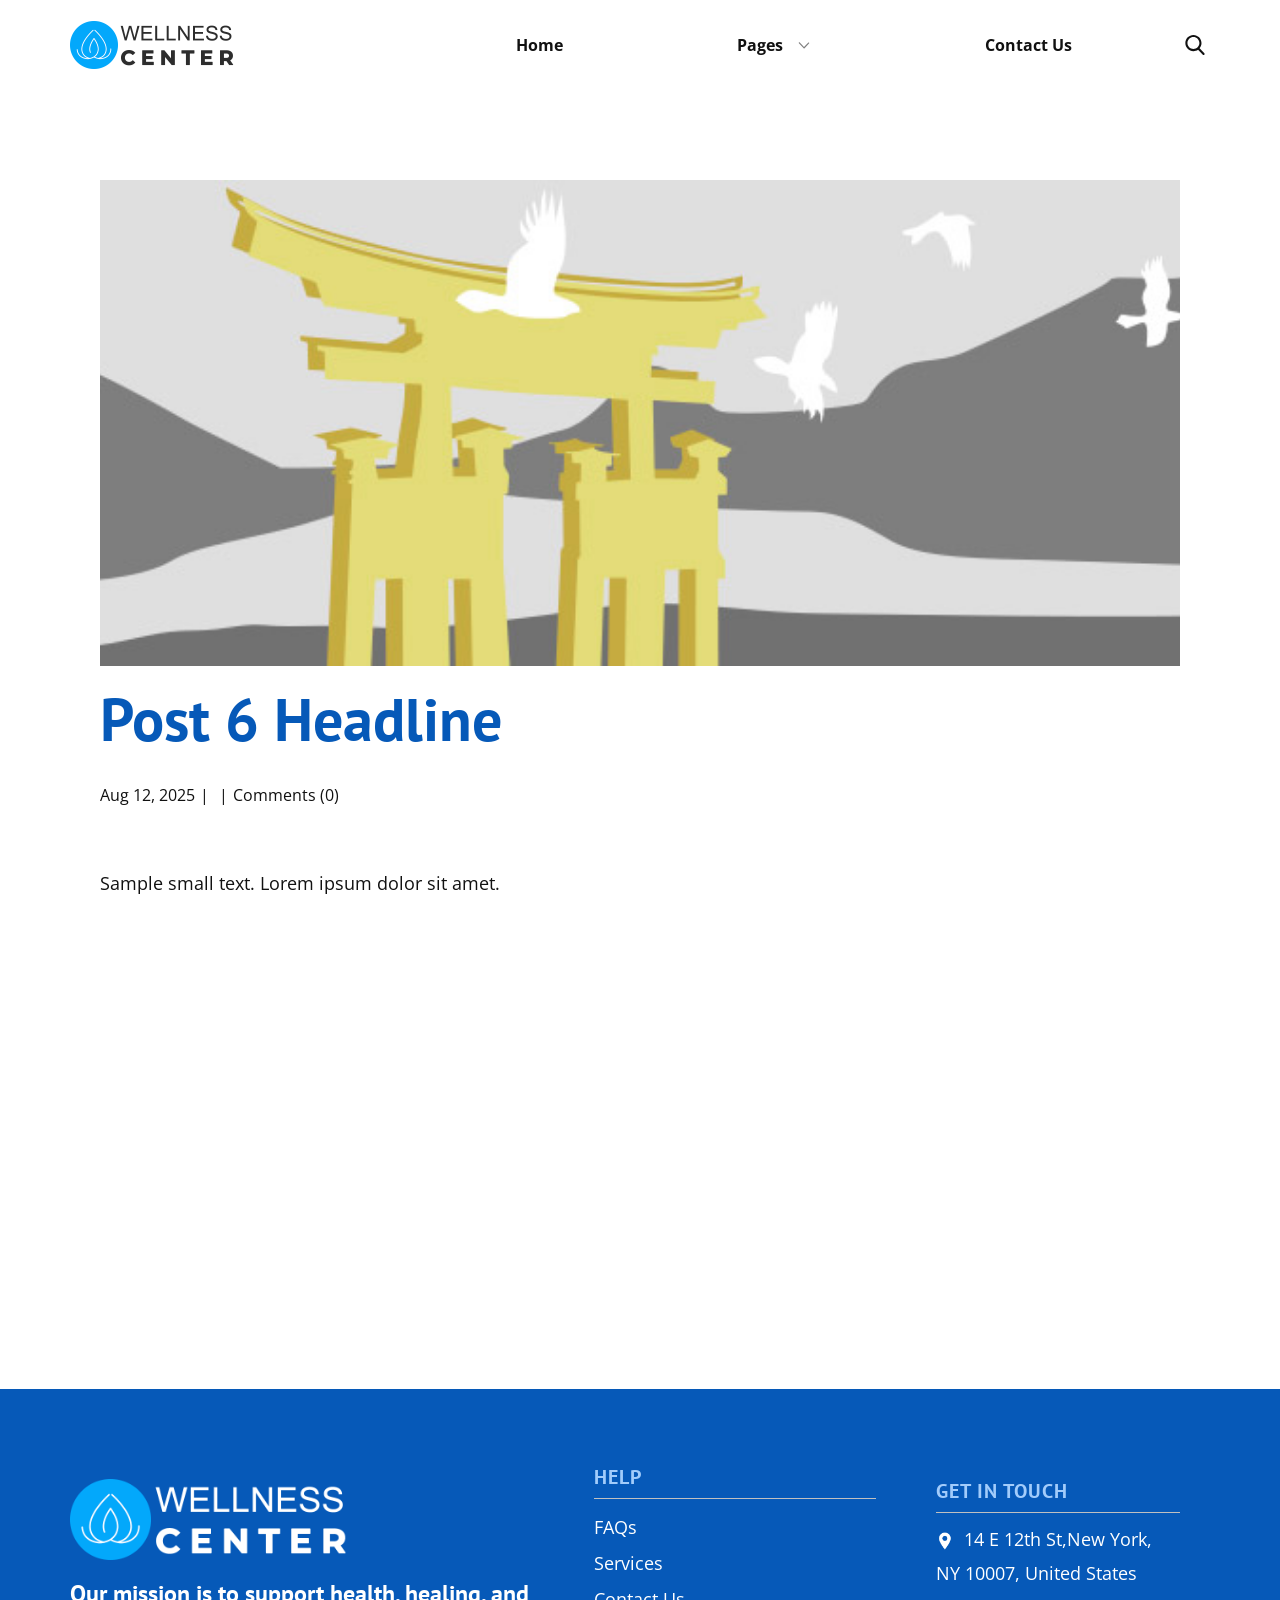
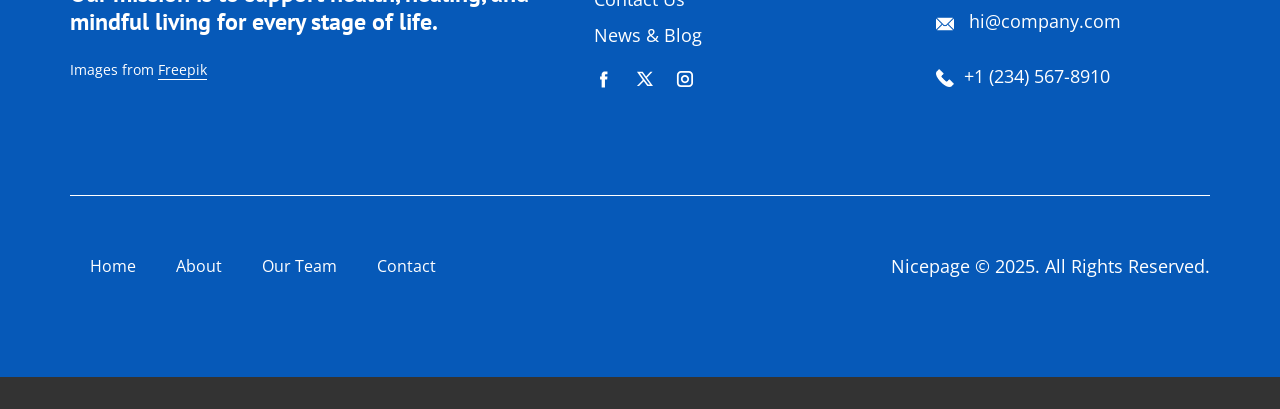
<file: blog/post-5.html>
<!DOCTYPE html>
<html style="font-size: 16px;" lang="en"><head>
    <meta name="viewport" content="width=device-width, initial-scale=1.0">
    <meta charset="utf-8">
    <meta name="keywords" content="Post 1 Headline">
    <meta name="description" content="">
    <title>Post 6 Headline</title>
    <link rel="stylesheet" href="../nicepage.css" media="screen">
<link rel="stylesheet" href="../Post-Template.css" media="screen">
    <script class="u-script" type="text/javascript" src="../jquery.js" defer=""></script>
    <script class="u-script" type="text/javascript" src="../nicepage.js" defer=""></script>
    <meta name="generator" content="Nicepage 8.4.0, nicepage.com">
    
    
    
    <link id="u-page-google-font" rel="stylesheet" href="https://fonts.googleapis.com/css2?display=swap&amp;family=PT+Sans:ital,wght@0,400;0,700;1,400;1,700&amp;family=Open+Sans:ital,wght@0,300;0,400;0,500;0,600;0,700;0,800;1,300;1,400;1,500;1,600;1,700;1,800">
    <script type="application/ld+json">{
		"@context": "http://schema.org",
		"@type": "Organization",
		"name": "",
		"logo": "images/logo-black.png",
		"sameAs": [
				"https://facebook.com/name",
				"https://twitter.com/name",
				"https://instagram.com/name"
		]
}</script>
    <meta name="theme-color" content="#0659b8">
    <meta name="twitter:site" content="@">
    <meta name="twitter:card" content="summary_large_image">
    <meta name="twitter:title" content="Post 6 Headline">
    <meta name="twitter:description" content="">
  <meta data-intl-tel-input-cdn-path="intlTelInput/"></head>
  <body data-path-to-root="./" data-include-products="false" class="u-body u-xl-mode" data-lang="en"><header class="u-clearfix u-header u-header" id="header"><div class="u-clearfix u-sheet u-valign-middle u-valign-middle-xxl u-sheet-1">
        <a href="#" class="u-image u-logo u-image-1" data-image-width="656" data-image-height="192">
          <img src="../images/logo-black.png" class="u-logo-image u-logo-image-1">
        </a>
        <nav class="u-dropdown-icon u-menu u-menu-dropdown u-offcanvas u-menu-1" role="navigation" aria-label="Menu navigation">
          <div class="menu-collapse" style="font-size: 1rem; letter-spacing: 0px; font-weight: 700;">
            <a class="u-button-style u-custom-left-right-menu-spacing u-custom-padding-bottom u-custom-text-hover-color u-custom-top-bottom-menu-spacing u-hamburger-link u-nav-link u-text-active-palette-1-base u-text-hover-palette-2-base" href="#" tabindex="-1" aria-label="Open menu" aria-controls="261f">
              <svg class="u-svg-link" viewBox="0 0 24 24"><use xlink:href="#menu-hamburger"></use></svg>
              <svg class="u-svg-content" version="1.1" id="menu-hamburger" viewBox="0 0 16 16" x="0px" y="0px" xmlns:xlink="http://www.w3.org/1999/xlink" xmlns="http://www.w3.org/2000/svg"><g><rect y="1" width="16" height="2"></rect><rect y="7" width="16" height="2"></rect><rect y="13" width="16" height="2"></rect>
</g></svg>
            </a>
          </div>
          <div class="u-custom-menu u-nav-container">
            <ul class="u-nav u-unstyled u-nav-1" role="menubar"><li role="none" class="u-nav-item"><a role="menuitem" class="u-button-style u-nav-link u-text-active-palette-1-base u-text-hover-palette-1-base u-nav-link-2" href="../">Home</a>
</li><li role="none" class="u-nav-item"><a tabindex="-1" role="menuitem" class="u-button-style u-nav-link u-text-active-palette-1-base u-text-hover-palette-1-base u-nav-link-2" aria-haspopup="true" aria-current="page">Pages</a><div class="u-nav-popup"><ul role="menu" class="u-h-spacing-20 u-nav u-unstyled u-v-spacing-10" aria-label="Pages menu"><li role="none" class="u-nav-item"><a role="menuitem" class="u-active-palette-1-base u-button-style u-grey-5 u-hover-palette-1-base u-nav-link" href="../About.html">About Us</a>
</li><li role="none" class="u-nav-item"><a tabindex="-1" role="menuitem" class="u-active-palette-1-base u-button-style u-grey-5 u-hover-palette-1-base u-nav-link" href="#">Our Team</a>
</li><li role="none" class="u-nav-item"><a role="menuitem" class="u-active-palette-1-base u-button-style u-grey-5 u-hover-palette-1-base u-nav-link" href="../FAQ-Page.html">FAQ</a>
</li></ul>
</div>
</li><li role="none" class="u-nav-item"><a tabindex="-1" role="menuitem" class="u-button-style u-nav-link u-text-active-palette-1-base u-text-hover-palette-1-base u-nav-link-2" href="#">Contact Us</a>
</li></ul>
          </div>
          <div class="u-custom-menu u-nav-container-collapse" id="261f" role="region" aria-label="Menu panel">
            <div class="u-black u-container-style u-inner-container-layout u-opacity u-opacity-95 u-sidenav">
              <div class="u-inner-container-layout u-sidenav-overflow">
                <div class="u-menu-close" tabindex="-1" aria-label="Close menu"></div>
                <ul class="u-align-center u-nav u-popupmenu-items u-unstyled u-nav-3" role="menubar"><li role="none" class="u-nav-item"><a role="menuitem" class="u-button-style u-nav-link" href="../">Home</a>
</li><li role="none" class="u-nav-item"><a tabindex="-1" role="menuitem" class="u-button-style u-nav-link" aria-haspopup="true" aria-current="page">Pages</a><div class="u-nav-popup"><ul role="menu" class="u-h-spacing-20 u-nav u-unstyled u-v-spacing-10" aria-label="Pages menu"><li role="none" class="u-nav-item"><a role="menuitem" class="u-button-style u-nav-link" href="../About.html">About Us</a>
</li><li role="none" class="u-nav-item"><a tabindex="-1" role="menuitem" class="u-button-style u-nav-link" href="#">Our Team</a>
</li><li role="none" class="u-nav-item"><a role="menuitem" class="u-button-style u-nav-link" href="../FAQ-Page.html">FAQ</a>
</li></ul>
</div>
</li><li role="none" class="u-nav-item"><a tabindex="-1" role="menuitem" class="u-button-style u-nav-link" href="#">Contact Us</a>
</li></ul>
              </div>
            </div>
            <div class="u-black u-menu-overlay u-opacity u-opacity-70"></div>
          </div>
        </nav>
        <form action="#" class="u-search u-search-layout-icon u-search-left u-search-1" data-search-token="no-license" data-href="../search/search.html" data-page-id="992012222">
          <div class="u-search-overlay"></div>
          <button class="u-search-button" type="submit"><span class="u-search-icon u-search-icon-1">
              <svg class="u-svg-link" preserveAspectRatio="xMidYMin slice" viewBox="0 0 56.966 56.966"><use xlink:href="#svg-8e85"></use></svg>
              <svg xmlns="http://www.w3.org/2000/svg" xmlns:xlink="http://www.w3.org/1999/xlink" version="1.1" id="svg-8e85" x="0px" y="0px" viewBox="0 0 56.966 56.966" style="enable-background:new 0 0 56.966 56.966;" xml:space="preserve" class="u-svg-content"><path d="M55.146,51.887L41.588,37.786c3.486-4.144,5.396-9.358,5.396-14.786c0-12.682-10.318-23-23-23s-23,10.318-23,23  s10.318,23,23,23c4.761,0,9.298-1.436,13.177-4.162l13.661,14.208c0.571,0.593,1.339,0.92,2.162,0.92  c0.779,0,1.518-0.297,2.079-0.837C56.255,54.982,56.293,53.08,55.146,51.887z M23.984,6c9.374,0,17,7.626,17,17s-7.626,17-17,17  s-17-7.626-17-17S14.61,6,23.984,6z"></path></svg></span>
          </button>
          <input class="u-search-input" type="search" name="search" value="" placeholder="Search">
        </form>
      </div></header>
    <section class="u-align-center u-clearfix u-section-1" id="block-2">
      <div class="u-clearfix u-sheet u-valign-middle-md u-valign-middle-sm u-valign-middle-xs u-sheet-1"><!--post_details--><!--post_details_options_json--><!--{"source":""}--><!--/post_details_options_json--><!--blog_post-->
        <div class="u-container-style u-expanded-width u-post-details u-post-details-1">
          <div class="u-container-layout u-valign-middle u-container-layout-1"><!--blog_post_image-->
            <img alt="" class="u-blog-control u-expanded-width u-image u-image-default u-image-1" src="../images/8ad73f3c.jpeg"><!--/blog_post_image--><!--blog_post_header-->
            <h2 class="u-blog-control u-text u-text-1">Post 6 Headline</h2><!--/blog_post_header--><!--blog_post_metadata-->
            <div class="u-blog-control u-metadata u-metadata-1"><!--blog_post_metadata_date--><span class="u-meta-date u-meta-icon">Aug 12, 2025</span><!--/blog_post_metadata_date--><!--blog_post_metadata_category--><span class="u-meta-category u-meta-icon"></span><!--/blog_post_metadata_category--><!--blog_post_metadata_comments--><span class="u-meta-comments u-meta-icon"><!--blog_post_metadata_comments_content-->Comments (0)<!--/blog_post_metadata_comments_content--></span><!--/blog_post_metadata_comments-->
            </div><!--/blog_post_metadata--><!--blog_post_content-->
            <div class="u-align-justify u-blog-control u-post-content u-text u-text-2 fr-view">
  <p>
    <meta name="viewport" content="width=device-width, initial-scale=1.0">
    <meta charset="utf-8">
    <meta name="keywords" content=""><meta name="description" content="">
    <title></title>
    <link rel="stylesheet" href="/nicepage.css" media="screen" class="u-static-style"><link rel="stylesheet" href="/nicepage.css" media="screen">
    <script class="u-script" type="text/javascript" src="//capp.nicepage.com/assets/jquery-1.9.1.min.js" defer=""></script>
    <script class="u-script" type="text/javascript" src="//capp.nicepage.com/e1ec80a0bae8923e64d6c550789dfe4bf6121475/nicepage.js" defer=""></script>
</p><section class="u-clearfix u-valign-top u-block-f203-1" custom-posts-hash="T" data-section-properties="{&quot;margin&quot;:&quot;none&quot;,&quot;stretch&quot;:true}" data-id="f203" data-posts-content="[{'images':[],'maps':[],'videos':[],'icons':[],'textWidth':'','textHeight':'','id':1,'headingProp':'h3','textProp':'text'}]" style="min-height: 500px">
  <div class="u-clearfix u-rich-text u-text u-block-f203-4" data-state="{&quot;margin-top&quot;:{&quot;shouldApplyDefaultMargins&quot;:{&quot;XL&quot;:false,&quot;LG&quot;:false,&quot;MD&quot;:false,&quot;SM&quot;:true,&quot;XS&quot;:true},&quot;parentVerticalAlign&quot;:{&quot;XL&quot;:&quot;top&quot;,&quot;LG&quot;:&quot;top&quot;,&quot;MD&quot;:&quot;top&quot;,&quot;SM&quot;:&quot;top&quot;,&quot;XS&quot;:&quot;top&quot;}},&quot;margin-bottom&quot;:{&quot;shouldApplyDefaultMargins&quot;:{&quot;XL&quot;:false,&quot;LG&quot;:false,&quot;MD&quot;:false,&quot;SM&quot;:true,&quot;XS&quot;:true},&quot;parentVerticalAlign&quot;:{&quot;XL&quot;:&quot;top&quot;,&quot;LG&quot;:&quot;top&quot;,&quot;MD&quot;:&quot;top&quot;,&quot;SM&quot;:&quot;top&quot;,&quot;XS&quot;:&quot;top&quot;}}}" style="">
  <p>Sample small text. Lorem ipsum dolor sit amet.</p>
  </div>
  <style data-mode="XL">@media (min-width: 1200px) {
  .u-block-f203-1 {
    min-height: 500px;
  }
}</style>
  <style data-mode="LG">@media (max-width: 1199px) and (min-width: 992px) {
  .u-block-f203-1 {
    min-height: 500px;
  }
}</style>
  <style data-mode="MD">@media (max-width: 991px) and (min-width: 768px) {
  .u-block-f203-1 {
    min-height: 500px;
  }
}</style>
  <style data-mode="SM">@media (max-width: 767px) and (min-width: 576px) {
  .u-block-f203-1 {
    min-height: 500px;
  }
}</style>
  <style data-mode="XS">@media (max-width: 575px) {
  .u-block-f203-1 {
    min-height: 500px;
  }
}</style>
</section>
<p></p>
  </div><!--/blog_post_content-->
          </div>
        </div><!--/blog_post--><!--/post_details-->
      </div>
    </section>
    
    
    
    <footer class="u-align-center-sm u-align-center-xs u-clearfix u-container-align-center u-footer u-palette-1-base" id="footer"><div class="u-clearfix u-sheet u-valign-middle u-sheet-1">
        <div class="data-layout-selected u-clearfix u-expanded-width u-layout-wrap u-layout-wrap-1">
          <div class="u-gutter-0 u-layout">
            <div class="u-layout-row">
              <div class="u-container-align-left u-container-style u-layout-cell u-shape-rectangle u-size-26-lg u-size-26-xl u-size-26-xxl u-size-40-md u-size-40-sm u-size-40-xs u-layout-cell-1">
                <div class="u-container-layout u-valign-top u-container-layout-1">
                  <a href="" class="u-image u-logo u-image-1" data-image-width="656" data-image-height="192">
                    <img src="../images/logo-white-1.png" class="u-logo-image u-logo-image-1">
                  </a>
                  <h4 class="u-align-left u-text u-text-default u-text-1"> Our mission is to support health, healing, and mindful living for every stage of life.</h4>
                  <p class="u-align-left u-text u-text-2">Images from <a href="https://www.freepik.com/" class="u-active-none u-border-1 u-border-active-palette-1-base u-border-hover-palette-1-base u-border-no-left u-border-no-right u-border-no-top u-border-white u-btn u-button-link u-button-style u-hover-none u-none u-text-body-alt-color u-btn-1" target="_blank" data-animation-name="" data-animation-duration="0" data-animation-delay="0" data-animation-direction="">Freepik</a>
                  </p>
                </div>
              </div>
              <div class="u-container-style u-layout-cell u-shape-rectangle u-size-18-lg u-size-18-xl u-size-18-xxl u-size-20-md u-size-20-sm u-size-20-xs u-layout-cell-2">
                <div class="u-container-layout u-valign-top u-container-layout-2">
                  <h5 class="u-align-left u-text u-text-3"> Help</h5>
                  <div class="u-align-left u-border-1 u-border-grey-25 u-border-no-bottom u-border-no-left u-expanded-width u-line u-line-horizontal u-line-1"></div>
                  <p class="u-align-left u-text u-text-4">
                    <a href="#" class="u-active-none u-border-1 u-border-active-white u-border-hover-white u-border-no-left u-border-no-right u-border-no-top u-btn u-button-link u-button-style u-hover-none u-none u-text-active-grey-10 u-text-body-alt-color u-text-hover-grey-10 u-btn-2" title="#" data-animation-name="" data-animation-duration="0" data-animation-delay="0" data-animation-direction=""> FAQs</a>
                    <a href="#" class="u-active-none u-border-1 u-border-active-white u-border-hover-white u-border-no-left u-border-no-right u-border-no-top u-btn u-button-link u-button-style u-hover-none u-none u-text-active-grey-10 u-text-body-alt-color u-text-hover-grey-10 u-btn-3" title="#" data-animation-name="" data-animation-duration="0" data-animation-delay="0" data-animation-direction="">
                      <br>Services
                    </a>
                    <br>
                    <a href="#" class="u-active-none u-border-1 u-border-active-white u-border-hover-white u-border-no-left u-border-no-right u-border-no-top u-btn u-button-link u-button-style u-hover-none u-none u-text-active-grey-10 u-text-body-alt-color u-text-hover-grey-10 u-btn-4" title="#" data-animation-name="" data-animation-duration="0" data-animation-delay="0" data-animation-direction=""> Contact Us<br>
                    </a>
                    <a href="#" class="u-active-none u-border-1 u-border-active-white u-border-hover-white u-border-no-left u-border-no-right u-border-no-top u-btn u-button-link u-button-style u-hover-none u-none u-text-active-grey-10 u-text-body-alt-color u-text-hover-grey-10 u-btn-5" data-animation-name="" data-animation-duration="0" data-animation-delay="0" data-animation-direction=""> News &amp; Blog</a>
                    <br>
                  </p>
                  <div class="u-social-icons u-social-icons-1">
                    <a class="u-social-url" title="facebook" target="_blank" href="https://facebook.com/name"><span class="u-icon u-social-facebook u-social-icon u-text-white u-icon-1"><svg class="u-svg-link" preserveAspectRatio="xMidYMin slice" viewBox="0 0 112 112" style=""><use xlink:href="#svg-58df"></use></svg><svg class="u-svg-content" viewBox="0 0 112 112" x="0" y="0" id="svg-58df"><path fill="currentColor" d="M75.5,28.8H65.4c-1.5,0-4,0.9-4,4.3v9.4h13.9l-1.5,15.8H61.4v45.1H42.8V58.3h-8.8V42.4h8.8V32.2
c0-7.4,3.4-18.8,18.8-18.8h13.8v15.4H75.5z"></path></svg></span>
                    </a>
                    <a class="u-social-url" title="twitter" target="_blank" href="https://twitter.com/name"><span class="u-icon u-social-icon u-social-twitter u-text-white u-icon-2"><svg class="u-svg-link" preserveAspectRatio="xMidYMin slice" viewBox="0 0 112.2 112.2" style=""><use xlink:href="#svg-e10a"></use></svg><svg class="u-svg-content" viewBox="0 0 112.2 112.2" x="0px" y="0px" id="svg-e10a"><path d="M67.1,49.1L98.6,16h-12L62,42L43.2,16H11l32.8,45.2L11,96h11.6l26.3-27.7L69.1,96H101L67.1,49.1z M55,61.9l-5.1-7L27.5,24.4
	h11.4l17.3,23.8l5.1,7.1l23.4,32.2H73.8L55,61.9z"></path></svg></span>
                    </a>
                    <a class="u-social-url" title="instagram" target="_blank" href="https://instagram.com/name"><span class="u-icon u-social-icon u-social-instagram u-text-white u-icon-3"><svg class="u-svg-link" preserveAspectRatio="xMidYMin slice" viewBox="0 0 112 112" style=""><use xlink:href="#svg-3bdf"></use></svg><svg class="u-svg-content" viewBox="0 0 112 112" x="0" y="0" id="svg-3bdf"><path fill="currentColor" d="M55.9,32.9c-12.8,0-23.2,10.4-23.2,23.2s10.4,23.2,23.2,23.2s23.2-10.4,23.2-23.2S68.7,32.9,55.9,32.9z
	 M55.9,69.4c-7.4,0-13.3-6-13.3-13.3c-0.1-7.4,6-13.3,13.3-13.3s13.3,6,13.3,13.3C69.3,63.5,63.3,69.4,55.9,69.4z"></path><path fill="currentColor" d="M78.2,11H33.5C21,11,10.8,21.3,10.8,33.7v44.7c0,12.6,10.2,22.8,22.7,22.8h44.7c12.6,0,22.7-10.2,22.7-22.7
	V33.7C100.8,21.1,90.6,11,78.2,11z M91,78.4c0,7.1-5.8,12.8-12.8,12.8H33.5c-7.1,0-12.8-5.8-12.8-12.8V33.7
	c0-7.1,5.8-12.8,12.8-12.8h44.7c7.1,0,12.8,5.8,12.8,12.8V78.4z"></path></svg></span>
                    </a>
                  </div>
                </div>
              </div>
              <div class="u-container-style u-layout-cell u-shape-rectangle u-size-16-lg u-size-16-xl u-size-16-xxl u-size-60-md u-size-60-sm u-size-60-xs u-layout-cell-3">
                <div class="u-container-layout u-valign-top u-container-layout-3">
                  <h5 class="u-align-left u-text u-text-5"> Get In Touch</h5>
                  <div class="u-align-left u-border-1 u-border-grey-25 u-border-no-bottom u-border-no-left u-expanded-width u-line u-line-horizontal u-line-2" data-animation-name="" data-animation-duration="0" data-animation-delay="0" data-animation-direction=""></div>
                  <p class="u-align-left u-text u-text-6"><span class="u-file-icon u-icon u-text-white u-icon-4"><img src="../images/1-b26c8bb7.png" alt=""></span>&nbsp;​​​​14 E 12th St,New York, NY 10007, United States
                  </p>
                  <p class="u-align-left u-text u-text-default u-text-7"><span class="u-file-icon u-icon u-text-white u-icon-5"><img src="../images/2-a85e65c4.png" alt=""></span>&nbsp; <a href="mailto:hi@car.repair.com" class="u-active-none u-border-1 u-border-active-white u-border-hover-white u-border-no-left u-border-no-right u-border-no-top u-btn u-button-link u-button-style u-hover-none u-none u-text-active-grey-10 u-text-body-alt-color u-text-hover-grey-10 u-btn-6" data-animation-name="" data-animation-duration="0" data-animation-delay="0" data-animation-direction="">hi@company.com</a>
                  </p>
                  <p class="u-align-left u-text u-text-8">
                    <a href="tel:+12345678910" class="u-active-none u-border-1 u-border-active-white u-border-hover-white u-border-no-left u-border-no-right u-border-no-top u-btn u-button-link u-button-style u-hover-none u-none u-text-active-grey-10 u-text-body-alt-color u-text-hover-grey-10 u-btn-7" data-animation-name="" data-animation-duration="0" data-animation-delay="0" data-animation-direction=""><span class="u-file-icon u-icon u-text-white u-icon-6"><img src="../images/3-c91f3b92.png" alt=""></span>&nbsp;​+1 (234) 567-8910
                    </a>
                  </p>
                </div>
              </div>
            </div>
          </div>
        </div>
        <div class="u-align-center u-border-1 u-border-white u-expanded-width u-line u-line-horizontal u-line-3"></div>
        <div class="data-layout-selected u-clearfix u-expanded-width u-layout-custom-xs u-layout-wrap u-layout-wrap-2">
          <div class="u-layout">
            <div class="u-layout-row">
              <div class="u-container-style u-layout-cell u-size-14-xs u-size-30-lg u-size-30-xl u-size-30-xxl u-size-60-md u-size-60-sm u-layout-cell-4">
                <div class="u-container-layout u-valign-middle u-container-layout-4">
                  <nav class="u-menu u-menu-dropdown u-offcanvas u-menu-1" data-responsive-from="XS" role="navigation">
                    <div class="menu-collapse">
                      <a class="u-button-style u-hamburger-link u-nav-link" aria-label="Open menu" aria-controls="e226" href="#">
                        <svg class="u-svg-link" viewBox="0 0 24 24"><use xlink:href="#svg-23e0"></use></svg>
                        <svg class="u-svg-content" version="1.1" id="svg-23e0" viewBox="0 0 16 16" x="0px" y="0px" xmlns:xlink="http://www.w3.org/1999/xlink" xmlns="http://www.w3.org/2000/svg"><g><rect y="1" width="16" height="2"></rect><rect y="7" width="16" height="2"></rect><rect y="13" width="16" height="2"></rect>
</g></svg>
                      </a>
                    </div>
                    <div class="u-custom-menu u-nav-container">
                      <ul class="u-nav u-unstyled" role="menubar"><li class="u-nav-item" role="none"><a class="u-button-style u-nav-link" href="#" tabindex="-1" role="menuitem" aria-haspopup="true" aria-expanded="false">Home</a>
</li><li class="u-nav-item" role="none"><a class="u-button-style u-nav-link" href="#" tabindex="-1" role="menuitem">About</a>
</li><li class="u-nav-item" role="none"><a class="u-button-style u-nav-link" href="#" tabindex="-1" role="menuitem">Our Team</a>
</li><li class="u-nav-item" role="none"><a class="u-button-style u-nav-link" href="#" tabindex="-1" role="menuitem">Contact</a>
</li></ul>
                    </div>
                    <div id="e226" role="region" aria-label="Menu panel" class="u-custom-menu u-nav-container-collapse">
                      <div class="u-black u-container-style u-inner-container-layout u-opacity u-opacity-95 u-sidenav">
                        <div class="u-inner-container-layout u-sidenav-overflow">
                          <div class="u-menu-close" aria-label="Close menu"></div>
                          <ul class="u-align-center u-nav u-popupmenu-items u-unstyled u-nav-2"><li class="u-nav-item"><a class="u-button-style u-nav-link" href="#">Home</a>
</li><li class="u-nav-item"><a class="u-button-style u-nav-link" href="#">About</a>
</li><li class="u-nav-item"><a class="u-button-style u-nav-link" href="#">Our Team</a>
</li><li class="u-nav-item"><a class="u-button-style u-nav-link" href="#">Contact</a>
</li></ul>
                        </div>
                      </div>
                      <div class="u-black u-menu-overlay u-opacity u-opacity-70"></div>
                    </div>
                    <style class="menu-style">@media (max-width: 539px) {
                    [data-responsive-from="XS"] .u-nav-container {
                        display: none;
                    }
                    [data-responsive-from="XS"] .menu-collapse {
                        display: block;
                    }
                }</style>
                  </nav>
                </div>
              </div>
              <div class="u-container-align-left-md u-container-align-left-sm u-container-align-left-xs u-container-align-right-lg u-container-align-right-xl u-container-align-right-xxl u-container-style u-layout-cell u-size-30-lg u-size-30-xl u-size-30-xxl u-size-46-xs u-size-60-md u-size-60-sm u-layout-cell-5">
                <div class="u-container-layout u-valign-middle u-container-layout-5">
                  <p class="u-align-left-md u-align-left-sm u-align-left-xs u-align-right-lg u-align-right-xl u-align-right-xxl u-text u-text-default u-text-9">Nicepage © 2025. All Rights Reserved.</p>
                </div>
              </div>
            </div>
          </div>
        </div>
      </div></footer>
    <section class="u-backlink u-clearfix u-grey-80"></section>
  
</body></html>
</file>
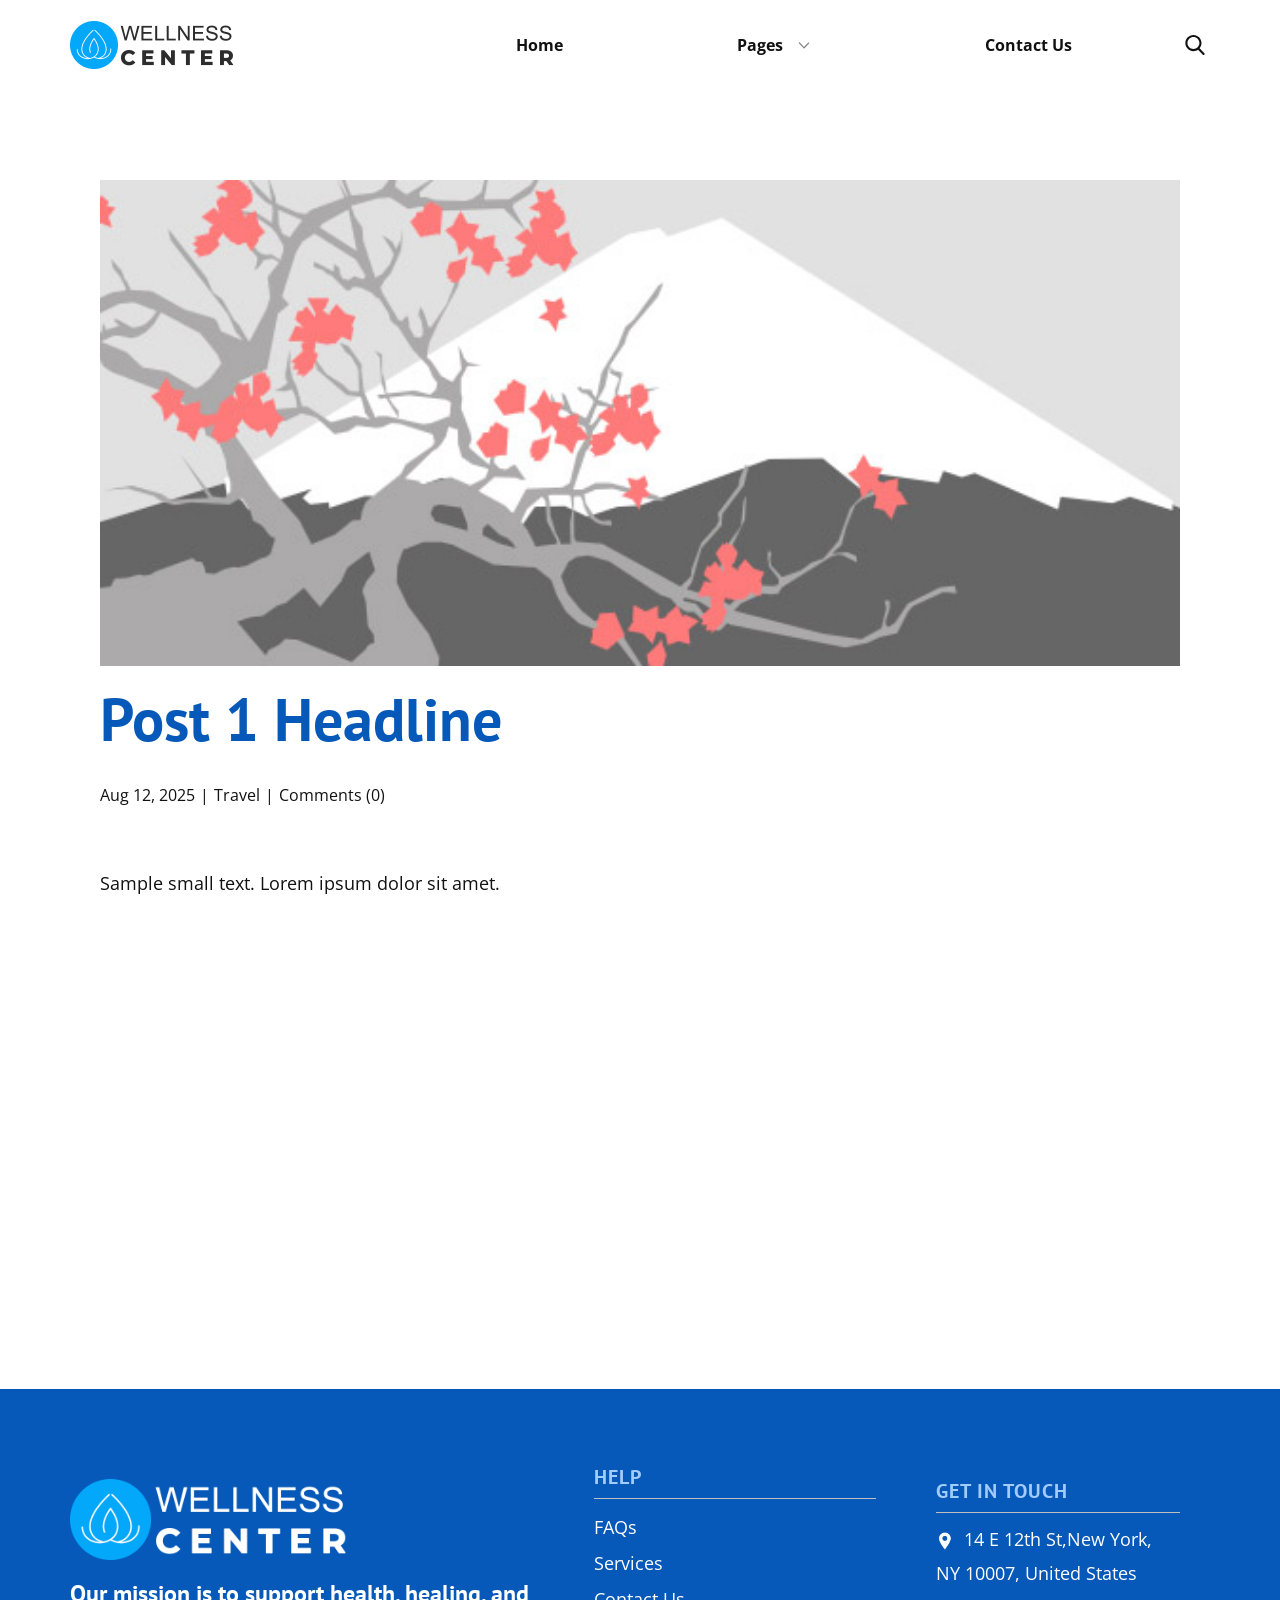
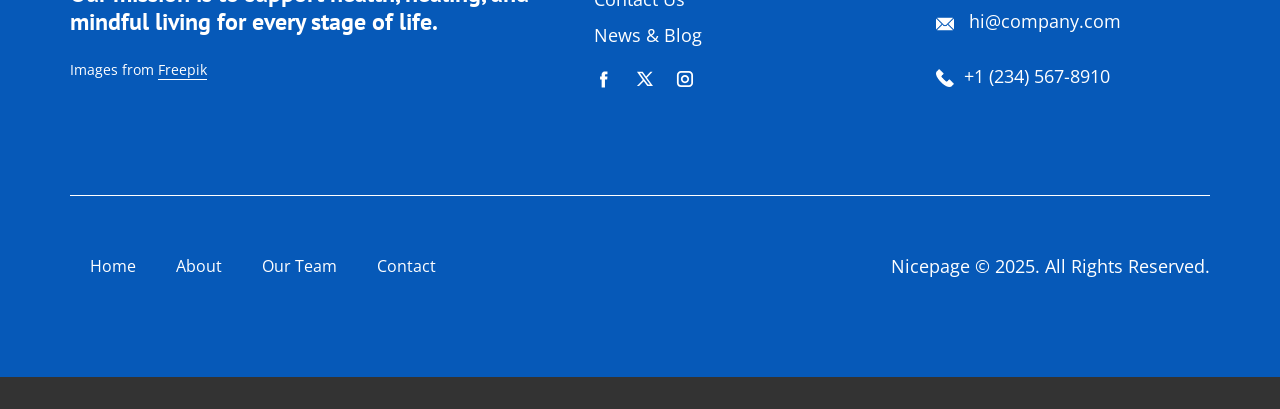
<file: blog/post.html>
<!DOCTYPE html>
<html style="font-size: 16px;" lang="en"><head>
    <meta name="viewport" content="width=device-width, initial-scale=1.0">
    <meta charset="utf-8">
    <meta name="keywords" content="Post 1 Headline">
    <meta name="description" content="">
    <title>Post 1 Headline</title>
    <link rel="stylesheet" href="../nicepage.css" media="screen">
<link rel="stylesheet" href="../Post-Template.css" media="screen">
    <script class="u-script" type="text/javascript" src="../jquery.js" defer=""></script>
    <script class="u-script" type="text/javascript" src="../nicepage.js" defer=""></script>
    <meta name="generator" content="Nicepage 8.4.0, nicepage.com">
    
    
    
    <link id="u-page-google-font" rel="stylesheet" href="https://fonts.googleapis.com/css2?display=swap&amp;family=PT+Sans:ital,wght@0,400;0,700;1,400;1,700&amp;family=Open+Sans:ital,wght@0,300;0,400;0,500;0,600;0,700;0,800;1,300;1,400;1,500;1,600;1,700;1,800">
    <script type="application/ld+json">{
		"@context": "http://schema.org",
		"@type": "Organization",
		"name": "",
		"logo": "images/logo-black.png",
		"sameAs": [
				"https://facebook.com/name",
				"https://twitter.com/name",
				"https://instagram.com/name"
		]
}</script>
    <meta name="theme-color" content="#0659b8">
    <meta name="twitter:site" content="@">
    <meta name="twitter:card" content="summary_large_image">
    <meta name="twitter:title" content="Post 1 Headline">
    <meta name="twitter:description" content="">
  <meta data-intl-tel-input-cdn-path="intlTelInput/"></head>
  <body data-path-to-root="./" data-include-products="false" class="u-body u-xl-mode" data-lang="en"><header class="u-clearfix u-header u-header" id="header"><div class="u-clearfix u-sheet u-valign-middle u-valign-middle-xxl u-sheet-1">
        <a href="#" class="u-image u-logo u-image-1" data-image-width="656" data-image-height="192">
          <img src="../images/logo-black.png" class="u-logo-image u-logo-image-1">
        </a>
        <nav class="u-dropdown-icon u-menu u-menu-dropdown u-offcanvas u-menu-1" role="navigation" aria-label="Menu navigation">
          <div class="menu-collapse" style="font-size: 1rem; letter-spacing: 0px; font-weight: 700;">
            <a class="u-button-style u-custom-left-right-menu-spacing u-custom-padding-bottom u-custom-text-hover-color u-custom-top-bottom-menu-spacing u-hamburger-link u-nav-link u-text-active-palette-1-base u-text-hover-palette-2-base" href="#" tabindex="-1" aria-label="Open menu" aria-controls="261f">
              <svg class="u-svg-link" viewBox="0 0 24 24"><use xlink:href="#menu-hamburger"></use></svg>
              <svg class="u-svg-content" version="1.1" id="menu-hamburger" viewBox="0 0 16 16" x="0px" y="0px" xmlns:xlink="http://www.w3.org/1999/xlink" xmlns="http://www.w3.org/2000/svg"><g><rect y="1" width="16" height="2"></rect><rect y="7" width="16" height="2"></rect><rect y="13" width="16" height="2"></rect>
</g></svg>
            </a>
          </div>
          <div class="u-custom-menu u-nav-container">
            <ul class="u-nav u-unstyled u-nav-1" role="menubar"><li role="none" class="u-nav-item"><a role="menuitem" class="u-button-style u-nav-link u-text-active-palette-1-base u-text-hover-palette-1-base u-nav-link-2" href="../">Home</a>
</li><li role="none" class="u-nav-item"><a tabindex="-1" role="menuitem" class="u-button-style u-nav-link u-text-active-palette-1-base u-text-hover-palette-1-base u-nav-link-2" aria-haspopup="true" aria-current="page">Pages</a><div class="u-nav-popup"><ul role="menu" class="u-h-spacing-20 u-nav u-unstyled u-v-spacing-10" aria-label="Pages menu"><li role="none" class="u-nav-item"><a role="menuitem" class="u-active-palette-1-base u-button-style u-grey-5 u-hover-palette-1-base u-nav-link" href="../About.html">About Us</a>
</li><li role="none" class="u-nav-item"><a tabindex="-1" role="menuitem" class="u-active-palette-1-base u-button-style u-grey-5 u-hover-palette-1-base u-nav-link" href="#">Our Team</a>
</li><li role="none" class="u-nav-item"><a role="menuitem" class="u-active-palette-1-base u-button-style u-grey-5 u-hover-palette-1-base u-nav-link" href="../FAQ-Page.html">FAQ</a>
</li></ul>
</div>
</li><li role="none" class="u-nav-item"><a tabindex="-1" role="menuitem" class="u-button-style u-nav-link u-text-active-palette-1-base u-text-hover-palette-1-base u-nav-link-2" href="#">Contact Us</a>
</li></ul>
          </div>
          <div class="u-custom-menu u-nav-container-collapse" id="261f" role="region" aria-label="Menu panel">
            <div class="u-black u-container-style u-inner-container-layout u-opacity u-opacity-95 u-sidenav">
              <div class="u-inner-container-layout u-sidenav-overflow">
                <div class="u-menu-close" tabindex="-1" aria-label="Close menu"></div>
                <ul class="u-align-center u-nav u-popupmenu-items u-unstyled u-nav-3" role="menubar"><li role="none" class="u-nav-item"><a role="menuitem" class="u-button-style u-nav-link" href="../">Home</a>
</li><li role="none" class="u-nav-item"><a tabindex="-1" role="menuitem" class="u-button-style u-nav-link" aria-haspopup="true" aria-current="page">Pages</a><div class="u-nav-popup"><ul role="menu" class="u-h-spacing-20 u-nav u-unstyled u-v-spacing-10" aria-label="Pages menu"><li role="none" class="u-nav-item"><a role="menuitem" class="u-button-style u-nav-link" href="../About.html">About Us</a>
</li><li role="none" class="u-nav-item"><a tabindex="-1" role="menuitem" class="u-button-style u-nav-link" href="#">Our Team</a>
</li><li role="none" class="u-nav-item"><a role="menuitem" class="u-button-style u-nav-link" href="../FAQ-Page.html">FAQ</a>
</li></ul>
</div>
</li><li role="none" class="u-nav-item"><a tabindex="-1" role="menuitem" class="u-button-style u-nav-link" href="#">Contact Us</a>
</li></ul>
              </div>
            </div>
            <div class="u-black u-menu-overlay u-opacity u-opacity-70"></div>
          </div>
        </nav>
        <form action="#" class="u-search u-search-layout-icon u-search-left u-search-1" data-search-token="no-license" data-href="../search/search.html" data-page-id="992012222">
          <div class="u-search-overlay"></div>
          <button class="u-search-button" type="submit"><span class="u-search-icon u-search-icon-1">
              <svg class="u-svg-link" preserveAspectRatio="xMidYMin slice" viewBox="0 0 56.966 56.966"><use xlink:href="#svg-8e85"></use></svg>
              <svg xmlns="http://www.w3.org/2000/svg" xmlns:xlink="http://www.w3.org/1999/xlink" version="1.1" id="svg-8e85" x="0px" y="0px" viewBox="0 0 56.966 56.966" style="enable-background:new 0 0 56.966 56.966;" xml:space="preserve" class="u-svg-content"><path d="M55.146,51.887L41.588,37.786c3.486-4.144,5.396-9.358,5.396-14.786c0-12.682-10.318-23-23-23s-23,10.318-23,23  s10.318,23,23,23c4.761,0,9.298-1.436,13.177-4.162l13.661,14.208c0.571,0.593,1.339,0.92,2.162,0.92  c0.779,0,1.518-0.297,2.079-0.837C56.255,54.982,56.293,53.08,55.146,51.887z M23.984,6c9.374,0,17,7.626,17,17s-7.626,17-17,17  s-17-7.626-17-17S14.61,6,23.984,6z"></path></svg></span>
          </button>
          <input class="u-search-input" type="search" name="search" value="" placeholder="Search">
        </form>
      </div></header>
    <section class="u-align-center u-clearfix u-section-1" id="block-2">
      <div class="u-clearfix u-sheet u-valign-middle-md u-valign-middle-sm u-valign-middle-xs u-sheet-1"><!--post_details--><!--post_details_options_json--><!--{"source":""}--><!--/post_details_options_json--><!--blog_post-->
        <div class="u-container-style u-expanded-width u-post-details u-post-details-1">
          <div class="u-container-layout u-valign-middle u-container-layout-1"><!--blog_post_image-->
            <img alt="" class="u-blog-control u-expanded-width u-image u-image-default u-image-1" src="../images/0fd3416c.jpeg"><!--/blog_post_image--><!--blog_post_header-->
            <h2 class="u-blog-control u-text u-text-1">Post 1 Headline</h2><!--/blog_post_header--><!--blog_post_metadata-->
            <div class="u-blog-control u-metadata u-metadata-1"><!--blog_post_metadata_date--><span class="u-meta-date u-meta-icon">Aug 12, 2025</span><!--/blog_post_metadata_date--><!--blog_post_metadata_category--><span class="u-meta-category u-meta-icon"><a href="/blog/blog.html#/blog-1///2">Travel</a></span><!--/blog_post_metadata_category--><!--blog_post_metadata_comments--><span class="u-meta-comments u-meta-icon"><!--blog_post_metadata_comments_content-->Comments (0)<!--/blog_post_metadata_comments_content--></span><!--/blog_post_metadata_comments-->
            </div><!--/blog_post_metadata--><!--blog_post_content-->
            <div class="u-align-justify u-blog-control u-post-content u-text u-text-2 fr-view">
  <p>
    <meta name="viewport" content="width=device-width, initial-scale=1.0">
    <meta charset="utf-8">
    <meta name="keywords" content=""><meta name="description" content="">
    <title></title>
    <link rel="stylesheet" href="/nicepage.css" media="screen" class="u-static-style"><link rel="stylesheet" href="/nicepage.css" media="screen">
    <script class="u-script" type="text/javascript" src="//capp.nicepage.com/assets/jquery-1.9.1.min.js" defer=""></script>
    <script class="u-script" type="text/javascript" src="//capp.nicepage.com/e1ec80a0bae8923e64d6c550789dfe4bf6121475/nicepage.js" defer=""></script>
</p><section class="u-clearfix u-valign-top u-block-34ff-1" custom-posts-hash="T" data-section-properties="{&quot;margin&quot;:&quot;none&quot;,&quot;stretch&quot;:true}" data-id="34ff" data-posts-content="[{'images':[],'maps':[],'videos':[],'icons':[],'textWidth':'','textHeight':'','id':1,'headingProp':'h3','textProp':'text'}]" style="min-height: 500px">
  <div class="u-clearfix u-rich-text u-text u-block-34ff-4" data-state="{&quot;margin-top&quot;:{&quot;shouldApplyDefaultMargins&quot;:{&quot;XL&quot;:false,&quot;LG&quot;:false,&quot;MD&quot;:false,&quot;SM&quot;:true,&quot;XS&quot;:true},&quot;parentVerticalAlign&quot;:{&quot;XL&quot;:&quot;top&quot;,&quot;LG&quot;:&quot;top&quot;,&quot;MD&quot;:&quot;top&quot;,&quot;SM&quot;:&quot;top&quot;,&quot;XS&quot;:&quot;top&quot;}},&quot;margin-bottom&quot;:{&quot;shouldApplyDefaultMargins&quot;:{&quot;XL&quot;:false,&quot;LG&quot;:false,&quot;MD&quot;:false,&quot;SM&quot;:true,&quot;XS&quot;:true},&quot;parentVerticalAlign&quot;:{&quot;XL&quot;:&quot;top&quot;,&quot;LG&quot;:&quot;top&quot;,&quot;MD&quot;:&quot;top&quot;,&quot;SM&quot;:&quot;top&quot;,&quot;XS&quot;:&quot;top&quot;}}}" style="">
  <p>Sample small text. Lorem ipsum dolor sit amet.</p>
  </div>
  <style data-mode="XL">@media (min-width: 1200px) {
  .u-block-34ff-1 {
    min-height: 500px;
  }
}</style>
  <style data-mode="LG">@media (max-width: 1199px) and (min-width: 992px) {
  .u-block-34ff-1 {
    min-height: 500px;
  }
}</style>
  <style data-mode="MD">@media (max-width: 991px) and (min-width: 768px) {
  .u-block-34ff-1 {
    min-height: 500px;
  }
}</style>
  <style data-mode="SM">@media (max-width: 767px) and (min-width: 576px) {
  .u-block-34ff-1 {
    min-height: 500px;
  }
}</style>
  <style data-mode="XS">@media (max-width: 575px) {
  .u-block-34ff-1 {
    min-height: 500px;
  }
}</style>
</section>
<p></p>
  </div><!--/blog_post_content-->
          </div>
        </div><!--/blog_post--><!--/post_details-->
      </div>
    </section>
    
    
    
    <footer class="u-align-center-sm u-align-center-xs u-clearfix u-container-align-center u-footer u-palette-1-base" id="footer"><div class="u-clearfix u-sheet u-valign-middle u-sheet-1">
        <div class="data-layout-selected u-clearfix u-expanded-width u-layout-wrap u-layout-wrap-1">
          <div class="u-gutter-0 u-layout">
            <div class="u-layout-row">
              <div class="u-container-align-left u-container-style u-layout-cell u-shape-rectangle u-size-26-lg u-size-26-xl u-size-26-xxl u-size-40-md u-size-40-sm u-size-40-xs u-layout-cell-1">
                <div class="u-container-layout u-valign-top u-container-layout-1">
                  <a href="" class="u-image u-logo u-image-1" data-image-width="656" data-image-height="192">
                    <img src="../images/logo-white-1.png" class="u-logo-image u-logo-image-1">
                  </a>
                  <h4 class="u-align-left u-text u-text-default u-text-1"> Our mission is to support health, healing, and mindful living for every stage of life.</h4>
                  <p class="u-align-left u-text u-text-2">Images from <a href="https://www.freepik.com/" class="u-active-none u-border-1 u-border-active-palette-1-base u-border-hover-palette-1-base u-border-no-left u-border-no-right u-border-no-top u-border-white u-btn u-button-link u-button-style u-hover-none u-none u-text-body-alt-color u-btn-1" target="_blank" data-animation-name="" data-animation-duration="0" data-animation-delay="0" data-animation-direction="">Freepik</a>
                  </p>
                </div>
              </div>
              <div class="u-container-style u-layout-cell u-shape-rectangle u-size-18-lg u-size-18-xl u-size-18-xxl u-size-20-md u-size-20-sm u-size-20-xs u-layout-cell-2">
                <div class="u-container-layout u-valign-top u-container-layout-2">
                  <h5 class="u-align-left u-text u-text-3"> Help</h5>
                  <div class="u-align-left u-border-1 u-border-grey-25 u-border-no-bottom u-border-no-left u-expanded-width u-line u-line-horizontal u-line-1"></div>
                  <p class="u-align-left u-text u-text-4">
                    <a href="#" class="u-active-none u-border-1 u-border-active-white u-border-hover-white u-border-no-left u-border-no-right u-border-no-top u-btn u-button-link u-button-style u-hover-none u-none u-text-active-grey-10 u-text-body-alt-color u-text-hover-grey-10 u-btn-2" title="#" data-animation-name="" data-animation-duration="0" data-animation-delay="0" data-animation-direction=""> FAQs</a>
                    <a href="#" class="u-active-none u-border-1 u-border-active-white u-border-hover-white u-border-no-left u-border-no-right u-border-no-top u-btn u-button-link u-button-style u-hover-none u-none u-text-active-grey-10 u-text-body-alt-color u-text-hover-grey-10 u-btn-3" title="#" data-animation-name="" data-animation-duration="0" data-animation-delay="0" data-animation-direction="">
                      <br>Services
                    </a>
                    <br>
                    <a href="#" class="u-active-none u-border-1 u-border-active-white u-border-hover-white u-border-no-left u-border-no-right u-border-no-top u-btn u-button-link u-button-style u-hover-none u-none u-text-active-grey-10 u-text-body-alt-color u-text-hover-grey-10 u-btn-4" title="#" data-animation-name="" data-animation-duration="0" data-animation-delay="0" data-animation-direction=""> Contact Us<br>
                    </a>
                    <a href="#" class="u-active-none u-border-1 u-border-active-white u-border-hover-white u-border-no-left u-border-no-right u-border-no-top u-btn u-button-link u-button-style u-hover-none u-none u-text-active-grey-10 u-text-body-alt-color u-text-hover-grey-10 u-btn-5" data-animation-name="" data-animation-duration="0" data-animation-delay="0" data-animation-direction=""> News &amp; Blog</a>
                    <br>
                  </p>
                  <div class="u-social-icons u-social-icons-1">
                    <a class="u-social-url" title="facebook" target="_blank" href="https://facebook.com/name"><span class="u-icon u-social-facebook u-social-icon u-text-white u-icon-1"><svg class="u-svg-link" preserveAspectRatio="xMidYMin slice" viewBox="0 0 112 112" style=""><use xlink:href="#svg-58df"></use></svg><svg class="u-svg-content" viewBox="0 0 112 112" x="0" y="0" id="svg-58df"><path fill="currentColor" d="M75.5,28.8H65.4c-1.5,0-4,0.9-4,4.3v9.4h13.9l-1.5,15.8H61.4v45.1H42.8V58.3h-8.8V42.4h8.8V32.2
c0-7.4,3.4-18.8,18.8-18.8h13.8v15.4H75.5z"></path></svg></span>
                    </a>
                    <a class="u-social-url" title="twitter" target="_blank" href="https://twitter.com/name"><span class="u-icon u-social-icon u-social-twitter u-text-white u-icon-2"><svg class="u-svg-link" preserveAspectRatio="xMidYMin slice" viewBox="0 0 112.2 112.2" style=""><use xlink:href="#svg-e10a"></use></svg><svg class="u-svg-content" viewBox="0 0 112.2 112.2" x="0px" y="0px" id="svg-e10a"><path d="M67.1,49.1L98.6,16h-12L62,42L43.2,16H11l32.8,45.2L11,96h11.6l26.3-27.7L69.1,96H101L67.1,49.1z M55,61.9l-5.1-7L27.5,24.4
	h11.4l17.3,23.8l5.1,7.1l23.4,32.2H73.8L55,61.9z"></path></svg></span>
                    </a>
                    <a class="u-social-url" title="instagram" target="_blank" href="https://instagram.com/name"><span class="u-icon u-social-icon u-social-instagram u-text-white u-icon-3"><svg class="u-svg-link" preserveAspectRatio="xMidYMin slice" viewBox="0 0 112 112" style=""><use xlink:href="#svg-3bdf"></use></svg><svg class="u-svg-content" viewBox="0 0 112 112" x="0" y="0" id="svg-3bdf"><path fill="currentColor" d="M55.9,32.9c-12.8,0-23.2,10.4-23.2,23.2s10.4,23.2,23.2,23.2s23.2-10.4,23.2-23.2S68.7,32.9,55.9,32.9z
	 M55.9,69.4c-7.4,0-13.3-6-13.3-13.3c-0.1-7.4,6-13.3,13.3-13.3s13.3,6,13.3,13.3C69.3,63.5,63.3,69.4,55.9,69.4z"></path><path fill="currentColor" d="M78.2,11H33.5C21,11,10.8,21.3,10.8,33.7v44.7c0,12.6,10.2,22.8,22.7,22.8h44.7c12.6,0,22.7-10.2,22.7-22.7
	V33.7C100.8,21.1,90.6,11,78.2,11z M91,78.4c0,7.1-5.8,12.8-12.8,12.8H33.5c-7.1,0-12.8-5.8-12.8-12.8V33.7
	c0-7.1,5.8-12.8,12.8-12.8h44.7c7.1,0,12.8,5.8,12.8,12.8V78.4z"></path></svg></span>
                    </a>
                  </div>
                </div>
              </div>
              <div class="u-container-style u-layout-cell u-shape-rectangle u-size-16-lg u-size-16-xl u-size-16-xxl u-size-60-md u-size-60-sm u-size-60-xs u-layout-cell-3">
                <div class="u-container-layout u-valign-top u-container-layout-3">
                  <h5 class="u-align-left u-text u-text-5"> Get In Touch</h5>
                  <div class="u-align-left u-border-1 u-border-grey-25 u-border-no-bottom u-border-no-left u-expanded-width u-line u-line-horizontal u-line-2" data-animation-name="" data-animation-duration="0" data-animation-delay="0" data-animation-direction=""></div>
                  <p class="u-align-left u-text u-text-6"><span class="u-file-icon u-icon u-text-white u-icon-4"><img src="../images/1-b26c8bb7.png" alt=""></span>&nbsp;​​​​14 E 12th St,New York, NY 10007, United States
                  </p>
                  <p class="u-align-left u-text u-text-default u-text-7"><span class="u-file-icon u-icon u-text-white u-icon-5"><img src="../images/2-a85e65c4.png" alt=""></span>&nbsp; <a href="mailto:hi@car.repair.com" class="u-active-none u-border-1 u-border-active-white u-border-hover-white u-border-no-left u-border-no-right u-border-no-top u-btn u-button-link u-button-style u-hover-none u-none u-text-active-grey-10 u-text-body-alt-color u-text-hover-grey-10 u-btn-6" data-animation-name="" data-animation-duration="0" data-animation-delay="0" data-animation-direction="">hi@company.com</a>
                  </p>
                  <p class="u-align-left u-text u-text-8">
                    <a href="tel:+12345678910" class="u-active-none u-border-1 u-border-active-white u-border-hover-white u-border-no-left u-border-no-right u-border-no-top u-btn u-button-link u-button-style u-hover-none u-none u-text-active-grey-10 u-text-body-alt-color u-text-hover-grey-10 u-btn-7" data-animation-name="" data-animation-duration="0" data-animation-delay="0" data-animation-direction=""><span class="u-file-icon u-icon u-text-white u-icon-6"><img src="../images/3-c91f3b92.png" alt=""></span>&nbsp;​+1 (234) 567-8910
                    </a>
                  </p>
                </div>
              </div>
            </div>
          </div>
        </div>
        <div class="u-align-center u-border-1 u-border-white u-expanded-width u-line u-line-horizontal u-line-3"></div>
        <div class="data-layout-selected u-clearfix u-expanded-width u-layout-custom-xs u-layout-wrap u-layout-wrap-2">
          <div class="u-layout">
            <div class="u-layout-row">
              <div class="u-container-style u-layout-cell u-size-14-xs u-size-30-lg u-size-30-xl u-size-30-xxl u-size-60-md u-size-60-sm u-layout-cell-4">
                <div class="u-container-layout u-valign-middle u-container-layout-4">
                  <nav class="u-menu u-menu-dropdown u-offcanvas u-menu-1" data-responsive-from="XS" role="navigation">
                    <div class="menu-collapse">
                      <a class="u-button-style u-hamburger-link u-nav-link" aria-label="Open menu" aria-controls="e226" href="#">
                        <svg class="u-svg-link" viewBox="0 0 24 24"><use xlink:href="#svg-23e0"></use></svg>
                        <svg class="u-svg-content" version="1.1" id="svg-23e0" viewBox="0 0 16 16" x="0px" y="0px" xmlns:xlink="http://www.w3.org/1999/xlink" xmlns="http://www.w3.org/2000/svg"><g><rect y="1" width="16" height="2"></rect><rect y="7" width="16" height="2"></rect><rect y="13" width="16" height="2"></rect>
</g></svg>
                      </a>
                    </div>
                    <div class="u-custom-menu u-nav-container">
                      <ul class="u-nav u-unstyled" role="menubar"><li class="u-nav-item" role="none"><a class="u-button-style u-nav-link" href="#" tabindex="-1" role="menuitem" aria-haspopup="true" aria-expanded="false">Home</a>
</li><li class="u-nav-item" role="none"><a class="u-button-style u-nav-link" href="#" tabindex="-1" role="menuitem">About</a>
</li><li class="u-nav-item" role="none"><a class="u-button-style u-nav-link" href="#" tabindex="-1" role="menuitem">Our Team</a>
</li><li class="u-nav-item" role="none"><a class="u-button-style u-nav-link" href="#" tabindex="-1" role="menuitem">Contact</a>
</li></ul>
                    </div>
                    <div id="e226" role="region" aria-label="Menu panel" class="u-custom-menu u-nav-container-collapse">
                      <div class="u-black u-container-style u-inner-container-layout u-opacity u-opacity-95 u-sidenav">
                        <div class="u-inner-container-layout u-sidenav-overflow">
                          <div class="u-menu-close" aria-label="Close menu"></div>
                          <ul class="u-align-center u-nav u-popupmenu-items u-unstyled u-nav-2"><li class="u-nav-item"><a class="u-button-style u-nav-link" href="#">Home</a>
</li><li class="u-nav-item"><a class="u-button-style u-nav-link" href="#">About</a>
</li><li class="u-nav-item"><a class="u-button-style u-nav-link" href="#">Our Team</a>
</li><li class="u-nav-item"><a class="u-button-style u-nav-link" href="#">Contact</a>
</li></ul>
                        </div>
                      </div>
                      <div class="u-black u-menu-overlay u-opacity u-opacity-70"></div>
                    </div>
                    <style class="menu-style">@media (max-width: 539px) {
                    [data-responsive-from="XS"] .u-nav-container {
                        display: none;
                    }
                    [data-responsive-from="XS"] .menu-collapse {
                        display: block;
                    }
                }</style>
                  </nav>
                </div>
              </div>
              <div class="u-container-align-left-md u-container-align-left-sm u-container-align-left-xs u-container-align-right-lg u-container-align-right-xl u-container-align-right-xxl u-container-style u-layout-cell u-size-30-lg u-size-30-xl u-size-30-xxl u-size-46-xs u-size-60-md u-size-60-sm u-layout-cell-5">
                <div class="u-container-layout u-valign-middle u-container-layout-5">
                  <p class="u-align-left-md u-align-left-sm u-align-left-xs u-align-right-lg u-align-right-xl u-align-right-xxl u-text u-text-default u-text-9">Nicepage © 2025. All Rights Reserved.</p>
                </div>
              </div>
            </div>
          </div>
        </div>
      </div></footer>
    <section class="u-backlink u-clearfix u-grey-80"></section>
  
</body></html>
</file>
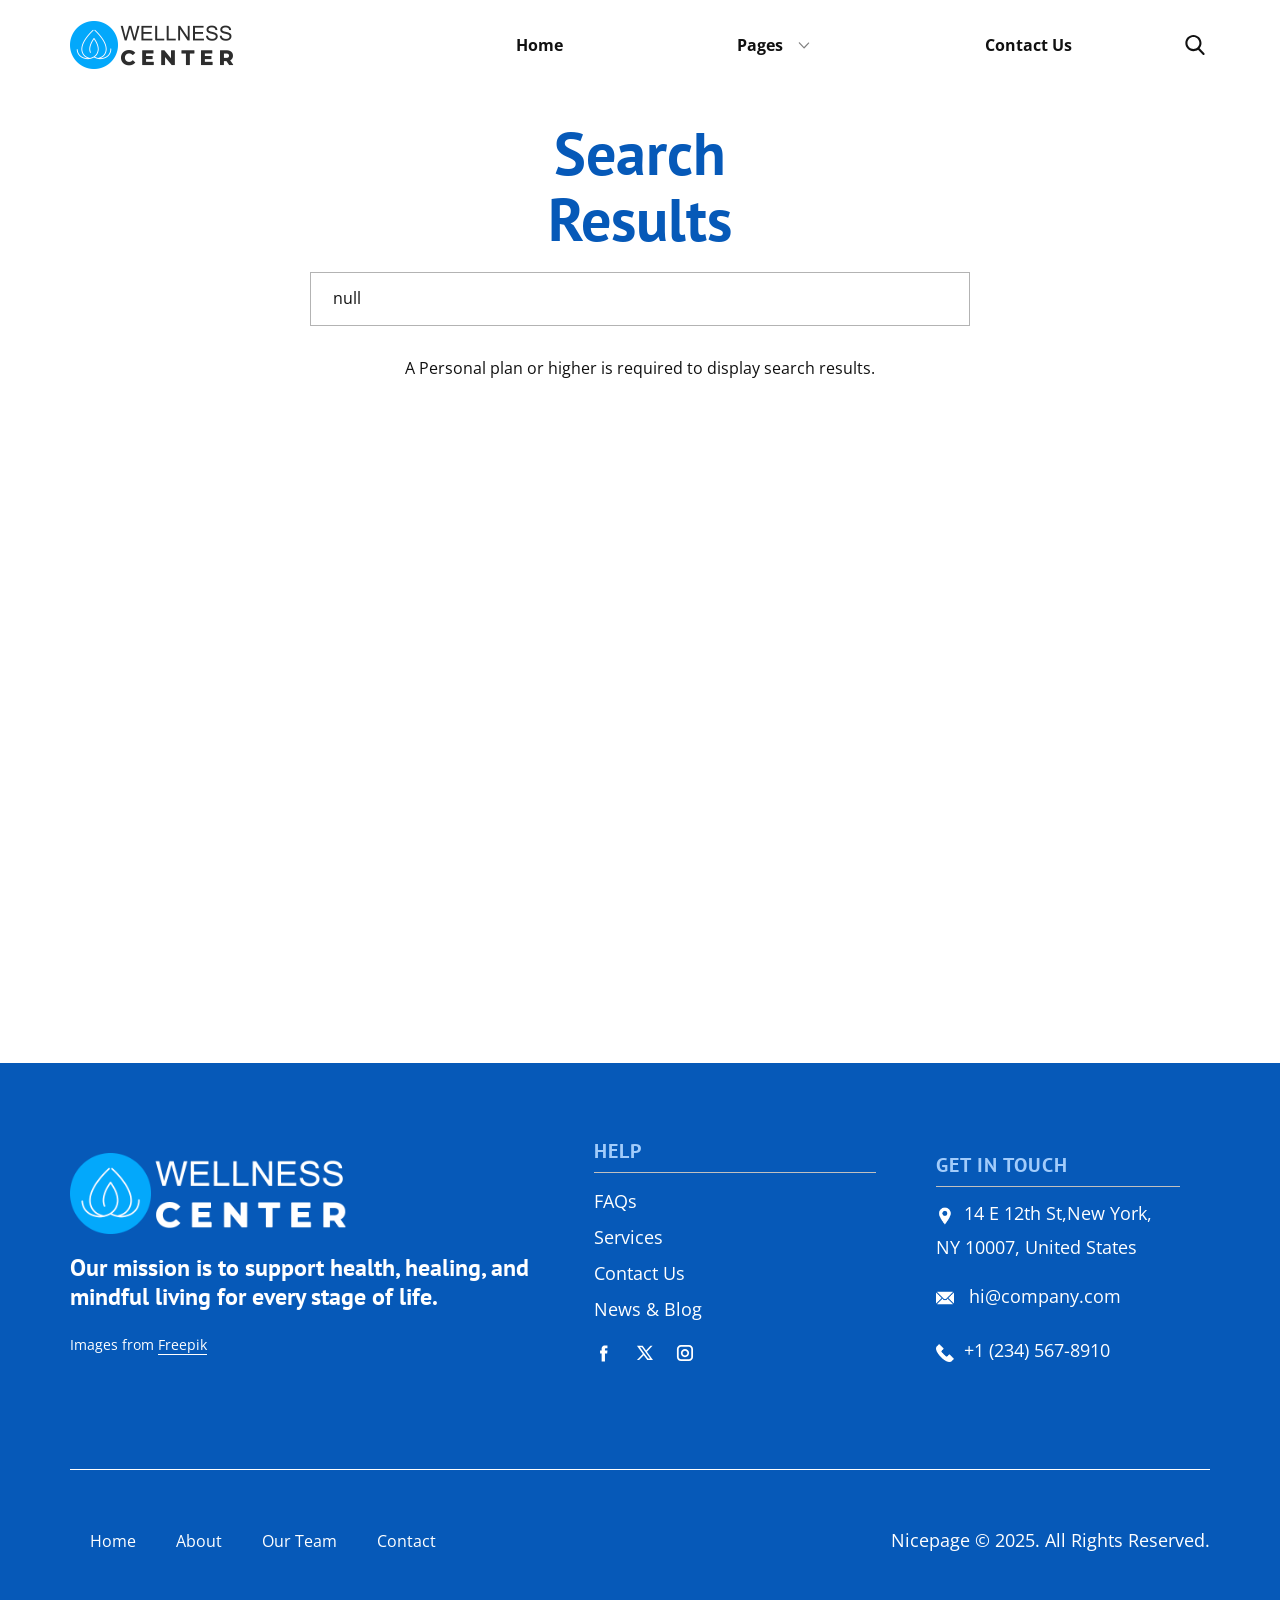
<file: search/search.html>
<!DOCTYPE html>
<html style="font-size: 16px;" lang="en"><head>
    <meta name="viewport" content="width=device-width, initial-scale=1.0">
    <meta charset="utf-8">
    <meta name="keywords" content="Search Results">
    <meta name="description" content="">
    <title>Search Page Template</title>
    <link rel="stylesheet" href="../nicepage.css" media="screen">
<link rel="stylesheet" href="../Search-Page-Template.css" media="screen">
    <script class="u-script" type="text/javascript" src="../jquery.js" defer=""></script>
    <script class="u-script" type="text/javascript" src="../nicepage.js" defer=""></script>
    <meta name="generator" content="Nicepage 8.4.0, nicepage.com">
    
    
    
    <link id="u-page-google-font" rel="stylesheet" href="https://fonts.googleapis.com/css2?display=swap&amp;family=PT+Sans:ital,wght@0,400;0,700;1,400;1,700&amp;family=Open+Sans:ital,wght@0,300;0,400;0,500;0,600;0,700;0,800;1,300;1,400;1,500;1,600;1,700;1,800">
    <script type="application/ld+json">{
		"@context": "http://schema.org",
		"@type": "Organization",
		"name": "",
		"logo": "images/logo-black.png",
		"sameAs": [
				"https://facebook.com/name",
				"https://twitter.com/name",
				"https://instagram.com/name"
		]
}</script>
    <meta name="theme-color" content="#0659b8">
    <meta name="twitter:site" content="@">
    <meta name="twitter:card" content="summary_large_image">
    <meta name="twitter:title" content="Search Page Template">
    <meta name="twitter:description" content="">
    <meta property="og:title" content="Search Page Template">
    <meta property="og:type" content="website">
  <meta data-intl-tel-input-cdn-path="intlTelInput/"></head>
  <body data-path-to-root="../" data-include-products="false" class="u-body u-xl-mode" data-lang="en"><header class="u-clearfix u-header u-header" id="header"><div class="u-clearfix u-sheet u-valign-middle u-valign-middle-xxl u-sheet-1">
        <a href="#" class="u-image u-logo u-image-1" data-image-width="656" data-image-height="192">
          <img src="../images/logo-black.png" class="u-logo-image u-logo-image-1">
        </a>
        <nav class="u-dropdown-icon u-menu u-menu-dropdown u-offcanvas u-menu-1" role="navigation" aria-label="Menu navigation">
          <div class="menu-collapse" style="font-size: 1rem; letter-spacing: 0px; font-weight: 700;">
            <a class="u-button-style u-custom-left-right-menu-spacing u-custom-padding-bottom u-custom-text-hover-color u-custom-top-bottom-menu-spacing u-hamburger-link u-nav-link u-text-active-palette-1-base u-text-hover-palette-2-base" href="#" tabindex="-1" aria-label="Open menu" aria-controls="261f">
              <svg class="u-svg-link" viewBox="0 0 24 24"><use xlink:href="#menu-hamburger"></use></svg>
              <svg class="u-svg-content" version="1.1" id="menu-hamburger" viewBox="0 0 16 16" x="0px" y="0px" xmlns:xlink="http://www.w3.org/1999/xlink" xmlns="http://www.w3.org/2000/svg"><g><rect y="1" width="16" height="2"></rect><rect y="7" width="16" height="2"></rect><rect y="13" width="16" height="2"></rect>
</g></svg>
            </a>
          </div>
          <div class="u-custom-menu u-nav-container">
            <ul class="u-nav u-unstyled u-nav-1" role="menubar"><li role="none" class="u-nav-item"><a role="menuitem" class="u-button-style u-nav-link u-text-active-palette-1-base u-text-hover-palette-1-base u-nav-link-2" href="../">Home</a>
</li><li role="none" class="u-nav-item"><a tabindex="-1" role="menuitem" class="u-button-style u-nav-link u-text-active-palette-1-base u-text-hover-palette-1-base u-nav-link-2" aria-haspopup="true" aria-current="page">Pages</a><div class="u-nav-popup"><ul role="menu" class="u-h-spacing-20 u-nav u-unstyled u-v-spacing-10" aria-label="Pages menu"><li role="none" class="u-nav-item"><a role="menuitem" class="u-active-palette-1-base u-button-style u-grey-5 u-hover-palette-1-base u-nav-link" href="../About.html">About Us</a>
</li><li role="none" class="u-nav-item"><a tabindex="-1" role="menuitem" class="u-active-palette-1-base u-button-style u-grey-5 u-hover-palette-1-base u-nav-link" href="#">Our Team</a>
</li><li role="none" class="u-nav-item"><a role="menuitem" class="u-active-palette-1-base u-button-style u-grey-5 u-hover-palette-1-base u-nav-link" href="../FAQ-Page.html">FAQ</a>
</li></ul>
</div>
</li><li role="none" class="u-nav-item"><a tabindex="-1" role="menuitem" class="u-button-style u-nav-link u-text-active-palette-1-base u-text-hover-palette-1-base u-nav-link-2" href="#">Contact Us</a>
</li></ul>
          </div>
          <div class="u-custom-menu u-nav-container-collapse" id="261f" role="region" aria-label="Menu panel">
            <div class="u-black u-container-style u-inner-container-layout u-opacity u-opacity-95 u-sidenav">
              <div class="u-inner-container-layout u-sidenav-overflow">
                <div class="u-menu-close" tabindex="-1" aria-label="Close menu"></div>
                <ul class="u-align-center u-nav u-popupmenu-items u-unstyled u-nav-3" role="menubar"><li role="none" class="u-nav-item"><a role="menuitem" class="u-button-style u-nav-link" href="../">Home</a>
</li><li role="none" class="u-nav-item"><a tabindex="-1" role="menuitem" class="u-button-style u-nav-link" aria-haspopup="true" aria-current="page">Pages</a><div class="u-nav-popup"><ul role="menu" class="u-h-spacing-20 u-nav u-unstyled u-v-spacing-10" aria-label="Pages menu"><li role="none" class="u-nav-item"><a role="menuitem" class="u-button-style u-nav-link" href="../About.html">About Us</a>
</li><li role="none" class="u-nav-item"><a tabindex="-1" role="menuitem" class="u-button-style u-nav-link" href="#">Our Team</a>
</li><li role="none" class="u-nav-item"><a role="menuitem" class="u-button-style u-nav-link" href="../FAQ-Page.html">FAQ</a>
</li></ul>
</div>
</li><li role="none" class="u-nav-item"><a tabindex="-1" role="menuitem" class="u-button-style u-nav-link" href="#">Contact Us</a>
</li></ul>
              </div>
            </div>
            <div class="u-black u-menu-overlay u-opacity u-opacity-70"></div>
          </div>
        </nav>
        <form action="#" class="u-search u-search-layout-icon u-search-left u-search-1" data-search-token="no-license" data-href="../search/search.html" data-page-id="992012222">
          <div class="u-search-overlay"></div>
          <button class="u-search-button" type="submit"><span class="u-search-icon u-search-icon-1">
              <svg class="u-svg-link" preserveAspectRatio="xMidYMin slice" viewBox="0 0 56.966 56.966"><use xlink:href="#svg-8e85"></use></svg>
              <svg xmlns="http://www.w3.org/2000/svg" xmlns:xlink="http://www.w3.org/1999/xlink" version="1.1" id="svg-8e85" x="0px" y="0px" viewBox="0 0 56.966 56.966" style="enable-background:new 0 0 56.966 56.966;" xml:space="preserve" class="u-svg-content"><path d="M55.146,51.887L41.588,37.786c3.486-4.144,5.396-9.358,5.396-14.786c0-12.682-10.318-23-23-23s-23,10.318-23,23  s10.318,23,23,23c4.761,0,9.298-1.436,13.177-4.162l13.661,14.208c0.571,0.593,1.339,0.92,2.162,0.92  c0.779,0,1.518-0.297,2.079-0.837C56.255,54.982,56.293,53.08,55.146,51.887z M23.984,6c9.374,0,17,7.626,17,17s-7.626,17-17,17  s-17-7.626-17-17S14.61,6,23.984,6z"></path></svg></span>
          </button>
          <input class="u-search-input" type="search" name="search" value="" placeholder="Search">
        </form>
      </div></header>
    <section class="u-clearfix u-section-1" id="block-2">
      <div class="u-clearfix u-sheet u-sheet-1">
        <h2 class="u-align-center u-text u-text-1"> Search Results</h2>
        <form action="#" class="u-border-1 u-border-grey-30 u-search u-search-left u-white u-search-1" data-search-token="no-license" data-href="../search/search.html" data-page-id="992012222">
          <button class="u-search-button" type="submit"><span class="u-search-icon u-spacing-10">
              <svg class="u-svg-link" preserveAspectRatio="xMidYMin slice" viewBox="0 0 56.966 56.966"><use xlink:href="#svg-6a57"></use></svg>
              <svg xmlns="http://www.w3.org/2000/svg" xmlns:xlink="http://www.w3.org/1999/xlink" version="1.1" id="svg-6a57" x="0px" y="0px" viewBox="0 0 56.966 56.966" style="enable-background:new 0 0 56.966 56.966;" xml:space="preserve" class="u-svg-content"><path d="M55.146,51.887L41.588,37.786c3.486-4.144,5.396-9.358,5.396-14.786c0-12.682-10.318-23-23-23s-23,10.318-23,23  s10.318,23,23,23c4.761,0,9.298-1.436,13.177-4.162l13.661,14.208c0.571,0.593,1.339,0.92,2.162,0.92  c0.779,0,1.518-0.297,2.079-0.837C56.255,54.982,56.293,53.08,55.146,51.887z M23.984,6c9.374,0,17,7.626,17,17s-7.626,17-17,17  s-17-7.626-17-17S14.61,6,23.984,6z"></path></svg></span>
          </button>
          <input class="u-search-input" type="search" name="search" value="" placeholder="Search">
        </form><!--blog--><!--blog_options_json--><!--{"type":"Recent","source":"","tags":"","count":"3"}--><!--/blog_options_json-->
        <div class="u-blog u-expanded-width u-layout-grid u-search-results u-blog-1" data-items-per-page="1" data-max-items="3">
          <div class="u-list-control"></div>
          <div class="u-repeater u-repeater-1"><!--blog_post-->
            <div class="u-align-left u-blog-post u-container-align-left u-container-style u-repeater-item u-search-result">
              <div class="u-container-layout u-similar-container u-container-layout-1"><!--blog_post_header-->
                <h4 class="u-blog-control u-text u-text-palette-1-base u-text-2">
                  <a class="u-post-header-link" href="../blog/post-5.html"><!--blog_post_header_content-->Search Result 1<!--/blog_post_header_content--></a>
                </h4><!--/blog_post_header--><!--blog_post_content-->
                <div class="u-blog-control u-post-content u-text u-text-3"><!--blog_post_content_content-->Paragraph. Lorem ipsum dolor sit amet, consectetur adipiscing elit. Curabitur id suscipit ex. Suspendisse rhoncus laoreet purus quis elementum. Phasellus sed efficitur dolor, et ultricies sapien. Quisque fringilla sit amet dolor commodo efficitur. Aliquam et sem odio. In ullamcorper nisi nunc, et molestie ipsum iaculis sit amet.<!--/blog_post_content_content--></div><!--/blog_post_content-->
              </div>
            </div><!--/blog_post--><!--blog_post-->
            <div class="u-align-left u-blog-post u-container-align-left u-container-style u-repeater-item u-search-result">
              <div class="u-container-layout u-similar-container u-container-layout-2"><!--blog_post_header-->
                <h4 class="u-blog-control u-text u-text-palette-1-base u-text-4">
                  <a class="u-post-header-link" href="../blog/post-4.html"><!--blog_post_header_content-->Search Result 2<!--/blog_post_header_content--></a>
                </h4><!--/blog_post_header--><!--blog_post_content-->
                <div class="u-blog-control u-post-content u-text u-text-5"><!--blog_post_content_content-->Paragraph. Lorem ipsum dolor sit amet, consectetur adipiscing elit. Curabitur id suscipit ex. Suspendisse rhoncus laoreet purus quis elementum. Phasellus sed efficitur dolor, et ultricies sapien. Quisque fringilla sit amet dolor commodo efficitur. Aliquam et sem odio. In ullamcorper nisi nunc, et molestie ipsum iaculis sit amet.<!--/blog_post_content_content--></div><!--/blog_post_content-->
              </div>
            </div><!--/blog_post--><!--blog_post-->
            <div class="u-align-left u-blog-post u-container-align-left u-container-style u-repeater-item u-search-result">
              <div class="u-container-layout u-similar-container u-container-layout-3"><!--blog_post_header-->
                <h4 class="u-blog-control u-text u-text-palette-1-base u-text-6">
                  <a class="u-post-header-link" href="../blog/post-3.html"><!--blog_post_header_content-->Search Result 3<!--/blog_post_header_content--></a>
                </h4><!--/blog_post_header--><!--blog_post_content-->
                <div class="u-blog-control u-post-content u-text u-text-7"><!--blog_post_content_content-->Paragraph. Lorem ipsum dolor sit amet, consectetur adipiscing elit. Curabitur id suscipit ex. Suspendisse rhoncus laoreet purus quis elementum. Phasellus sed efficitur dolor, et ultricies sapien. Quisque fringilla sit amet dolor commodo efficitur. Aliquam et sem odio. In ullamcorper nisi nunc, et molestie ipsum iaculis sit amet.<!--/blog_post_content_content--></div><!--/blog_post_content-->
              </div>
            </div><!--/blog_post-->
          </div>
          <div class="u-list-control"></div>
        </div><!--/blog-->
      </div>
    </section>
    
    
    
    <footer class="u-align-center-sm u-align-center-xs u-clearfix u-container-align-center u-footer u-palette-1-base" id="footer"><div class="u-clearfix u-sheet u-valign-middle u-sheet-1">
        <div class="data-layout-selected u-clearfix u-expanded-width u-layout-wrap u-layout-wrap-1">
          <div class="u-gutter-0 u-layout">
            <div class="u-layout-row">
              <div class="u-container-align-left u-container-style u-layout-cell u-shape-rectangle u-size-26-lg u-size-26-xl u-size-26-xxl u-size-40-md u-size-40-sm u-size-40-xs u-layout-cell-1">
                <div class="u-container-layout u-valign-top u-container-layout-1">
                  <a href="" class="u-image u-logo u-image-1" data-image-width="656" data-image-height="192">
                    <img src="../images/logo-white-1.png" class="u-logo-image u-logo-image-1">
                  </a>
                  <h4 class="u-align-left u-text u-text-default u-text-1"> Our mission is to support health, healing, and mindful living for every stage of life.</h4>
                  <p class="u-align-left u-text u-text-2">Images from <a href="https://www.freepik.com/" class="u-active-none u-border-1 u-border-active-palette-1-base u-border-hover-palette-1-base u-border-no-left u-border-no-right u-border-no-top u-border-white u-btn u-button-link u-button-style u-hover-none u-none u-text-body-alt-color u-btn-1" target="_blank" data-animation-name="" data-animation-duration="0" data-animation-delay="0" data-animation-direction="">Freepik</a>
                  </p>
                </div>
              </div>
              <div class="u-container-style u-layout-cell u-shape-rectangle u-size-18-lg u-size-18-xl u-size-18-xxl u-size-20-md u-size-20-sm u-size-20-xs u-layout-cell-2">
                <div class="u-container-layout u-valign-top u-container-layout-2">
                  <h5 class="u-align-left u-text u-text-3"> Help</h5>
                  <div class="u-align-left u-border-1 u-border-grey-25 u-border-no-bottom u-border-no-left u-expanded-width u-line u-line-horizontal u-line-1"></div>
                  <p class="u-align-left u-text u-text-4">
                    <a href="#" class="u-active-none u-border-1 u-border-active-white u-border-hover-white u-border-no-left u-border-no-right u-border-no-top u-btn u-button-link u-button-style u-hover-none u-none u-text-active-grey-10 u-text-body-alt-color u-text-hover-grey-10 u-btn-2" title="#" data-animation-name="" data-animation-duration="0" data-animation-delay="0" data-animation-direction=""> FAQs</a>
                    <a href="#" class="u-active-none u-border-1 u-border-active-white u-border-hover-white u-border-no-left u-border-no-right u-border-no-top u-btn u-button-link u-button-style u-hover-none u-none u-text-active-grey-10 u-text-body-alt-color u-text-hover-grey-10 u-btn-3" title="#" data-animation-name="" data-animation-duration="0" data-animation-delay="0" data-animation-direction="">
                      <br>Services
                    </a>
                    <br>
                    <a href="#" class="u-active-none u-border-1 u-border-active-white u-border-hover-white u-border-no-left u-border-no-right u-border-no-top u-btn u-button-link u-button-style u-hover-none u-none u-text-active-grey-10 u-text-body-alt-color u-text-hover-grey-10 u-btn-4" title="#" data-animation-name="" data-animation-duration="0" data-animation-delay="0" data-animation-direction=""> Contact Us<br>
                    </a>
                    <a href="#" class="u-active-none u-border-1 u-border-active-white u-border-hover-white u-border-no-left u-border-no-right u-border-no-top u-btn u-button-link u-button-style u-hover-none u-none u-text-active-grey-10 u-text-body-alt-color u-text-hover-grey-10 u-btn-5" data-animation-name="" data-animation-duration="0" data-animation-delay="0" data-animation-direction=""> News &amp; Blog</a>
                    <br>
                  </p>
                  <div class="u-social-icons u-social-icons-1">
                    <a class="u-social-url" title="facebook" target="_blank" href="https://facebook.com/name"><span class="u-icon u-social-facebook u-social-icon u-text-white u-icon-1"><svg class="u-svg-link" preserveAspectRatio="xMidYMin slice" viewBox="0 0 112 112" style=""><use xlink:href="#svg-58df"></use></svg><svg class="u-svg-content" viewBox="0 0 112 112" x="0" y="0" id="svg-58df"><path fill="currentColor" d="M75.5,28.8H65.4c-1.5,0-4,0.9-4,4.3v9.4h13.9l-1.5,15.8H61.4v45.1H42.8V58.3h-8.8V42.4h8.8V32.2
c0-7.4,3.4-18.8,18.8-18.8h13.8v15.4H75.5z"></path></svg></span>
                    </a>
                    <a class="u-social-url" title="twitter" target="_blank" href="https://twitter.com/name"><span class="u-icon u-social-icon u-social-twitter u-text-white u-icon-2"><svg class="u-svg-link" preserveAspectRatio="xMidYMin slice" viewBox="0 0 112.2 112.2" style=""><use xlink:href="#svg-e10a"></use></svg><svg class="u-svg-content" viewBox="0 0 112.2 112.2" x="0px" y="0px" id="svg-e10a"><path d="M67.1,49.1L98.6,16h-12L62,42L43.2,16H11l32.8,45.2L11,96h11.6l26.3-27.7L69.1,96H101L67.1,49.1z M55,61.9l-5.1-7L27.5,24.4
	h11.4l17.3,23.8l5.1,7.1l23.4,32.2H73.8L55,61.9z"></path></svg></span>
                    </a>
                    <a class="u-social-url" title="instagram" target="_blank" href="https://instagram.com/name"><span class="u-icon u-social-icon u-social-instagram u-text-white u-icon-3"><svg class="u-svg-link" preserveAspectRatio="xMidYMin slice" viewBox="0 0 112 112" style=""><use xlink:href="#svg-3bdf"></use></svg><svg class="u-svg-content" viewBox="0 0 112 112" x="0" y="0" id="svg-3bdf"><path fill="currentColor" d="M55.9,32.9c-12.8,0-23.2,10.4-23.2,23.2s10.4,23.2,23.2,23.2s23.2-10.4,23.2-23.2S68.7,32.9,55.9,32.9z
	 M55.9,69.4c-7.4,0-13.3-6-13.3-13.3c-0.1-7.4,6-13.3,13.3-13.3s13.3,6,13.3,13.3C69.3,63.5,63.3,69.4,55.9,69.4z"></path><path fill="currentColor" d="M78.2,11H33.5C21,11,10.8,21.3,10.8,33.7v44.7c0,12.6,10.2,22.8,22.7,22.8h44.7c12.6,0,22.7-10.2,22.7-22.7
	V33.7C100.8,21.1,90.6,11,78.2,11z M91,78.4c0,7.1-5.8,12.8-12.8,12.8H33.5c-7.1,0-12.8-5.8-12.8-12.8V33.7
	c0-7.1,5.8-12.8,12.8-12.8h44.7c7.1,0,12.8,5.8,12.8,12.8V78.4z"></path></svg></span>
                    </a>
                  </div>
                </div>
              </div>
              <div class="u-container-style u-layout-cell u-shape-rectangle u-size-16-lg u-size-16-xl u-size-16-xxl u-size-60-md u-size-60-sm u-size-60-xs u-layout-cell-3">
                <div class="u-container-layout u-valign-top u-container-layout-3">
                  <h5 class="u-align-left u-text u-text-5"> Get In Touch</h5>
                  <div class="u-align-left u-border-1 u-border-grey-25 u-border-no-bottom u-border-no-left u-expanded-width u-line u-line-horizontal u-line-2" data-animation-name="" data-animation-duration="0" data-animation-delay="0" data-animation-direction=""></div>
                  <p class="u-align-left u-text u-text-6"><span class="u-file-icon u-icon u-text-white u-icon-4"><img src="../images/1-b26c8bb7.png" alt=""></span>&nbsp;​​​​14 E 12th St,New York, NY 10007, United States
                  </p>
                  <p class="u-align-left u-text u-text-default u-text-7"><span class="u-file-icon u-icon u-text-white u-icon-5"><img src="../images/2-a85e65c4.png" alt=""></span>&nbsp; <a href="mailto:hi@car.repair.com" class="u-active-none u-border-1 u-border-active-white u-border-hover-white u-border-no-left u-border-no-right u-border-no-top u-btn u-button-link u-button-style u-hover-none u-none u-text-active-grey-10 u-text-body-alt-color u-text-hover-grey-10 u-btn-6" data-animation-name="" data-animation-duration="0" data-animation-delay="0" data-animation-direction="">hi@company.com</a>
                  </p>
                  <p class="u-align-left u-text u-text-8">
                    <a href="tel:+12345678910" class="u-active-none u-border-1 u-border-active-white u-border-hover-white u-border-no-left u-border-no-right u-border-no-top u-btn u-button-link u-button-style u-hover-none u-none u-text-active-grey-10 u-text-body-alt-color u-text-hover-grey-10 u-btn-7" data-animation-name="" data-animation-duration="0" data-animation-delay="0" data-animation-direction=""><span class="u-file-icon u-icon u-text-white u-icon-6"><img src="../images/3-c91f3b92.png" alt=""></span>&nbsp;​+1 (234) 567-8910
                    </a>
                  </p>
                </div>
              </div>
            </div>
          </div>
        </div>
        <div class="u-align-center u-border-1 u-border-white u-expanded-width u-line u-line-horizontal u-line-3"></div>
        <div class="data-layout-selected u-clearfix u-expanded-width u-layout-custom-xs u-layout-wrap u-layout-wrap-2">
          <div class="u-layout">
            <div class="u-layout-row">
              <div class="u-container-style u-layout-cell u-size-14-xs u-size-30-lg u-size-30-xl u-size-30-xxl u-size-60-md u-size-60-sm u-layout-cell-4">
                <div class="u-container-layout u-valign-middle u-container-layout-4">
                  <nav class="u-menu u-menu-dropdown u-offcanvas u-menu-1" data-responsive-from="XS" role="navigation">
                    <div class="menu-collapse">
                      <a class="u-button-style u-hamburger-link u-nav-link" aria-label="Open menu" aria-controls="e226" href="#">
                        <svg class="u-svg-link" viewBox="0 0 24 24"><use xlink:href="#svg-23e0"></use></svg>
                        <svg class="u-svg-content" version="1.1" id="svg-23e0" viewBox="0 0 16 16" x="0px" y="0px" xmlns:xlink="http://www.w3.org/1999/xlink" xmlns="http://www.w3.org/2000/svg"><g><rect y="1" width="16" height="2"></rect><rect y="7" width="16" height="2"></rect><rect y="13" width="16" height="2"></rect>
</g></svg>
                      </a>
                    </div>
                    <div class="u-custom-menu u-nav-container">
                      <ul class="u-nav u-unstyled" role="menubar"><li class="u-nav-item" role="none"><a class="u-button-style u-nav-link" href="#" tabindex="-1" role="menuitem" aria-haspopup="true" aria-expanded="false">Home</a>
</li><li class="u-nav-item" role="none"><a class="u-button-style u-nav-link" href="#" tabindex="-1" role="menuitem">About</a>
</li><li class="u-nav-item" role="none"><a class="u-button-style u-nav-link" href="#" tabindex="-1" role="menuitem">Our Team</a>
</li><li class="u-nav-item" role="none"><a class="u-button-style u-nav-link" href="#" tabindex="-1" role="menuitem">Contact</a>
</li></ul>
                    </div>
                    <div id="e226" role="region" aria-label="Menu panel" class="u-custom-menu u-nav-container-collapse">
                      <div class="u-black u-container-style u-inner-container-layout u-opacity u-opacity-95 u-sidenav">
                        <div class="u-inner-container-layout u-sidenav-overflow">
                          <div class="u-menu-close" aria-label="Close menu"></div>
                          <ul class="u-align-center u-nav u-popupmenu-items u-unstyled u-nav-2"><li class="u-nav-item"><a class="u-button-style u-nav-link" href="#">Home</a>
</li><li class="u-nav-item"><a class="u-button-style u-nav-link" href="#">About</a>
</li><li class="u-nav-item"><a class="u-button-style u-nav-link" href="#">Our Team</a>
</li><li class="u-nav-item"><a class="u-button-style u-nav-link" href="#">Contact</a>
</li></ul>
                        </div>
                      </div>
                      <div class="u-black u-menu-overlay u-opacity u-opacity-70"></div>
                    </div>
                    <style class="menu-style">@media (max-width: 539px) {
                    [data-responsive-from="XS"] .u-nav-container {
                        display: none;
                    }
                    [data-responsive-from="XS"] .menu-collapse {
                        display: block;
                    }
                }</style>
                  </nav>
                </div>
              </div>
              <div class="u-container-align-left-md u-container-align-left-sm u-container-align-left-xs u-container-align-right-lg u-container-align-right-xl u-container-align-right-xxl u-container-style u-layout-cell u-size-30-lg u-size-30-xl u-size-30-xxl u-size-46-xs u-size-60-md u-size-60-sm u-layout-cell-5">
                <div class="u-container-layout u-valign-middle u-container-layout-5">
                  <p class="u-align-left-md u-align-left-sm u-align-left-xs u-align-right-lg u-align-right-xl u-align-right-xxl u-text u-text-default u-text-9">Nicepage © 2025. All Rights Reserved.</p>
                </div>
              </div>
            </div>
          </div>
        </div>
      </div></footer>
    <section class="u-backlink u-clearfix u-grey-80"></section>
  
</body></html>
</file>
